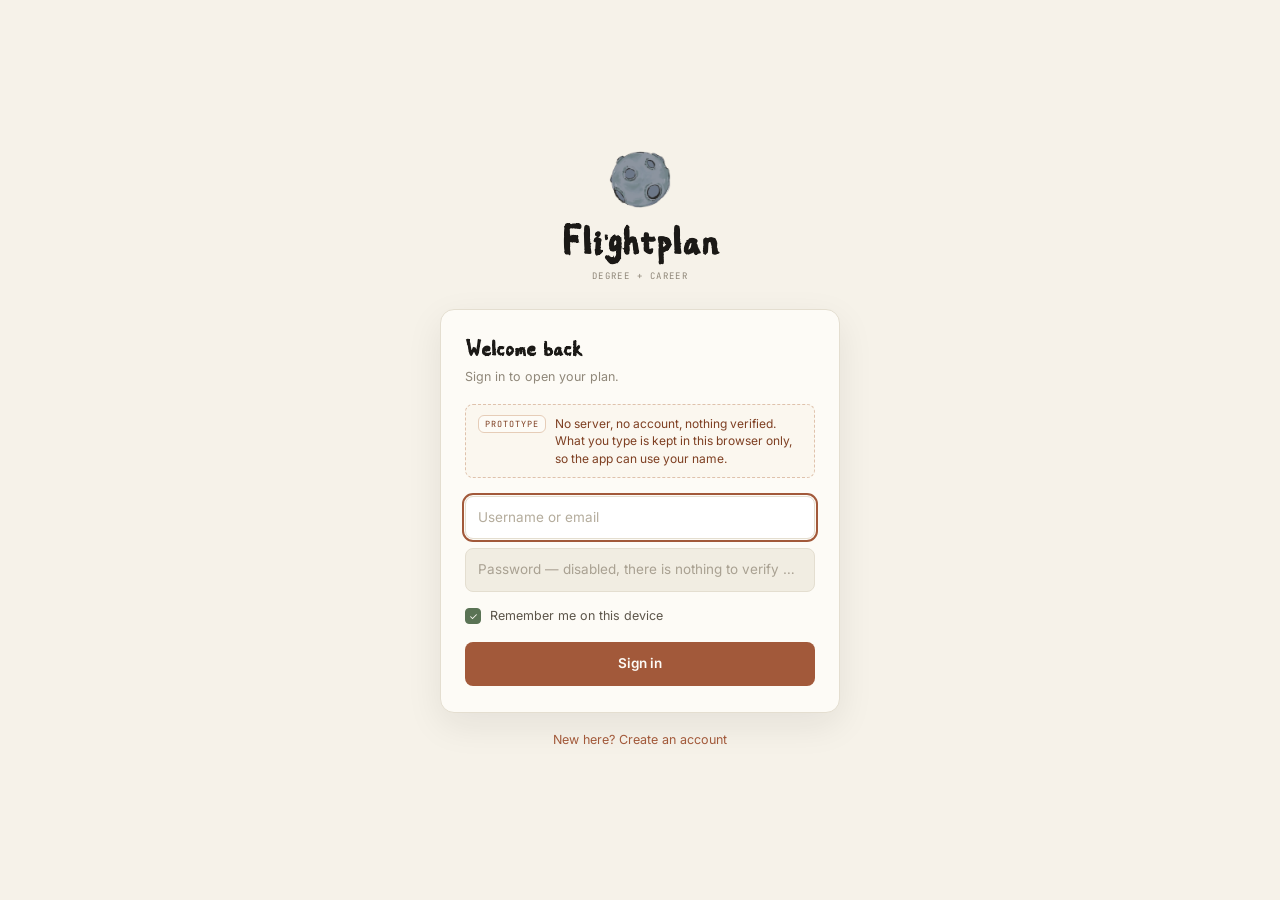
<file: site/index.html>
<!DOCTYPE html>
<html lang="en">
<head>
<meta charset="utf-8">
<meta name="viewport" content="width=device-width, initial-scale=1">
<title>Home · Flightplan</title>
<script>
/* Theme bootstrap. Runs before any stylesheet paints, so a page opened in the
   NYU theme never flashes the default palette first; js/sidebar.js owns the
   toggle and keeps this in sync. */
try {
  if (localStorage.getItem('flightplan.brand') === 'nyu') {
    document.documentElement.setAttribute('data-brand', 'nyu');
    var l = document.createElement('link');
    l.rel = 'stylesheet';
    l.setAttribute('data-nyu-fonts', '');
    l.href = 'https://fonts.googleapis.com/css2?family=Frank+Ruhl+Libre:wght@400;500;700&family=Montserrat:wght@400;500;600;700&display=swap';
    document.head.appendChild(l);
  }
} catch (e) { /* storage blocked: the default theme stands */ }
</script>
<link rel="preconnect" href="https://fonts.googleapis.com">
<link rel="preconnect" href="https://fonts.gstatic.com" crossorigin>
<link href="https://fonts.googleapis.com/css2?family=Caveat:wght@400..700&family=Inter:wght@400;500;600;700&family=Patrick+Hand&family=Playfair+Display:wght@500;600;700&family=Playpen+Sans:wght@400;500&display=swap" rel="stylesheet">
<link rel="stylesheet" href="css/base.css?v=2f6bd6be">
<link rel="stylesheet" href="css/schedule.css?v=1baec03f">
<link rel="stylesheet" href="css/home.css?v=1a6577ec">
</head>
<body class="page-home">

<div class="app">

  <!-- Canonical sidebar — identical on every page (Figma Home frame 388:1275) -->
  <aside class="sidebar">
    <div class="sidebar__brand">
      <img class="sidebar__mark" src="assets/b/brand-rock.webp" alt="" width="40" height="37">
      <p class="sidebar__title">Flightplan</p>
      <p class="sidebar__tagline">DEGREE&nbsp;+&nbsp;CAREER</p>
    </div>
    <!-- Phones (≤ 900px): the three-bar button top right opens the menu. The
         handler is inline on purpose, so the button works even when a phone
         still has an older cached js/sidebar.js. -->
    <button class="sidebar__menu-btn" type="button" aria-expanded="false" aria-label="Open menu"
            onclick="var b=this.closest('.sidebar'),o=!b.classList.contains('is-open');b.classList.toggle('is-open',o);document.body.classList.toggle('nav-open',o);this.setAttribute('aria-expanded',o);this.setAttribute('aria-label',o?'Close menu':'Open menu')"><span></span><span></span><span></span></button>
    <nav class="sidebar__nav">
      <a class="sidebar__link is-active" href="index.html" aria-current="page">Home</a>
      <a class="sidebar__link" href="planner.html">Planner</a>
      <a class="sidebar__link" href="plan.html">Goals</a>
      <a class="sidebar__link" href="career.html">Career</a>
      <a class="sidebar__link" href="alumni.html">Alumni</a>
      <a class="sidebar__link" href="visa.html">Visa</a>
    </nav>
    <!-- THIS TERM (build B §3.4). Seeded values match Home and Profile;
         js/sidebar.js repaints them from the store on load. -->
    <div class="sidebar__term">
      <p class="term__label">THIS TERM</p>
      <p class="term__line"><span data-term-label>Fall 2026</span> · <span data-term-inprog>18</span> <span data-term-unit>credits</span> in progress</p>
      <p class="term__pct"><span class="term__pct-num" data-term-pct>35%</span><span class="term__pct-cap">of the degree</span></p>
      <div class="term__bar">
        <div class="term__bar-done" data-term-bar-done style="width:35%"></div>
        <div class="term__bar-prog" data-term-bar-prog style="width:13%"></div>
      </div>
    </div>
    <div class="sidebar__foot">
      <a class="sidebar__avatar avatar" href="profile.html" aria-label="Your profile">
        <span class="avatar__initials" data-avatar-initials aria-hidden="true">JL</span>
      </a>
    </div>
  </aside>

  <main class="main">

    <section class="semester">
      <div class="semester__head">
        <div class="semester__avatar avatar avatar--lg" data-avatar-initials aria-hidden="true">JL</div>
        <div>
          <h1 class="semester__hello">Welcome back, <span data-identity-first>Jordan</span></h1>
          <!-- Term label and credits come from readTerm() via js/sidebar.js's
               paintSidebar(); the seeded text is the no-JS fallback. -->
          <p class="semester__meta">Sophomore · Computer Science · Class of 2029&nbsp; —&nbsp; <span data-term-label>Fall 2026</span>, <span data-term-inprog>18</span> <span data-term-unit>credits</span> in progress</p>
        </div>
      </div>

      <p class="eyebrow semester__eyebrow">This semester's courses</p>

      <div class="schedule">
        <div class="courses">
          <div class="course course--cs">
            <p class="course__code">CS 210</p>
            <p class="course__name">Data Structures &amp; Algorithms</p>
            <p class="course__credits">4 credits</p>
          </div>
          <div class="course course--math">
            <p class="course__code">MATH 152</p>
            <p class="course__name">Calculus II</p>
            <p class="course__credits">4 credits</p>
          </div>
          <div class="course course--phys">
            <p class="course__code">PHYS 141</p>
            <p class="course__name">Mechanics</p>
            <p class="course__credits">4 credits</p>
          </div>
          <div class="course course--engl">
            <p class="course__code">ENGL 220</p>
            <p class="course__name">Writing</p>
            <p class="course__credits">3 credits</p>
          </div>
          <div class="course course--psy">
            <p class="course__code">PSY 10</p>
            <p class="course__name">Intro to Psych</p>
            <p class="course__credits">3 credits</p>
          </div>
        </div>

        <div class="week">
          <div class="week__rows">
            <div class="week__row" style="top:0px"><span class="week__hour">8 AM</span></div>
            <div class="week__row" style="top:30px"><span class="week__hour">9 AM</span></div>
            <div class="week__row" style="top:59px"><span class="week__hour">10 AM</span></div>
            <div class="week__row" style="top:90px"><span class="week__hour">11 AM</span></div>
            <div class="week__row" style="top:119px"><span class="week__hour">12 PM</span></div>
            <div class="week__row" style="top:149px"><span class="week__hour">1 PM</span></div>
            <div class="week__row" style="top:179px"><span class="week__hour">2 PM</span></div>
            <div class="week__row" style="top:208px"><span class="week__hour">3 PM</span></div>
            <div class="week__row" style="top:239px"><span class="week__hour">4 PM</span></div>
            <div class="week__row" style="top:268px"><span class="week__hour">5 PM</span></div>
            <div class="week__row" style="top:298px"><span class="week__hour">6 PM</span></div>
          </div>

          <div class="week__cols">
            <div class="week__col"></div><div class="week__col"></div><div class="week__col"></div>
            <div class="week__col"></div><div class="week__col"></div><div class="week__col"></div>
            <div class="week__col"></div>
          </div>

          <div class="block block--cs"   style="left:calc(100%/7*1 + 3px);top:60px;height:24px">CS 210</div>
          <div class="block block--cs"   style="left:calc(100%/7*3 + 3px);top:60px;height:24px">CS 210</div>
          <div class="block block--cs"   style="left:calc(100%/7*5 + 3px);top:60px;height:24px">CS 210</div>

          <div class="block block--engl" style="left:calc(100%/7*2 + 3px);top:45px;height:37px">ENGL 220</div>
          <div class="block block--engl" style="left:calc(100%/7*4 + 3px);top:45px;height:37px">ENGL 220</div>

          <div class="block block--phys" style="left:calc(100%/7*1 + 3px);top:149px;height:25px">PHYS 141</div>
          <div class="block block--phys" style="left:calc(100%/7*3 + 3px);top:149px;height:25px">PHYS 141</div>
          <div class="block block--phys" style="left:calc(100%/7*5 + 3px);top:149px;height:25px">PHYS 141</div>

          <div class="block block--math" style="left:calc(100%/7*2 + 3px);top:149px;height:37px">MATH 152</div>
          <div class="block block--math" style="left:calc(100%/7*4 + 3px);top:149px;height:37px">MATH 152</div>

          <div class="block block--psy"  style="left:calc(100%/7*1 + 3px);top:209px;height:24px">PSY 10</div>
          <div class="block block--psy"  style="left:calc(100%/7*3 + 3px);top:209px;height:24px">PSY 10</div>
          <div class="block block--psy"  style="left:calc(100%/7*5 + 3px);top:209px;height:24px">PSY 10</div>

          <div class="week__days">
            <span>Sun</span><span>Mon</span><span>Tue</span><span>Wed</span>
            <span>Thu</span><span>Fri</span><span>Sat</span>
          </div>
        </div>
      </div>
    </section>

    <div class="home-lower">

      <!-- Build B's Saved &amp; Applied. Its stage rail is four flex:1 segments
           spanning the card rather than four fixed 90px blocks, and the note
           sits under the rail instead of beside it — which is what lets the
           whole thing hold together once the pigeon's reserved column is gone. -->
      <section class="pipeline" data-card-link="career.html">
        <p class="pipeline__eyebrow">CAREER</p>
        <h2 class="pipeline__title"><a href="career.html">Saved &amp; Applied</a></h2>

        <article class="appl">
          <div class="appl__head">
            <span class="appl__title">Software Engineering Intern</span>
            <span class="appl__tag appl__tag--interview">INTERVIEW</span>
          </div>
          <p class="appl__meta">Google Inc. · Remote · Apply by Sep 15</p>
          <div class="stages" data-stage="3">
            <div class="stage is-done"><div class="stage__bar"></div><span class="stage__label">SAVED</span></div>
            <div class="stage is-done"><div class="stage__bar"></div><span class="stage__label">APPLIED</span></div>
            <div class="stage is-done"><div class="stage__bar"></div><span class="stage__label">INTERVIEW</span></div>
            <div class="stage"><div class="stage__bar"></div><span class="stage__label">OFFER</span></div>
          </div>
          <p class="appl__note appl__note--alert">Interview in 3 days — prep notes</p>
        </article>

        <article class="appl">
          <div class="appl__head">
            <span class="appl__title">UX Research Assistant</span>
            <span class="appl__tag appl__tag--applied">APPLIED</span>
          </div>
          <p class="appl__meta">Startup · On-site · Apply by Sep 20</p>
          <div class="stages" data-stage="2">
            <div class="stage is-done"><div class="stage__bar"></div><span class="stage__label">SAVED</span></div>
            <div class="stage is-done"><div class="stage__bar"></div><span class="stage__label">APPLIED</span></div>
            <div class="stage"><div class="stage__bar"></div><span class="stage__label">INTERVIEW</span></div>
            <div class="stage"><div class="stage__bar"></div><span class="stage__label">OFFER</span></div>
          </div>
          <p class="appl__note appl__note--warn">No response in 12 days</p>
        </article>

        <article class="appl">
          <div class="appl__head">
            <span class="appl__title">Data Analyst, Summer Program</span>
            <span class="appl__tag appl__tag--saved">SAVED</span>
          </div>
          <p class="appl__meta">Apple · Hybrid · Apply by Oct 1</p>
          <div class="stages" data-stage="1">
            <div class="stage is-done"><div class="stage__bar"></div><span class="stage__label">SAVED</span></div>
            <div class="stage"><div class="stage__bar"></div><span class="stage__label">APPLIED</span></div>
            <div class="stage"><div class="stage__bar"></div><span class="stage__label">INTERVIEW</span></div>
            <div class="stage"><div class="stage__bar"></div><span class="stage__label">OFFER</span></div>
          </div>
          <!-- js/home.js fills this from data-deadline; empty without JS, since
               "Apply by Oct 1" is already true and a baked countdown would rot. -->
          <p class="appl__note" data-deadline="2026-10-01"><span data-deadline-left></span></p>
        </article>

        <a class="pipeline__more" href="career.html">Browse jobs &amp; start-ups →</a>
      </section>

      <section class="goals-panel">
        <h2 class="goals-panel__title">GOALS THIS<br>SEMESTER</h2>
        <hr class="divider">
        <!-- js/home.js replaces the children of [data-goals-list] with the goals
             the student entered in the onboarding quiz when there are any; the
             four seeded rows stay in the markup as the fallback for a student
             who has not taken the quiz and as the no-JS fallback. -->
        <div class="goals-panel__list" data-goals-list>
          <label class="goal-row" data-check-row>
            <input class="check" type="checkbox" data-check="goal-internships">
            <span class="goal-row__label">Apply to 3 internships</span>
          </label>
          <label class="goal-row" data-check-row>
            <input class="check" type="checkbox" data-check="goal-gpa">
            <span class="goal-row__label">4.0 GPA</span>
          </label>
          <label class="goal-row" data-check-row>
            <input class="check" type="checkbox" data-check="goal-fair">
            <span class="goal-row__label">Attend the Fall Career Fair</span>
          </label>
          <label class="goal-row" data-check-row>
            <input class="check" type="checkbox" data-check="goal-math">
            <span class="goal-row__label">Finish MATH 152 with an A+</span>
          </label>
        </div>
        <div class="goals-panel__foot">
          <a class="goals-panel__add" href="plan.html">+ Add a goal</a>
          <button class="goals-panel__quiz" type="button" data-open-quiz>Set these with the pigeon</button>
        </div>
      </section>
    </div>

    <!-- Build B's home visa card. Two things it has that A's did not: the whole
         card is a route into visa.html, and the five status shortcuts below the
         link — the roadmap, documents, rules, CPT balance and SSN — which are
         the reasons a student opens that page in the first place. -->
    <section class="visa-panel" data-card-link="visa.html">
      <p class="visa-panel__eyebrow">FOR INTERNATIONAL STUDENTS</p>
      <h2 class="visa-panel__title"><a href="visa.html">Visa Status</a></h2>

      <div class="visa-cols">
        <div class="visa-col">
          <div class="visa-col__head"><span class="visa-col__dot visa-col__dot--ok"></span><span class="visa-col__label">I-20 STATUS</span></div>
          <p class="visa-col__value">Active — valid through May 2027</p>
        </div>
        <div class="visa-col">
          <div class="visa-col__head"><span class="visa-col__dot visa-col__dot--alert"></span><span class="visa-col__label">CPT / OPT</span></div>
          <p class="visa-col__value">Not yet authorized</p>
        </div>
        <div class="visa-col">
          <div class="visa-col__head"><span class="visa-col__dot visa-col__dot--warn"></span><span class="visa-col__label">ON-CAMPUS WORK</span></div>
          <p class="visa-col__value">Eligible — up to 20 hrs/week</p>
        </div>
      </div>

      <a class="visa-panel__link" href="visa.html">Contact International Student Services →</a>

      <div class="visa-chips">
        <a class="visa-chip" href="visa.html"><span class="visa-chip__dot visa-chip__dot--ok"></span>Visa Roadmap course · 2/7</a>
        <a class="visa-chip" href="visa.html"><span class="visa-chip__dot visa-chip__dot--warn"></span>My documents · 1 renewal due</a>
        <a class="visa-chip" href="visa.html"><span class="visa-chip__dot visa-chip__dot--rule"></span>Know the Rules</a>
        <a class="visa-chip" href="visa.html"><span class="visa-chip__dot visa-chip__dot--warn"></span>CPT used · 4/12 mo</a>
        <a class="visa-chip" href="visa.html"><span class="visa-chip__dot visa-chip__dot--ok"></span>SSN steps</a>
      </div>
    </section>

  </main>
</div>

<!-- pigeon + speech bubble, bottom right of the frame. The bubble is the
     onboarding quiz's re-entry point, so it is a real <button>: js/home.js
     binds every [data-open-quiz] to openQuiz() in js/app.js. -->
<div class="mascot">
  <!-- Sprite sheet, not a still: js/pigeon.js steps background-position at 15fps. -->
  <div id="pigeon-stage" role="img" aria-label="Your pigeon"></div>
</div>

<script type="module" src="js/sidebar.js"></script>
<script type="module" src="js/app.js"></script>
<script type="module" src="js/home.js"></script>
</body>
</html>
</file>
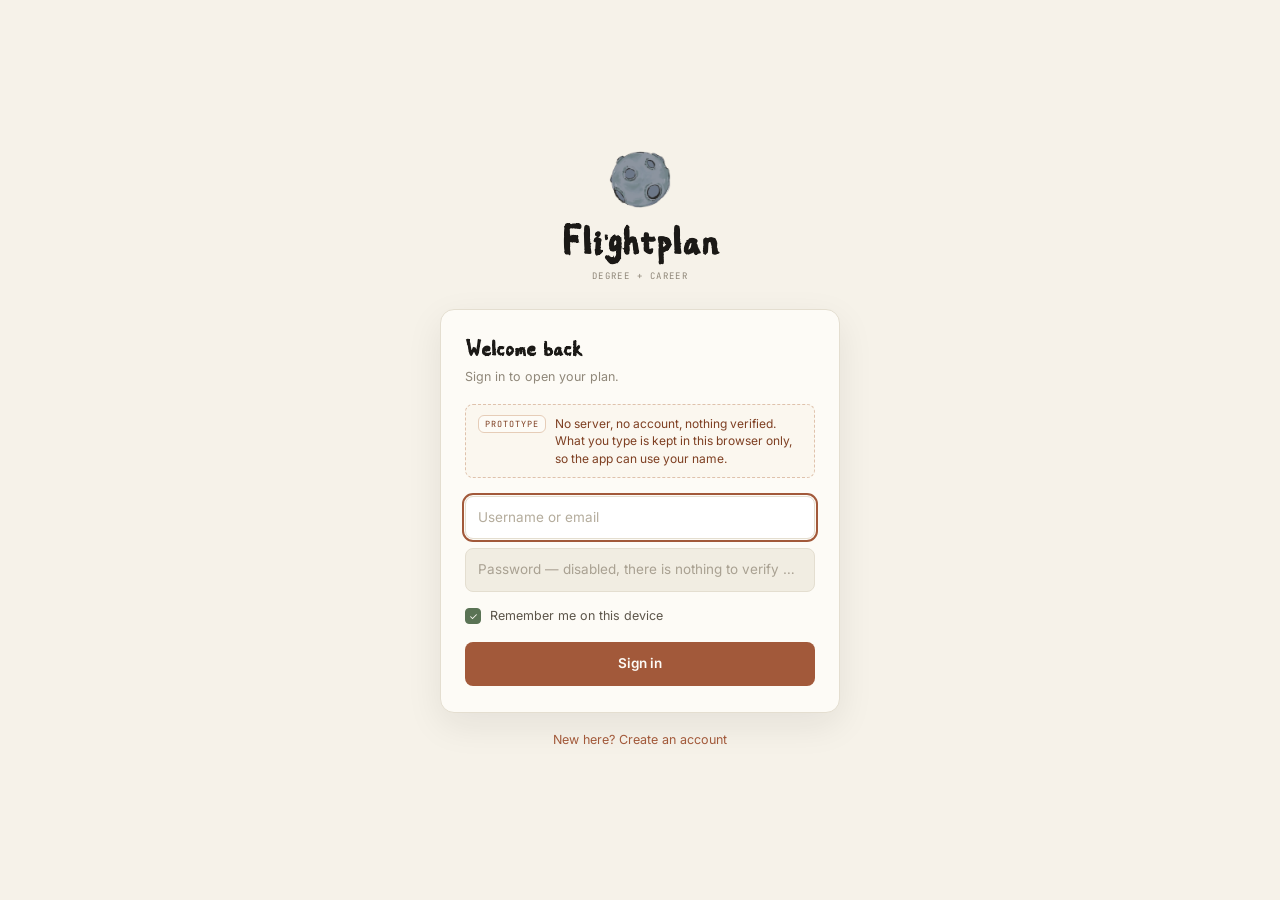
<file: site/alumni.html>
<!DOCTYPE html>
<html lang="en">
<head>
<meta charset="utf-8">
<meta name="viewport" content="width=device-width, initial-scale=1">
<title>Alumni · Flightplan</title>
<script>
/* Theme bootstrap. Runs before any stylesheet paints, so a page opened in the
   NYU theme never flashes the default palette first; js/sidebar.js owns the
   toggle and keeps this in sync. */
try {
  if (localStorage.getItem('flightplan.brand') === 'nyu') {
    document.documentElement.setAttribute('data-brand', 'nyu');
    var l = document.createElement('link');
    l.rel = 'stylesheet';
    l.setAttribute('data-nyu-fonts', '');
    l.href = 'https://fonts.googleapis.com/css2?family=Frank+Ruhl+Libre:wght@400;500;700&family=Montserrat:wght@400;500;600;700&display=swap';
    document.head.appendChild(l);
  }
} catch (e) { /* storage blocked: the default theme stands */ }
</script>
<link rel="preconnect" href="https://fonts.googleapis.com">
<link rel="preconnect" href="https://fonts.gstatic.com" crossorigin>
<link href="https://fonts.googleapis.com/css2?family=Caveat:wght@400..700&family=Inter:wght@400;500;600;700&family=Patrick+Hand&family=Playfair+Display:wght@500;600;700&family=Playpen+Sans:wght@400;500&display=swap" rel="stylesheet">
<link rel="stylesheet" href="css/base.css?v=2f6bd6be">
<link rel="stylesheet" href="css/alumni.css?v=26b7321a">
</head>
<body class="alumni-page">

<div class="app">

  <!-- Canonical sidebar — identical on every page (Figma Home frame 388:1275) -->
  <aside class="sidebar">
    <div class="sidebar__brand">
      <img class="sidebar__mark" src="assets/b/brand-rock.webp" alt="" width="40" height="37">
      <p class="sidebar__title">Flightplan</p>
      <p class="sidebar__tagline">DEGREE&nbsp;+&nbsp;CAREER</p>
    </div>
    <!-- Phones (≤ 900px): the three-bar button top right opens the menu. The
         handler is inline on purpose, so the button works even when a phone
         still has an older cached js/sidebar.js. -->
    <button class="sidebar__menu-btn" type="button" aria-expanded="false" aria-label="Open menu"
            onclick="var b=this.closest('.sidebar'),o=!b.classList.contains('is-open');b.classList.toggle('is-open',o);document.body.classList.toggle('nav-open',o);this.setAttribute('aria-expanded',o);this.setAttribute('aria-label',o?'Close menu':'Open menu')"><span></span><span></span><span></span></button>
    <nav class="sidebar__nav">
      <a class="sidebar__link" href="index.html">Home</a>
      <a class="sidebar__link" href="planner.html">Planner</a>
      <a class="sidebar__link" href="plan.html">Goals</a>
      <a class="sidebar__link" href="career.html">Career</a>
      <a class="sidebar__link is-active" href="alumni.html" aria-current="page">Alumni</a>
      <a class="sidebar__link" href="visa.html">Visa</a>
    </nav>
    <div class="sidebar__term">
      <p class="term__label">THIS TERM</p>
      <p class="term__line"><span data-term-label>Fall 2026</span> · <span data-term-inprog>18</span> <span data-term-unit>credits</span> in progress</p>
      <p class="term__pct"><span class="term__pct-num" data-term-pct>35%</span><span class="term__pct-cap">of the degree</span></p>
      <div class="term__bar">
        <div class="term__bar-done" data-term-bar-done style="width:35%"></div>
        <div class="term__bar-prog" data-term-bar-prog style="width:15%"></div>
      </div>
    </div>
    <div class="sidebar__foot">
      <a class="sidebar__avatar avatar" href="profile.html" aria-label="Your profile">
        <span class="avatar__initials" data-avatar-initials aria-hidden="true">JL</span>
      </a>
    </div>
  </aside>

  <main class="main">

    <!-- 1 · header ---------------------------------------------------------->
    <header class="al-head">
      <div>
        <p class="al-eyebrow">ALUMNI · COFFEE CHATS</p>
        <h1 class="al-head__title">Coffee chats</h1>
        <p class="al-head__sub">Fifteen minutes with someone who has already walked your path.</p>
        <div class="al-stats" id="alStats" aria-live="polite"></div>
      </div>
      <button class="btn btn--sm al-head__cta" type="button" id="alFind">Find someone to talk to</button>
    </header>

    <!-- 2 · search + filters ------------------------------------------------
         One row: the search, the three toggles most students reach for, and a
         Filters button. Major, field, courses and country live in the panel it
         opens, so the page starts with five controls instead of thirty. What is
         switched on shows as removable tags under the row. -->
    <section class="al-box al-search" aria-label="Search alumni">
      <div class="al-search__row">
        <input class="al-search__input" id="alQ" type="search" autocomplete="off"
               placeholder="Search by name, company, role, major, course or topic…"
               aria-label="Search alumni">
        <div class="al-quick" role="group" aria-label="Quick filters">
          <button class="al-chip" type="button" data-flag="open" aria-pressed="false">Open to chat</button>
          <button class="al-chip" type="button" data-flag="visa" aria-pressed="false">Visa path</button>
          <button class="al-chip" type="button" data-flag="country" aria-pressed="false">From my country</button>
        </div>
        <button class="al-filters-btn" type="button" id="alFiltersBtn" aria-expanded="false" aria-controls="alPanel">
          <svg viewBox="0 0 16 16" aria-hidden="true"><path d="M2 4h12M4 8h8M6 12h4" /></svg>
          Filters <span class="al-filters-btn__n" id="alFiltersN" hidden></span>
        </button>
      </div>

      <div class="al-panel" id="alPanel" hidden>
        <div class="al-panel__grid">
          <div class="al-group">
            <span class="al-group__label">MAJOR</span>
            <div class="al-group__chips" id="alMajors"></div>
          </div>
          <div class="al-group">
            <span class="al-group__label">FIELD</span>
            <div class="al-group__chips" id="alFields"></div>
          </div>
          <div class="al-group">
            <span class="al-group__label">COURSES YOU TOOK</span>
            <div class="al-group__chips" id="alCourses"></div>
          </div>
          <div class="al-group">
            <label class="al-group__label" for="alCountry">YOUR HOME COUNTRY</label>
            <div class="al-group__chips">
              <select class="al-country" id="alCountry">
                <option value="">Choose your country…</option>
              </select>
              <span class="al-panel__hint">Used by “From my country”.</span>
            </div>
          </div>
        </div>
        <div class="al-panel__foot">
          <button class="al-search__clear" type="button" id="alPanelClear">Reset these</button>
          <button class="btn btn--sm" type="button" id="alPanelDone">Show alumni</button>
        </div>
      </div>

      <div class="al-tags" id="alTags" hidden></div>

      <div class="al-result-row">
        <p class="al-result" id="alResult" aria-live="polite"></p>
        <button class="al-search__clear" type="button" id="alClear" hidden>Clear all</button>
      </div>
    </section>

    <div class="al-body">

      <!-- 3 · the alumni grid ----------------------------------------------->
      <div class="al-grid" id="alGrid"></div>

      <aside class="al-rail" id="alRail">

        <!-- 4 · your conversations ------------------------------------------>
        <section class="al-box" id="alConvos">
          <h2 class="al-rail__title">Your conversations</h2>
          <div id="alConvoList"></div>
        </section>

        <!-- 5 · before you ask ---------------------------------------------->
        <section class="al-box" id="alPrep">
          <h2 class="al-rail__title">Before you ask</h2>
          <label class="al-prep__item"><input class="check" type="checkbox" data-check="al-prep-read"><span>Read their path</span></label>
          <label class="al-prep__item"><input class="check" type="checkbox" data-check="al-prep-three"><span>Bring three questions</span></label>
          <label class="al-prep__item"><input class="check" type="checkbox" data-check="al-prep-fifteen"><span>Keep to 15 minutes</span></label>
          <label class="al-prep__item"><input class="check" type="checkbox" data-check="al-prep-thanks"><span>Say thanks next day</span></label>
          <p class="al-prep__rule">Referrals: second chat, not the first.</p>
          <!-- The question bank is long, so it folds away until it is wanted. -->
          <details class="al-bank-fold">
            <summary class="al-bank-fold__sum">Question ideas<span class="al-bank-fold__chev" aria-hidden="true"></span></summary>
            <div class="al-bank" id="alBank"></div>
          </details>
        </section>

        <!-- 6 · alumni detail — takes the rail when a card opens ------------->
        <section class="al-box al-detail" id="alDetail" hidden></section>

      </aside>
    </div>

  </main>
</div>

<!-- 7 · request composer ----------------------------------------------------->
<div class="modal-backdrop" id="alCompose">
  <div class="modal al-compose" role="dialog" aria-modal="true" aria-labelledby="alComposeTitle">
    <button class="modal__close" type="button" data-modal-close aria-label="Close">×</button>
    <p class="eyebrow">ASK FOR A COFFEE CHAT</p>
    <h2 class="al-compose__title" id="alComposeTitle">Alum</h2>
    <p class="al-compose__meta" id="alComposeMeta"></p>

    <span class="al-compose__label">WHAT IT'S ABOUT</span>
    <div class="al-purposes" id="alPurposes"></div>

    <label class="al-compose__label" for="alBody">YOUR MESSAGE</label>
    <textarea class="al-compose__body" id="alBody" rows="10" spellcheck="true"></textarea>
    <p class="al-meter" id="alMeter" aria-live="polite"></p>

    <span class="al-compose__label">ADD A QUESTION</span>
    <div class="al-suggest" id="alSuggest"></div>

    <p class="al-compose__note" id="alComposeNote">Flightplan has no outbox, so nothing is sent from here. Copy the message or open it in your mail app, then mark it sent so it shows up in your conversations.</p>

    <div class="al-compose__actions">
      <span class="al-compose__done" id="alDone" role="status" hidden></span>
      <button class="btn btn--sm btn--ghost" type="button" id="alSave">Save draft</button>
      <button class="btn btn--sm btn--ghost" type="button" id="alCopy">Copy</button>
      <a class="btn btn--sm btn--ghost" id="alMail" href="#">Open in mail</a>
      <button class="btn btn--sm" type="button" id="alSend">Mark as sent</button>
    </div>
  </div>
</div>

<script type="module" src="js/sidebar.js"></script>
<script type="module" src="js/app.js"></script>
<script type="module" src="js/alumni.js"></script>
</body>
</html>
</file>
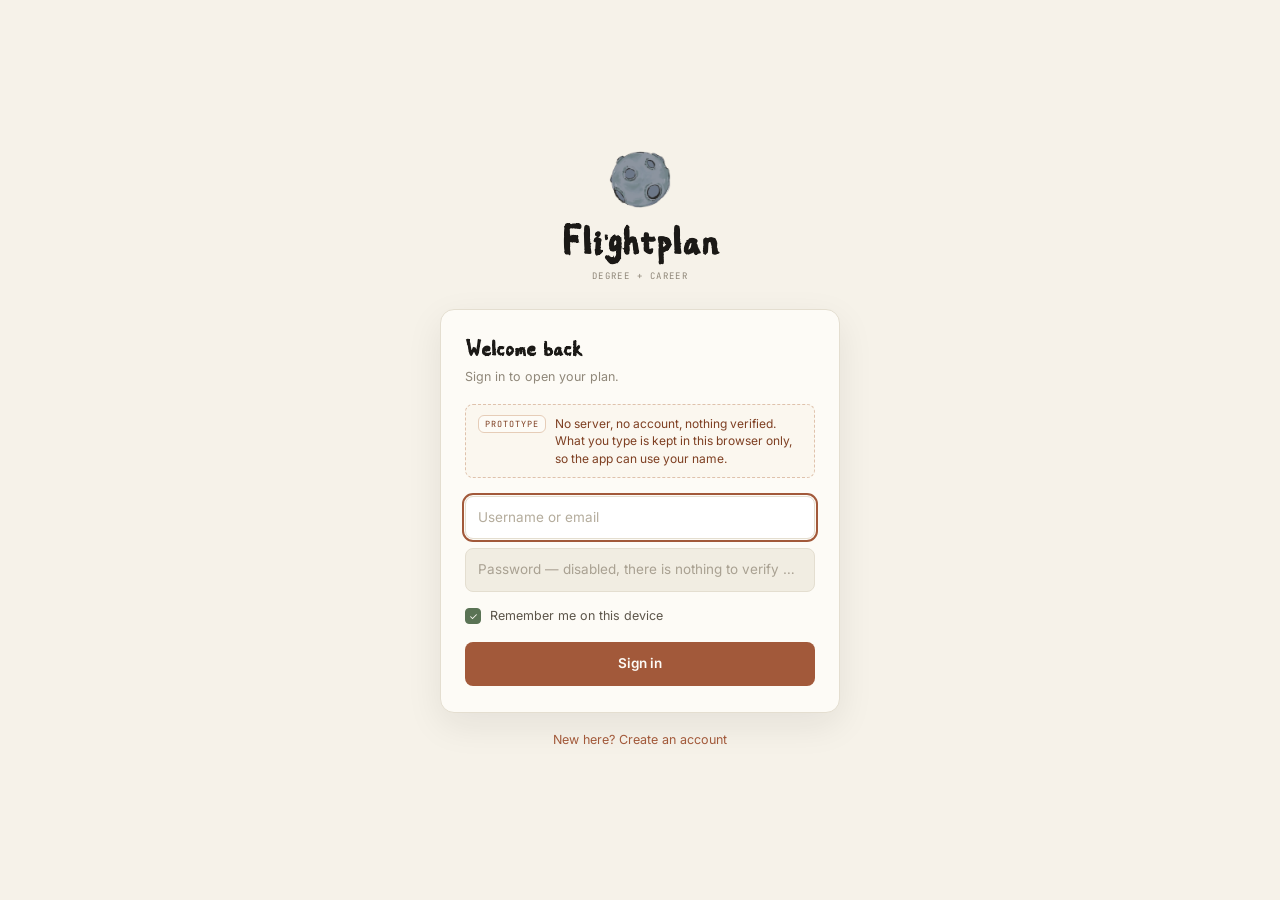
<file: site/career.html>
<!DOCTYPE html>
<html lang="en">
<head>
<meta charset="utf-8">
<meta name="viewport" content="width=device-width, initial-scale=1">
<title>Career · Flightplan</title>
<script>
/* Theme bootstrap. Runs before any stylesheet paints, so a page opened in the
   NYU theme never flashes the default palette first; js/sidebar.js owns the
   toggle and keeps this in sync. */
try {
  if (localStorage.getItem('flightplan.brand') === 'nyu') {
    document.documentElement.setAttribute('data-brand', 'nyu');
    var l = document.createElement('link');
    l.rel = 'stylesheet';
    l.setAttribute('data-nyu-fonts', '');
    l.href = 'https://fonts.googleapis.com/css2?family=Frank+Ruhl+Libre:wght@400;500;700&family=Montserrat:wght@400;500;600;700&display=swap';
    document.head.appendChild(l);
  }
} catch (e) { /* storage blocked: the default theme stands */ }
</script>
<link rel="preconnect" href="https://fonts.googleapis.com">
<link rel="preconnect" href="https://fonts.gstatic.com" crossorigin>
<link href="https://fonts.googleapis.com/css2?family=Caveat:wght@400..700&family=Inter:wght@400;500;600;700&family=Patrick+Hand&family=Playfair+Display:wght@500;600;700&family=Playpen+Sans:wght@400;500&display=swap" rel="stylesheet">
<link rel="stylesheet" href="css/base.css?v=2f6bd6be">
<link rel="stylesheet" href="css/career.css?v=7be994fe">
</head>
<body class="career-page">

<div class="app">

  <!-- Canonical sidebar — identical on every page (Figma Home frame 388:1275) -->
  <aside class="sidebar">
    <div class="sidebar__brand">
      <img class="sidebar__mark" src="assets/b/brand-rock.webp" alt="" width="40" height="37">
      <p class="sidebar__title">Flightplan</p>
      <p class="sidebar__tagline">DEGREE&nbsp;+&nbsp;CAREER</p>
    </div>
    <!-- Phones (≤ 900px): the three-bar button top right opens the menu. The
         handler is inline on purpose, so the button works even when a phone
         still has an older cached js/sidebar.js. -->
    <button class="sidebar__menu-btn" type="button" aria-expanded="false" aria-label="Open menu"
            onclick="var b=this.closest('.sidebar'),o=!b.classList.contains('is-open');b.classList.toggle('is-open',o);document.body.classList.toggle('nav-open',o);this.setAttribute('aria-expanded',o);this.setAttribute('aria-label',o?'Close menu':'Open menu')"><span></span><span></span><span></span></button>
    <nav class="sidebar__nav">
      <a class="sidebar__link" href="index.html">Home</a>
      <a class="sidebar__link" href="planner.html">Planner</a>
      <a class="sidebar__link" href="plan.html">Goals</a>
      <a class="sidebar__link is-active" href="career.html" aria-current="page">Career</a>
      <a class="sidebar__link" href="alumni.html">Alumni</a>
      <a class="sidebar__link" href="visa.html">Visa</a>
    </nav>
    <!-- THIS TERM (build B §3.4). Seeded values are the canonical ones — Fall
         2026, 18 credits in progress, 42 of 120 earned, so the bars read 35%
         done and 15% in progress. js/sidebar.js repaints them from the store on
         load; these are what the page shows with JavaScript off. -->
    <div class="sidebar__term">
      <p class="term__label">THIS TERM</p>
      <p class="term__line"><span data-term-label>Fall 2026</span> · <span data-term-inprog>18</span> <span data-term-unit>credits</span> in progress</p>
      <p class="term__pct"><span class="term__pct-num" data-term-pct>35%</span><span class="term__pct-cap">of the degree</span></p>
      <div class="term__bar">
        <div class="term__bar-done" data-term-bar-done style="width:35%"></div>
        <div class="term__bar-prog" data-term-bar-prog style="width:15%"></div>
      </div>
    </div>
    <div class="sidebar__foot">
      <a class="sidebar__avatar avatar" href="profile.html" aria-label="Your profile">
        <span class="avatar__initials" data-avatar-initials aria-hidden="true">JL</span>
      </a>
    </div>
  </aside>

  <main class="main">

    <section class="career-top">
      <div class="profile-card">
        <div class="profile-card__avatar avatar avatar--lg" data-avatar-initials aria-hidden="true">JL</div>
        <div>
          <!-- js/sidebar.js fills [data-identity-name] on every page; the text
               inside is the seeded fallback for a no-JS load. -->
          <h1 class="profile-card__name" data-identity-name>Jordan Lee</h1>
          <p class="profile-card__meta">
            <span>Carnegie Mellon University · Class of 2029</span>
            <span data-career-credits>42 of 120 credits · 18 in progress</span>
          </p>
        </div>
        <a class="btn profile-card__cta" href="resume.html">Resume →</a>
      </div>

      <!-- The rail keeps a fixed slot in the row; the panel itself fills that slot
           and drops down over the page when expanded, so opening the whole list
           never reflows the grid below it.

           The list is rendered by js/career.js from the bookmarks in the store,
           so saving a listing anywhere on this page lands here. The six items
           seeded below are the same six career.js seeds on a first visit, which
           is what a no-JS load shows. -->
      <div class="saved-rail-slot">
        <div class="saved-rail" id="savedRail">
          <div class="saved-rail__head">
            <p class="eyebrow">SAVED LISTS <span class="saved-rail__count" data-saved-count>6</span></p>
            <button class="saved-rail__toggle" id="savedExpand" type="button"
                    aria-controls="savedList" aria-expanded="false"
                    aria-label="Show the whole saved list">
              <img class="icon-expand" src="assets/arrow-down-24.svg" alt="">
              <img class="icon-collapse" src="assets/minimize.svg" alt="">
            </button>
          </div>
          <div class="saved-rail__list" id="savedList">
            <button class="saved-rail__item" type="button" data-tone="peach" data-saved-ref="job-3">
              <span class="saved-rail__title">Product Design Intern</span>
              <span class="saved-rail__sub">Fielding Studio · Remote (US)</span>
            </button>
            <button class="saved-rail__item" type="button" data-tone="sage" data-saved-ref="job-2">
              <span class="saved-rail__title">Undergraduate Research Assistant, Human-Robot Interaction</span>
              <span class="saved-rail__sub">Robotics Institute, Carnegie Mellon · Newell-Simon Hall</span>
            </button>
            <button class="saved-rail__item" type="button" data-tone="peach" data-saved-ref="job-5">
              <span class="saved-rail__title">Data Science Intern, Summer 2027</span>
              <span class="saved-rail__sub">Northwind Data · Pittsburgh, PA</span>
            </button>
            <button class="saved-rail__item" type="button" data-tone="sage" data-saved-ref="job-4">
              <span class="saved-rail__title">Teaching Assistant, 15-122</span>
              <span class="saved-rail__sub">School of Computer Science · Gates Hillman Center</span>
            </button>
            <button class="saved-rail__item" type="button" data-tone="peach" data-saved-ref="job-7">
              <span class="saved-rail__title">UX Research Intern</span>
              <span class="saved-rail__sub">Meridian Studio · Remote</span>
            </button>
            <button class="saved-rail__item" type="button" data-tone="sage" data-saved-ref="startup-duolingo">
              <span class="saved-rail__title">Duolingo</span>
              <span class="saved-rail__sub">EdTech · Pre-seed · 2 open roles</span>
            </button>
          </div>
          <p class="saved-rail__empty" id="savedEmpty" hidden>Nothing saved yet — tap the bookmark on any listing and it lands here.</p>
        </div>
      </div>
    </section>

    <div class="career-tools">
      <button class="expand-toggle" id="expandToggle" type="button"
              aria-controls="jobs" aria-pressed="false" aria-expanded="false"
              aria-label="Expand the listings grid">
        <img class="icon-expand" src="assets/expand.svg" alt="">
        <img class="icon-collapse" src="assets/minimize.svg" alt="">
      </button>
      <div class="filters" id="filters">
        <button class="filter" type="button" data-cat="internship" aria-pressed="false">INTERNSHIP</button>
        <button class="filter" type="button" data-cat="research" aria-pressed="false">RESEARCH</button>
        <button class="filter" type="button" data-cat="oncampus" aria-pressed="false">ON-CAMPUS</button>
        <button class="filter" type="button" data-cat="newgrad" aria-pressed="false">NEW GRAD</button>
      </div>
    </div>

    <div class="career-body" id="careerBody">

      <!-- 16 listings; the first 8 show in the compact grid, all 16 when expanded.
           Each card carries its own record in data-*: the face of the card is the
           markup, the detail pane reads the rest. `data-detail` splits on a blank
           line, the same convention the start-up cards below already use, and
           `data-visa` is present only on the four listings that carry the ! flag. -->
      <div class="jobs scroll" id="jobs">
        <article class="job" data-cat="internship" tabindex="0" data-job="job-1"
                 data-term="Summer 2027 · 12 weeks · Full-time"
                 data-pay="$46 / hour + housing stipend"
                 data-deadline="Applications close 14 November 2026"
                 data-skills="C++|Python|ROS 2|Linux"
                 data-visa="This employer lists the role as limited to US persons under export-control rules. Ask the Office of International Education before you spend time on the application."
                 data-detail="Northgate builds the autonomy stack for warehouse robots — perception, planning, and the fleet software that keeps four hundred of them from arguing in an aisle.&#10;&#10;Interns own one scoped piece of the stack for the summer and demo it to the whole engineering team in August. Past projects include a replay tool for failed picks and the calibration routine now shipping on every unit.">
          <div class="job__body">
            <div class="job__top">
              <span class="tag tag--internship">INTERNSHIP</span>
              <div class="job__actions">
                <span class="job__warn" title="Visa restrictions apply">!</span>
                <button class="bookmark" data-bookmark="job-1" aria-label="Save listing"><img src="assets/bookmark.svg" alt=""></button>
              </div>
            </div>
            <h3 class="job__title">Software Engineering Intern, Summer 2027</h3>
            <p class="job__company">Northgate Robotics</p>
            <p class="job__loc"><img src="assets/location-dot.svg" alt="">Pittsburgh, PA · On-site</p>
          </div>
        </article>

        <article class="job" data-cat="research" tabindex="0" data-job="job-2"
                 data-term="Fall 2026 · 10 hrs / week · Term-time"
                 data-pay="$17.50 / hour, or 9 units of research credit"
                 data-deadline="Rolling — the lab reviews applications every two weeks"
                 data-skills="Python|Study design|Statistics|Technical writing"
                 data-visa="On-campus research counts toward the 20 hours a week F-1 students may work during term. Take it for credit instead if you are already at the cap."
                 data-detail="The lab studies how people hand tasks back and forth with robots that get things wrong. You would run participant sessions in the study room, code video, and help clean up the dataset behind two papers going out in the spring.&#10;&#10;No robotics background needed — the group has taken students from psychology, design and statistics. Two semesters is the usual commitment, and second-semester assistants are normally listed as authors.">
          <div class="job__body">
            <div class="job__top">
              <span class="tag tag--research">RESEARCH</span>
              <div class="job__actions">
                <span class="job__warn" title="Visa restrictions apply">!</span>
                <button class="bookmark" data-bookmark="job-2" aria-label="Save listing"><img src="assets/bookmark.svg" alt=""></button>
              </div>
            </div>
            <h3 class="job__title">Undergraduate Research Assistant, Human-Robot Interaction</h3>
            <p class="job__company">Robotics Institute, Carnegie Mellon</p>
            <p class="job__loc"><img src="assets/location-dot.svg" alt="">Newell-Simon Hall · On-campus</p>
          </div>
        </article>

        <article class="job" data-cat="internship" tabindex="0" data-job="job-3"
                 data-term="Summer 2027 · 10 weeks · Full-time"
                 data-pay="$32 / hour"
                 data-deadline="Applications close 5 December 2026"
                 data-skills="Figma|Prototyping|User interviews|Design systems"
                 data-detail="Fielding is an eleven-person product studio that works with municipal clients — transit apps, benefits portals, the kind of software people have to use rather than want to use.&#10;&#10;You would sit on one client team for the summer alongside a senior designer, from research through shipped screens. The studio runs a public critique every Thursday and interns present twice.">
          <div class="job__body">
            <div class="job__top">
              <span class="tag tag--internship">INTERNSHIP</span>
              <div class="job__actions">
                <button class="bookmark" data-bookmark="job-3" aria-label="Save listing"><img src="assets/bookmark.svg" alt=""></button>
              </div>
            </div>
            <h3 class="job__title">Product Design Intern</h3>
            <p class="job__company">Fielding Studio</p>
            <p class="job__loc"><img src="assets/location-dot.svg" alt="">Remote (US) · Eastern hours</p>
          </div>
        </article>

        <article class="job" data-cat="oncampus" tabindex="0" data-job="job-4"
                 data-term="Spring 2027 · 8–10 hrs / week"
                 data-pay="$16 / hour"
                 data-deadline="Apply by 1 December 2026 for the spring roster"
                 data-skills="C|Contracts and invariants|Small-group teaching"
                 data-detail="Run one recitation section of about twenty students, hold two office hours a week, and grade written homework with the rest of the course staff.&#10;&#10;You need a B or better in the course and the coordinator's sign-off. TAs meet Monday afternoons to walk through the week's material before they teach it.">
          <div class="job__body">
            <div class="job__top">
              <span class="tag tag--oncampus">ON-CAMPUS</span>
              <div class="job__actions">
                <button class="bookmark" data-bookmark="job-4" aria-label="Save listing"><img src="assets/bookmark.svg" alt=""></button>
              </div>
            </div>
            <h3 class="job__title">Teaching Assistant, 15-122 Principles of Imperative Computation</h3>
            <p class="job__company">School of Computer Science</p>
            <p class="job__loc"><img src="assets/location-dot.svg" alt="">Gates Hillman Center · On-campus</p>
          </div>
        </article>

        <article class="job" data-cat="internship" tabindex="0" data-job="job-5"
                 data-term="Summer 2027 · 12 weeks · Full-time"
                 data-pay="$41 / hour"
                 data-deadline="First-round interviews start 20 October 2026"
                 data-skills="Python|SQL|pandas|Experiment design"
                 data-detail="Northwind builds forecasting tools for regional utilities — how much power a county draws on the coldest morning of the year, and what happens when a substation goes down.&#10;&#10;The intern project each summer is a real model handed to a real customer team. You get a mentor, a dataset, and a demo slot at the end-of-summer review.">
          <div class="job__body">
            <div class="job__top">
              <span class="tag tag--internship">INTERNSHIP</span>
              <div class="job__actions">
                <button class="bookmark" data-bookmark="job-5" aria-label="Save listing"><img src="assets/bookmark.svg" alt=""></button>
              </div>
            </div>
            <h3 class="job__title">Data Science Intern, Summer 2027</h3>
            <p class="job__company">Northwind Data</p>
            <p class="job__loc"><img src="assets/location-dot.svg" alt="">Pittsburgh, PA · Hybrid, 3 days on-site</p>
          </div>
        </article>

        <article class="job" data-cat="newgrad" tabindex="0" data-job="job-6"
                 data-term="Full-time · Starts July 2027"
                 data-pay="$158,000 base + equity"
                 data-deadline="Applications close 30 September 2026"
                 data-skills="Go|Distributed systems|Kubernetes|On-call"
                 data-detail="Harborlight runs the inference platform a few hundred smaller AI products are built on. Engineering is forty people and the new-grad cohort is six.&#10;&#10;New grads spend six weeks rotating through platform, serving and reliability before picking a team. The company files H-1B petitions for the cohort and has sponsored every eligible hire since 2024.">
          <div class="job__body">
            <div class="job__top">
              <span class="tag tag--newgrad">NEW GRAD</span>
              <div class="job__actions">
                <button class="bookmark" data-bookmark="job-6" aria-label="Save listing"><img src="assets/bookmark.svg" alt=""></button>
              </div>
            </div>
            <h3 class="job__title">Software Engineer, New Grad (2027 start)</h3>
            <p class="job__company">Harborlight AI</p>
            <p class="job__loc"><img src="assets/location-dot.svg" alt="">San Francisco, CA · On-site</p>
          </div>
        </article>

        <article class="job" data-cat="internship" tabindex="0" data-job="job-7"
                 data-term="Summer 2027 · 10 weeks · 30 hrs / week"
                 data-pay="$28 / hour"
                 data-deadline="Rolling until filled"
                 data-skills="Interviewing|Usability testing|Synthesis|Note discipline"
                 data-detail="Meridian is a six-person research and strategy studio working mostly with health and education clients. Everything is remote and everything is written down.&#10;&#10;You would run interviews, keep the research repository honest, and write the summaries that go to clients. A good first research job — the studio expects to teach the method, not to receive it.">
          <div class="job__body">
            <div class="job__top">
              <span class="tag tag--internship">INTERNSHIP</span>
              <div class="job__actions">
                <button class="bookmark" data-bookmark="job-7" aria-label="Save listing"><img src="assets/bookmark.svg" alt=""></button>
              </div>
            </div>
            <h3 class="job__title">UX Research Intern</h3>
            <p class="job__company">Meridian Studio</p>
            <p class="job__loc"><img src="assets/location-dot.svg" alt="">Remote · Flexible hours</p>
          </div>
        </article>

        <article class="job" data-cat="internship" tabindex="0" data-job="job-8"
                 data-term="Summer 2027 · 10 weeks · Full-time"
                 data-pay="$62 / hour + housing"
                 data-deadline="Applications close 3 October 2026"
                 data-skills="Probability|Python|C++|Time-series"
                 data-detail="A systematic trading desk of about ninety people. The internship is a single research question, assigned in week one and defended in week ten.&#10;&#10;Expect a probability-heavy loop: two technical phone screens, then a day on-site. The desk hires roughly a third of its interns back as new grads.">
          <div class="job__body">
            <div class="job__top">
              <span class="tag tag--internship">INTERNSHIP</span>
              <div class="job__actions">
                <button class="bookmark" data-bookmark="job-8" aria-label="Save listing"><img src="assets/bookmark.svg" alt=""></button>
              </div>
            </div>
            <h3 class="job__title">Quantitative Research Intern</h3>
            <p class="job__company">Kettleman Capital</p>
            <p class="job__loc"><img src="assets/location-dot.svg" alt="">New York, NY · On-site</p>
          </div>
        </article>

        <article class="job" data-cat="internship" tabindex="0" data-job="job-9"
                 data-term="Summer 2027 · 12 weeks · Full-time"
                 data-pay="$38 / hour"
                 data-deadline="Applications close 21 November 2026"
                 data-skills="Oscilloscopes|Python|Test automation|Soldering"
                 data-visa="The posting requires US citizenship for ITAR-controlled work, so international students are not eligible. It is listed here so you can rule it out early rather than late."
                 data-detail="Allegheny builds avionics test rigs for small satellite launchers. The validation team is the last set of eyes before a board flies.&#10;&#10;Interns write and run test plans against real flight hardware, in a lab with a strict badge policy and no personal devices.">
          <div class="job__body">
            <div class="job__top">
              <span class="tag tag--internship">INTERNSHIP</span>
              <div class="job__actions">
                <span class="job__warn" title="Visa restrictions apply">!</span>
                <button class="bookmark" data-bookmark="job-9" aria-label="Save listing"><img src="assets/bookmark.svg" alt=""></button>
              </div>
            </div>
            <h3 class="job__title">Hardware Validation Intern</h3>
            <p class="job__company">Allegheny Aerospace</p>
            <p class="job__loc"><img src="assets/location-dot.svg" alt="">Pittsburgh, PA · On-site</p>
          </div>
        </article>

        <article class="job" data-cat="research" tabindex="0" data-job="job-10"
                 data-term="Spring 2027 · 15 hrs / week"
                 data-pay="$24 / hour"
                 data-deadline="Applications close 12 January 2027"
                 data-skills="Python|R|Genomics|Snakemake"
                 data-visa="Off-campus employment, so F-1 students need CPT approved before the first day. The request takes about two weeks through the Office of International Education — start it before you interview."
                 data-detail="Sandcastle is a fourteen-person company reading tumour samples for regional hospitals. The research team sits between the wet lab and the clinicians.&#10;&#10;You would maintain the variant-calling pipeline and help write the methods sections. It is a common route into a computational biology PhD — three of the last four assistants went on to one.">
          <div class="job__body">
            <div class="job__top">
              <span class="tag tag--research">RESEARCH</span>
              <div class="job__actions">
                <span class="job__warn" title="Visa restrictions apply">!</span>
                <button class="bookmark" data-bookmark="job-10" aria-label="Save listing"><img src="assets/bookmark.svg" alt=""></button>
              </div>
            </div>
            <h3 class="job__title">Research Assistant, Computational Biology</h3>
            <p class="job__company">Sandcastle Bio</p>
            <p class="job__loc"><img src="assets/location-dot.svg" alt="">Pittsburgh, PA · Hybrid</p>
          </div>
        </article>

        <article class="job" data-cat="internship" tabindex="0" data-job="job-11"
                 data-term="Summer 2027 · 12 weeks · Full-time"
                 data-pay="$36 / hour"
                 data-deadline="Applications close 15 January 2027"
                 data-skills="TypeScript|React|Accessibility|Testing"
                 data-detail="Lantern builds the scheduling software community clinics use to book interpreters alongside appointments. Accessibility is not a nice-to-have here; it is the product.&#10;&#10;Interns ship to production in the first two weeks and pair daily. The team is eight engineers across four time zones and everything happens in pull requests.">
          <div class="job__body">
            <div class="job__top">
              <span class="tag tag--internship">INTERNSHIP</span>
              <div class="job__actions">
                <button class="bookmark" data-bookmark="job-11" aria-label="Save listing"><img src="assets/bookmark.svg" alt=""></button>
              </div>
            </div>
            <h3 class="job__title">Front-End Engineering Intern</h3>
            <p class="job__company">Lantern Health</p>
            <p class="job__loc"><img src="assets/location-dot.svg" alt="">Remote (US)</p>
          </div>
        </article>

        <article class="job" data-cat="oncampus" tabindex="0" data-job="job-12"
                 data-term="Fall 2026 · 6–8 hrs / week"
                 data-pay="$15.50 / hour"
                 data-deadline="Rolling — training runs at the start of each month"
                 data-skills="Introductory calculus or programming|Patience|Reliable scheduling"
                 data-detail="One-to-one tutoring for first- and second-year courses, mostly calculus and introductory programming, booked in one-hour slots.&#10;&#10;Tutors do a six-hour training before their first session and are observed once a term. It is the easiest schedule on this list to fit around a heavy course load.">
          <div class="job__body">
            <div class="job__top">
              <span class="tag tag--oncampus">ON-CAMPUS</span>
              <div class="job__actions">
                <button class="bookmark" data-bookmark="job-12" aria-label="Save listing"><img src="assets/bookmark.svg" alt=""></button>
              </div>
            </div>
            <h3 class="job__title">Peer Tutor, Academic Development</h3>
            <p class="job__company">Student Academic Success Center</p>
            <p class="job__loc"><img src="assets/location-dot.svg" alt="">Cyert Hall · On-campus</p>
          </div>
        </article>

        <article class="job" data-cat="newgrad" tabindex="0" data-job="job-13"
                 data-term="Full-time · Starts August 2027"
                 data-pay="$132,000 base + bonus"
                 data-deadline="Applications close 10 October 2026"
                 data-skills="Written communication|SQL|Prioritisation|Customer interviews"
                 data-detail="Trellis sells the back office behind about nine thousand independent online shops — inventory, returns, and the tax paperwork nobody wants to think about.&#10;&#10;The APM programme runs two years across three rotations, each on a different product line, with a written case study in place of a whiteboard interview. Cohort size is eight.">
          <div class="job__body">
            <div class="job__top">
              <span class="tag tag--newgrad">NEW GRAD</span>
              <div class="job__actions">
                <button class="bookmark" data-bookmark="job-13" aria-label="Save listing"><img src="assets/bookmark.svg" alt=""></button>
              </div>
            </div>
            <h3 class="job__title">Associate Product Manager, 2027 Cohort</h3>
            <p class="job__company">Trellis Commerce</p>
            <p class="job__loc"><img src="assets/location-dot.svg" alt="">Seattle, WA · Hybrid</p>
          </div>
        </article>

        <article class="job" data-cat="internship" tabindex="0" data-job="job-14"
                 data-term="Summer 2027 · 12 weeks · Full-time"
                 data-pay="$35 / hour"
                 data-deadline="Applications close 6 February 2027"
                 data-skills="C|RTOS|CAN bus|Git"
                 data-detail="Iron City retrofits electric drivetrains into delivery vans. Twenty-two people, one workshop in Lawrenceville, and a lot of vehicles up on jacks.&#10;&#10;The intern owns firmware for one subsystem — last summer it was the battery-monitor board — and rides along on road tests. A driving licence helps but is not required.">
          <div class="job__body">
            <div class="job__top">
              <span class="tag tag--internship">INTERNSHIP</span>
              <div class="job__actions">
                <button class="bookmark" data-bookmark="job-14" aria-label="Save listing"><img src="assets/bookmark.svg" alt=""></button>
              </div>
            </div>
            <h3 class="job__title">Embedded Systems Intern</h3>
            <p class="job__company">Iron City Motion</p>
            <p class="job__loc"><img src="assets/location-dot.svg" alt="">Pittsburgh, PA · On-site</p>
          </div>
        </article>

        <article class="job" data-cat="research" tabindex="0" data-job="job-15"
                 data-term="Fall 2026 · 12 hrs / week"
                 data-pay="$18 / hour, or department research credit"
                 data-deadline="Rolling — two positions open this term"
                 data-skills="Lab safety training|Python|Electrochemistry|Careful notes"
                 data-detail="The group tests solid electrolytes that do not catch fire. You would run cell assembly and cycling experiments and keep the data notebook the whole group works from.&#10;&#10;Training takes about three weeks before you are on the instruments alone. Students who stay a full year usually present at the spring undergraduate research symposium.">
          <div class="job__body">
            <div class="job__top">
              <span class="tag tag--research">RESEARCH</span>
              <div class="job__actions">
                <button class="bookmark" data-bookmark="job-15" aria-label="Save listing"><img src="assets/bookmark.svg" alt=""></button>
              </div>
            </div>
            <h3 class="job__title">Undergraduate Researcher, Energy Storage Materials</h3>
            <p class="job__company">Dept. of Materials Science &amp; Engineering</p>
            <p class="job__loc"><img src="assets/location-dot.svg" alt="">Wean Hall · On-campus</p>
          </div>
        </article>

        <article class="job" data-cat="oncampus" tabindex="0" data-job="job-16"
                 data-term="Fall 2026 · 8 hrs / week, evenings"
                 data-pay="$15 / hour"
                 data-deadline="Apply by 19 September 2026"
                 data-skills="Shop safety certification|Laser cutter|3D printing|Helping strangers"
                 data-detail="Keep the fabrication lab running through evening hours: sign people in, run the laser-cutter queue, and stop the printers being left in a state.&#10;&#10;You need the shop safety certification, which the college runs twice a term and pays you to attend. Good hours if your classes are all in the morning.">
          <div class="job__body">
            <div class="job__top">
              <span class="tag tag--oncampus">ON-CAMPUS</span>
              <div class="job__actions">
                <button class="bookmark" data-bookmark="job-16" aria-label="Save listing"><img src="assets/bookmark.svg" alt=""></button>
              </div>
            </div>
            <h3 class="job__title">Studio Assistant, Fabrication Lab</h3>
            <p class="job__company">College of Fine Arts</p>
            <p class="job__loc"><img src="assets/location-dot.svg" alt="">Margaret Morrison · On-campus</p>
          </div>
        </article>
      </div>

      <section class="startups" id="startups">
        <div class="startups__head">
          <h2 class="startups__title">ALUM-FOUNDED COMPANIES</h2>
          <button class="icon-btn startups__back" id="startupsBack" type="button"
                  aria-controls="startupsWide" aria-expanded="false"
                  aria-label="Open the full start-up directory">
            <img src="assets/arrow-up.svg" alt="">
          </button>
        </div>

        <div class="startups__body">
        <div class="startups__list scroll" id="startupsList">
          <article class="startup" tabindex="0" data-startup="duolingo"
                   data-detail="Duolingo was founded in Pittsburgh in 2011 by Carnegie Mellon professor Luis von Ahn and Severin Hacker, and teaches dozens of languages through short daily lessons. It has been a public company since 2021 and still runs its headquarters here.&#10;&#10;Student roles sit with the learning and platform teams: you take one scoped piece of the product, ship it behind an experiment, and see what it does to real learner data.">
            <div class="startup__row">
              <div class="startup__logo" aria-hidden="true">DL</div>
              <div style="flex:1 1 auto;min-width:0">
                <h3 class="startup__name">Duolingo</h3>
                <p class="startup__meta">Consumer software · Pittsburgh, PA · 3 student roles</p>
              </div>
              <button class="bookmark" data-bookmark="startup-duolingo" aria-label="Save Duolingo"><img src="assets/bookmark.svg" alt=""></button>
            </div>
            <p class="startup__blurb">The language-learning app, started at Carnegie Mellon and still headquartered in Pittsburgh.</p>
            <div class="startup__foot">
              <button class="startup__mail" type="button" data-modal="messageStartup" data-message="duolingo" aria-label="Message Duolingo"><img src="assets/mail.svg" alt=""></button>
              <button class="btn btn--sm btn--ghost" type="button" data-modal="messageStartup" data-message="duolingo">Message</button>
              <button class="btn btn--sm startup__apply" type="button" data-apply="duolingo">Apply →</button>
            </div>
          </article>
          <article class="startup" tabindex="0" data-startup="astrobotic"
                   data-detail="Astrobotic was founded in 2007 by Carnegie Mellon robotics professor Red Whittaker to deliver payloads to the Moon. It builds landers, rovers and the flight software behind them, and works under NASA delivery contracts out of its Pittsburgh headquarters.&#10;&#10;Student roles are hands-on and on-site: flight software testing, avionics bring-up, and time in the high bay next to hardware that is actually going to fly.">
            <div class="startup__row">
              <div class="startup__logo" aria-hidden="true">AB</div>
              <div style="flex:1 1 auto;min-width:0">
                <h3 class="startup__name">Astrobotic Technology</h3>
                <p class="startup__meta">Space robotics · Pittsburgh, PA · 3 student roles</p>
              </div>
              <button class="bookmark" data-bookmark="startup-astrobotic" aria-label="Save Astrobotic Technology"><img src="assets/bookmark.svg" alt=""></button>
            </div>
            <p class="startup__blurb">Lunar landers and rovers, built on the North Side by a Carnegie Mellon robotics spin-out.</p>
            <div class="startup__foot">
              <button class="startup__mail" type="button" data-modal="messageStartup" data-message="astrobotic" aria-label="Message Astrobotic Technology"><img src="assets/mail.svg" alt=""></button>
              <button class="btn btn--sm btn--ghost" type="button" data-modal="messageStartup" data-message="astrobotic">Message</button>
              <button class="btn btn--sm startup__apply" type="button" data-apply="astrobotic">Apply →</button>
            </div>
          </article>
          <article class="startup" tabindex="0" data-startup="aurora"
                   data-detail="Aurora was founded in 2017 by Chris Urmson, Sterling Anderson and Drew Bagnell — two of them with Carnegie Mellon robotics roots — and builds the self-driving system behind long-haul trucking on Texas highways. Pittsburgh is one of its main engineering sites.&#10;&#10;Student roles run in perception and simulation: you work on one part of the stack, measure it against logged miles, and defend the numbers in a review.">
            <div class="startup__row">
              <div class="startup__logo" aria-hidden="true">AU</div>
              <div style="flex:1 1 auto;min-width:0">
                <h3 class="startup__name">Aurora Innovation</h3>
                <p class="startup__meta">Self-driving · Pittsburgh, PA · 2 student roles</p>
              </div>
              <button class="bookmark" data-bookmark="startup-aurora" aria-label="Save Aurora Innovation"><img src="assets/bookmark.svg" alt=""></button>
            </div>
            <p class="startup__blurb">Self-driving trucks, from a team that came out of Carnegie Mellon robotics.</p>
            <div class="startup__foot">
              <button class="startup__mail" type="button" data-modal="messageStartup" data-message="aurora" aria-label="Message Aurora Innovation"><img src="assets/mail.svg" alt=""></button>
              <button class="btn btn--sm btn--ghost" type="button" data-modal="messageStartup" data-message="aurora">Message</button>
              <button class="btn btn--sm startup__apply" type="button" data-apply="aurora">Apply →</button>
            </div>
          </article>
          <article class="startup" tabindex="0" data-startup="skild"
                   data-detail="Skild AI was founded in 2023 by Carnegie Mellon professors Deepak Pathak and Abhinav Gupta to build a single model that can drive many different robots, rather than one policy per machine. The company is based in Pittsburgh.&#10;&#10;Student roles are research-shaped: collect and clean robot data, run training jobs, and write up what moved the benchmark and what did not.">
            <div class="startup__row">
              <div class="startup__logo" aria-hidden="true">SK</div>
              <div style="flex:1 1 auto;min-width:0">
                <h3 class="startup__name">Skild AI</h3>
                <p class="startup__meta">Robotics AI · Pittsburgh, PA · 2 student roles</p>
              </div>
              <button class="bookmark" data-bookmark="startup-skild" aria-label="Save Skild AI"><img src="assets/bookmark.svg" alt=""></button>
            </div>
            <p class="startup__blurb">General-purpose robot brains, founded by two Carnegie Mellon robotics professors.</p>
            <div class="startup__foot">
              <button class="startup__mail" type="button" data-modal="messageStartup" data-message="skild" aria-label="Message Skild AI"><img src="assets/mail.svg" alt=""></button>
              <button class="btn btn--sm btn--ghost" type="button" data-modal="messageStartup" data-message="skild">Message</button>
              <button class="btn btn--sm startup__apply" type="button" data-apply="skild">Apply →</button>
            </div>
          </article>
        </div>

        <!-- The swipe-over directory view. The skeleton below never changes
             shape — the sweep staggers this block's top-level children, so
             js/career.js refills the inner text and rows rather than rebuilding
             them. Seeded with the Duolingo record, which is the one a no-JS
             load shows and the one selected when the directory opens cold. -->
        <div class="startups__wide scroll" id="startupsWide">
          <p class="eyebrow">DIRECTORY RECORD</p>

          <div class="startups__wide-id">
            <div class="startup__logo startups__wide-logo" id="wideLogo" data-tone="peach" aria-hidden="true">NN</div>
            <div>
              <h3 class="startups__wide-title" id="wideTitle">Duolingo</h3>
              <p class="startups__wide-meta" id="wideMeta">EdTech · Pre-seed · Founded 2025 · 4 people · Pittsburgh, PA</p>
            </div>
          </div>

          <div class="startups__wide-blurbs" id="wideBlurbs">
            <p class="startups__wide-blurb">Nimbus Notes turns a lecture recording into a clean set of
              notes and a study guide before the class has left the room. Two CS juniors built it
              after a semester of unreadable handwriting.</p>
            <p class="startups__wide-blurb">About two thousand students across nine campuses used it
              through finals last spring. Founded by alumni of the School of Computer Science; the
              team works out of the incubator space on Henry Street.</p>
          </div>

          <p class="eyebrow startups__wide-label">Open roles</p>
          <ul class="startups__roles" id="wideRoles">
            <li class="startups__role">
              <span class="tag tag--internship">INTERNSHIP</span>
              <span class="startups__role-name">Front-End Engineer</span>
              <span class="startups__role-meta">Remote · 10 hrs / week · Paid</span>
            </li>
            <li class="startups__role">
              <span class="tag tag--internship">INTERNSHIP</span>
              <span class="startups__role-name">Content Lead</span>
              <span class="startups__role-meta">Remote · 8 hrs / week · Paid</span>
            </li>
          </ul>

          <p class="eyebrow startups__wide-label">Contact</p>
          <div class="startups__wide-foot">
            <button class="startup__mail" type="button" id="wideMail" data-modal="messageStartup" data-message="duolingo" aria-label="Message this company"><img src="assets/mail.svg" alt=""></button>
            <button class="btn btn--sm" type="button" id="wideMsg" data-modal="messageStartup" data-message="duolingo">Message →</button>
          </div>
        </div>
        </div>
      </section>

      <section class="startup-detail scroll" id="startupDetail">
        <h2 class="startup-detail__title" id="startupDetailTitle">Duolingo</h2>
        <div class="startup-detail__body" id="startupDetailBody"></div>
      </section>

      <!-- The listing detail. It takes the column the start-ups panel normally
           holds, so the grid stays on screen and you can walk down it card by
           card. js/career.js fills everything below the heading from the
           clicked card's data-* record. -->
      <section class="job-detail scroll" id="jobDetail" aria-labelledby="jobDetailTitle">
        <div class="job-detail__head">
          <span class="tag tag--internship" id="jobDetailTag">INTERNSHIP</span>
          <button class="icon-btn job-detail__close" id="jobDetailClose" type="button" aria-label="Close the listing">
            <img src="assets/arrow-up.svg" alt="">
          </button>
        </div>
        <h2 class="job-detail__title" id="jobDetailTitle">Software Engineering Intern, Summer 2027</h2>
        <p class="job-detail__company" id="jobDetailCompany">Northgate Robotics</p>
        <p class="job-detail__loc" id="jobDetailLoc"><img src="assets/location-dot.svg" alt=""><span>Pittsburgh, PA · On-site</span></p>

        <dl class="job-detail__facts" id="jobDetailFacts"></dl>

        <div class="job-detail__body" id="jobDetailBody"></div>

        <p class="eyebrow job-detail__label">What they ask for</p>
        <ul class="job-detail__skills" id="jobDetailSkills"></ul>

        <div class="job-detail__visa" id="jobDetailVisa" hidden>
          <span class="job__warn" aria-hidden="true">!</span>
          <p id="jobDetailVisaText"></p>
        </div>

        <div class="job-detail__actions">
          <button class="btn btn--sm" type="button" id="jobDetailSave">Save listing</button>
          <a class="btn btn--sm btn--ghost" href="visa.html">Check visa rules →</a>
        </div>
      </section>
    </div>

    <!-- Build B's slim visa strip: a status line, not an explainer. The long
         paragraph it replaces repeated what visa.html already says at length,
         and pushed the listings down the page. -->
    <aside class="visa">
      <div class="visa__body">
        <p class="visa__eyebrow">FOR INTERNATIONAL STUDENTS</p>
        <h2 class="visa__title">Every listing here is checked against your visa</h2>
        <p class="visa__status">F-1 · CPT not yet authorized · on-campus eligible — up to 20 hrs/week</p>
      </div>
      <a class="visa__cta" href="visa.html">See your full visa picture →</a>
    </aside>

    <!-- The Message → composer. js/app.js opens and closes it from the
         [data-modal] attributes; js/career.js fills it for whichever start-up
         was clicked and persists the draft per start-up. -->
    <div class="modal-backdrop" id="messageStartup">
      <div class="modal msg" role="dialog" aria-modal="true" aria-labelledby="msgTitle">
        <button class="modal__close" data-modal-close aria-label="Close">×</button>
        <p class="eyebrow">MESSAGE A FOUNDER</p>
        <h2 class="msg__title" id="msgTitle">Nimbus Notes</h2>
        <p class="msg__meta" id="msgMeta">EdTech · Pre-seed · 2 open roles</p>
        <label class="msg__label" for="msgBody">Your message</label>
        <textarea class="msg__body" id="msgBody" rows="9" spellcheck="true"></textarea>
        <p class="msg__note">Flightplan has no outbox yet, so nothing is sent from here. Saving keeps
          the draft on this device; copy it into your Andrew email when you are ready.</p>
        <div class="msg__actions">
          <span class="msg__done" id="msgDone" role="status" hidden>Draft saved.</span>
          <button class="btn btn--sm btn--ghost" type="button" id="msgCopy">Copy message</button>
          <button class="btn btn--sm" type="button" id="msgSave">Save draft</button>
        </div>
      </div>
    </div>

  </main>
</div>

<script type="module" src="js/sidebar.js"></script>
<script type="module" src="js/app.js"></script>
<script type="module" src="js/career.js"></script>
</body>
</html>
</file>
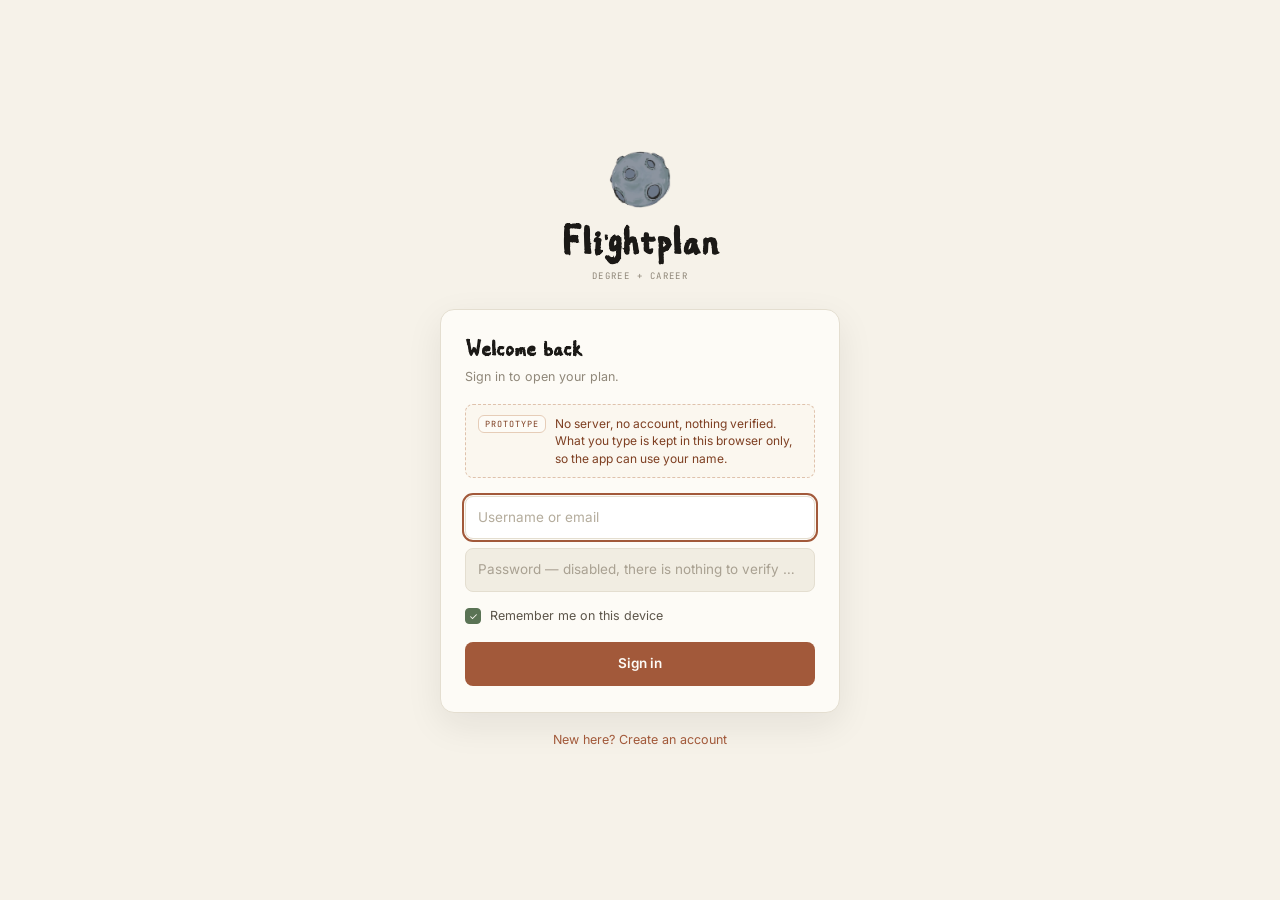
<file: site/login.html>
<!DOCTYPE html>
<html lang="en">
<head>
<meta charset="utf-8">
<meta name="viewport" content="width=device-width, initial-scale=1">
<title>Sign in · Flightplan</title>
<script>
/* Theme bootstrap. Runs before any stylesheet paints, so a page opened in the
   NYU theme never flashes the default palette first; js/sidebar.js owns the
   toggle and keeps this in sync. */
try {
  if (localStorage.getItem('flightplan.brand') === 'nyu') {
    document.documentElement.setAttribute('data-brand', 'nyu');
    var l = document.createElement('link');
    l.rel = 'stylesheet';
    l.setAttribute('data-nyu-fonts', '');
    l.href = 'https://fonts.googleapis.com/css2?family=Frank+Ruhl+Libre:wght@400;500;700&family=Montserrat:wght@400;500;600;700&display=swap';
    document.head.appendChild(l);
  }
} catch (e) { /* storage blocked: the default theme stands */ }
</script>
<link rel="preconnect" href="https://fonts.googleapis.com">
<link rel="preconnect" href="https://fonts.gstatic.com" crossorigin>
<link href="https://fonts.googleapis.com/css2?family=Caveat:wght@400..700&family=Inter:wght@400;500;600;700&family=Patrick+Hand&family=Playfair+Display:wght@500;600;700&family=Playpen+Sans:wght@400;500&display=swap" rel="stylesheet">
<link rel="stylesheet" href="css/base.css?v=2f6bd6be">
<link rel="stylesheet" href="css/login.css?v=a9ddff00">
</head>
<body class="auth-page">

<!-- Build B's full-viewport auth gate (spec §1.2). No sidebar, no app shell.

     B posts these fields at a real backend. That backend was never delivered,
     so this gate is a LOCAL prototype gate: nothing is sent anywhere, nothing
     is verified, and the only thing that happens on submit is that the name /
     email / program you typed are written to this browser's localStorage so
     the rest of the site can greet you by name. Every affordance that was a
     claim about a server has been dropped or relabelled — see the notice in
     the card, the disabled password field, and js/login.js. -->

<main class="auth" role="main">
  <div class="auth__col">

    <div class="auth__brand">
      <img class="auth__rock" src="assets/b/brand-rock.webp" alt="" width="62" height="57">
      <p class="auth__wordmark">Flightplan</p>
      <p class="auth__tagline">DEGREE&nbsp;+&nbsp;CAREER</p>
    </div>

    <form class="auth__card" id="authForm" novalidate autocomplete="on">
      <h1 class="auth__title" id="authTitle">Welcome back</h1>
      <p class="auth__sub" id="authSub">Sign in to open your plan.</p>

      <!-- Honesty notice. Uses build B's own "pending" box treatment
           (spec §1.3.3) rather than a foreign style. -->
      <p class="auth__notice">
        <span class="auth__notice-tag">PROTOTYPE</span>
        <span>No server, no account, nothing verified. What you type is kept in
        this browser only, so the app can use your name.</span>
      </p>

      <!-- step: name (signup only) -->
      <div class="auth__step" id="stepName" hidden>
        <input class="auth__input auth__input--stacked" id="authFirst" type="text"
               placeholder="First name" autocomplete="given-name" aria-label="First name">
        <input class="auth__input" id="authLast" type="text"
               placeholder="Last name" autocomplete="family-name" aria-label="Last name">
      </div>

      <!-- step: account -->
      <div class="auth__step" id="stepAccount">
        <input class="auth__input auth__input--stacked" id="authEmail" type="email"
               placeholder="Username or email" autocomplete="email" aria-label="Username or email">

        <!-- B's password field, kept in place so the composition is B's, but
             visibly and actually inert: there is no server to check it against
             and a client-side check would authenticate nothing. -->
        <input class="auth__input auth__input--dead" id="authPassword" type="password"
               placeholder="Password — disabled, there is nothing to verify against"
               aria-label="Password (disabled in this prototype)" disabled>

        <div id="programBlock" hidden>
          <p class="auth__section">YOUR SCHOOL &amp; MAJOR</p>
          <select class="auth__input auth__select" id="authProgram" aria-label="School and major">
            <optgroup label="CMU">
              <option value="cmu-cs">Computer Science</option>
              <option value="cmu-ce">Civil Engineering</option>
              <option value="cmu-cheme">Chemical Engineering</option>
              <option value="cmu-me">Mechanical Engineering</option>
            </optgroup>
          </select>
        </div>

        <div class="auth__remember">
          <button class="auth__box" id="authRemember" type="button"
                  role="checkbox" aria-checked="true" aria-labelledby="authRememberLabel"></button>
          <span class="auth__remember-label" id="authRememberLabel">Remember me on this device</span>
        </div>
      </div>

      <button class="auth__submit" id="authSubmit" type="submit">Sign in</button>
      <button class="auth__backstep" id="authBack" type="button" hidden>← Back</button>

      <p class="auth__error" id="authError" role="alert" hidden></p>
    </form>

    <p class="auth__switch">
      <button type="button" id="authSwitch">New here? Create an account</button>
    </p>

  </div>
</main>

<script type="module" src="js/login.js"></script>
</body>
</html>
</file>
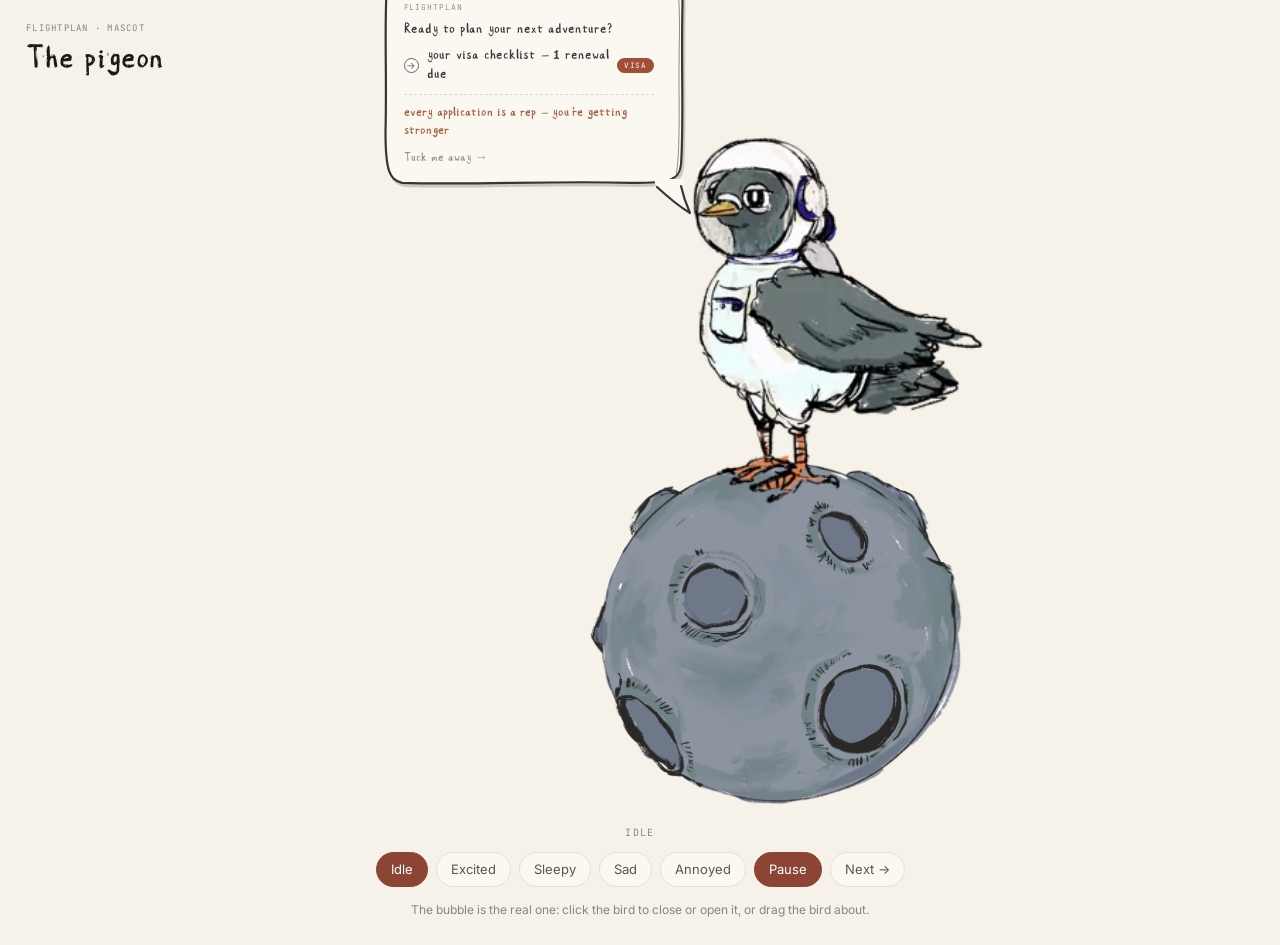
<file: site/pigeon-demo.html>
<!DOCTYPE html>
<html lang="en">
<head>
<meta charset="utf-8">
<meta name="viewport" content="width=device-width, initial-scale=1">
<title>Pigeon — Flightplan</title>
<script>
  /* the theme the rest of the site is on, read before paint */
  try { if (localStorage.getItem('flightplan.brand') === 'nyu') document.documentElement.dataset.brand = 'nyu'; } catch (e) {}
</script>
<link rel="preconnect" href="https://fonts.googleapis.com">
<link rel="preconnect" href="https://fonts.gstatic.com" crossorigin>
<link href="https://fonts.googleapis.com/css2?family=Caveat:wght@400..700&family=Inter:wght@400;500;600;700&family=Patrick+Hand&family=Playfair+Display:wght@500;600;700&family=Playpen+Sans:wght@400;500&display=swap" rel="stylesheet">
<link rel="stylesheet" href="css/base.css?v=2f6bd6be">
<style>
  /* Demo-only page: one bird and its bubble, nothing else. The markup below is
     the same `.mascot` + `#pigeon-stage` pair every other page carries, so
     js/pigeon.js builds the real speech bubble here — reminders, outreach
     button, cheer line and all. Only the box's placement is overridden: it
     stands in the middle of the page instead of the bottom-right corner. */
  .pgd { min-height: 100vh; min-height: 100dvh; display: flex; flex-direction: column; }

  .pgd__head { padding: 22px 26px 0; }
  .pgd__eyebrow { font-family: var(--font-mono); font-size: 9px; letter-spacing: .14em; color: var(--ink-3); }
  .pgd__title { font-family: var(--font-hand); font-weight: 400; font-size: 34px; line-height: 1.05; color: var(--ink); margin-top: 6px; }

  /* The bird stands on the floor's bottom edge, so the bubble has the whole
     space above it to open into rather than running off the top. */
  .pgd__floor { flex: 1 1 auto; display: grid; place-items: end center; padding: 12px 20px 0; }

  /* The mascot box, taken out of the corner and stood in the middle. The
     margin keeps the bubble's width to the bird's left on the page rather than
     off the edge of it, so the pair reads as one centred group. */
  .page-pigeon-demo .mascot {
    position: relative;
    right: auto; bottom: auto;
    margin-left: clamp(120px, 26vw, 320px);
    width: clamp(200px, min(44vh, 38vw), 460px);
    pointer-events: auto;
    z-index: 1;
  }
  .page-pigeon-demo .pg-bubble { max-width: min(300px, 40vw); }
  .page-pigeon-demo .mascot #pigeon-stage { width: 100%; }
  /* here the whole moon is on show, rather than sinking below the edge */
  .page-pigeon-demo .mascot .mascot__moon { margin-bottom: 0; }

  /* controls */
  .pgd__bar { display: flex; flex-wrap: wrap; align-items: center; justify-content: center; gap: 8px; padding: 18px 20px 26px; }
  .pgd-tab {
    padding: 7px 14px;
    border: 1px solid var(--border);
    border-radius: 999px;
    background: var(--panel);
    font-size: 13px; color: var(--ink-2);
  }
  .pgd-tab:hover { border-color: var(--accent-line); color: var(--ink); }
  .pgd-tab[aria-pressed="true"] { background: var(--accent); border-color: var(--accent); color: #fff; }
  .pgd__now { width: 100%; text-align: center; font-family: var(--font-mono); font-size: 10px; letter-spacing: .14em; text-transform: uppercase; color: var(--ink-3); margin-bottom: 4px; }
  .pgd__hint { width: 100%; text-align: center; font-size: 12px; color: var(--ink-3); margin-top: 6px; }
  .pgd__motion {
    width: 100%; max-width: 560px; margin: 8px auto 0;
    padding: 10px 14px; border-radius: 10px;
    background: var(--accent-soft); border: 1px solid var(--accent-line);
    font-size: 13px; line-height: 1.45; color: var(--ink-2); text-align: center;
  }
  .pgd__motion[hidden] { display: none; }

  @media (max-width: 700px) {
    .pgd__head { padding: 16px 16px 0; }
    .pgd__title { font-size: 26px; }
    .page-pigeon-demo .mascot { width: min(46vw, 36vh); }
    /* the bubble grows upward from the beak, so on a phone its type comes down
       a notch to keep the whole thing on the screen */
    .page-pigeon-demo .pg-bubble { max-width: min(280px, 46vw); padding: 12px 16px 12px 12px; }
    .page-pigeon-demo .pg-bubble__head { font-size: 15px; }
    .page-pigeon-demo .pg-bubble__msg { font-size: 12px; margin-top: 3px; }
    .page-pigeon-demo .pg-item { gap: 6px; margin-top: 6px; }
    .page-pigeon-demo .pg-item__text { font-size: 12px; }
    .page-pigeon-demo .pg-item__chip { font-size: 6.5px; padding: 2px 5px; }
    .page-pigeon-demo .pg-bubble__act { font-size: 9px; padding: 5px 10px; margin-top: 8px; }
    .page-pigeon-demo .pg-bubble__cheer { font-size: 11.5px; margin-top: 8px; padding-top: 6px; }
    .page-pigeon-demo .pg-bubble__tuck { font-size: 11.5px; margin-top: 8px; }
    .pgd__bar { padding: 12px 16px 18px; }
  }
</style>
</head>
<body class="page-pigeon-demo">

<div class="pgd">
  <header class="pgd__head">
    <p class="pgd__eyebrow">FLIGHTPLAN · MASCOT</p>
    <h1 class="pgd__title">The pigeon</h1>
  </header>

  <div class="pgd__floor">
    <!-- Same pair as every page: js/pigeon.js finds #pigeon-stage, builds the
         speech bubble into this box and animates the 11 × 11 sprite sheet. -->
    <div class="mascot">
      <div id="pigeon-stage" role="img" aria-label="The Flightplan pigeon"></div>
    </div>
  </div>

  <div class="pgd__bar">
    <p class="pgd__now" id="pgDemoNow">Idle</p>
    <div id="pgDemoTabs" style="display:flex;flex-wrap:wrap;gap:8px;justify-content:center"></div>
    <button class="pgd-tab" type="button" id="pgDemoPlay" aria-pressed="true">Pause</button>
    <button class="pgd-tab" type="button" id="pgDemoNext">Next →</button>
    <p class="pgd__hint">The bubble is the real one: click the bird to close or open it, or drag the bird about.</p>
    <!-- Shown only when the computer asks sites to cut motion (macOS: System
         Settings → Accessibility → Display → Reduce motion). The site honours
         that, so the pigeon holds still — this says why, instead of looking broken. -->
    <p class="pgd__motion" id="pgDemoMotion" hidden>
      Your computer has <b>Reduce motion</b> turned on, so the pigeon is holding still on purpose.
      On a Mac: System Settings → Accessibility → Display → turn off “Reduce motion”, then reload.
    </p>
  </div>
</div>

<script type="module" src="js/pigeon-demo.js"></script>

</body>
</html>
</file>
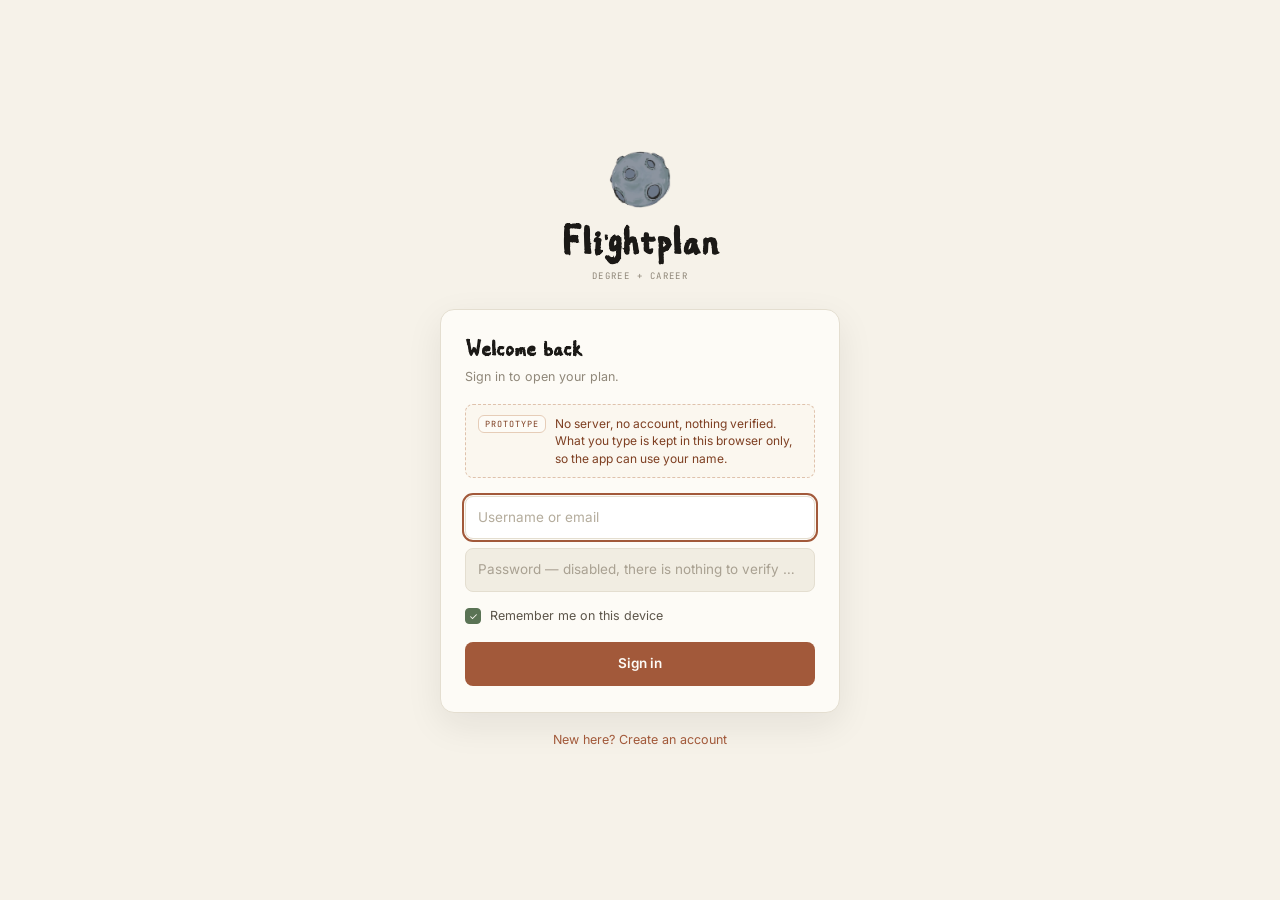
<file: site/plan.html>
<!DOCTYPE html>
<html lang="en">
<head>
<meta charset="utf-8">
<meta name="viewport" content="width=device-width, initial-scale=1">
<title>Goals · Flightplan</title>
<script>
/* Theme bootstrap. Runs before any stylesheet paints, so a page opened in the
   NYU theme never flashes the default palette first; js/sidebar.js owns the
   toggle and keeps this in sync. */
try {
  if (localStorage.getItem('flightplan.brand') === 'nyu') {
    document.documentElement.setAttribute('data-brand', 'nyu');
    var l = document.createElement('link');
    l.rel = 'stylesheet';
    l.setAttribute('data-nyu-fonts', '');
    l.href = 'https://fonts.googleapis.com/css2?family=Frank+Ruhl+Libre:wght@400;500;700&family=Montserrat:wght@400;500;600;700&display=swap';
    document.head.appendChild(l);
  }
} catch (e) { /* storage blocked: the default theme stands */ }
</script>
<link rel="preconnect" href="https://fonts.googleapis.com">
<link rel="preconnect" href="https://fonts.gstatic.com" crossorigin>
<link href="https://fonts.googleapis.com/css2?family=Caveat:wght@400..700&family=Inter:wght@400;500;600;700&family=Patrick+Hand&family=Playfair+Display:wght@500;600;700&family=Playpen+Sans:wght@400;500&display=swap" rel="stylesheet">
<link rel="stylesheet" href="css/base.css?v=2f6bd6be">
<link rel="stylesheet" href="css/plan.css?v=0bc83d49">
</head>
<body class="page-plan">

<div class="app">

  <!-- Canonical sidebar — identical on every page (Figma Home frame 388:1275) -->
  <aside class="sidebar">
    <div class="sidebar__brand">
      <img class="sidebar__mark" src="assets/b/brand-rock.webp" alt="" width="40" height="37">
      <p class="sidebar__title">Flightplan</p>
      <p class="sidebar__tagline">DEGREE&nbsp;+&nbsp;CAREER</p>
    </div>
    <!-- Phones (≤ 900px): the three-bar button top right opens the menu. The
         handler is inline on purpose, so the button works even when a phone
         still has an older cached js/sidebar.js. -->
    <button class="sidebar__menu-btn" type="button" aria-expanded="false" aria-label="Open menu"
            onclick="var b=this.closest('.sidebar'),o=!b.classList.contains('is-open');b.classList.toggle('is-open',o);document.body.classList.toggle('nav-open',o);this.setAttribute('aria-expanded',o);this.setAttribute('aria-label',o?'Close menu':'Open menu')"><span></span><span></span><span></span></button>
    <nav class="sidebar__nav">
      <a class="sidebar__link" href="index.html">Home</a>
      <a class="sidebar__link" href="planner.html">Planner</a>
      <a class="sidebar__link is-active" href="plan.html" aria-current="page">Goals</a>
      <a class="sidebar__link" href="career.html">Career</a>
      <a class="sidebar__link" href="alumni.html">Alumni</a>
      <a class="sidebar__link" href="visa.html">Visa</a>
    </nav>
    <!-- THIS TERM (build B §3.4). Seeded values match Home and Profile;
         js/sidebar.js repaints them from the store on load. -->
    <div class="sidebar__term">
      <p class="term__label">THIS TERM</p>
      <p class="term__line"><span data-term-label>Fall 2026</span> · <span data-term-inprog>18</span> <span data-term-unit>credits</span> in progress</p>
      <p class="term__pct"><span class="term__pct-num" data-term-pct>35%</span><span class="term__pct-cap">of the degree</span></p>
      <div class="term__bar">
        <div class="term__bar-done" data-term-bar-done style="width:35%"></div>
        <div class="term__bar-prog" data-term-bar-prog style="width:13%"></div>
      </div>
    </div>
    <div class="sidebar__foot">
      <a class="sidebar__avatar avatar" href="profile.html" aria-label="Your profile">
        <span class="avatar__initials" data-avatar-initials aria-hidden="true">JL</span>
      </a>
    </div>
  </aside>

  <main class="main">

    <!-- The whiteboard. .wb-canvas is the screen-sized viewport; everything
         inside .wb-stage lives in board space and is moved by a single
         transform, so the banner, the ten modules, the ink layer and any added
         panels pan and zoom together.

         .board is build B's Personal-goals column (spec §5): a fixed 1400px
         wide flow layout — banner, then two grid rows of cards — laid out with
         B's own tracks. Cards keep their grid slot; a drag writes a translate
         offset from it, so moving one never reflows the rest. -->
    <div class="wb-canvas" id="wbCanvas">
      <div class="wb-stage" id="wbStage">

    <div class="board" id="board">


      <!-- §5.7 row 1 — goals | (calendar, this week) | (to do, habits) -->
      <div class="fp-row fp-row--1">

        <!-- 1. semester goals — the page's anchor, so no ✕; the + menu hides it -->
        <section class="fp-card fp-card--goals" data-panel="goals" data-drag="offset" data-fp-card="goals">
          <div class="fp-goals__head">
            <span class="fp-label">Semester goals</span>
            <span class="fp-goals__hint">tap a goal to add where + how</span>
          </div>
          <div class="fp-goals__list" id="fpGoalList"></div>
          <button class="fp-add fp-goals__add" id="fpGoalAdd" type="button">+ add a goal</button>
          <input class="fp-input" id="fpGoalInput" type="text" placeholder="New goal — press Enter" hidden>
          <p class="fp-goals__note">nothing is deleted — the + menu shows and hides any card.</p>
        </section>

        <div class="fp-col">

          <!-- 2. calendar -->
          <section class="fp-card" data-panel="cal" data-drag="offset" data-fp-card="cal">
            <button class="fp-card__x" type="button" data-hide="cal" title="Remove from your page (+ brings it back)">✕</button>
            <div class="fp-cal__head">
              <button class="fp-cal__nav" type="button" data-cal="-1" aria-label="Previous month">←</button>
              <p class="fp-cal__title" id="fpCalTitle">September</p>
              <button class="fp-cal__nav" type="button" data-cal="1" aria-label="Next month">→</button>
            </div>
            <div class="fp-cal__dow"><span>S</span><span>M</span><span>T</span><span>W</span><span>T</span><span>F</span><span>S</span></div>
            <div class="fp-cal__grid" id="fpCalGrid"></div>
          </section>

          <!-- 4. this week -->
          <section class="fp-card" data-panel="week" data-drag="offset" data-fp-card="week">
            <button class="fp-card__x" type="button" data-hide="week" title="Remove from your page (+ brings it back)">✕</button>
            <div class="fp-week__head">
              <button class="fp-week__nav" type="button" data-week="-1" aria-label="Previous week">←</button>
              <p class="fp-week__title" id="fpWeekTitle">this week — classes auto-filled</p>
              <button class="fp-week__nav" type="button" data-week="1" aria-label="Next week">→</button>
            </div>
            <div class="fp-week__grid" id="fpWeekGrid"></div>
          </section>

        </div>

        <div class="fp-col">

          <!-- 5. to do list -->
          <section class="fp-card" data-panel="todo" data-drag="offset" data-fp-card="todo">
            <button class="fp-card__x" type="button" data-hide="todo" title="Remove from your page (+ brings it back)">✕</button>
            <div class="fp-todo__head">
              <p class="fp-todo__title">TO DO LIST</p>
              <p class="fp-todo__date" id="fpTodoDate"></p>
            </div>
            <div class="fp-todo__rule"></div>
            <div id="fpTodoList"></div>
            <button class="fp-add" id="fpTodoAdd" type="button">+ add task</button>
            <input class="fp-input" id="fpTodoInput" type="text" placeholder="New task — press Enter" hidden>
          </section>

          <!-- 3. habit tracker & star jar -->
          <section class="fp-card fp-card--habits" data-panel="habits" data-drag="offset" data-fp-card="habits">
            <button class="fp-card__x" type="button" data-hide="habits" title="Remove from your page (+ brings it back)">✕</button>
            <p class="fp-title fp-habits__title" id="fpHabitTitle">habits — September</p>
            <div id="fpHabitList"></div>
            <p class="fp-habits__cap">every tick = a star in the jar</p>
            <div class="fp-jar" id="fpJar">
              <img class="fp-jar__back" src="assets/b/star-jar-back.png" alt="" width="210" height="280">
              <img class="fp-jar__front" src="assets/b/star-jar-front.png" alt="A jar of stars" width="210" height="280">
            </div>
            <p class="fp-jar__label" id="fpJarLabel">0 stars in the jar — fill it up</p>
          </section>

        </div>
      </div>

      <!-- §5.7 row 2 — letter | long-term | people | (wins, skill).
           The fourth child wraps onto a second grid row, exactly as in B. -->
      <div class="fp-row fp-row--2">

        <!-- 6. letter to future self -->
        <section class="fp-card fp-card--letter" data-panel="letter" data-drag="offset" data-fp-card="letter">
          <button class="fp-card__x" type="button" data-hide="letter" title="Remove from your page (+ brings it back)">✕</button>
          <p class="fp-title">letter to future self…</p>
          <div id="fpLetter"></div>
        </section>

        <!-- 7. long-term goals -->
        <section class="fp-card" data-panel="long" data-drag="offset" data-fp-card="long">
          <button class="fp-card__x" type="button" data-hide="long" title="Remove from your page (+ brings it back)">✕</button>
          <p class="fp-title">long-term goals</p>
          <p class="fp-long__sub">where you’re headed after graduation. interests count — clearer goals + better job matches.</p>
          <div class="fp-chips" id="fpLongList"></div>
          <button class="fp-add" id="fpLongAdd" type="button">+ add a goal or interest</button>
          <input class="fp-input" id="fpLongInput" type="text" placeholder="New interest — press Enter" hidden>
        </section>

        <!-- 8. people I met -->
        <section class="fp-card" data-panel="people" data-drag="offset" data-fp-card="people">
          <button class="fp-card__x" type="button" data-hide="people" title="Remove from your page (+ brings it back)">✕</button>
          <p class="fp-title">people I met</p>
          <div id="fpPeopleList"></div>
          <button class="fp-add" id="fpPeopleAdd" type="button">+ add a person</button>
          <input class="fp-input" id="fpPeopleInput" type="text" placeholder="Name — press Enter" hidden>
        </section>

        <div class="fp-col">

          <!-- 9. wins log -->
          <section class="fp-card fp-card--wins" data-panel="wins" data-drag="offset" data-fp-card="wins">
            <button class="fp-card__x" type="button" data-hide="wins" title="Remove from your page (+ brings it back)">✕</button>
            <div class="fp-wins__head">
              <span class="fp-wins__star">★</span>
              <span class="fp-wins__label">WINS LOG</span>
            </div>
            <div id="fpWinsList"></div>
            <button class="fp-add" id="fpWinsAdd" type="button">+ add a win</button>
            <input class="fp-input" id="fpWinsInput" type="text" placeholder="New win — press Enter" hidden>
            <p class="fp-foot">turns into resume bullets later</p>
          </section>

          <!-- 10. skill in progress -->
          <section class="fp-card" data-panel="skill" data-drag="offset" data-fp-card="skill">
            <button class="fp-card__x" type="button" data-hide="skill" title="Remove from your page (+ brings it back)">✕</button>
            <p class="fp-skill__label">SKILL IN PROGRESS…</p>
            <div id="fpSkillList"></div>
            <button class="fp-add" id="fpSkillAdd" type="button">+ add a skill</button>
            <input class="fp-input" id="fpSkillInput" type="text" placeholder="Skill name — press Enter" hidden>
            <p class="fp-foot">feeds your job matches</p>
          </section>

        </div>
      </div>

    </div><!-- /.board -->

        <!-- ink: board-space drawing layer, so strokes stay glued to the cards -->
        <svg class="wb-ink" id="wbInk" viewBox="-4000 -4000 12000 12000" aria-hidden="true"></svg>

        <!-- panels added with the + tool -->
        <div class="wb-panels" id="wbPanels"></div>

      </div><!-- /.wb-stage -->
    </div><!-- /.wb-canvas -->

    <!-- §5.2 top banner. Screen chrome rather than board content: it stays put
         while the board pans and zooms underneath, and the title sits in its own
         panel so it stays readable over the dot grid. -->
    <header class="fp-banner">
      <div class="fp-banner__id">
        <h1 class="fp-banner__title" id="fpTitle">Jordan’s goals</h1>
        <p class="fp-banner__date" id="fpDate">Fall 2026 · career plan board</p>
      </div>
      <div class="fp-banner__stat">
        <span id="fpGoalCount">4 goals</span>
        <span class="fp-banner__stars">★ <span id="fpStarCount">0</span></span>
        <span class="fp-banner__letter" id="fpLetterState">· no letter yet ✉</span>
      </div>
    </header>

    <!-- Screen chrome. Pinned to the viewport, never panned and never scaled —
         B pins the same set (toolbar, module menu, sidebar, pigeon). -->
    <div class="wb-chrome">
      <div class="pl-tools">
        <button data-tool="add" aria-label="Add a panel or show/hide a module" aria-haspopup="true" aria-expanded="false"><img src="assets/tool-plus.svg" alt=""></button>
        <button data-tool="draw" aria-label="Draw" aria-pressed="false"><img src="assets/tool-pencil.svg" alt=""></button>
        <button data-tool="erase" aria-label="Erase" aria-pressed="false"><img src="assets/tool-eraser.svg" alt=""></button>
      </div>
      <!-- only offered while the eraser is out and there is ink to lose -->
      <div class="wb-clear" id="wbClear" hidden>
        <button class="wb-clear__btn" id="wbClearBtn" type="button">erase all doodles</button>
      </div>
      <div class="wb-zoom" id="wbZoom">
        <button class="wb-zoom__step" data-zoom="out" aria-label="Zoom out">−</button>
        <button class="wb-zoom__level" data-zoom="home" aria-label="Reset the view">100%</button>
        <button class="wb-zoom__step" data-zoom="in" aria-label="Zoom in">+</button>
      </div>
    </div>

    <!-- The + tool's popover: A's panel templates on top, then B's module
         show/hide menu (§5.3) underneath — the "+ brings it back" half of the
         ✕ on each of the nine removable cards. -->
    <div class="wb-picker" id="wbPicker" hidden>
      <p class="wb-picker__title">add a panel</p>
      <div class="wb-picker__grid">
        <button class="wb-picker__opt" data-tpl="note">
          <span class="wb-picker__swatch wb-picker__swatch--note"></span>
          <span class="wb-picker__name">blank note</span>
        </button>
        <button class="wb-picker__opt" data-tpl="checklist">
          <span class="wb-picker__swatch wb-picker__swatch--checklist"></span>
          <span class="wb-picker__name">checklist</span>
        </button>
        <button class="wb-picker__opt" data-tpl="habit">
          <span class="wb-picker__swatch wb-picker__swatch--habit"></span>
          <span class="wb-picker__name">habit tracker</span>
        </button>
        <button class="wb-picker__opt" data-tpl="people">
          <span class="wb-picker__swatch wb-picker__swatch--people"></span>
          <span class="wb-picker__name">person</span>
        </button>
        <button class="wb-picker__opt" data-tpl="wins">
          <span class="wb-picker__swatch wb-picker__swatch--wins"></span>
          <span class="wb-picker__name">wins log</span>
        </button>
      </div>
      <div class="wb-picker__rule"></div>
      <p class="wb-picker__title">Your modules — click to show · hide</p>
      <div class="wb-picker__grid" id="wbModules"></div>
    </div>

    <div class="pl-mascot">
      <!-- Sprite sheet, not a still: js/pigeon.js steps background-position at 15fps. -->
      <div class="pigeon" id="pigeon-stage" role="img" aria-label="Your pigeon"></div>
      <img class="planet" src="assets/planet-lg.png" alt="">
    </div>

  </main>
</div>

<script type="module" src="js/sidebar.js"></script>
<script type="module" src="js/app.js"></script>
<script type="module" src="js/plan.js"></script>
</body>
</html>
</file>
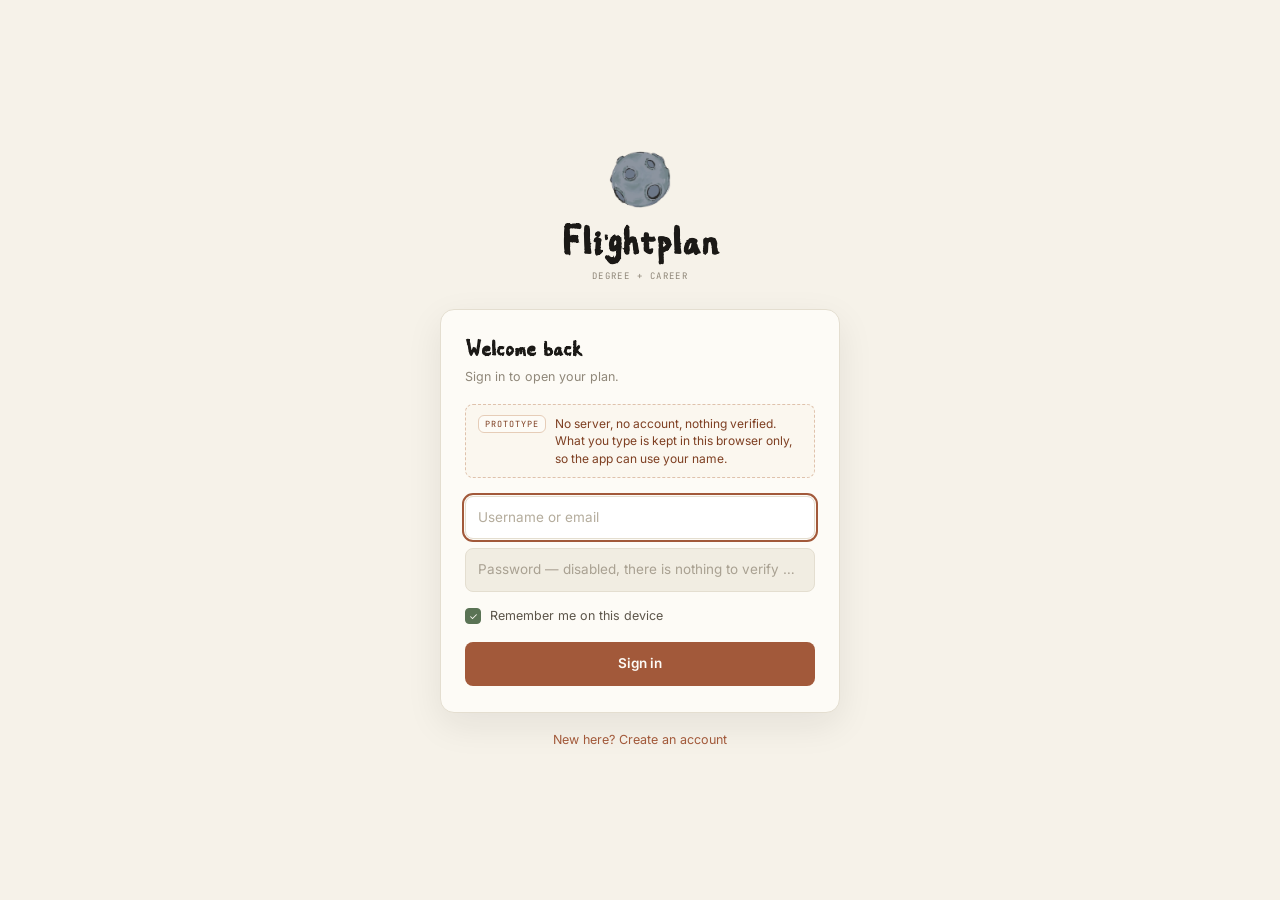
<file: site/planner.html>
<!DOCTYPE html>
<html lang="en">
<head>
<meta charset="utf-8">
<meta name="viewport" content="width=device-width, initial-scale=1">
<title>Planner · Flightplan</title>
<script>
/* Theme bootstrap. Runs before any stylesheet paints, so a page opened in the
   NYU theme never flashes the default palette first; js/sidebar.js owns the
   toggle and keeps this in sync. */
try {
  if (localStorage.getItem('flightplan.brand') === 'nyu') {
    document.documentElement.setAttribute('data-brand', 'nyu');
    var l = document.createElement('link');
    l.rel = 'stylesheet';
    l.setAttribute('data-nyu-fonts', '');
    l.href = 'https://fonts.googleapis.com/css2?family=Frank+Ruhl+Libre:wght@400;500;700&family=Montserrat:wght@400;500;600;700&display=swap';
    document.head.appendChild(l);
  }
} catch (e) { /* storage blocked: the default theme stands */ }
</script>
<link rel="preconnect" href="https://fonts.googleapis.com">
<link rel="preconnect" href="https://fonts.gstatic.com" crossorigin>
<link href="https://fonts.googleapis.com/css2?family=Caveat:wght@400..700&family=Inter:wght@400;500;600;700&family=Patrick+Hand&family=Playfair+Display:wght@500;600;700&family=Playpen+Sans:wght@400;500&display=swap" rel="stylesheet">
<link rel="stylesheet" href="css/base.css?v=2f6bd6be">
<link rel="stylesheet" href="css/planner.css?v=e08fdaea">
</head>
<body class="page-planner">

<div class="app">

  <!-- Canonical sidebar — identical on every page (Figma Home frame 388:1275) -->
  <aside class="sidebar">
    <div class="sidebar__brand">
      <img class="sidebar__mark" src="assets/b/brand-rock.webp" alt="" width="40" height="37">
      <p class="sidebar__title">Flightplan</p>
      <p class="sidebar__tagline">DEGREE&nbsp;+&nbsp;CAREER</p>
    </div>
    <!-- Phones (≤ 900px): the three-bar button top right opens the menu. The
         handler is inline on purpose, so the button works even when a phone
         still has an older cached js/sidebar.js. -->
    <button class="sidebar__menu-btn" type="button" aria-expanded="false" aria-label="Open menu"
            onclick="var b=this.closest('.sidebar'),o=!b.classList.contains('is-open');b.classList.toggle('is-open',o);document.body.classList.toggle('nav-open',o);this.setAttribute('aria-expanded',o);this.setAttribute('aria-label',o?'Close menu':'Open menu')"><span></span><span></span><span></span></button>
    <nav class="sidebar__nav">
      <a class="sidebar__link" href="index.html">Home</a>
      <a class="sidebar__link is-active" href="planner.html" aria-current="page">Planner</a>
      <a class="sidebar__link" href="plan.html">Goals</a>
      <a class="sidebar__link" href="career.html">Career</a>
      <a class="sidebar__link" href="alumni.html">Alumni</a>
      <a class="sidebar__link" href="visa.html">Visa</a>
    </nav>
    <!-- THIS TERM (build B §3.4). Seeded values match Home and Profile;
         js/sidebar.js repaints them from the store on load. -->
    <div class="sidebar__term">
      <p class="term__label">THIS TERM</p>
      <p class="term__line"><span data-term-label>Fall 2026</span> · <span data-term-inprog>18</span> <span data-term-unit>credits</span> in progress</p>
      <p class="term__pct"><span class="term__pct-num" data-term-pct>35%</span><span class="term__pct-cap">of the degree</span></p>
      <div class="term__bar">
        <div class="term__bar-done" data-term-bar-done style="width:35%"></div>
        <div class="term__bar-prog" data-term-bar-prog style="width:13%"></div>
      </div>
    </div>
    <div class="sidebar__foot">
      <a class="sidebar__avatar avatar" href="profile.html" aria-label="Your profile">
        <span class="avatar__initials" data-avatar-initials aria-hidden="true">JL</span>
      </a>
    </div>
  </aside>

  <main class="main">

    <!-- Two presentations of one plan, both drawn by the hosted app itself
         (build B §4). The control is local to this page: it is not a nav item,
         it is not in the sidebar, and no other screen has it. -->
    <div class="planner-bar">
      <h1 class="planner-bar__title">Planner</h1>
      <div class="planner-toggle" id="plannerView" role="group" aria-label="Planner view">
        <button type="button" data-screen="board">Board view</button>
        <button type="button" data-screen="timeline">Semester view</button>
      </div>
    </div>

    <div class="planner-stage">
      <!-- The Compass Planner app — same panels, same semester blocks. Built from
           the untouched root bundle by tools/build-planner-new.py, which is where
           every change to it lives: the board draws no connecting arrows until a
           course is selected and packs each block's courses on one grid; the search
           bar is a real input with ⌘K bound to it; the plan is Carnegie Mellon's,
           nine terms to Spring 2029, agreeing with Home on the term in progress;
           and what you select, apply and insert survives a reload. -->
      <iframe class="planner-frame" id="plannerApp" src="planner-new-app.html" title="Planner"></iframe>
    </div>

    <!-- Neither pill is marked in the markup, so the wrong one is never painted
         while the stored choice is read. With scripting off that read never
         happens and the app boots on its own default, the board — so say so. -->
    <noscript><style>
      #plannerView button[data-screen="board"] {
        border-color: var(--accent-b); background: var(--accent-tint); color: var(--accent-deep);
      }
    </style></noscript>

  </main>
</div>

<script type="module" src="js/sidebar.js"></script>
<!-- The prototype gate + quiz live in app.js and must run on every page. -->
<script type="module" src="js/app.js"></script>
<script type="module">
import { store } from './js/store.js';

/* ---------------------------------------------------------------- view toggle
   Board view / Semester view are the app's own `board` and `timeline` screens —
   the two the hidden nav rail used to reach. The pills do not draw anything
   themselves; they move the app between the screens it already has, and the app
   tells them back which one it is drawing (it can move itself: "See alternatives
   →" on the semester plan goes to the board).

   Which one is showing is remembered across visits in the shared
   `stellic-pathfinders` blob, under `fields.plannerScreen`. Scoped to this page:
   no other screen reads it. */

const VIEW_FIELD = 'plannerScreen';
const frame = document.getElementById('plannerApp');
const toggle = document.getElementById('plannerView');
const buttons = [...toggle.querySelectorAll('button')];

const isView = (s) => s === 'board' || s === 'timeline';

/* Paint only. The app has three more screens behind its ⌘K search and its term
   overlay ('advising', 'map', 'dashboard'); on those, neither pill is marked,
   which is the truth — the plan is not on screen at all. */
function paint(screen) {
  for (const b of buttons) {
    const on = b.dataset.screen === screen;
    b.classList.toggle('is-on', on);
    b.setAttribute('aria-pressed', on ? 'true' : 'false');
  }
  document.body.dataset.plannerView = screen;
}

/* The board is the default for a first visit; a stored choice wins. */
let view = store.get('fields', VIEW_FIELD, 'board');
if (!isView(view)) view = 'board';
paint(view);

/* `screen = this.state.screen ?? props.defaultView`, so the prop only decides the
   *first* screen — after that the state holds it. The bundle copy therefore
   publishes `__plannerScreenBridge` (see tools/build-planner-new.py, "screen
   bridge"), which is the same `setState({ screen })` the rail called. Before the
   app has booted there is no bridge and no state either, so the prop is exactly
   right; that is the path the initial `defaultView` below takes. */
function go(screen) {
  const win = frame.contentWindow;
  try {
    if (win && win.__plannerScreenBridge) { win.__plannerScreenBridge.set(screen); return true; }
    const name = win && win.__dcRegistry && Object.keys(win.__dcRegistry)[0];
    if (name && typeof win.__dcSetProps === 'function') {
      win.__dcSetProps(name, { defaultView: screen });
      return true;
    }
  } catch (e) { /* not booted yet — the boot below passes the same screen as a prop */ }
  return false;
}

toggle.addEventListener('click', (ev) => {
  const b = ev.target.closest('button[data-screen]');
  if (!b) return;
  view = b.dataset.screen;
  store.set('fields', VIEW_FIELD, view);
  paint(view);
  go(view);
});


/* ------------------------------------------------------------ app corrections
   The hosted bundle is a stand-alone app: it ships its own left rail (nav +
   school picker + progress) and it opens with one course already selected on the
   board. Both are wrong here — the site already has a sidebar, and the planner
   should start as a clean slate. The bundle is not string-edited for this; the
   iframe is same-origin, so it is corrected from this side after it loads.

   Only timers are used below — never requestAnimationFrame, which does not fire
   in a background tab and would leave the planner blank until the failsafe. */

/* The app's root is `#dc-root > .sc-host > <flex row>`, whose first child is the
   198px sticky rail. Matched structurally and by that width so a stray first
   child could not be hidden by accident. Both spellings, because the serialised
   attribute is unspaced but the DOM normalises it with a space. */
const HIDE_INNER_NAV =
  '#dc-root .sc-host > div > div:first-child[style*="width:198px"],' +
  '#dc-root .sc-host > div > div:first-child[style*="width: 198px"]' +
  '{display:none !important}';

/* A selected course pill is the only thing drawn with a 2px #A2593A border, so
   this is a direct read of "how many courses are selected". */
function selectedCount(doc) {
  let n = 0;
  const pills = doc.querySelectorAll('#dc-root button');
  for (const pill of pills) {
    const s = doc.defaultView.getComputedStyle(pill);
    if (s.borderTopWidth === '2px' && s.borderTopColor === 'rgb(162, 89, 58)') n++;
  }
  return n;
}

function correct() {
  /* Hide the view until the corrections are applied, so the app's own rail and
     its seeded selection are never painted. */
  frame.classList.add('is-booting');
  let revealed = false;
  const reveal = () => { if (!revealed) { revealed = true; frame.classList.remove('is-booting'); } };
  /* Safety net: never leave the planner hidden if anything below fails. */
  setTimeout(reveal, 5000);

  let applied = false;
  const deadline = Date.now() + 5000;

  function step() {
    let doc, win;
    try { doc = frame.contentDocument; win = frame.contentWindow; } catch (e) { return reveal(); }
    if (!doc || !win) return reveal();

    /* This polls every 16ms across the whole of a 1.4MB document load, so it will
       land inside the instant where the browser has swapped in the new Document
       but has not parsed an element into it yet: `head` and `documentElement` are
       both null there. Nothing to do that tick — come back next one. */
    const mount = doc.head || doc.documentElement;
    if (!mount) {
      if (Date.now() > deadline) return reveal();
      return setTimeout(step, 16);
    }

    /* 1 — suppress the app's internal nav rail. A stylesheet, so it also covers
       anything the app renders later. */
    if (!doc.getElementById('site-planner-overrides')) {
      const style = doc.createElement('style');
      style.id = 'site-planner-overrides';
      style.textContent = HIDE_INNER_NAV;
      mount.appendChild(style);
    }

    /* 2 — listen for the screen the app is about to draw, so the pills follow it
       wherever it goes, including the moves it makes on its own. Installed before
       the app boots, so the very first render already reports. */
    if (!win.__plannerOnScreen) {
      win.__plannerOnScreen = (screen) => {
        /* Everything the app draws before step 3 has run is its own default, not
           the stored choice — reporting that would overwrite the very value being
           restored. Nothing to hear until the app has been told where to start. */
        if (!applied || screen === document.body.dataset.plannerView) return;
        paint(screen);
        if (isView(screen)) { view = screen; store.set('fields', VIEW_FIELD, screen); }
      };
    }

    /* 3 — start with no course selected, on the stored screen. The bundle exposes
       both as props: `panelState` 'course' (its default) seeds the board with
       CS 210 selected and 'overview' starts with nothing selected and the overview
       panel open; `defaultView` picks the screen for the first render, before any
       screen state exists. Every course stays in the catalogue and stays clickable.
       The bundle decompresses its assets before booting, so poll until the runtime
       is there rather than assuming it exists at the iframe's load event. */
    if (!applied) {
      try {
        const name = win.__dcRegistry && Object.keys(win.__dcRegistry)[0];
        if (name && typeof win.__dcSetProps === 'function') {
          win.__dcSetProps(name, { panelState: 'overview', defaultView: view });
          applied = true;
        }
      } catch (e) { /* app is still usable without it */ }
    }

    /* Reveal once the board has actually rendered with nothing selected — the prop
       change re-renders asynchronously, so wait for the result, not a fixed delay.

       Unless the app restored a selection of its own. The planner now remembers the
       course you had open (tools/build-planner-new.py, "planner persistence"), and
       a restored selection is the *right* thing to paint, not the seeded one this
       wait exists to hide — so the app sets `__plannerRestoredSel` when, and only
       when, it brings one back, and that is the case where a painted selection means
       the corrections have landed rather than that they have not. Without it the
       count could never reach zero and the planner would sit hidden for the whole
       five-second failsafe. */
    const root = doc.getElementById('dc-root');
    const booted = !!(root && root.textContent.length > 200);
    const restored = (() => { try { return !!win.__plannerRestoredSel; } catch (e) { return false; } })();
    if (applied && booted && (restored || selectedCount(doc) === 0)) return reveal();

    if (Date.now() > deadline) return reveal();
    setTimeout(step, 16);
  }

  step();
}

correct();

/* ------------------------------------------------------------ phone layout
   The hosted app was drawn for a desktop: a 1000px board beside a sticky 300px
   overview panel. In a phone-width frame the panel squeezed the board to a
   sliver. These rules, injected into the frame, stack the two instead — the
   board first (it scrolls sideways inside its own box, as a board should) and
   the overview under it — and pull the app's gutters in. They only apply while
   the frame itself is narrow, so the desktop layout is untouched. The app sets
   its styles inline, so the selectors match on those declarations. */
const MOBILE_CSS = `
@media (max-width: 760px) {
  div:has(> [style*="position: sticky"][style*="width: 300px"]) {
    flex-direction: column !important; gap: 14px !important;
  }
  [style*="position: sticky"][style*="width: 300px"] {
    position: static !important; width: auto !important; align-self: stretch !important;
  }
  [style*="flex: 1 1 0%"][style*="overflow-x: auto"] {
    flex: none !important; width: 100% !important; align-self: stretch !important;
    -webkit-overflow-scrolling: touch;
  }
  [style*="padding: 22px 24px 80px"] { padding: 14px 12px 96px !important; }

  /* semester view: the heading row stacks, its controls wrap under it */
  [style*="max-width: 1180px"][style*="padding: 34px 30px 90px"] { padding: 18px 14px 96px !important; }
  [style*="align-items: flex-end"][style*="justify-content: space-between"][style*="gap: 30px"] {
    flex-direction: column !important; align-items: stretch !important; gap: 14px !important;
  }
  [style*="flex: 0 0 auto"][style*="flex-direction: column"][style*="align-items: flex-end"] {
    align-items: flex-start !important; max-width: 100% !important;
  }
  [style*="flex: 0 0 auto"][style*="flex-direction: column"][style*="align-items: flex-end"] > * { flex-wrap: wrap !important; max-width: 100% !important; }
  h1[style*="font-size: 34px"] { font-size: 28px !important; }
}`;

function injectMobile() {
  try {
    const doc = frame.contentDocument;
    if (!doc || !doc.head || doc.getElementById('fp-mobile')) return;
    const style = doc.createElement('style');
    style.id = 'fp-mobile';
    style.textContent = MOBILE_CSS;
    doc.head.append(style);
  } catch (e) { /* not same-origin yet */ }
}
frame.addEventListener('load', injectMobile);
injectMobile();
</script>

</body>
</html>
</file>
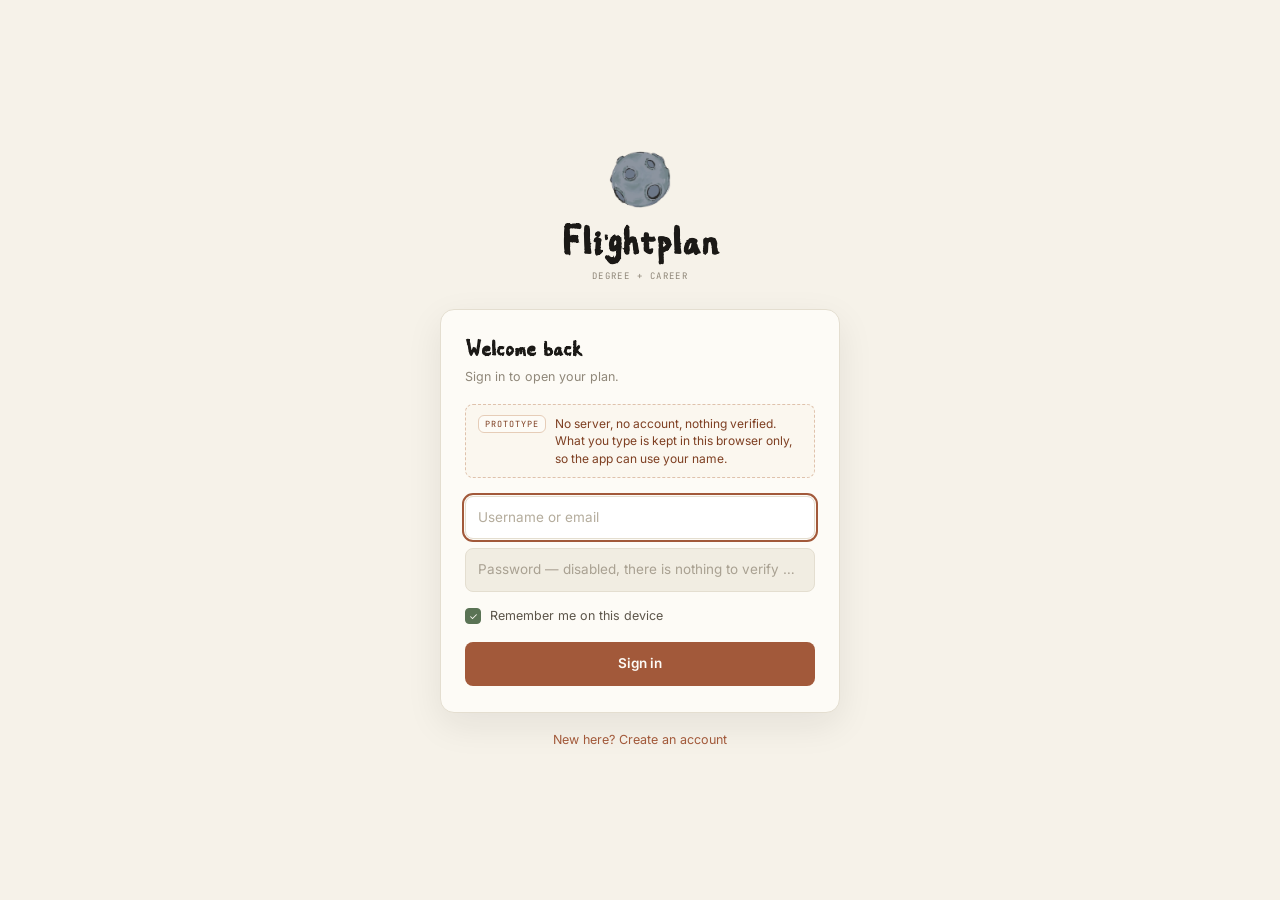
<file: site/profile.html>
<!DOCTYPE html>
<html lang="en">
<head>
<meta charset="utf-8">
<meta name="viewport" content="width=device-width, initial-scale=1">
<title>Profile · Flightplan</title>
<script>
/* Theme bootstrap. Runs before any stylesheet paints, so a page opened in the
   NYU theme never flashes the default palette first; js/sidebar.js owns the
   toggle and keeps this in sync. */
try {
  if (localStorage.getItem('flightplan.brand') === 'nyu') {
    document.documentElement.setAttribute('data-brand', 'nyu');
    var l = document.createElement('link');
    l.rel = 'stylesheet';
    l.setAttribute('data-nyu-fonts', '');
    l.href = 'https://fonts.googleapis.com/css2?family=Frank+Ruhl+Libre:wght@400;500;700&family=Montserrat:wght@400;500;600;700&display=swap';
    document.head.appendChild(l);
  }
} catch (e) { /* storage blocked: the default theme stands */ }
</script>
<link rel="preconnect" href="https://fonts.googleapis.com">
<link rel="preconnect" href="https://fonts.gstatic.com" crossorigin>
<link href="https://fonts.googleapis.com/css2?family=Caveat:wght@400..700&family=Inter:wght@400;500;600;700&family=Patrick+Hand&family=Playfair+Display:wght@500;600;700&family=Playpen+Sans:wght@400;500&display=swap" rel="stylesheet">
<link rel="stylesheet" href="css/base.css?v=2f6bd6be">
<link rel="stylesheet" href="css/schedule.css?v=1baec03f">
<link rel="stylesheet" href="css/profile.css?v=197a5871">
</head>
<body class="page-profile">

<div class="app">

  <!-- Canonical sidebar — identical on every page (Figma Home frame 388:1275) -->
  <aside class="sidebar">
    <div class="sidebar__brand">
      <img class="sidebar__mark" src="assets/b/brand-rock.webp" alt="" width="40" height="37">
      <p class="sidebar__title">Flightplan</p>
      <p class="sidebar__tagline">DEGREE&nbsp;+&nbsp;CAREER</p>
    </div>
    <!-- Phones (≤ 900px): the three-bar button top right opens the menu. The
         handler is inline on purpose, so the button works even when a phone
         still has an older cached js/sidebar.js. -->
    <button class="sidebar__menu-btn" type="button" aria-expanded="false" aria-label="Open menu"
            onclick="var b=this.closest('.sidebar'),o=!b.classList.contains('is-open');b.classList.toggle('is-open',o);document.body.classList.toggle('nav-open',o);this.setAttribute('aria-expanded',o);this.setAttribute('aria-label',o?'Close menu':'Open menu')"><span></span><span></span><span></span></button>
    <nav class="sidebar__nav">
      <a class="sidebar__link" href="index.html">Home</a>
      <a class="sidebar__link" href="planner.html">Planner</a>
      <a class="sidebar__link" href="plan.html">Goals</a>
      <a class="sidebar__link" href="career.html">Career</a>
      <a class="sidebar__link" href="alumni.html">Alumni</a>
      <a class="sidebar__link" href="visa.html">Visa</a>
    </nav>
    <!-- THIS TERM (build B §3.4). Seeded values match Home and Profile;
         js/sidebar.js repaints them from the store on load. -->
    <div class="sidebar__term">
      <p class="term__label">THIS TERM</p>
      <p class="term__line"><span data-term-label>Fall 2026</span> · <span data-term-inprog>18</span> <span data-term-unit>credits</span> in progress</p>
      <p class="term__pct"><span class="term__pct-num" data-term-pct>35%</span><span class="term__pct-cap">of the degree</span></p>
      <div class="term__bar">
        <div class="term__bar-done" data-term-bar-done style="width:35%"></div>
        <div class="term__bar-prog" data-term-bar-prog style="width:13%"></div>
      </div>
    </div>
    <div class="sidebar__foot">
      <a class="sidebar__avatar avatar" href="profile.html" aria-label="Your profile" aria-current="page">
        <span class="avatar__initials" data-avatar-initials aria-hidden="true">JL</span>
      </a>
    </div>
  </aside>

  <main class="main">

    <section class="pf-row1">
      <div class="pf-header">
        <div class="pf-header__top">
          <div class="pf-header__avatar avatar avatar--lg" data-avatar-initials aria-hidden="true">JL</div>
          <div>
            <h1 class="pf-header__name" data-identity-name>Jordan Lee</h1>
            <p class="pf-header__meta">Sophomore · Computer Science · Class of 2029</p>
          </div>
          <a class="btn pf-header__cta" href="resume.html">Resume →</a>
        </div>

        <div class="pf-header__body">
          <div class="pf-ident" id="pfIdent">
            <div class="pf-ident__head">
              <p class="eyebrow">Student details</p>
              <button class="pf-ident__edit" id="identEdit" type="button" aria-expanded="false">Edit</button>
            </div>
            <dl class="pf-ident__list">
              <div class="pf-ident__row">
                <dt class="pf-ident__label">STUDENT ID</dt>
                <dd class="pf-ident__value">21297374</dd>
              </div>
              <div class="pf-ident__row">
                <dt class="pf-ident__label">MAILING ADDRESS</dt>
                <dd class="pf-ident__value">
                  <span class="pf-ident__text" data-ident-view="address">5032 Forbes Ave, SMC 4821, Pittsburgh, PA 15289</span>
                  <input class="pf-input pf-ident__input" data-ident-input="address" type="text" aria-label="Mailing address" hidden>
                </dd>
              </div>
              <div class="pf-ident__row">
                <dt class="pf-ident__label">PHONE</dt>
                <dd class="pf-ident__value">
                  <a class="link pf-ident__text" data-ident-view="phone" href="tel:+14125550148">(412) 555-0148</a>
                  <input class="pf-input pf-ident__input" data-ident-input="phone" type="tel" aria-label="Phone number" hidden>
                </dd>
              </div>
              <div class="pf-ident__row">
                <dt class="pf-ident__label">EMAIL</dt>
                <dd class="pf-ident__value">
                  <a class="link pf-ident__text" data-ident-view="email" href="mailto:jordanlee@andrew.cmu.edu">jordanlee@andrew.cmu.edu</a>
                  <input class="pf-input pf-ident__input" data-ident-input="email" type="email" aria-label="Email address" hidden>
                </dd>
              </div>
            </dl>
          </div>

          <div class="pf-stats">
            <div class="pf-stat">
              <div class="pf-stat__head">
                <span class="pf-stat__num">42</span>
                <span class="pf-stat__label">CREDITS EARNED</span>
              </div>
              <p class="pf-stat__sub">of 120 required</p>
              <div class="pf-bar"><div class="pf-bar__fill" style="width:35%"></div></div>
            </div>
            <div class="pf-stat">
              <div class="pf-stat__head">
                <span class="pf-stat__num">35%</span>
                <span class="pf-stat__label">MAJOR PROGRESS</span>
              </div>
              <p class="pf-stat__sub">Computer Science B.S.</p>
              <div class="pf-bar"><div class="pf-bar__fill" style="width:35%"></div></div>
            </div>
          </div>
        </div>
      </div>

      <div class="pf-goals">
        <h2 class="pf-goals__title">Goals:</h2>
        <ol class="pf-goals__list" id="pfGoals">
          <li class="pf-goals__item"><span class="pf-goals__rank">1</span><span class="pf-goals__text">find an on-campus job</span></li>
          <li class="pf-goals__item"><span class="pf-goals__rank">2</span><span class="pf-goals__text">GPA 4.0</span></li>
          <li class="pf-goals__item"><span class="pf-goals__rank">3</span><span class="pf-goals__text">apply to 3 internships</span></li>
          <li class="pf-goals__item"><span class="pf-goals__rank">4</span><span class="pf-goals__text">talk to one professor about research</span></li>
        </ol>
        <a class="link pf-goals__link" href="plan.html">Open the Goals board →</a>
      </div>
    </section>

    <section class="pf-row2">
      <article class="advisor">
        <div class="advisor__left">
          <p class="eyebrow advisor__eyebrow">Academic advisor</p>
          <div class="advisor__avatar" aria-hidden="true">AR</div>
          <h3 class="advisor__name">Dr. Alicia Reyes</h3>
        </div>
        <div class="advisor__fields">
          <p class="advisor__label">EMAIL</p>
          <p class="advisor__value"><a class="link" href="mailto:areyes@andrew.cmu.edu">areyes@andrew.cmu.edu</a></p>
          <p class="advisor__label">PHONE</p>
          <p class="advisor__value"><a href="tel:+14122688525">(412) 268-8525</a></p>
          <p class="advisor__label">OFFICE</p>
          <p class="advisor__value">Gates Hillman Center, Rm 4113</p>
          <p class="advisor__label">OFFICE HOURS</p>
          <p class="advisor__value">Mon &amp; Wed, 10:00 AM–12:00 PM</p>
        </div>
      </article>

      <article class="advisor">
        <div class="advisor__left">
          <p class="eyebrow advisor__eyebrow">International student advising</p>
          <div class="advisor__avatar" aria-hidden="true">OIE</div>
          <h3 class="advisor__name">Office of International Education</h3>
        </div>
        <div class="advisor__fields">
          <p class="advisor__label">EMAIL</p>
          <p class="advisor__value"><a class="link" href="mailto:oie@andrew.cmu.edu">oie@andrew.cmu.edu</a></p>
          <p class="advisor__label">PHONE</p>
          <p class="advisor__value"><a href="tel:+14122685231">(412) 268-5231</a></p>
          <p class="advisor__label">OFFICE</p>
          <p class="advisor__value">Warner Hall, 3rd Floor</p>
          <p class="advisor__label">WALK-IN HOURS</p>
          <p class="advisor__value">Tue &amp; Thu, 1:00–3:00 PM</p>
        </div>
      </article>

      <div class="advisor-add" id="addContactCard">
        <button class="advisor-add__btn" id="addContact" type="button" aria-expanded="false" aria-controls="contactForm">
          <span aria-hidden="true">+</span><span class="visually-hidden">Add a contact</span>
        </button>
        <form class="advisor-add__form" id="contactForm" hidden>
          <p class="eyebrow advisor__eyebrow">New contact</p>
          <div class="advisor-add__fields">
            <input class="pf-input" name="name" type="text" placeholder="Name or office" aria-label="Name or office" required>
            <input class="pf-input" name="role" type="text" placeholder="Role — e.g. Career advisor" aria-label="Role">
            <input class="pf-input" name="email" type="email" placeholder="Email" aria-label="Email">
            <input class="pf-input" name="phone" type="tel" placeholder="Phone" aria-label="Phone">
            <input class="pf-input" name="office" type="text" placeholder="Office" aria-label="Office">
          </div>
          <div class="advisor-add__actions">
            <button class="btn btn--sm" type="submit">Save contact</button>
            <button class="btn btn--sm btn--ghost" type="button" data-cancel>Cancel</button>
          </div>
        </form>
      </div>
    </section>

    <section class="pf-row3">
      <div class="pf-saved">
        <p class="eyebrow pf-saved__eyebrow">Saved listings</p>
        <div class="pf-saved__item">
          <p class="pf-saved__title">Product Design Intern</p>
          <p class="pf-saved__sub">Fielding Studio · Remote</p>
        </div>
        <div class="pf-saved__item">
          <p class="pf-saved__title">Research Assistant, Bio Lab</p>
          <p class="pf-saved__sub">Dept. of Biology · On-campus</p>
        </div>
        <div class="pf-saved__item">
          <p class="pf-saved__title">Junior Data Analyst</p>
          <p class="pf-saved__sub">Northlake Analytics · Pittsburgh, PA</p>
        </div>
      </div>

      <div class="pf-exp">
        <p class="eyebrow pf-exp__eyebrow">Current experiences and skills</p>

        <div class="pf-exp__left">
          <div class="pf-exp__list" id="expList">
            <div class="pf-exp__item">
              <h3 class="pf-exp__role">Software Engineering Intern</h3>
              <p class="pf-exp__meta">TechNova Inc.&nbsp; ·&nbsp; Jun – Aug 2026</p>
            </div>
            <div class="pf-exp__item">
              <h3 class="pf-exp__role">Course Assistant</h3>
              <p class="pf-exp__meta">15-112 Fundamentals of Programming&nbsp; ·&nbsp; Since Aug 2026</p>
            </div>
          </div>
          <div class="pf-exp__foot">
            <button class="pf-exp__add" id="addExperience" type="button" aria-expanded="false" aria-controls="expForm">+ Add an experience</button>
            <form class="pf-addform" id="expForm" hidden>
              <input class="pf-input" name="role" type="text" placeholder="Role or title" aria-label="Role or title" required>
              <input class="pf-input" name="meta" type="text" placeholder="Organisation · start date" aria-label="Organisation and start date">
              <div class="pf-addform__actions">
                <button class="btn btn--sm" type="submit">Add</button>
                <button class="btn btn--sm btn--ghost" type="button" data-cancel>Cancel</button>
              </div>
            </form>
          </div>
        </div>

        <div class="pf-exp__right">
          <div class="skills" id="skills">
            <span class="skill">Python</span>
            <span class="skill">Java</span>
            <span class="skill">C</span>
            <span class="skill">Git</span>
            <span class="skill">SQL</span>
            <span class="skill">React</span>
            <span class="skill">Data Structures</span>
            <span class="skill">Figma</span>
            <span class="skill">Technical Writing</span>
          </div>
          <div class="skills__foot">
            <button class="skills__add" id="addSkill" type="button" aria-expanded="false" aria-controls="skillInput">+ Add a skill</button>
            <input class="pf-input" id="skillInput" type="text" placeholder="Skill name — press Enter" aria-label="New skill" hidden>
          </div>
        </div>
      </div>
    </section>

    <section class="pf-schedule-card">
      <div class="schedule">
        <div class="courses">
          <div class="course course--cs">
            <p class="course__code">CS 210</p>
            <p class="course__name">Data Structures &amp; Algorithms</p>
            <p class="course__credits">4 credits</p>
          </div>
          <div class="course course--math">
            <p class="course__code">MATH 152</p>
            <p class="course__name">Calculus II</p>
            <p class="course__credits">4 credits</p>
          </div>
          <div class="course course--phys">
            <p class="course__code">PHYS 141</p>
            <p class="course__name">Mechanics</p>
            <p class="course__credits">4 credits</p>
          </div>
          <div class="course course--engl">
            <p class="course__code">ENGL 220</p>
            <p class="course__name">Writing</p>
            <p class="course__credits">3 credits</p>
          </div>
          <div class="course course--psy">
            <p class="course__code">PSY 10</p>
            <p class="course__name">Intro to Psych</p>
            <p class="course__credits">3 credits</p>
          </div>
        </div>

        <div class="week">
          <div class="week__rows">
            <div class="week__row" style="top:0px"><span class="week__hour">8 AM</span></div>
            <div class="week__row" style="top:35px"><span class="week__hour">9 AM</span></div>
            <div class="week__row" style="top:69px"><span class="week__hour">10 AM</span></div>
            <div class="week__row" style="top:105px"><span class="week__hour">11 AM</span></div>
            <div class="week__row" style="top:139px"><span class="week__hour">12 PM</span></div>
            <div class="week__row" style="top:174px"><span class="week__hour">1 PM</span></div>
            <div class="week__row" style="top:210px"><span class="week__hour">2 PM</span></div>
            <div class="week__row" style="top:244px"><span class="week__hour">3 PM</span></div>
            <div class="week__row" style="top:280px"><span class="week__hour">4 PM</span></div>
            <div class="week__row" style="top:314px"><span class="week__hour">5 PM</span></div>
            <div class="week__row" style="top:349px"><span class="week__hour">6 PM</span></div>
          </div>

          <div class="week__cols">
            <div class="week__col"></div><div class="week__col"></div><div class="week__col"></div>
            <div class="week__col"></div><div class="week__col"></div><div class="week__col"></div>
            <div class="week__col"></div>
          </div>

          <div class="block block--cs"   style="left:calc(100%/7*1 + 3px);top:70px;height:28px">CS 210</div>
          <div class="block block--cs"   style="left:calc(100%/7*3 + 3px);top:70px;height:28px">CS 210</div>
          <div class="block block--cs"   style="left:calc(100%/7*5 + 3px);top:70px;height:28px">CS 210</div>

          <div class="block block--engl" style="left:calc(100%/7*2 + 3px);top:52px;height:44px">ENGL 220</div>
          <div class="block block--engl" style="left:calc(100%/7*4 + 3px);top:52px;height:44px">ENGL 220</div>

          <div class="block block--phys" style="left:calc(100%/7*1 + 3px);top:174px;height:30px">PHYS 141</div>
          <div class="block block--phys" style="left:calc(100%/7*3 + 3px);top:174px;height:30px">PHYS 141</div>
          <div class="block block--phys" style="left:calc(100%/7*5 + 3px);top:174px;height:30px">PHYS 141</div>

          <div class="block block--math" style="left:calc(100%/7*2 + 3px);top:174px;height:44px">MATH 152</div>
          <div class="block block--math" style="left:calc(100%/7*4 + 3px);top:174px;height:44px">MATH 152</div>

          <div class="block block--psy"  style="left:calc(100%/7*1 + 3px);top:245px;height:28px">PSY 10</div>
          <div class="block block--psy"  style="left:calc(100%/7*3 + 3px);top:245px;height:28px">PSY 10</div>
          <div class="block block--psy"  style="left:calc(100%/7*5 + 3px);top:245px;height:28px">PSY 10</div>

          <div class="week__days">
            <span>Sun</span><span>Mon</span><span>Tue</span><span>Wed</span>
            <span>Thu</span><span>Fri</span><span>Sat</span>
          </div>
        </div>
      </div>
    </section>

  </main>
</div>

<div class="mascot">
  <!-- Sprite sheet, not a still: js/pigeon.js steps background-position at 15fps. -->
  <div id="pigeon-stage" role="img" aria-label="Your pigeon"></div>
</div>

<script type="module" src="js/sidebar.js"></script>
<script type="module" src="js/app.js"></script>
<script type="module" src="js/profile.js"></script>
</body>
</html>
</file>
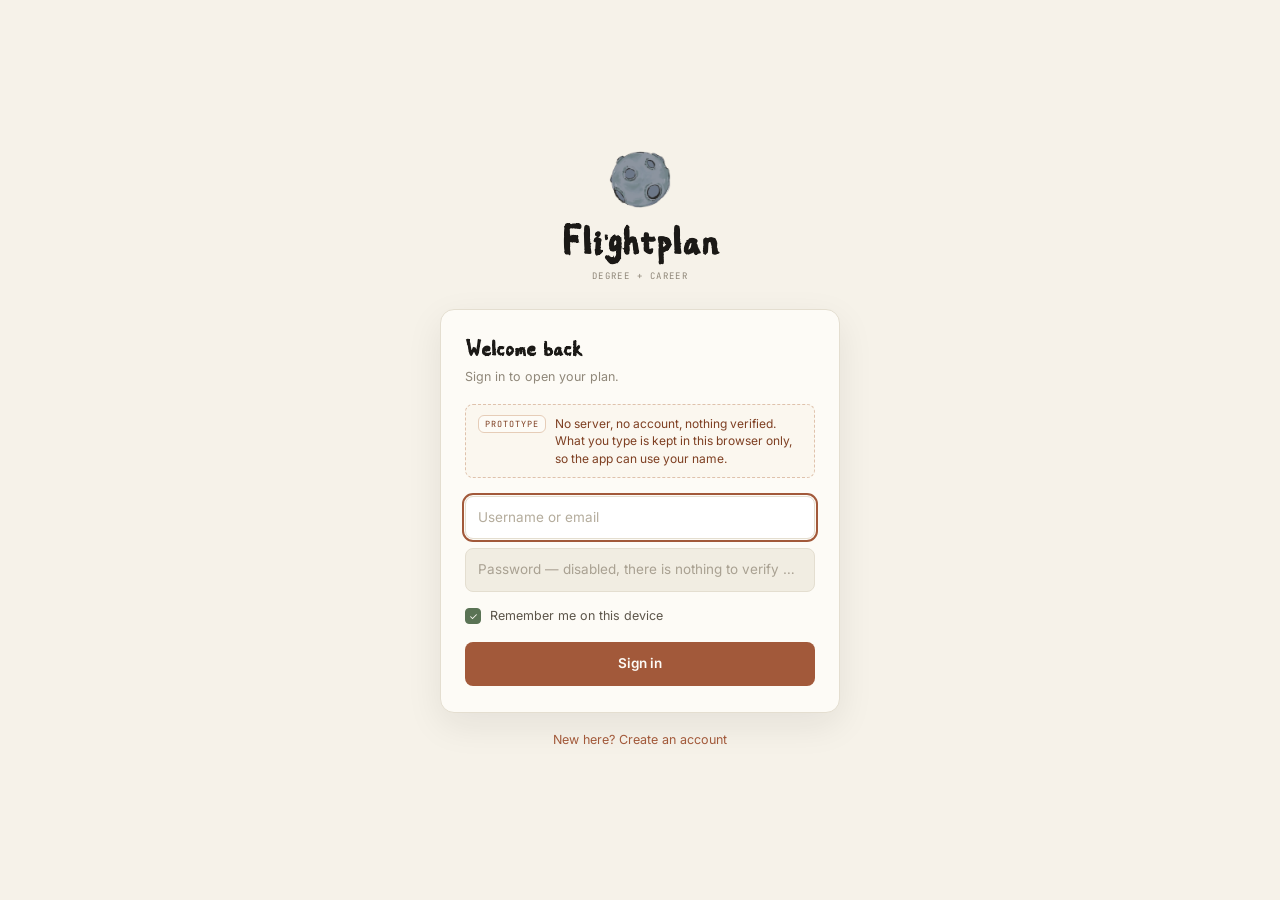
<file: site/resume.html>
<!DOCTYPE html>
<html lang="en">
<head>
<meta charset="utf-8">
<meta name="viewport" content="width=device-width, initial-scale=1">
<title>Resume · Flightplan</title>
<script>
/* Theme bootstrap. Runs before any stylesheet paints, so a page opened in the
   NYU theme never flashes the default palette first; js/sidebar.js owns the
   toggle and keeps this in sync. */
try {
  if (localStorage.getItem('flightplan.brand') === 'nyu') {
    document.documentElement.setAttribute('data-brand', 'nyu');
    var l = document.createElement('link');
    l.rel = 'stylesheet';
    l.setAttribute('data-nyu-fonts', '');
    l.href = 'https://fonts.googleapis.com/css2?family=Frank+Ruhl+Libre:wght@400;500;700&family=Montserrat:wght@400;500;600;700&display=swap';
    document.head.appendChild(l);
  }
} catch (e) { /* storage blocked: the default theme stands */ }
</script>
<link rel="preconnect" href="https://fonts.googleapis.com">
<link rel="preconnect" href="https://fonts.gstatic.com" crossorigin>
<link href="https://fonts.googleapis.com/css2?family=Caveat:wght@400..700&family=Inter:wght@400;500;600;700&family=Patrick+Hand&family=Playfair+Display:wght@500;600;700&family=Playpen+Sans:wght@400;500&display=swap" rel="stylesheet">
<link rel="stylesheet" href="css/base.css?v=2f6bd6be">
<link rel="stylesheet" href="css/resume.css?v=467bef87">
</head>
<body class="page-resume">

<div class="app">

  <!-- Canonical sidebar — identical on every page (Figma Home frame 388:1275) -->
  <aside class="sidebar">
    <div class="sidebar__brand">
      <img class="sidebar__mark" src="assets/b/brand-rock.webp" alt="" width="40" height="37">
      <p class="sidebar__title">Flightplan</p>
      <p class="sidebar__tagline">DEGREE&nbsp;+&nbsp;CAREER</p>
    </div>
    <!-- Phones (≤ 900px): the three-bar button top right opens the menu. The
         handler is inline on purpose, so the button works even when a phone
         still has an older cached js/sidebar.js. -->
    <button class="sidebar__menu-btn" type="button" aria-expanded="false" aria-label="Open menu"
            onclick="var b=this.closest('.sidebar'),o=!b.classList.contains('is-open');b.classList.toggle('is-open',o);document.body.classList.toggle('nav-open',o);this.setAttribute('aria-expanded',o);this.setAttribute('aria-label',o?'Close menu':'Open menu')"><span></span><span></span><span></span></button>
    <nav class="sidebar__nav">
      <a class="sidebar__link" href="index.html">Home</a>
      <a class="sidebar__link" href="planner.html">Planner</a>
      <a class="sidebar__link" href="plan.html">Goals</a>
      <a class="sidebar__link" href="career.html">Career</a>
      <a class="sidebar__link" href="alumni.html">Alumni</a>
      <a class="sidebar__link" href="visa.html">Visa</a>
    </nav>
    <!-- THIS TERM (build B §3.4). Seeded values match Home and Profile;
         js/sidebar.js repaints them from the store on load. -->
    <div class="sidebar__term">
      <p class="term__label">THIS TERM</p>
      <p class="term__line"><span data-term-label>Fall 2026</span> · <span data-term-inprog>18</span> <span data-term-unit>credits</span> in progress</p>
      <p class="term__pct"><span class="term__pct-num" data-term-pct>35%</span><span class="term__pct-cap">of the degree</span></p>
      <div class="term__bar">
        <div class="term__bar-done" data-term-bar-done style="width:35%"></div>
        <div class="term__bar-prog" data-term-bar-prog style="width:15%"></div>
      </div>
    </div>
    <div class="sidebar__foot">
      <a class="sidebar__avatar avatar" href="profile.html" aria-label="Your profile">
        <span class="avatar__initials" data-avatar-initials aria-hidden="true">JL</span>
      </a>
    </div>
  </aside>

  <main class="main">

    <a class="rz-back" href="profile.html">← Back to Profile</a>

    <div class="rz-top">
      <h1 class="rz-title"><span data-identity-name>Jordan Lee</span> — Resume</h1>
      <div class="rz-actions">
        <div class="segmented" id="rzMode" role="tablist">
          <button class="is-on" data-mode="editor" type="button" role="tab" aria-selected="true">Editor</button>
          <button data-mode="preview" type="button" role="tab" aria-selected="false">Preview</button>
        </div>
        <button class="btn rz-export" id="rzExport" type="button">Export PDF ↓</button>
      </div>
    </div>

    <hr class="divider rz-divider">

    <div class="rz-cols">

      <div class="rz-col">

        <!-- Summary -->
        <section class="rz-card" data-card data-section="summary">
          <div class="rz-card__head">
            <span class="rz-grip" data-grip aria-hidden="true">⋮⋮</span>
            <h2 class="rz-card__title" data-card-title>Summary</h2>
            <span class="rz-card__badge">TEXT</span>
            <span class="rz-card__menu-wrap">
              <button class="rz-card__menu" data-menu type="button" aria-haspopup="menu" aria-expanded="false" aria-label="Options for Summary section">⋮</button>
            </span>
            <button class="rz-card__collapse" data-collapse type="button" aria-label="Collapse Summary section">⌄</button>
          </div>
          <hr class="divider">
          <div class="rz-card__body">
            <textarea class="rz-textarea rz-textarea--tall" data-rz-field="rz-summary" data-autosize
              aria-label="Professional summary"
              placeholder="Write a 2–3 sentence summary of who you are and what you're looking for..."></textarea>
          </div>
        </section>

        <!-- Experience -->
        <section class="rz-card" data-card data-section="experience">
          <div class="rz-card__head">
            <span class="rz-grip" data-grip aria-hidden="true">⋮⋮</span>
            <h2 class="rz-card__title" data-card-title>Experience</h2>
            <span class="rz-card__badge">TIMELINE</span>
            <span class="rz-card__menu-wrap">
              <button class="rz-card__menu" data-menu type="button" aria-haspopup="menu" aria-expanded="false" aria-label="Options for Experience section">⋮</button>
            </span>
            <button class="rz-card__collapse" data-collapse type="button" aria-label="Collapse Experience section">⌄</button>
          </div>
          <hr class="divider">
          <div class="rz-card__body">
            <div data-entries="experience">
              <div class="rz-entry" data-entry="exp1">
                <span class="rz-entry__grip" aria-hidden="true">⋮⋮</span>
                <button class="rz-entry__remove" data-remove type="button" aria-label="Remove entry">×</button>
                <div class="rz-fields">
                  <input class="rz-input" data-rz-field="rz-exp1-title"   placeholder="Job title"     aria-label="Experience 1 job title" value="Software Engineering Intern">
                  <input class="rz-input" data-rz-field="rz-exp1-company" placeholder="Company name"  aria-label="Experience 1 company" value="TechNova Inc.">
                  <input class="rz-input" data-rz-field="rz-exp1-place"   placeholder="City, State"   aria-label="Experience 1 location" value="Remote">
                  <input class="rz-input" data-rz-field="rz-exp1-dates"   placeholder="Start – End"   aria-label="Experience 1 dates" value="Jun 2026 – Aug 2026">
                  <textarea class="rz-textarea rz-span2" data-rz-field="rz-exp1-bullets" aria-label="Experience 1 accomplishments" placeholder="• Describe your impact — start with an action verb...">• Built and shipped 3 internal tools used by 40+ engineers
• Reduced build time by 22% through caching improvements</textarea>
                </div>
              </div>

              <div class="rz-entry" data-entry="exp2">
                <span class="rz-entry__grip" aria-hidden="true">⋮⋮</span>
                <button class="rz-entry__remove" data-remove type="button" aria-label="Remove entry">×</button>
                <div class="rz-fields">
                  <input class="rz-input" data-rz-field="rz-exp2-title"   placeholder="Job title"    aria-label="Experience 2 job title">
                  <input class="rz-input" data-rz-field="rz-exp2-company" placeholder="Company name" aria-label="Experience 2 company">
                  <input class="rz-input" data-rz-field="rz-exp2-place"   placeholder="City, State"  aria-label="Experience 2 location">
                  <input class="rz-input" data-rz-field="rz-exp2-dates"   placeholder="Start – End"  aria-label="Experience 2 dates">
                  <textarea class="rz-textarea rz-span2" data-rz-field="rz-exp2-bullets" aria-label="Experience 2 accomplishments" placeholder="• Describe your impact — start with an action verb..."></textarea>
                </div>
              </div>
            </div>
            <button class="rz-add" data-add-entry="experience" type="button">+ Add entry</button>
          </div>
        </section>

        <!-- Education -->
        <section class="rz-card" data-card data-section="education">
          <div class="rz-card__head">
            <span class="rz-grip" data-grip aria-hidden="true">⋮⋮</span>
            <h2 class="rz-card__title" data-card-title>Education</h2>
            <span class="rz-card__badge">TIMELINE</span>
            <span class="rz-card__menu-wrap">
              <button class="rz-card__menu" data-menu type="button" aria-haspopup="menu" aria-expanded="false" aria-label="Options for Education section">⋮</button>
            </span>
            <button class="rz-card__collapse" data-collapse type="button" aria-label="Collapse Education section">⌄</button>
          </div>
          <hr class="divider">
          <div class="rz-card__body">
            <div data-entries="education">
              <div class="rz-entry" data-entry="edu1">
                <span class="rz-entry__grip" aria-hidden="true">⋮⋮</span>
                <button class="rz-entry__remove" data-remove type="button" aria-label="Remove entry">×</button>
                <div class="rz-fields">
                  <input class="rz-input rz-span2" data-rz-field="rz-edu1-school" placeholder="University name" aria-label="Education 1 school" value="Carnegie Mellon University">
                  <input class="rz-input" data-rz-field="rz-edu1-degree" placeholder="Degree" aria-label="Education 1 degree" value="B.S. Computer Science">
                  <input class="rz-input" data-rz-field="rz-edu1-dates"  placeholder="Expected" aria-label="Education 1 dates" value="Expected May 2029">
                  <input class="rz-input rz-span2" data-rz-field="rz-edu1-notes" placeholder="Honours, GPA, activities" aria-label="Education 1 honours, GPA and activities" value="GPA: 3.6  ·  Dean's List (2 semesters)">
                </div>
              </div>
            </div>
            <button class="rz-add" data-add-entry="education" type="button">+ Add entry</button>
          </div>
        </section>

        <div class="rz-addcat" data-addcat="left">
          <button class="rz-add-category" data-add-category="left" type="button" aria-label="Add a section to the left column">+ Add Category</button>
        </div>
      </div>

      <div class="rz-col">

        <!-- Skills -->
        <section class="rz-card" data-card data-section="skills">
          <div class="rz-card__head">
            <span class="rz-grip" data-grip aria-hidden="true">⋮⋮</span>
            <h2 class="rz-card__title" data-card-title>Skills</h2>
            <span class="rz-card__badge">TAGS</span>
            <span class="rz-card__menu-wrap">
              <button class="rz-card__menu" data-menu type="button" aria-haspopup="menu" aria-expanded="false" aria-label="Options for Skills section">⋮</button>
            </span>
            <button class="rz-card__collapse" data-collapse type="button" aria-label="Collapse Skills section">⌄</button>
          </div>
          <hr class="divider">
          <div class="rz-card__body">
            <div class="chips" id="rzChips"></div>
            <button class="rz-add rz-add--spaced" id="rzAddSkill" type="button">+ Add skill</button>
          </div>
        </section>

        <!-- Certifications -->
        <section class="rz-card" data-card data-section="certifications">
          <div class="rz-card__head">
            <span class="rz-grip" data-grip aria-hidden="true">⋮⋮</span>
            <h2 class="rz-card__title" data-card-title>Certifications</h2>
            <span class="rz-card__badge">LIST</span>
            <span class="rz-card__menu-wrap">
              <button class="rz-card__menu" data-menu type="button" aria-haspopup="menu" aria-expanded="false" aria-label="Options for Certifications section">⋮</button>
            </span>
            <button class="rz-card__collapse" data-collapse type="button" aria-label="Collapse Certifications section">⌄</button>
          </div>
          <hr class="divider">
          <div class="rz-card__body">
            <div data-entries="certs">
              <div class="cert-row" data-entry="cert1">
                <span class="cert-row__grip" aria-hidden="true">⋮⋮</span>
                <input class="rz-input" data-rz-field="rz-cert1-name" placeholder="Certification name" aria-label="Certification 1 name" value="Google UX Design Certificate">
                <input class="rz-input" data-rz-field="rz-cert1-date" placeholder="Date" aria-label="Certification 1 date" value="Aug 2026">
                <button class="cert-row__remove" data-remove type="button" aria-label="Remove certification">×</button>
              </div>
              <div class="cert-row" data-entry="cert2">
                <span class="cert-row__grip" aria-hidden="true">⋮⋮</span>
                <input class="rz-input" data-rz-field="rz-cert2-name" placeholder="Certification name" aria-label="Certification 2 name">
                <input class="rz-input" data-rz-field="rz-cert2-date" placeholder="Date" aria-label="Certification 2 date">
                <button class="cert-row__remove" data-remove type="button" aria-label="Remove certification">×</button>
              </div>
            </div>
            <button class="rz-add rz-add--spaced" data-add-entry="certs" type="button">+ Add entry</button>
          </div>
        </section>

        <div class="rz-addcat" data-addcat="right">
          <button class="rz-add-category" data-add-category="right" type="button" aria-label="Add a section to the right column">+ Add Category</button>
        </div>
      </div>
    </div>

    <div class="rz-preview">
      <div class="rz-paper" id="rzPaper"></div>
    </div>

  </main>
</div>

<div class="mascot">
  <!-- Sprite sheet, not a still: js/pigeon.js steps background-position at 15fps. -->
  <div id="pigeon-stage" role="img" aria-label="Your pigeon"></div>
</div>

<script type="module" src="js/sidebar.js"></script>
<script type="module" src="js/app.js"></script>
<script type="module" src="js/resume.js"></script>
</body>
</html>
</file>
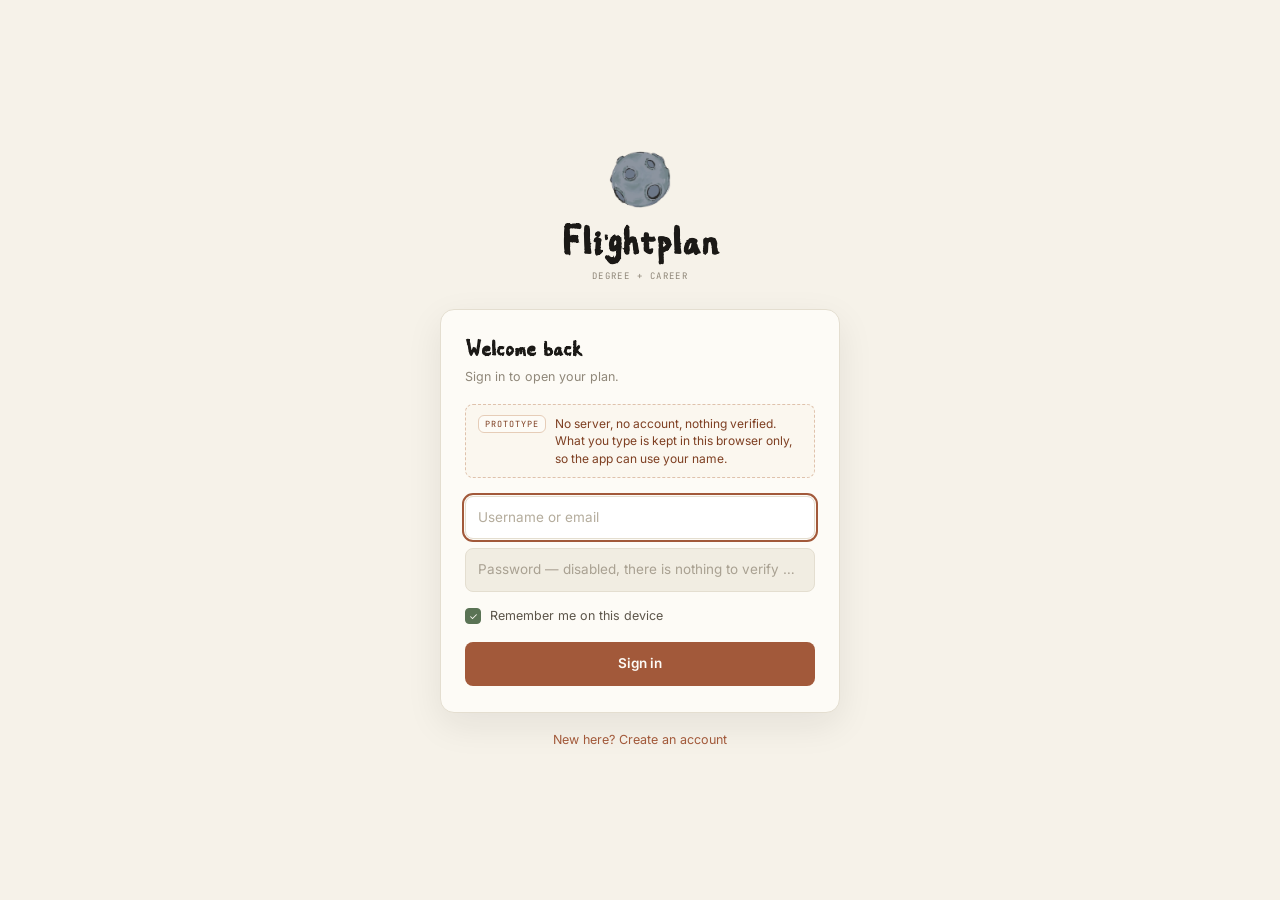
<file: site/visa.html>
<!DOCTYPE html>
<html lang="en">
<head>
<meta charset="utf-8">
<meta name="viewport" content="width=device-width, initial-scale=1">
<title>Visa · Flightplan</title>
<script>
/* Theme bootstrap. Runs before any stylesheet paints, so a page opened in the
   NYU theme never flashes the default palette first; js/sidebar.js owns the
   toggle and keeps this in sync. */
try {
  if (localStorage.getItem('flightplan.brand') === 'nyu') {
    document.documentElement.setAttribute('data-brand', 'nyu');
    var l = document.createElement('link');
    l.rel = 'stylesheet';
    l.setAttribute('data-nyu-fonts', '');
    l.href = 'https://fonts.googleapis.com/css2?family=Frank+Ruhl+Libre:wght@400;500;700&family=Montserrat:wght@400;500;600;700&display=swap';
    document.head.appendChild(l);
  }
} catch (e) { /* storage blocked: the default theme stands */ }
</script>
<link rel="preconnect" href="https://fonts.googleapis.com">
<link rel="preconnect" href="https://fonts.gstatic.com" crossorigin>
<link href="https://fonts.googleapis.com/css2?family=Caveat:wght@400..700&family=Inter:wght@400;500;600;700&family=Patrick+Hand&family=Playfair+Display:wght@500;600;700&family=Playpen+Sans:wght@400;500&display=swap" rel="stylesheet">
<link rel="stylesheet" href="css/base.css?v=2f6bd6be">
<link rel="stylesheet" href="css/visa.css?v=96837861">
</head>
<body class="page-visa">

<div class="app">

  <!-- Canonical sidebar — identical on every page (Figma Home frame 388:1275) -->
  <aside class="sidebar">
    <div class="sidebar__brand">
      <img class="sidebar__mark" src="assets/b/brand-rock.webp" alt="" width="40" height="37">
      <p class="sidebar__title">Flightplan</p>
      <p class="sidebar__tagline">DEGREE&nbsp;+&nbsp;CAREER</p>
    </div>
    <!-- Phones (≤ 900px): the three-bar button top right opens the menu. The
         handler is inline on purpose, so the button works even when a phone
         still has an older cached js/sidebar.js. -->
    <button class="sidebar__menu-btn" type="button" aria-expanded="false" aria-label="Open menu"
            onclick="var b=this.closest('.sidebar'),o=!b.classList.contains('is-open');b.classList.toggle('is-open',o);document.body.classList.toggle('nav-open',o);this.setAttribute('aria-expanded',o);this.setAttribute('aria-label',o?'Close menu':'Open menu')"><span></span><span></span><span></span></button>
    <nav class="sidebar__nav">
      <a class="sidebar__link" href="index.html">Home</a>
      <a class="sidebar__link" href="planner.html">Planner</a>
      <a class="sidebar__link" href="plan.html">Goals</a>
      <a class="sidebar__link" href="career.html">Career</a>
      <a class="sidebar__link" href="alumni.html">Alumni</a>
      <a class="sidebar__link is-active" href="visa.html" aria-current="page">Visa</a>
    </nav>
    <!-- THIS TERM (build B §3.4). Seeded values match Home and Profile;
         js/sidebar.js repaints them from the store on load. -->
    <div class="sidebar__term">
      <p class="term__label">THIS TERM</p>
      <p class="term__line"><span data-term-label>Fall 2026</span> · <span data-term-inprog>18</span> <span data-term-unit>credits</span> in progress</p>
      <p class="term__pct"><span class="term__pct-num" data-term-pct>35%</span><span class="term__pct-cap">of the degree</span></p>
      <div class="term__bar">
        <div class="term__bar-done" data-term-bar-done style="width:35%"></div>
        <div class="term__bar-prog" data-term-bar-prog style="width:15%"></div>
      </div>
    </div>
    <div class="sidebar__foot">
      <a class="sidebar__avatar avatar" href="profile.html" aria-label="Your profile">
        <span class="avatar__initials" data-avatar-initials aria-hidden="true">JL</span>
      </a>
    </div>
  </aside>

  <main class="main">
    <div class="vs-board">

      <!-- ================= header =================
           Slimmed from the 152px avatar card: the student knows who they are,
           so the name moves into one meta line and the space goes to the alerts. -->
      <header class="vs-head">
        <h1 class="vs-head__title">Your visa</h1>
        <p class="vs-head__meta"><span data-identity-name>Jordan Lee</span> · F-1 · Class of 2029 · Computer Science · <strong>STEM eligible</strong></p>
      </header>

      <!-- ================= 1. needs your attention =================
           Everything that can cost you status or a trip home, sorted by urgency.
           Each card can be ticked off; the tick persists through app.js. -->
      <section class="vs-alerts" aria-labelledby="alertsTitle">
        <div class="vs-alerts__head">
          <h2 class="vs-alerts__title" id="alertsTitle">Needs your attention</h2>
          <span class="vs-alerts__count" id="alertCount">3 to do</span>
        </div>
        <div class="vs-alerts__grid">
          <article class="vs-alert vs-alert--urgent" data-check-row>
            <div class="vs-alert__top">
              <span class="vs-pill vs-pill--accent">RENEW NOW</span>
              <label class="vs-alert__done"><input type="checkbox" class="check vs-check vs-check--sm" data-check="visa-alert-passport"> Done</label>
            </div>
            <p class="vs-alert__title">Renew your passport</p>
            <p class="vs-alert__sub">Expires <strong>Dec 2026</strong>. It should be renewed 6 months before expiry, so you are already past that point.</p>
            <a class="link vs-alert__cta" data-oie-subject="Passport renewal while on F-1" href="mailto:oie@andrew.cmu.edu">Ask OIE what to do →</a>
          </article>
          <article class="vs-alert vs-alert--soon" data-check-row>
            <div class="vs-alert__top">
              <span class="vs-pill vs-pill--amber">BEFORE WINTER BREAK</span>
              <label class="vs-alert__done"><input type="checkbox" class="check vs-check vs-check--sm" data-check="visa-alert-signature"> Done</label>
            </div>
            <p class="vs-alert__title">Get your travel signature</p>
            <p class="vs-alert__sub">Without it on your I-20 you cannot re-enter the US after travelling home.</p>
            <a class="link vs-alert__cta" data-oie-subject="Travel signature request" href="mailto:oie@andrew.cmu.edu">Request the signature →</a>
          </article>
          <article class="vs-alert vs-alert--soon" data-check-row>
            <div class="vs-alert__top">
              <span class="vs-pill vs-pill--amber">BY MAY 2027</span>
              <label class="vs-alert__done"><input type="checkbox" class="check vs-check vs-check--sm" data-check="visa-alert-i20"> Done</label>
            </div>
            <p class="vs-alert__title">Extend your I-20</p>
            <p class="vs-alert__sub">It ends <strong>May 2027</strong> but you graduate <strong>May 2029</strong>. Extend it before it runs out.</p>
            <a class="link vs-alert__cta" data-oie-subject="I-20 program extension" href="mailto:oie@andrew.cmu.edu">Ask OIE about an extension →</a>
          </article>
        </div>
      </section>

      <div class="vs-cols">

        <!-- ============== left column ============== -->
        <div class="vs-col vs-col--main">

          <!-- 2. where you stand -->
          <section class="panel vs-card">
            <h2 class="vs-title">My visa status</h2>

            <div class="vs-status">
              <div>
                <div class="vs-status__head">
                  <span class="vs-dot"></span>
                  <span class="eyebrow">On-campus work</span>
                </div>
                <p class="vs-status__value">Allowed — up to 20 hrs/week during term</p>
              </div>
              <div>
                <div class="vs-status__head">
                  <span class="vs-dot vs-dot--muted"></span>
                  <span class="eyebrow">CPT / OPT</span>
                </div>
                <p class="vs-status__value">Not authorized yet — normal for a sophomore</p>
              </div>
              <div>
                <div class="vs-status__head">
                  <span class="vs-dot vs-dot--amber"></span>
                  <span class="eyebrow">I-20</span>
                </div>
                <p class="vs-status__value">Active until May 2027 — extension needed</p>
              </div>
            </div>

            <div class="vs-timeline">
              <p class="eyebrow">Your work timeline</p>
              <!-- Markers sit at their real dates (Sep 2026 → May 2030), so the gaps
                   read true. Captions alternate above and below the track so the
                   two 2029 dates, three months apart, never collide. -->
              <div class="vs-timeline__track">
                <div class="vs-mark vs-mark--now vs-mark--below vs-mark--start" style="left:0%">
                  <span class="vs-mark__label"><span class="vs-mark__when">Now</span><span class="vs-mark__what">Sophomore</span></span>
                </div>
                <div class="vs-mark vs-mark--amber vs-mark--above" style="left:20.5%">
                  <span class="vs-mark__label"><span class="vs-mark__when">Summer ’27</span><span class="vs-mark__what">CPT internships open</span></span>
                </div>
                <div class="vs-mark vs-mark--deadline vs-mark--below" style="left:65.9%">
                  <span class="vs-mark__label"><span class="vs-mark__when">Feb ’29 · deadline</span><span class="vs-mark__what">Apply for OPT</span></span>
                </div>
                <div class="vs-mark vs-mark--above" style="left:72.7%">
                  <span class="vs-mark__label"><span class="vs-mark__when">May ’29</span><span class="vs-mark__what">OPT starts</span></span>
                </div>
                <div class="vs-mark vs-mark--above vs-mark--end" style="left:100%">
                  <span class="vs-mark__label"><span class="vs-mark__when">May ’30</span><span class="vs-mark__what">+24 mo STEM OPT</span></span>
                </div>
              </div>
              <p class="vs-timeline__foot">Spaced by real dates and built from your course plan.</p>
            </div>

            <div class="vs-dates">
              <p class="eyebrow">Every year</p>
              <div class="vs-dates__row">
                <span class="vs-remind__when">Apr 15</span>
                <p class="vs-remind__what">File <strong>Form 8843</strong>, even with no income. Add a 1040-NR if you earned money. Pigeon reminds you on Mar 1.</p>
              </div>
            </div>
          </section>

          <!-- 3. can I…? — What I can do + Know the Rules, merged; most serious first -->
          <section class="panel vs-card">
            <h2 class="vs-title">Can I…?</h2>
            <p class="vs-lede">The rules that protect your status. Red means it can end your visa.</p>

            <p class="eyebrow vs-group">Not allowed</p>
            <div class="vs-rows">
              <div class="vs-rule vs-rule--danger">
                <div class="vs-rule__head">
                  <p class="vs-rule__q">Drop below full-time credits?</p>
                  <span class="vs-pill vs-pill--sm vs-pill--accent">NO</span>
                </div>
                <p class="vs-rule__a">Only with OIE approval first: medical, academic, or your final semester.</p>
              </div>
              <hr class="divider">
              <div class="vs-rule vs-rule--danger">
                <div class="vs-rule__head">
                  <p class="vs-rule__q">Work off campus: part-time jobs, freelancing, tutoring, paid gigs online?</p>
                  <span class="vs-pill vs-pill--sm vs-pill--accent">NO</span>
                </div>
                <p class="vs-rule__a">Not without CPT or OPT authorization. Any unauthorized income breaks your status.</p>
              </div>
            </div>

            <p class="eyebrow vs-group">Check first</p>
            <div class="vs-rows">
              <div class="vs-rule">
                <div class="vs-rule__head">
                  <p class="vs-rule__q">Do an unpaid internship?</p>
                  <span class="vs-pill vs-pill--sm vs-pill--amber">CAREFUL</span>
                </div>
                <p class="vs-rule__a">It often still counts as work. Check with OIE before you say yes.</p>
              </div>
              <hr class="divider">
              <div class="vs-rule">
                <div class="vs-rule__head">
                  <p class="vs-rule__q">Take a gap semester for an internship?</p>
                  <span class="vs-pill vs-pill--sm vs-pill--amber">NO — BUT</span>
                </div>
                <p class="vs-rule__a">Do a full-time CPT semester instead: you stay enrolled and work full-time. Full-time CPT adds up, and 12 months of it cancels OPT.</p>
              </div>
              <hr class="divider">
              <div class="vs-rule">
                <div class="vs-rule__head">
                  <p class="vs-rule__q">Take a summer internship?</p>
                  <span class="vs-pill vs-pill--sm vs-pill--amber">FROM SUMMER ’27</span>
                </div>
                <p class="vs-rule__a">With CPT, after your first full year. Your OIE advisor (the DSO) approves it before you start.</p>
              </div>
            </div>

            <p class="eyebrow vs-group">Allowed</p>
            <div class="vs-rows">
              <div class="vs-rule">
                <div class="vs-rule__head">
                  <p class="vs-rule__q">Work an on-campus job?</p>
                  <span class="vs-pill vs-pill--sm">YES</span>
                </div>
                <p class="vs-rule__a">Up to 20 hrs/week during term. <a class="link" href="career.html">14 open on Handshake →</a></p>
              </div>
              <hr class="divider">
              <div class="vs-rule">
                <div class="vs-rule__head">
                  <p class="vs-rule__q">Do research for credit?</p>
                  <span class="vs-pill vs-pill--sm">YES</span>
                </div>
                <p class="vs-rule__a">It counts as part of your studies. Ask your advisor.</p>
              </div>
              <hr class="divider">
              <div class="vs-rule">
                <div class="vs-rule__head">
                  <p class="vs-rule__q">Take the summer off?</p>
                  <span class="vs-pill vs-pill--sm">YES</span>
                </div>
                <p class="vs-rule__a">Summer is your annual vacation. Travel and rest; working still needs authorization.</p>
              </div>
            </div>
          </section>

          <!-- 4. documents — the reference list behind the alerts -->
          <section class="panel vs-card">
            <h2 class="vs-title">My documents</h2>
            <div class="vs-rows">
              <div class="vs-doc">
                <div>
                  <p class="vs-row-title">Passport</p>
                  <p class="vs-row-sub">Expires Dec 2026</p>
                </div>
                <span class="vs-pill vs-pill--accent">RENEW NOW</span>
              </div>
              <hr class="divider">
              <div class="vs-doc">
                <div>
                  <p class="vs-row-title">Travel signature</p>
                  <p class="vs-row-sub">Needed before winter break travel</p>
                </div>
                <span class="vs-pill vs-pill--amber">GET SIGNED</span>
              </div>
              <hr class="divider">
              <div class="vs-doc">
                <div>
                  <p class="vs-row-title">I-20</p>
                  <p class="vs-row-sub">Valid through May 2027 · you graduate May 2029</p>
                </div>
                <span class="vs-pill vs-pill--amber">EXTEND</span>
              </div>
              <hr class="divider">
              <div class="vs-doc">
                <div>
                  <p class="vs-row-title">F-1 visa stamp</p>
                  <p class="vs-row-sub">Valid through Aug 2027 · only needed to re-enter the US</p>
                </div>
                <span class="vs-pill">OK</span>
              </div>
            </div>
          </section>

          <!-- 5. learning — folded away until wanted -->
          <details class="panel vs-card vs-fold" id="roadmapFold">
            <summary class="vs-fold__sum">
              <span>
                <span class="vs-title">Visa roadmap — mini course</span>
                <span class="vs-lede vs-fold__lede" id="roadmapLede">10-minute lessons, in plain language. 2 of 7 done.</span>
              </span>
              <span class="vs-fold__right">
                <span class="vs-bar vs-fold__bar"><span class="vs-bar__fill" id="roadmapBar" style="width:28.6%"></span></span>
                <span class="vs-fold__chev" aria-hidden="true"></span>
              </span>
            </summary>
            <div class="vs-lessons" id="lessons">
              <label class="vs-lesson" data-check-row>
                <input type="checkbox" class="check vs-check" data-check="visa-lesson-1">
                <span>
                  <span class="vs-lesson__title">Work rules basics</span>
                  <span class="vs-lesson__sub">On-campus 20 hrs max · what counts as “work”</span>
                </span>
              </label>
              <hr class="divider">
              <label class="vs-lesson" data-check-row>
                <input type="checkbox" class="check vs-check" data-check="visa-lesson-2">
                <span>
                  <span class="vs-lesson__title">CPT — internships during school</span>
                  <span class="vs-lesson__sub">OIE approval first · 12 months full-time cancels OPT</span>
                </span>
              </label>
              <hr class="divider">
              <label class="vs-lesson" data-check-row>
                <input type="checkbox" class="check vs-check" data-check="visa-lesson-3">
                <span>
                  <span class="vs-lesson__title">OPT — your first job after graduation</span>
                  <span class="vs-lesson__sub">12 months · apply 90 days before graduating</span>
                </span>
              </label>
              <hr class="divider">
              <label class="vs-lesson" data-check-row>
                <input type="checkbox" class="check vs-check" data-check="visa-lesson-4">
                <span>
                  <span class="vs-lesson__title">STEM OPT — 24 extra months</span>
                  <span class="vs-lesson__sub">E-Verify employer + Form I-983</span>
                </span>
              </label>
              <hr class="divider">
              <label class="vs-lesson" data-check-row>
                <input type="checkbox" class="check vs-check" data-check="visa-lesson-5">
                <span>
                  <span class="vs-lesson__title">Getting your SSN</span>
                  <span class="vs-lesson__sub">Need a job offer first · SS-5 + I-20 + offer letter</span>
                </span>
              </label>
              <hr class="divider">
              <label class="vs-lesson" data-check-row>
                <input type="checkbox" class="check vs-check" data-check="visa-lesson-6">
                <span>
                  <span class="vs-lesson__title">Taxes without the panic</span>
                  <span class="vs-lesson__sub">Form 8843 every year · 1040-NR by April 15</span>
                </span>
              </label>
              <hr class="divider">
              <label class="vs-lesson" id="lessonTimeOff" data-check-row>
                <input type="checkbox" class="check vs-check" data-check="visa-lesson-7">
                <span>
                  <span class="vs-lesson__title">Want time off? Read this first</span>
                  <span class="vs-lesson__sub">Gap semesters aren’t allowed on F-1 — a full-time CPT semester is the legal version</span>
                </span>
              </label>
            </div>
            <a class="link vs-continue" href="#lessons" id="roadmapContinue">Continue: OPT — your first job after graduation →</a>
          </details>

        </div>

        <!-- ============== right rail (sticks while the left scrolls) ============== -->
        <div class="vs-col vs-col--rail">

          <!-- help -->
          <section class="panel vs-card vs-card--rail vs-card--accent">
            <p class="vs-oie__where">Your visa office</p>
            <h2 class="vs-oie__name">Office of International Education</h2>
            <a class="vs-oie__mail" href="mailto:oie@andrew.cmu.edu">oie@andrew.cmu.edu</a>
            <p class="vs-oie__line"><a href="tel:+14122685231">(412) 268-5231</a> · Warner Hall 3rd Floor</p>
            <p class="vs-oie__line">Walk-ins: Tue &amp; Thu, 1:00–3:00 PM</p>
            <div class="vs-oie__qs">
              <p class="eyebrow eyebrow--xs">What is it about?</p>
              <p class="vs-oie__hint">Pick any topics and they go in the email subject.</p>
              <div class="vs-chips" id="quickQuestions">
                <label class="vs-chip">
                  <input type="checkbox" class="visually-hidden" data-check="visa-q-cpt">CPT approval
                </label>
                <label class="vs-chip">
                  <input type="checkbox" class="visually-hidden" data-check="visa-q-opt">OPT timing
                </label>
                <label class="vs-chip">
                  <input type="checkbox" class="visually-hidden" data-check="visa-q-ssn">SSN letter
                </label>
                <label class="vs-chip">
                  <input type="checkbox" class="visually-hidden" data-check="visa-q-tax">Tax forms
                </label>
                <label class="vs-chip">
                  <input type="checkbox" class="visually-hidden" data-check="visa-q-sig">Travel signature
                </label>
              </div>
            </div>
            <a class="btn vs-send" id="sendQuestion" href="mailto:oie@andrew.cmu.edu">Send a question →</a>
          </section>

          <!-- later: SSN, folded until there is a job offer -->
          <details class="panel vs-card vs-card--rail vs-fold">
            <summary class="vs-fold__sum">
              <span>
                <span class="vs-title vs-title--sm">Getting your SSN</span>
                <span class="vs-lede vs-fold__lede">For later: once you have a job offer.</span>
              </span>
              <span class="vs-fold__chev" aria-hidden="true"></span>
            </summary>
            <div class="vs-steps">
              <div class="vs-step">
                <span class="vs-step__n">1</span>
                <div>
                  <p class="vs-step__title">Get a job or job offer</p>
                  <p class="vs-step__sub">No job, no SSN. On-campus jobs count.</p>
                </div>
              </div>
              <div class="vs-step">
                <span class="vs-step__n">2</span>
                <div>
                  <p class="vs-step__title">Request your support letter</p>
                  <p class="vs-step__sub">One click asks OIE for the letter.</p>
                  <a class="link vs-step__cta" id="requestLetter" href="mailto:oie@andrew.cmu.edu?subject=SSN%20support%20letter%20request">Request the letter →</a>
                </div>
              </div>
              <div class="vs-step">
                <span class="vs-step__n">3</span>
                <div>
                  <p class="vs-step__title">Visit the Social Security office</p>
                  <p class="vs-step__sub">Bring SS-5, passport, I-20, I-94 and your offer letter.</p>
                </div>
              </div>
              <div class="vs-step">
                <span class="vs-step__n">4</span>
                <div>
                  <p class="vs-step__title">Start working while you wait</p>
                  <p class="vs-step__sub">Give the number to payroll when it arrives.</p>
                </div>
              </div>
            </div>
          </details>

        </div>
      </div>
    </div>

  </main>
</div>

<div class="mascot">
  <!-- Sprite sheet, not a still: js/pigeon.js steps background-position at 15fps. -->
  <div id="pigeon-stage" role="img" aria-label="Your pigeon"></div>
</div>

<script type="module" src="js/sidebar.js"></script>
<script type="module" src="js/app.js"></script>
<script type="module" src="js/visa.js"></script>
</body>
</html>
</file>
<file: site/css/base.css>
/* ---------------------------------------------------------------------------
   Stellic Pathfinders — design tokens + app shell
   Values taken from Figma "Stellic FrontEnd Design", Page 4.
   --------------------------------------------------------------------------- */

/* Build B's two remaining Google faces: JetBrains Mono (all-caps micro labels)
   and Newsreader (the initials circles + the "of the degree" figure).
   Imported here rather than from each <head> so the brand lives in one file. */
@import url('https://fonts.googleapis.com/css2?family=JetBrains+Mono:wght@400;500&family=Newsreader:opsz,wght@6..72,400;6..72,500&display=swap');

/* The real "Pathfinder Hand" face, extracted from build B (assets/b/).
   ONE weight only — no 600/700 file exists, so any bold is synthesised. */
@font-face {
  font-family: 'Pathfinder Hand';
  src: url('../assets/b/PathfinderHand.woff2') format('woff2');
  font-weight: normal;
  font-style: normal;
  font-display: swap;
}

:root {
  /* surfaces */
  --bg:            #f6f2e9;
  --panel:         #faf8f1;
  --panel-alt:     #fdfbf6;
  --sidebar:       #fdfbf6;
  --sunken:        #f1ede2;
  --border:        #e5e0d7;
  --border-soft:   #ede7da;
  --placeholder:   #ded9d1;

  /* ink */
  --ink:           #1b1916;
  --ink-2:         #5c554a;
  --ink-3:         #8c8578;
  --ink-4:         #a9a192;

  /* accents */
  --accent:        #8c4535;
  --accent-tint:   #f0d9c8;
  --accent-soft:   #fbe9e4;
  --accent-line:   #e8c4b8;

  --green:         #5a7355;
  --green-tint:    #e6ece0;

  --amber:         #b8852e;
  --amber-tint:    #f2e0b8;
  --star:          #e0aa2e;

  --scroll-track:  #ede7da;
  --scroll-thumb:  #998c7a;

  /* course palette (Home / Profile schedule) */
  --c-cs:    #f2ded4;
  --c-math:  #dfe7dc;
  --c-phys:  #f2e6c4;
  --c-engl:  #f7dbe4;
  --c-psy:   #ecdcd4;

  /* type */
  --font-hand:  'Pathfinder Hand', 'Patrick Hand', 'Caveat', cursive;
  /* Build B's nav is 'Pathfinder Hand' (spec §navStyle). A shipped Caveat as a
     stand-in before the real face was extracted; the woff2 is now in
     assets/b/, so the nav uses the genuine article and Caveat is only a
     fallback for a failed font load. */
  --font-nav:   'Pathfinder Hand', 'Caveat', cursive;
  --font-body:  'Inter', system-ui, -apple-system, 'Segoe UI', sans-serif;
  --font-serif: 'Playfair Display', Georgia, serif;
  /* build B tokens */
  --font-mono:      'JetBrains Mono', ui-monospace, SFMono-Regular, Menlo, monospace;
  --font-newsreader:'Newsreader', Georgia, serif;

  /* elevation */
  --sh-1: 0 1px 4px rgba(0, 0, 0, .05);
  --sh-2: 0 2px 8px rgba(0, 0, 0, .06);
  --sh-3: 0 3px 10px rgba(0, 0, 0, .06);
  --sh-4: 0 6px 16px rgba(0, 0, 0, .10);
  --sh-5: 0 18px 48px rgba(0, 0, 0, .18);

  --sidebar-w: 217px;

  /* Colours that used to be written as literals, lifted into tokens so the NYU
     theme can reach them. Each default equals the literal it replaced, so the
     Flightplan theme renders exactly as before. */
  --rule: #e4ded0; --ink-b3: #8f8779; --dim: #b4ac9c; --accent-b: #a2593a;
  --accent-deep: #7e3f22; --accent-wash: #f1e3d8; --accent-wash-line: #dfc2ac;
  --ink-warm: #3a362f; --visa-bg: #f7edea; --visa-line: #e9d6ce;
  --dot-alert: #b4552f; --dot-warn: #96742e; --danger: #c0392b;
  --placeholder-ink: #9e998f; --divider-warm: #ede5db; --chip-bg: #f1ede4;
  --badge: #b7afa3; --title-ink: #000;
  --sch-math: #dde2d5; --sch-phys: #eee0ba; --sch-engl: #f2d3d8; --sch-psy: #e6d0c4;
  --sch-engl-ink: #994d66; --sch-phys-ink: #8c6b26; --sch-psy-ink: #805238;
  --fp-habits-bg: #fbf3e7; --fp-habits-line: #ead9b6; --fp-wins-bg: #fdfaf0; --fp-wins-line: #ede3c9;
  --fp-faint: #c3bba9; --fp-gold-ink: #7a5c1e; --fp-gold: #b49a5e; --fp-cream: #fffdf7;
  --fp-cal-dark: #6b665e; --fp-sage-line: #d7e0d0; --fp-off: #d9cfbb;
  --q-line: #e6cdb8; --q-box: #c9c0ae; --q-cream: #fffdf8; --q-x: #9a8f7d; --q-dot: #e2d9c9;
  --q-ink2: #736657; --q-ink: #242019; --q-edge: #3a352d; --q-radio: #b7a998;
  --q-dash: #c9bda9; --q-field: #cfc5b4;
  --font-initials: 'Pathfinder Hand', 'Newsreader', Georgia, serif;
}

*, *::before, *::after { box-sizing: border-box; }

html { -webkit-text-size-adjust: 100%; }

body {
  margin: 0;
  background: var(--bg);
  color: var(--ink);
  font-family: var(--font-body);
  font-size: 14px;
  line-height: 1.45;
  -webkit-font-smoothing: antialiased;
}

/* The Goals and Career-Plan boards sit on a dotted paper ground. */
body.paper {
  background-image: radial-gradient(var(--border) 1px, transparent 1px);
  background-size: 18px 18px;
  background-position: 6px 6px;
}

h1, h2, h3, h4 { margin: 0; font-weight: 600; }
p { margin: 0; }
a { color: inherit; text-decoration: none; }
button { font: inherit; color: inherit; background: none; border: 0; padding: 0; cursor: pointer; }
input, textarea, select { font: inherit; color: inherit; }
ul { margin: 0; padding: 0; list-style: none; }
img { display: block; }

:focus-visible { outline: 2px solid var(--accent); outline-offset: 2px; border-radius: 4px; }

/* --- layout ---------------------------------------------------------------- */

.app { display: flex; min-height: 100vh; }

/* One canonical sidebar, identical on every page.
   Geometry from the Figma Home frame 388:1275. */

.sidebar {
  position: sticky;
  top: 0;
  align-self: flex-start;
  flex: 0 0 var(--sidebar-w);
  width: var(--sidebar-w);
  height: 100vh;
  background: var(--sidebar);
  border-right: 1px solid var(--border);
  padding: 32px 0 0;
  display: flex;
  flex-direction: column;
}

/* --- brand lockup (build B §3.2) -------------------------------------------
   Rock, wordmark and tagline, left-aligned on A's 34px sidebar inset.       */
.sidebar__brand { padding: 0 34px 24px; }

/* The brand rock. Native 600×554; drawn at B's sidebar size, 40×37, which is
   the same 1.0830 ratio (600/554 = 1.0830, 40/37 = 1.0811). */
.sidebar__mark {
  display: block;
  width: 40px; height: 37px;
  margin: 0 0 12px;
  object-fit: contain;
}

.sidebar__title {
  font-family: var(--font-hand);
  font-weight: 600;           /* synthetic — the face ships one weight */
  font-size: 32px;
  letter-spacing: .005em;
  line-height: .95;
  color: var(--ink);
  margin: 0;
}

.sidebar__tagline {
  font-family: var(--font-mono);
  font-size: 9px;
  letter-spacing: .14em;
  line-height: 1.4;
  color: var(--ink-b3);
  margin: 6px 0 0;
}

.sidebar__nav {
  display: flex;
  flex-direction: column;
  align-items: flex-start;
  gap: 10px;              /* 50px pill + 10px gap = 60px pitch */
  padding: 0 26px;
}

.sidebar__link {
  display: flex;
  align-items: center;
  width: 150px;
  height: 50px;
  padding: 0 8px;
  border-radius: 12px;
  font-family: var(--font-nav);
  font-weight: 700;
  font-size: 26px;
  line-height: 34px;
  /* No pill: the current page is marked by ink alone. The other pages sit in a
     soft warm taupe (3.2:1 on the sidebar, fine for 26px bold), hover darkens
     them, and the current page takes the full terracotta accent. */
  color: var(--nav-ink, #9c8b7d);
  transition: color .15s ease;
}
.sidebar__link:hover { color: var(--nav-ink-hover, #5c554a); }
.sidebar__link.is-active { color: var(--nav-ink-active, var(--accent)); }

/* --- THIS TERM (build B §3.4) ----------------------------------------------
   Sits immediately after the nav. B reads doneCr/totalCr/inProgCr/pct from its
   coursemap API; A has no backend, so js/sidebar.js paints these from the
   `term` bucket in js/store.js (seeded to match Home and Profile).           */
.sidebar__term { margin-top: 26px; padding: 0 34px; }

.term__label {
  font-family: var(--font-mono);
  font-size: 8.5px;
  letter-spacing: .14em;
  line-height: 1.4;
  color: var(--dim);
  margin: 0 0 10px;
}
.term__line {
  font-size: 12.5px;
  line-height: 1.45;
  color: var(--ink-2);
  margin: 0;
}
.term__pct {
  display: flex;
  align-items: baseline;
  gap: 6px;
  margin: 12px 0 0;
  flex-wrap: nowrap;
}
.term__pct-num {
  font-family: var(--font-initials);
  font-size: 19px;
  line-height: 1;
  flex: none;
}
.term__pct-cap { font-size: 11px; color: var(--ink-b3); white-space: nowrap; }

.term__bar {
  height: 6px;
  border-radius: 3px;
  background: var(--border-soft);
  margin-top: 8px;
  overflow: hidden;
  display: flex;
  gap: 1px;
}
.term__bar-done { background: var(--green); }
.term__bar-prog { background: var(--accent-b); opacity: .45; }

/* --- profile circle (build B §6) -------------------------------------------
   B ships no avatar image: the circle is the student's own upload or an
   initials fallback. This is the fallback treatment — #F1E3D8 on a #DFC2AC
   hairline, initials in Newsreader at #7E3F22. B registers 32px/14px and
   74px/26px; A's slots are bigger, so the 26/74 = .351 ratio is carried over
   (89px → 31px, 128px → 45px).                                              */
.avatar {
  display: flex;
  align-items: center;
  justify-content: center;
  border-radius: 50%;
  background: var(--accent-wash);
  border: 1px solid var(--accent-wash-line);
  color: var(--accent-deep);
  font-family: var(--font-newsreader);
  font-weight: 400;
  line-height: 1;
  overflow: hidden;
  user-select: none;
}
/* Doubled class so it beats the page stylesheets that load after base.css
   (home.css / profile.css / career.css each set their own size + fill). */
.avatar.avatar--lg {
  display: flex;
  align-items: center;
  justify-content: center;
  width: 128px; height: 128px; flex: 0 0 128px;
  font-size: 45px;
  background: var(--accent-wash);
  border: 1px solid var(--accent-wash-line);
  border-radius: 50%;
  color: var(--accent-deep);
}

.sidebar__foot { margin-top: auto; padding: 0 0 60px 50px; }

/* --- short windows ----------------------------------------------------------
   The rail's own content is 819px tall at its drawn spacing (32 top pad + 122
   brand + 350 nav + 26 + 103 THIS TERM + 89 avatar + 37 SIGN OUT + 60 bottom
   pad), so anything shorter than an 819px window clipped the avatar and the
   sign-out control off the bottom — a 1280x800 laptop lost 19px of it and a
   1280x700 window lost 119px. Nothing here changes above 845px; below that the
   rail tightens the four spacing values that carry the most slack, and below
   760px the nav pill shrinks from 50px to 42px as well (the 26px label still
   clears its 34px line box). That brings the content to 666px, so the whole
   rail fits a 700px window with room to spare. `overflow-y: auto` is only the
   last-resort net below that. */
@media (max-height: 845px) {
  .sidebar { padding-top: 24px; }
  .sidebar__brand { padding-bottom: 16px; }
  .sidebar__nav { gap: 6px; }
  .sidebar__term { margin-top: 18px; }
  .sidebar__foot { padding-bottom: 42px; }
}

@media (max-height: 760px) {
  .sidebar { padding-top: 16px; }
  .sidebar__brand { padding-bottom: 10px; }
  .sidebar__nav { gap: 5px; }
  .sidebar__link { height: 42px; }
  .sidebar__term { margin-top: 12px; }
  .sidebar__foot { padding-bottom: 24px; }
}

.sidebar { overflow-y: auto; scrollbar-width: thin; }
/* 89px was A's Figma slot, but that is 41% of the 217px rail and dwarfs the
   40px brand mark above it. 56px sits between build B's own 32px sidebar
   avatar and A's slot: clearly a secondary control, 1.4x the mark, and it
   gives 33px back to the vertical budget on short windows. Initials keep the
   .351 cap-height ratio the other sizes use. */
.sidebar__avatar {
  width: 56px; height: 56px; flex: 0 0 56px;
  font-size: 20px;
  box-shadow: none;
}
.sidebar__avatar:hover { box-shadow: 0 0 0 3px var(--accent-line); }
/* The avatar is the link to the student's own profile, so it carries the
   current-page state on profile.html (no nav item points there). */
.sidebar__avatar[aria-current] { box-shadow: 0 0 0 2px var(--accent); }

/* One canonical content gutter, identical on every document page.
   Each Figma frame had its own content origin (39/37/38/20px from the sidebar,
   60/29/21/40px from the right edge), so every page used to sit at a different
   distance from the rail. 40px is the single value now: it is the median of the
   drawn left insets, it is already the site's spacing step (8 x 5), and making
   left and right equal frames the content symmetrically in the content area
   however wide it gets. No page overrides this — the only exceptions are the
   three full-bleed boards (plan / goals / planner), which set `padding: 0`
   because they are whiteboards that fill the viewport. */
.main { flex: 1 1 auto; min-width: 0; padding: 20px 40px 40px; }

/* The audit found `.visa { display: flex }` silently beating the UA sheet's
   `[hidden] { display: none }`, so a "Don't show again" button wrote its flag
   to localStorage and was then ignored forever. Any author `display` on an
   element that also gets toggled with [hidden] reintroduces that bug, so the
   rule is settled once, globally. */
[hidden] { display: none !important; }

/* --- primitives ------------------------------------------------------------ */

.panel {
  background: var(--panel);
  border: 1px solid var(--border);
  border-radius: 20px;
}
.panel--flat { border-color: transparent; box-shadow: var(--sh-2); }

.eyebrow {
  font-size: 11px; font-weight: 600; letter-spacing: 1.2px;
  text-transform: uppercase; color: var(--ink-3);
}

.hand { font-family: var(--font-hand); font-weight: 400; }
.serif { font-family: var(--font-serif); font-weight: 600; }

.btn {
  display: inline-flex; align-items: center; justify-content: center; gap: 6px;
  height: 44px; padding: 0 20px;
  border-radius: 10px;
  background: var(--accent); color: #fff;
  font-size: 18px; font-weight: 500;
  transition: filter .15s ease, transform .05s ease;
}
.btn:hover { filter: brightness(1.08); }
.btn:active { transform: translateY(1px); }
.btn--sm { height: 32px; padding: 0 14px; font-size: 13.5px; border-radius: 10px; }
.btn--ghost {
  background: transparent; color: var(--ink-2);
  border: 1px solid var(--border);
}
.btn--ghost:hover { background: var(--panel); filter: none; }

.link { color: var(--accent); font-weight: 500; }
.link:hover { text-decoration: underline; }

.tag {
  display: inline-flex; align-items: center; height: 18px; padding: 0 10px;
  border-radius: 9px;
  font-size: 9px; font-weight: 600; letter-spacing: .45px;
}
.tag--internship { background: var(--accent-tint); color: var(--accent); }
.tag--research   { background: var(--green-tint);  color: var(--green); }
.tag--oncampus   { background: var(--amber-tint);  color: var(--amber); }

.icon-btn {
  display: inline-flex; align-items: center; justify-content: center;
  width: 34px; height: 34px; border-radius: 50%;
  border: 1px solid var(--border); background: var(--panel);
  transition: background .15s ease;
}
.icon-btn:hover { background: var(--accent-tint); }
.icon-btn img { width: 20px; height: 20px; }

.divider { height: 1px; background: var(--border); border: 0; margin: 0; }

/* checkbox — square, hand-drawn feel */
.check {
  appearance: none;
  width: 15px; height: 15px; flex: 0 0 15px;
  border: 1.5px solid var(--accent);
  border-radius: 3px;
  background: transparent;
  cursor: pointer;
  position: relative;
  transition: background .12s ease;
}
.check:checked { background: var(--accent); }
.check:checked::after {
  content: '';
  position: absolute; left: 4px; top: 1px;
  width: 4px; height: 8px;
  border: solid #fff; border-width: 0 1.8px 1.8px 0;
  transform: rotate(45deg);
}

/* scrollbars inside panels */
.scroll { overflow-y: auto; scrollbar-width: thin; scrollbar-color: var(--scroll-thumb) var(--scroll-track); }
.scroll::-webkit-scrollbar { width: 6px; }
.scroll::-webkit-scrollbar-track { background: var(--scroll-track); border-radius: 3px; }
.scroll::-webkit-scrollbar-thumb { background: var(--scroll-thumb); border-radius: 3px; }

/* Printing. The only page anyone prints is the resume, whose Export button calls
   window.print() on the live page — so without this the exported PDF carries the
   sidebar, the mascot and the floating toolbar down the side of the document a
   student is sending to an employer. Screen chrome is not part of the paper. */
@media print {
  .sidebar,
  .mascot,
  .wb-chrome,
  .fp-banner { display: none !important; }

  .app  { display: block; }
  .main { padding: 0; }

  body {
    background: #fff;
    color: #000;
  }
}

/* --- mascot ---------------------------------------------------------------- */

/* The corner pigeon scales with the screen instead of sitting at a fixed pixel
   width. A fixed 360px was 53% of the height on a 1280x720 laptop and 27% on a
   2560x1440 monitor. Both sizes are pinned to the proportions approved at
   1440x900 (42% and 29% of the viewport height), capped by width so a tall or
   narrow screen cannot blow the bird up, and clamped at both ends.
   The sprite frame is 280x297, so height = width x 1.061. */
:root {
  --mascot-lg: clamp(180px, min(39.6vh, 25vw), 480px);   /* profile, resume, visa */
  --mascot-sm: clamp(150px, min(27.3vh, 17vw), 340px);   /* home, goals */
}

.mascot {
  position: fixed;
  right: 0; bottom: 0;
  width: var(--mascot-lg);
  pointer-events: none;
  /* Over everything on the page, under the modal backdrop at 40 — a dialog
     covering the bird is right, a card covering it is not. */
  z-index: 30;
}
/* The corner mascot is the same 11 x 11 sheet the quiz pigeon uses. Only the
   box is set here — js/pigeon.js writes background-size and background-position
   from the element's own measured size, so the two pigeons can differ in scale
   and still step in lockstep. The aspect ratio is one native frame, 280 x 297. */
#pigeon-stage {
  aspect-ratio: 280 / 297;
  /* The box around it ignores the pointer; the bird itself can be picked up
     and dragged out of the way (js/pigeon.js). */
  pointer-events: auto;
  cursor: grab;
  touch-action: none;
  user-select: none;
  background-image: url('../assets/b/pigeon-stage.webp');
  background-repeat: no-repeat;
}
/* Width is left to whichever mascot box holds it: the corner one fills its
   260px container, the whiteboard's is pinned to 177px by css/plan.css. Setting
   it on the id here would outrank both. */
.mascot #pigeon-stage { width: 100%; position: relative; z-index: 2; }

/* Its moon (js/pigeon.js adds it under the bird). Same proportions as the Goals
   board's planet — 95.9% of the bird's width, tucked 13% up under its feet and
   4.1% to the left — and drawn behind the bird so the feet stand on it. */
.mascot .mascot__moon {
  display: block;
  position: relative;
  z-index: 1;
  width: 95.9%;
  height: auto;
  margin: -13% 0 0 -4.1%;
  /* Only the top of the moon needs to show: this pulls the box's bottom edge up
     by about a third of the bird's width, so a box pinned to the bottom of the screen
     lets the rest of the moon hang below it. The bird stays where it was. */
  margin-bottom: -35%;
  pointer-events: none;
  user-select: none;
}

/* Safari before 15 has no aspect-ratio, which left the bird 0px tall — so it
   neither showed nor animated. The padding box gives it the same shape. */
@supports not (aspect-ratio: 1 / 1) {
  .mascot #pigeon-stage { height: 0; padding-bottom: 106.07%; }   /* % of the box, which is the bird's own width */
}
.is-dragging #pigeon-stage { cursor: grabbing; }
#pigeon-stage:focus-visible { outline: 2px solid var(--accent); outline-offset: 4px; border-radius: 12px; }
/* --- the pigeon's speech bubble (build B's #pigeon-dock bubble) -------------
   Built by js/pigeon.js. B's literal colours are the defaults; the NYU theme
   overrides the --pg-* tokens below. It opens to the bird's left with B's tail
   pointing at it, and flips to the right when the bird is dragged too far left. */
:root {
  --pg-paper: #faf8f1; --pg-line: #363636; --pg-head: #8c4535; --pg-from: #9a8f7d;
  --pg-text: #363636; --pg-cheer: #a2593a; --pg-dash: #e0d8c6; --pg-act: #8c4535;
  --pg-act-ink: #fdfbf6; --pg-done: #5a7355; --pg-box: #6b6055;
}
/* The outline is two SVGs drawn by js/pigeon.js: a wobbly, pen-drawn body that
   stretches to the text (its stroke does not stretch with it), and a fixed-size
   tail whose tip js/pigeon.js parks on the bird's beak. Neither the right/bottom
   nor left/bottom offsets live here; they are measured from the sprite. */
.pg-bubble {
  position: absolute;
  width: max-content;
  max-width: min(300px, calc(100vw - 130px));
  padding: 19px 30px 19px 20px;
  pointer-events: auto;
  cursor: auto;
  text-align: left;
  z-index: 3;
}
.pg-bubble[hidden] { display: none !important; }
.pg-bubble__x {
  position: absolute; top: 8px; right: 10px;
  padding: 2px 4px; font-size: 12px; line-height: 1; color: var(--pg-from);
}
.pg-bubble__x:hover { color: var(--pg-line); }
.pg-bubble__head { font-family: var(--font-nav); font-size: 18px; line-height: 1.25; color: var(--pg-head); }
.pg-bubble__from { font-family: 'JetBrains Mono', ui-monospace, monospace; font-size: 8px; letter-spacing: .12em; color: var(--pg-from); margin-top: 2px; }
.pg-bubble__msg { font-family: var(--font-nav); font-size: 15px; line-height: 1.3; color: var(--pg-text); margin-top: 5px; text-wrap: pretty; }
.pg-item { display: flex; align-items: center; gap: 8px; margin-top: 8px; }
.pg-item__box {
  flex: none; width: 15px; height: 15px; border-radius: 4px;
  border: 1.5px solid var(--pg-box); background: #fff; color: var(--pg-box);
  font-size: 10px; line-height: 1; display: flex; align-items: center; justify-content: center; cursor: pointer; padding: 0;
}
.pg-item__box.is-done { border-color: var(--pg-done); background: var(--pg-done); color: #fdfbf6; }
.pg-item__box.is-go { border-radius: 50%; }
.pg-item__text {
  flex: 1; font-family: var(--font-nav); font-size: 15px; line-height: 1.25; text-align: left;
  color: var(--pg-text); cursor: pointer; padding: 0;
}
.pg-item__text.is-done { color: var(--pg-from); text-decoration: line-through; }
.pg-item__chip {
  flex: none; font-family: 'JetBrains Mono', ui-monospace, monospace; font-size: 7.5px; letter-spacing: .08em;
  padding: 2px 7px; border-radius: 8px; color: #fdfbf6;
}
.pg-bubble__act {
  display: inline-block; background: var(--pg-act); color: var(--pg-act-ink); border-radius: 14px;
  padding: 7px 14px; font-family: 'JetBrains Mono', ui-monospace, monospace; font-size: 10px; letter-spacing: .04em;
  margin-top: 10px; margin-right: 8px; text-decoration: none;
}
.pg-bubble__cheer {
  font-family: var(--font-nav); font-size: 13.5px; line-height: 1.35; color: var(--pg-cheer);
  margin-top: 10px; padding-top: 8px; border-top: 1px dashed var(--pg-dash);
}
.pg-bubble__shape {
  position: absolute; inset: 0;
  width: 100%; height: 100%;
  overflow: visible;
  z-index: -1;
  filter: drop-shadow(2px 3px 0 rgba(54, 54, 54, .22));
  pointer-events: none;
}
.pg-bubble__tail {
  position: absolute;
  left: calc(100% - 26px); top: calc(100% - 8px);
  width: 34px; height: 36px;
  overflow: visible;
  z-index: -1;
  pointer-events: none;
}
.pg-bubble__fill { fill: var(--pg-paper); }
.pg-bubble__ink  { fill: none; stroke: var(--pg-line); stroke-width: 2.2px; stroke-linecap: round; stroke-linejoin: round; }
.pg-bubble__ink--2 { stroke-width: 1px; opacity: .55; }
/* Dragged to the left edge: the bubble opens on the other side, tail mirrored. */
.pg-flip .pg-bubble { padding: 19px 20px 19px 30px; }
.pg-flip .pg-bubble__x { right: auto; left: 7px; }
/* mirrored: the tail leaves the bottom-left corner instead */
.pg-flip .pg-bubble__tail { left: -8px; transform: scaleX(-1); }

/* Pages without their own mascot markup (Career, Alumni) get the small bird. */
.mascot--injected { width: var(--mascot-sm); }

/* Planner: only the head pokes in from the right edge, low on the screen. The
   bird leans in from off-screen; everything below the helmet stays past the
   edge. Dragging slides it up and down that edge. */
/* Tucked away: only the head pokes in from the right edge. Home, Goals and the
   Planner each size and place their own mascot, and those rules are more
   specific than this one, so the three geometry values that define the tuck are
   forced. The vertical position is left to whatever holds it (a page rule, or
   an inline top from dragging it up the edge). */
.mascot--peek {
  --peek: clamp(120px, min(24vh, 15vw), 260px);
  width: var(--peek) !important;
  left: auto !important;
  right: calc(var(--peek) * -.52) !important;
}
.mascot--peek #pigeon-stage {
  width: 100% !important;
  transform: rotate(-38deg);
  transform-origin: 50% 60%;
}
/* the Goals bird stands on a planet; tucked at the edge it leaves it behind */
.mascot--peek .planet { display: none; }

/* the button that tucks it away sits at the foot of the bubble */
.pg-bubble__tuck {
  display: block;
  margin-top: 10px;
  font-family: var(--font-nav);
  font-size: 13px;
  color: var(--pg-from);
}
.pg-bubble__tuck:hover { color: var(--pg-head); }

/* --- modal ----------------------------------------------------------------- */

.modal-backdrop {
  position: fixed; inset: 0;
  background: rgba(27, 25, 22, .38);
  display: none;
  align-items: center; justify-content: center;
  padding: 24px;
  z-index: 40;
}
.modal-backdrop.is-open { display: flex; }

.modal {
  position: relative;
  background: var(--panel-alt);
  border-radius: 22px;
  box-shadow: var(--sh-5);
  max-width: 100%;
  max-height: 100%;
  overflow: auto;
}
.modal__close {
  position: absolute; top: 18px; right: 18px;
  width: 28px; height: 28px; border-radius: 50%;
  display: flex; align-items: center; justify-content: center;
  font-size: 20px; line-height: 1; color: var(--ink-3);
}
.modal__close:hover { background: var(--border-soft); color: var(--ink); }

.visually-hidden {
  position: absolute; width: 1px; height: 1px; overflow: hidden;
  clip: rect(0 0 0 0); clip-path: inset(50%); white-space: nowrap;
}


/* ===========================================================================
   § NYU THEME — :root[data-brand="nyu"], switched from the sidebar.

   From NYU's own brand guidelines:
     · NYU Violet #57068C is the primary and appears in every version of the
       palette; the violet scale runs #330662, #702B9D, #7B5AA6, #AB82C5 and
       #EEE6F3 (10% violet).
     · Neutrals are cool greys: #000, #404040, #6D6D6D, #B8B8B8, #D6D6D6,
       #F2F2F2, #FFF. Accents: teal #00B8A2 / deep teal #00837C, blue #59B2D1 /
       deep blue #4E7AA1, magenta #FB0F78 / deep magenta #E00E78, yellow #F4EC51.
     · The typeface is NYU Perstare, which is licensed to NYU and not public.
       The guidelines name Montserrat as its fallback, and Frank Ruhl Libre as a
       serif to pair with it: headings in one, body in the other, never an
       all-serif page. Here that is Frank Ruhl Libre headings, Montserrat for
       everything else.

   Where the palette has no step light or dark enough for a job (a tint behind
   text, or a grey legible at 8px), the value is a tint or shade of a palette
   colour rather than a new hue. No NYU logo is used: this is a colour and type
   theme, not a claim of affiliation.
   =========================================================================== */
:root[data-brand="nyu"] {
  --bg: #f2f2f2; --panel: #ffffff; --panel-alt: #ffffff; --sidebar: #ffffff; --sunken: #f2f2f2;
  --border: #d6d6d6; --border-soft: #e6e6e6; --placeholder: #d6d6d6;
  --ink: #000000; --ink-2: #404040; --ink-3: #6d6d6d; --ink-4: #767676;
  --accent: #57068c; --accent-tint: #eee6f3; --accent-soft: #f6f1f9; --accent-line: #ab82c5;
  --green: #00837c; --green-tint: #e0f2f0; --amber: #4e7aa1; --amber-tint: #e3ecf4; --star: #f4ec51;
  --scroll-track: #e6e6e6; --scroll-thumb: #b8b8b8;
  --c-cs: #eee6f3; --c-math: #e0f2f0; --c-phys: #fbf8d9; --c-engl: #fde7f1; --c-psy: #e3ecf4;

  --rule: #d6d6d6; --ink-b3: #6d6d6d; --dim: #8a8a8a; --accent-b: #57068c;
  --accent-deep: #330662; --accent-wash: #eee6f3; --accent-wash-line: #ab82c5;
  --ink-warm: #404040; --visa-bg: #eee6f3; --visa-line: #ab82c5;
  --dot-alert: #e00e78; --dot-warn: #4e7aa1; --danger: #e00e78;
  --placeholder-ink: #6d6d6d; --divider-warm: #e6e6e6; --chip-bg: #f2f2f2;
  --badge: #6d6d6d; --title-ink: #000000;
  --sch-math: #e0f2f0; --sch-phys: #fbf8d9; --sch-engl: #fde7f1; --sch-psy: #e3ecf4;
  --sch-engl-ink: #b00b5e; --sch-phys-ink: #5c5700; --sch-psy-ink: #355a7a;
  --fp-habits-bg: #fbf8d9; --fp-habits-line: #e8e08a; --fp-wins-bg: #f7f7f7; --fp-wins-line: #e6e6e6;
  --fp-faint: #b8b8b8; --fp-gold-ink: #5c5700; --fp-gold: #7a7200; --fp-cream: #ffffff;
  --fp-cal-dark: #404040; --fp-sage-line: #cce6e4; --fp-off: #d6d6d6;
  --q-line: #d9c7e6; --q-box: #b8b8b8; --q-cream: #ffffff; --q-x: #6d6d6d; --q-dot: #d6d6d6;
  --q-ink2: #404040; --q-ink: #000000; --q-edge: #404040; --q-radio: #b8b8b8;
  --q-dash: #b8b8b8; --q-field: #d6d6d6;

  /* login.css declares its own tokens */
  --b-accent: #57068c; --b-rule: #d6d6d6; --b-ink3: #6d6d6d; --b-dim: #8a8a8a;
  --b-err-ink: #b00b5e; --b-err-bg: #fde7f1; --b-err-line: #f39ac4;
  --b-pend-bg: #f6f1f9; --b-pend-ln: #ab82c5; --b-pend-ink: #330662;

  --font-hand:       'Frank Ruhl Libre', Georgia, serif;
  --font-serif:      'Frank Ruhl Libre', Georgia, serif;
  --font-newsreader: 'Frank Ruhl Libre', Georgia, serif;
  --font-body:       'Montserrat', Verdana, sans-serif;
  --font-mono:       'Montserrat', Verdana, sans-serif;
  --font-initials:   'Frank Ruhl Libre', Georgia, serif;
}

/* The Goals whiteboard declares its own palette on the page body. */
:root[data-brand="nyu"] .page-plan,
:root[data-brand="nyu"] .page-goals {
  --pl-paper: #ffffff; --pl-stone: #eeeeee; --pl-sage: #e0f2f0; --pl-wheat: #fbf8d9;
  --pl-clay: #eee6f3; --pl-shade: #d6d6d6; --pl-rule: #d6d6d6; --pl-cast: rgba(51, 6, 98, .14);
  --fp-rule: #d6d6d6; --fp-hair: #eeeeee; --fp-ink3: #6d6d6d; --fp-dim: #8a8a8a;
  --fp-accent: #57068c; --fp-deep: #330662; --fp-tint: #eee6f3; --fp-tint-line: #ab82c5;
  --fp-star: #d4c11a; --fp-star-lit: #f4ec51; --fp-dot: #cfcfcf;
}
:root[data-brand="nyu"] .fp-letter__err { --fp-err: #b00b5e; }
:root[data-brand="nyu"] {
  --pg-paper: #ffffff; --pg-line: #57068c; --pg-head: #57068c; --pg-from: #6d6d6d;
  --pg-text: #222222; --pg-cheer: #57068c; --pg-dash: #d6d6d6; --pg-act: #57068c;
  --pg-act-ink: #ffffff; --pg-done: #00756f; --pg-box: #6d6d6d;
}

/* The nav buttons keep the default handwritten face (--font-nav is not
   overridden above), so they keep its size too. Only the wordmark, which does
   switch to the serif, is brought back to scale. */
:root[data-brand="nyu"] .sidebar__title { font-size: 30px; font-weight: 700; }

/* --- the theme toggle (built by js/sidebar.js under THIS TERM) ------------ */
.sidebar__theme { margin-top: 18px; padding: 0 34px; }
.theme-toggle {
  display: flex;
  gap: 3px;
  margin-top: 6px;
  padding: 3px;
  background: var(--sunken);
  border: 1px solid var(--border);
  border-radius: 999px;
}
.theme-toggle button {
  flex: 1;
  display: inline-flex; align-items: center; justify-content: center; gap: 5px;
  padding: 5px 8px;
  border-radius: 999px;
  font-family: var(--font-body);
  font-size: 11px;
  font-weight: 600;
  color: var(--ink-3);
  transition: background .15s ease, color .15s ease;
}
.theme-toggle button:hover { color: var(--ink); }
.theme-toggle button[aria-pressed="true"] { background: var(--panel); color: var(--accent); box-shadow: var(--sh-1); }
.theme-toggle__dot { width: 8px; height: 8px; border-radius: 50%; flex: none; }
.theme-toggle__dot--fp  { background: #8c4535; }
.theme-toggle__dot--nyu { background: #57068c; }

/* ===========================================================================
   § NYU — SOLID VIOLET. NYU's identity is the violet itself, used as a solid
   block with white type, not a 10% tint behind violet text. So in this theme:
   the sidebar is a solid NYU Violet rail; anything selected or labelled is
   solid violet with white text; large highlighted panels drop the lavender
   wash for a white card with a solid violet rule; headings take the violet.
   White on #57068C is 10.3:1. No transparency anywhere on the violet.
   =========================================================================== */

/* the rail */
:root[data-brand="nyu"] .sidebar { background: #57068c; border-right-color: #330662; }
:root[data-brand="nyu"] .sidebar__title,
:root[data-brand="nyu"] .term__line,
:root[data-brand="nyu"] .term__pct-num { color: #ffffff; }
:root[data-brand="nyu"] .sidebar__tagline,
:root[data-brand="nyu"] .term__label,
:root[data-brand="nyu"] .term__pct-cap { color: #d9c7e6; }
/* NYU: other pages in light violet (5.6:1 on the violet sidebar), the current
   page pure white. */
:root[data-brand="nyu"] { --nav-ink: #c9a8e0; --nav-ink-hover: #e8dbf2; --nav-ink-active: #ffffff; }
:root[data-brand="nyu"] .term__bar { background: #330662; }
:root[data-brand="nyu"] .term__bar-done { background: #ffffff; }
:root[data-brand="nyu"] .term__bar-prog { background: #ab82c5; opacity: 1; }
:root[data-brand="nyu"] .sidebar .avatar { background: #ffffff; border-color: #ffffff; color: #57068c; }
:root[data-brand="nyu"] .sidebar__avatar:hover { box-shadow: 0 0 0 3px #ab82c5; }
:root[data-brand="nyu"] .sidebar :is(.signout, .sidebar__signout) { color: #ffffff; border-color: #ab82c5; background: transparent; }
:root[data-brand="nyu"] .theme-toggle { background: #330662; border-color: #330662; }
:root[data-brand="nyu"] .theme-toggle button { color: #d9c7e6; }
:root[data-brand="nyu"] .theme-toggle button:hover { color: #ffffff; }
:root[data-brand="nyu"] .theme-toggle button[aria-pressed="true"] { background: #ffffff; color: #57068c; }

/* selected / labelled: solid violet, white type */
:root[data-brand="nyu"] :is(
  .tag--internship, .appl__tag--applied, .al-state--sent, .rz-card__badge, .chip,
  .al-chip[aria-pressed="true"], .al-bookmark[aria-pressed="true"], .al-avatar,
  .planner-toggle button.is-on, .pl-tools button.is-on, .gb-tools button.is-on,
  .fp-goal__rank, .vs-remind__when, .wb-clear__btn.is-armed,
  .startup[data-startup="nimbus"] .startup__logo, .startups__wide-logo[data-tone="peach"]
) { background: #57068c; color: #ffffff; border-color: #57068c; }
:root[data-brand="nyu"] .pl-tools button.is-on img,
:root[data-brand="nyu"] .gb-tools button.is-on img { filter: brightness(0) invert(1); }

/* the CS course is the one violet subject in the schedule */
:root[data-brand="nyu"] :is(.course--cs, .block--cs),
:root[data-brand="nyu"] .course--cs * { background-color: #57068c; color: #ffffff; }
:root[data-brand="nyu"] .course--cs * { background-color: transparent; }

/* large highlighted panels: white card, solid violet rule, no lavender wash */
:root[data-brand="nyu"] :is(.visa, .visa-panel, .vs-card--accent, .job-detail__visa) {
  background: #ffffff;
  border: 1px solid #d6d6d6;
  border-top: 5px solid #57068c;
}
:root[data-brand="nyu"] .vs-lesson.is-flagged { background: #ffffff; box-shadow: inset 4px 0 0 #57068c; }
:root[data-brand="nyu"] .al-card__shared { background: #ffffff; color: #57068c; box-shadow: inset 3px 0 0 #57068c; border-radius: 3px; }
:root[data-brand="nyu"] .avatar.avatar--lg { background: #57068c; border-color: #57068c; color: #ffffff; }

/* headings carry the violet */
:root[data-brand="nyu"] :is(.semester__hello, .pipeline__title, .goals-panel__title, .visa-panel__title,
  .visa__title, .al-head__title, .al-rail__title, .al-detail__name, .profile-card__name) { color: #57068c; }

/* --- NYU: legibility on the new solid surfaces --------------------------- */
/* a count inside a solid violet chip */
:root[data-brand="nyu"] .al-chip[aria-pressed="true"] .al-chip__count { color: #d9c7e6; }

/* The visa page keeps its own ink ramp on the page body. */
:root[data-brand="nyu"] .page-visa {
  --vs-ink: #404040; --vs-ink-2: #6d6d6d; --vs-track: #e6e6e6; --vs-box: #b8b8b8; --vs-quote: #6d6d6d;
}

/* NYU's teal and blue at small sizes land just under 4.5:1 on the grey ground;
   a shade darker in the same families clears it (about 5:1). */
:root[data-brand="nyu"] { --green: #00756f; --amber: #3e6a90; --dim: #6d6d6d; }
:root[data-brand="nyu"] .page-plan,
:root[data-brand="nyu"] .page-goals { --fp-dim: #6d6d6d; }
:root[data-brand="nyu"] .week__hour { color: #6d6d6d; }

/* Saved-list titles are pills, so they get the solid treatment too. */
:root[data-brand="nyu"] .saved-rail__title { background: #57068c; color: #ffffff; border-color: #57068c; }
:root[data-brand="nyu"] .saved-rail__item[data-tone="sage"] .saved-rail__title { background: #00756f; border-color: #00756f; }

/* --- NYU: the last pale and faint spots ---------------------------------- */
/* The Goals "this week" CS chip is painted inline from var(--c-cs); match the
   inline value so it joins the schedule's solid violet CS blocks. */
:root[data-brand="nyu"] .fp-week__chip[style*="--c-cs"] { background: #57068c !important; color: #ffffff; }

/* The schedule's day and hour labels and the scrollbar share one grey; at
   #B8B8B8 the labels were 1.8:1. #6D6D6D is NYU's mid grey and clears 4.5:1. */
:root[data-brand="nyu"] { --scroll-thumb: #6d6d6d; }

/* footer hints on the whiteboard, and a count on a grey pill */
:root[data-brand="nyu"] .page-plan,
:root[data-brand="nyu"] .page-goals { --fp-faint: #767676; }
:root[data-brand="nyu"] .saved-rail__count { color: #404040; }

/* the wins marker takes the violet: NYU's yellow on white is only 1.7:1 */
:root[data-brand="nyu"] .fp-wins__star { color: #57068c; }

/* whiteboard banner star count, and the footer hint on its near-white cards */
:root[data-brand="nyu"] .fp-banner__stars { color: #57068c; }
:root[data-brand="nyu"] .page-plan,
:root[data-brand="nyu"] .page-goals { --fp-faint: #6d6d6d; }


/* ===========================================================================
   § PHONES + SMALL TABLETS (≤ 900px)
   The 217px rail would leave a phone ~160px of page, so below 900px it becomes
   a 56px top bar: brand on the left, a menu button on the right (built by
   js/sidebar.js). The rest of the rail opens as a full-screen menu under the
   bar. Pages get a 16px gutter and never scroll sideways. Page stylesheets add
   their own rules for this width below their desktop ones.
   =========================================================================== */

.sidebar__menu-btn { display: none; }

@media (max-width: 900px) {
  html, body { overflow-x: hidden; }

  .app { display: block; min-height: 100vh; }

  .sidebar {
    position: fixed;
    top: 0; left: 0; right: 0;
    z-index: 35;            /* over the pigeon (30), under modals (40) */
    width: auto;
    height: 56px;
    padding: 0 8px 0 16px;
    display: grid;
    grid-template-columns: minmax(0, 1fr) auto;
    align-items: center;
    align-content: start;
    border-right: 0;
    border-bottom: 1px solid var(--border);
    overflow: hidden;
  }
  .sidebar__brand { display: flex; align-items: center; gap: 9px; padding: 0; height: 56px; }
  .sidebar__mark { width: 28px; height: 26px; margin: 0; }
  .sidebar__title { font-size: 24px; line-height: 1; }
  :root[data-brand="nyu"] .sidebar__title { font-size: 22px; }
  .sidebar__tagline { display: none; }

  .sidebar__menu-btn {
    display: inline-flex; flex-direction: column; justify-content: center; align-items: center; gap: 5px;
    width: 44px; height: 44px;
    border-radius: 10px;
  }
  .sidebar__menu-btn span {
    display: block; width: 22px; height: 2px; border-radius: 2px;
    background: var(--ink);
    transition: transform .2s ease, opacity .2s ease;
  }
  :root[data-brand="nyu"] .sidebar__menu-btn span { background: #ffffff; }
  .sidebar.is-open .sidebar__menu-btn span:nth-child(1) { transform: translateY(7px) rotate(45deg); }
  .sidebar.is-open .sidebar__menu-btn span:nth-child(2) { opacity: 0; }
  .sidebar.is-open .sidebar__menu-btn span:nth-child(3) { transform: translateY(-7px) rotate(-45deg); }

  /* everything under the brand row lives in the menu */
  .sidebar > :where(:not(.sidebar__brand):not(.sidebar__menu-btn)) { display: none; grid-column: 1 / -1; }
  .sidebar.is-open {
    z-index: 70;
    height: 100vh; height: 100dvh;
    overflow-y: auto;
    padding-bottom: 32px;
  }
  .sidebar.is-open > :where(:not(.sidebar__brand):not(.sidebar__menu-btn)) { display: block; }
  .sidebar.is-open .sidebar__nav { display: flex; gap: 4px; padding: 16px 8px 0; }
  .sidebar.is-open .sidebar__link { width: 100%; height: 48px; padding: 0 8px; font-size: 28px; }
  .sidebar.is-open .sidebar__term,
  .sidebar.is-open .sidebar__theme { padding: 0 16px; margin-top: 22px; }
  .sidebar.is-open .theme-toggle { max-width: 260px; }
  .sidebar.is-open .sidebar__foot {
    display: flex; align-items: center; gap: 16px;
    margin-top: 26px; padding: 0 16px;
  }
  .sidebar.is-open .sidebar__foot .signout { margin: 0; }
  body.nav-open { overflow: hidden; }

  .main { padding: 72px 16px 40px; min-width: 0; }

  /* the corner pigeon: small enough to live beside content on a phone */
  :root {
    --mascot-lg: clamp(84px, 26vw, 130px);
    --mascot-sm: clamp(78px, 23vw, 118px);
  }

  /* modals take the screen instead of floating in a 24px frame */
  .modal-backdrop { padding: 12px; }
}
</file>
<file: site/css/schedule.css>
/* Week schedule — shared by Home (388:1275) and Profile (388:964).
   Both frames draw the same component at two scales; the per-page sizes come
   from the custom properties below. */

.schedule {
  /* The five course chips share the width of the block (was a fixed 180px /
     194px per chip in the frames); --course-h / --course-gap / --week-h stay
     per-page so Home and Profile keep their two scales. */
  --course-h: 80px;
  --course-gap: 22px;
  --week-h: 298px;
  --block-inset: 3px;

  background: var(--sunken);
  border: 1px solid var(--border);
  border-radius: 20px;
  padding: 14px 0 49px;   /* room for the day labels under the grid */
}

.courses {
  display: grid;
  grid-template-columns: repeat(5, minmax(0, 1fr));
  gap: var(--course-gap);
  padding: 0 14px;
}
.course {
  min-height: var(--course-h);
  border: 1px solid var(--border);
  border-radius: 20px;
  padding: 13px 15px 0;
}
.course__code { font-size: 10.5px; }
.course__name { font-size: 10.5px; }
.course__credits { font-size: 10px; color: var(--ink-2); margin-top: 18px; }

.course--cs   { background: var(--c-cs); }
.course--math { background: var(--sch-math); }
.course--phys { background: var(--sch-phys); }
.course--engl { background: var(--sch-engl); }
.course--psy  { background: var(--sch-psy); }

.week {
  position: relative;
  margin: 20px 26px 0 42px;   /* leaves room for the hour gutter */
  height: var(--week-h);
}
.week__rows { position: absolute; inset: 0; }
.week__row { position: absolute; left: 0; right: 0; border-top: 1px solid var(--border); }
.week__hour {
  position: absolute;
  right: calc(100% + 10px);
  transform: translateY(-50%);
  font-size: 11px;
  color: var(--scroll-thumb);
  white-space: nowrap;
}
.week__cols { position: absolute; inset: 0; display: grid; grid-template-columns: repeat(7, 1fr); }
.week__col { border-left: 1px solid var(--border); }
.week__col:last-child { border-right: 1px solid var(--border); }
.week__days {
  position: absolute; top: calc(100% + 18px); left: 0; right: 0;
  display: grid; grid-template-columns: repeat(7, 1fr);
  font-size: 13px; color: var(--scroll-thumb);
}
.week__days span { padding-left: 14px; }

.block {
  position: absolute;
  border-radius: 5px;
  font-size: 9.5px; font-weight: 600;
  display: grid; place-items: center;
  width: calc(100% / 7 - var(--block-inset) * 2);
}
.block--cs   { background: var(--c-cs);  color: var(--accent); }
.block--engl { background: var(--sch-engl);      color: var(--sch-engl-ink); font-size: 10.5px; }
.block--phys { background: var(--sch-phys);      color: var(--sch-phys-ink); }
.block--math { background: var(--sch-math);      color: var(--green); font-size: 10.5px; }
.block--psy  { background: var(--sch-psy);      color: var(--sch-psy-ink); }

/* --- phones ------------------------------------------------------------------
   Five course chips cannot share 340px, so they become a row you swipe; the
   week grid keeps all seven days but tightens its gutters and block type. */
@media (max-width: 600px) {
  .schedule { --course-h: 88px; --course-gap: 10px; border-radius: 16px; padding-bottom: 40px; }
  .courses {
    grid-template-columns: none;
    grid-auto-flow: column;
    grid-auto-columns: 128px;
    overflow-x: auto;
    scroll-snap-type: x proximity;
    padding: 0 12px 6px;
    scrollbar-width: none;
  }
  .courses::-webkit-scrollbar { display: none; }
  .course { scroll-snap-align: start; border-radius: 14px; padding: 10px 12px 0; }
  .course__credits { margin-top: 10px; }
  .week { margin: 18px 8px 0 36px; }
  .week__hour { font-size: 9.5px; right: calc(100% + 6px); }
  .week__days { font-size: 11px; top: calc(100% + 12px); }
  .week__days span { padding-left: 4px; }
  .block { font-size: 7.5px; line-height: 1.1; text-align: center; letter-spacing: -.01em; }
  .block--engl, .block--math { font-size: 7.5px; }
}
</file>
<file: site/css/home.css>
/* Home — Figma 388:1275 (dashboard).
   The 388:1454 intake modal that used to be styled here is gone: js/app.js's
   build-B onboarding quiz replaced it and injects its own styles. */

/* --- semester card --------------------------------------------------------- */

.semester {
  background: var(--panel);
  border-radius: 20px;
  box-shadow: var(--sh-2);
  padding: 17px 31px 22px 25px;
  margin-bottom: 15px;
}

.semester__head { display: flex; align-items: center; gap: 25px; }
.semester__avatar { width: 128px; height: 128px; border-radius: 50%; background: var(--placeholder); flex: 0 0 128px; }
.semester__hello { font-family: var(--font-hand); font-size: 48px; font-weight: 400; line-height: 1.05; }
.semester__meta { font-size: 16px; color: var(--ink-2); margin-top: 8px; }

/* Flush with the head row and the schedule below it — every other `.eyebrow`
   on the site sits on its container's content edge, and the 26px indent this
   one carried was the only thing in the column that did not line up. */
.semester__eyebrow { margin: 14px 0 18px; letter-spacing: .96px; font-size: 12px; }

/* --- lower row ------------------------------------------------------------- */

/* Frame 388:1275 drew this pair as 714px + 398px inside a 1163px content area,
   i.e. roughly 1.8 : 1 — kept as a proportion so the row fills any width. */
.home-lower {
  display: grid;
  /* B's own split, and the 51px gap went with the reserved mascot column. */
  grid-template-columns: minmax(0, 1.5fr) minmax(300px, 1fr);
  gap: 20px;
  /* `start` let each card size to its own content, so their bottom edges landed
     23px apart. Stretching makes the taller one set the row height and both
     bottoms line up; each card pins its own footer with margin-top:auto so the
     slack lands above the footer rather than below it. */
  align-items: stretch;
}

/* Build B draws this as a card, not a bare column: same fill, hairline and
   14px radius as the visa card below it, and the whole thing routes to Career. */
.pipeline {
  display: flex;
  flex-direction: column;
  background: var(--panel);
  border: 1px solid var(--rule);
  border-radius: 14px;
  padding: 22px 24px;
  cursor: pointer;      /* js/home.js routes a click on the card body */
}
.pipeline__eyebrow {
  font-family: var(--font-mono);
  font-size: 9.5px;
  letter-spacing: .13em;
  color: var(--ink-3);
  margin-bottom: 3px;
}
.pipeline__title {
  font-family: var(--font-hand);
  font-size: 24px;
  font-weight: 600;
  color: var(--ink);
  margin: 0 0 18px;
}
.pipeline__title a { color: inherit; }

.appl { margin-bottom: 20px; }
.appl:last-of-type { margin-bottom: 0; }

.appl__head { display: flex; align-items: baseline; gap: 10px; margin-bottom: 3px; }
.appl__title { font-size: 14.5px; font-weight: 500; color: var(--ink); }
.appl__meta { font-size: 12px; color: var(--ink-3); margin-bottom: 9px; }

/* B's status chip: mono 8px, and only SAVED carries a border — the other two
   are legible on their own fill. */
.appl__tag {
  margin-left: auto;
  flex: 0 0 auto;
  font-family: var(--font-mono);
  font-size: 8px;
  letter-spacing: .1em;
  border-radius: 10px;
  padding: 3px 9px;
  white-space: nowrap;
  border: 1px solid transparent;
  color: var(--ink);
}
.appl__tag--interview { background: var(--green-tint); }
.appl__tag--applied   { background: var(--accent-tint); }
.appl__tag--saved     { background: var(--panel); border-color: var(--border); }

/* Four equal segments spanning the card. The old rail was four fixed 90px
   blocks with the note beside it, which left the row's width unrelated to the
   card's and stranded space on the right. */
.stages { display: flex; gap: 6px; align-items: center; }
.stage { flex: 1; }
.stage__bar { height: 3px; border-radius: 2px; background: var(--border-soft); }
.stage__label {
  display: block;
  margin-top: 4px;
  text-align: center;
  font-family: var(--font-mono);
  font-size: 7px;
  letter-spacing: .06em;
  color: var(--dim);
}
.stage.is-done .stage__bar   { background: var(--green); }
.stage.is-done .stage__label { color: var(--green); }

.appl__note { font-size: 11px; color: var(--ink-3); margin-top: 7px; }
.appl__note--alert { color: var(--accent); }
.appl__note--warn  { color: var(--amber); }

.pipeline__more {
  display: inline-block;
  margin-top: auto;
  padding-top: 20px;
  font-size: 12.5px;
  font-weight: 500;
  color: var(--accent-b);
}

.stages-row { display: flex; align-items: flex-start; flex-wrap: wrap; }

/* Same box as .pipeline and the visa card — in B all three are one treatment,
   and the 495px min-height it used to carry forced a 268px void under its own
   buttons whenever the student had only a few goals. */
.goals-panel {
  display: flex;
  flex-direction: column;
  background: var(--panel);
  border: 1px solid var(--rule);
  border-radius: 14px;
  padding: 22px 24px;
  min-height: 0;
}
.goals-panel__title {
  font-family: var(--font-hand); font-size: 32px; font-weight: 400;
  letter-spacing: 1.92px; color: var(--ink-3);
  line-height: 1.15;
}
.goals-panel .divider { margin: 24px 0 20px; }
.goal-row { display: flex; align-items: center; gap: 10px; height: 48px; }
.goal-row .check { width: 18px; height: 18px; flex-basis: 18px; border-color: var(--green); border-radius: 5px; background: var(--panel); }
.goal-row .check:checked { background: var(--green); }
.goal-row.is-done .goal-row__label { color: var(--ink-3); text-decoration: line-through; }
.goal-row__label { font-size: 14px; }

/* The panel's two closing actions share one line and wrap as a pair, so the
   16px that used to sit on `.goals-panel__add` is now the flex parent's. */
/* `auto` pins the row to the card's bottom edge so it lines up with
   .pipeline__more opposite it; the old 16px gap is kept as padding, since a
   second margin-top in the same rule would simply cancel the auto. */
.goals-panel__foot {
  display: flex;
  flex-wrap: wrap;
  align-items: baseline;
  gap: 8px 16px;
  margin-top: auto;
  padding-top: 16px;
}
.goals-panel__add { display: inline-block; margin-top: 0; font-size: 14px; font-weight: 500; color: var(--accent); }
/* Secondary to "+ Add a goal": same row, quieter ink, underlined so it still
   reads as a control, and it warms to the accent on hover/focus. */
.goals-panel__quiz {
  font-size: 13px;
  font-weight: 500;
  color: var(--ink-3);
  text-decoration: underline;
  text-underline-offset: 3px;
  transition: color .15s ease;
}
.goals-panel__quiz:hover,
.goals-panel__quiz:focus-visible { color: var(--accent); }

/* --- visa panel ------------------------------------------------------------ */

.visa-panel {
  /* B separates this from the row above with a 20px spacer div; a margin does
     the same job and matches .home-lower's own 20px gap, so the three cards sit
     on one rhythm instead of the visa strip butting straight into them. */
  margin-top: 20px;
  background: var(--visa-bg);
  border: 1px solid var(--visa-line);
  border-radius: 14px;
  padding: 22px 24px;
  cursor: pointer;      /* js/home.js routes a click on the card body */
}
.visa-panel__eyebrow {
  font-family: var(--font-mono);
  font-size: 9px;
  letter-spacing: .13em;
  color: var(--accent-b);
}
/* B sets this at 23px in ink, not 36px in accent — it is a card heading sitting
   under the goals panel, not a page title, and the accent is spent on the dots
   and the link instead. */
.visa-panel__title {
  font-family: var(--font-hand);
  font-size: 23px;
  font-weight: 600;
  color: var(--ink);
  margin: 4px 0 14px;
}
.visa-panel__title a { color: inherit; }

.visa-cols { display: flex; gap: 16px; flex-wrap: wrap; margin-bottom: 16px; }
.visa-col { min-width: 112px; flex: 1; }
.visa-col__head { display: flex; align-items: center; gap: 7px; margin-bottom: 5px; }
.visa-col__dot { width: 7px; height: 7px; border-radius: 50%; flex: none; }
.visa-col__dot--ok    { background: var(--green); }
.visa-col__dot--alert { background: var(--dot-alert); }
.visa-col__dot--warn  { background: var(--dot-warn); }
.visa-col__label {
  font-family: var(--font-mono);
  font-size: 8.5px;
  letter-spacing: .13em;
  color: var(--ink-3);
  white-space: nowrap;
}
.visa-col__value { font-size: 12.5px; color: var(--ink-warm); line-height: 1.35; text-wrap: pretty; }

.visa-panel__link { display: inline-block; font-size: 12.5px; font-weight: 500; color: var(--accent-b); }

/* The five shortcuts. Each is the answer to "why would I open the visa page",
   so each carries its own state — 2 of 7 lessons, one renewal due, 4 of 12
   months of CPT used. */
.visa-chips { display: flex; gap: 9px; flex-wrap: wrap; margin-top: 14px; }
.visa-chip {
  display: flex; align-items: center; gap: 7px;
  background: var(--panel);
  border: 1px solid var(--border);
  border-radius: 999px;
  padding: 6px 12px;
  font-size: 11.5px;
  color: var(--ink-warm);
  transition: border-color .15s ease;
}
.visa-chip:hover { border-color: var(--visa-line); }
.visa-chip__dot { width: 7px; height: 7px; border-radius: 50%; flex: none; }
.visa-chip__dot--ok   { background: var(--green); }
.visa-chip__dot--warn { background: var(--dot-warn); }
.visa-chip__dot--rule { background: var(--accent); }

/* --- narrow viewports ------------------------------------------------------ */

@media (max-width: 1100px) {
  .home-lower { grid-template-columns: minmax(0, 1fr); gap: 28px; }
  .goals-panel { min-height: 0; }
}

/* --- mascot ----------------------------------------------------------------
   The pigeon used to get a reserved 200px column so it could never overlap the
   goals panel. That column was dead space on every screen wide enough to show
   it, so the content now runs full width and the bird simply floats over the
   top — it is `pointer-events: none`, so nothing underneath becomes unclickable
   and no click is ever swallowed.

   Its speech bubble is gone with the column; the quiz is still one tap away
   from "Set these with the pigeon" in the goals panel. */

.page-home .mascot { width: var(--mascot-sm); right: 8px; bottom: 0; }

@media (max-width: 1100px) {
  .page-home .main { padding-bottom: calc(var(--mascot-sm) * 1.47 + 30px); }   /* clears the bird and the top of its moon at any size */
}

/* --- phones ----------------------------------------------------------------- */
@media (max-width: 600px) {
  .semester { padding: 16px 14px 18px; border-radius: 16px; }
  .semester__head { gap: 14px; }
  .semester__avatar.avatar { width: 64px; height: 64px; flex: 0 0 64px; font-size: 24px; }
  .semester__hello { font-size: 30px; }
  .semester__meta { font-size: 13px; margin-top: 4px; }
  .semester__eyebrow { margin: 16px 0 12px; font-size: 11px; }
  .home-lower { gap: 16px; }
  .pipeline, .goals-panel, .visa-panel { padding-left: 16px; padding-right: 16px; }
  .visa-col { min-width: 0; flex: 1 1 40%; }
}
</file>
<file: site/css/alumni.css>
/* Alumni — coffee chats.

   Same card vocabulary as Home's build-B cards (panel fill, #e4ded0 hairline,
   14px radius) so a person here and a listing on Career read as one product.
   Layout: header, search + chip groups, then a grid of alumni beside a rail
   holding the student's conversations and the prep notes. Opening a card swaps
   the rail for that alum's detail, the way Career's detail pane works. */

/* --- header ---------------------------------------------------------------- */

.al-head {
  display: flex;
  align-items: flex-end;
  gap: 24px;
  flex-wrap: wrap;
  margin-bottom: 18px;
}
.al-eyebrow {
  font-family: var(--font-mono);
  font-size: 9.5px;
  letter-spacing: .13em;
  color: var(--ink-3);
}
.al-head__title {
  font-family: var(--font-hand);
  font-size: 40px;
  font-weight: 600;
  line-height: 1.05;
  color: var(--ink);
  margin: 4px 0 6px;
}
.al-head__sub { font-size: 14px; color: var(--ink-2); }

.al-stats { display: flex; flex-wrap: wrap; gap: 6px 16px; margin-top: 10px; }
.al-stats button { font-size: 12.5px; color: var(--ink-3); }
.al-stats button b { color: var(--ink); font-weight: 600; }
.al-stats button:hover { color: var(--accent); }

.al-head__cta { margin-left: auto; }

/* --- the shared card box ---------------------------------------------------- */

.al-box {
  background: var(--panel);
  border: 1px solid var(--rule);
  border-radius: 14px;
  padding: 18px 20px;
}

/* --- search + filters ------------------------------------------------------- */

.al-search { margin-bottom: 20px; }

.al-search__row { display: flex; align-items: center; gap: 12px; }
.al-search__input {
  flex: 1;
  height: 40px;
  padding: 0 14px;
  border: 1px solid var(--border);
  border-radius: 10px;
  background: var(--panel-alt);
  font: inherit;
  font-size: 14px;
  color: var(--ink);
}
.al-search__input::placeholder { color: var(--ink-3); }
.al-search__input:focus-visible { outline: 2px solid var(--accent); outline-offset: 1px; }
.al-search__clear { font-size: 12.5px; font-weight: 500; color: var(--accent); white-space: nowrap; }
.al-search__clear[disabled] { color: var(--ink-3); cursor: default; }

/* --- quick toggles, the Filters button, the panel, the tags ---------------- */

.al-quick { display: flex; gap: 7px; flex: none; }

.al-filters-btn {
  flex: none;
  display: inline-flex; align-items: center; gap: 7px;
  height: 40px; padding: 0 14px;
  border: 1px solid var(--border);
  border-radius: 10px;
  background: var(--panel-alt);
  font-size: 13px; font-weight: 500; color: var(--ink-2);
  transition: border-color .15s ease, color .15s ease;
}
.al-filters-btn svg { width: 15px; height: 15px; fill: none; stroke: currentColor; stroke-width: 1.8; stroke-linecap: round; }
.al-filters-btn:hover,
.al-filters-btn[aria-expanded="true"] { border-color: var(--accent-line); color: var(--ink); }
.al-filters-btn.is-active { border-color: var(--accent); color: var(--accent); }
.al-filters-btn__n {
  min-width: 18px; height: 18px; padding: 0 5px;
  border-radius: 9px; background: var(--accent); color: #fff;
  font-size: 11px; font-weight: 600; line-height: 18px; text-align: center;
}

.al-panel {
  margin-top: 14px;
  padding: 16px 18px 14px;
  border: 1px solid var(--rule);
  border-radius: 12px;
  background: var(--panel-alt);
}
.al-panel__grid { display: grid; gap: 14px; }
.al-panel__hint { font-size: 12px; color: var(--ink-3); align-self: center; }
.al-panel__foot {
  display: flex; align-items: center; justify-content: space-between; gap: 12px;
  margin-top: 16px; padding-top: 12px; border-top: 1px solid var(--rule);
}

.al-tags { display: flex; flex-wrap: wrap; gap: 6px; margin-top: 12px; }
.al-tag {
  display: inline-flex; align-items: center; gap: 6px;
  padding: 3px 6px 3px 10px;
  border-radius: 999px;
  background: var(--accent-tint);
  font-size: 12px; color: var(--ink);
}
.al-tag__x { font-size: 14px; line-height: 1; color: var(--ink-3); }
.al-tag:hover .al-tag__x { color: var(--accent); }

.al-result-row { display: flex; align-items: baseline; gap: 12px; margin-top: 12px; }
.al-result-row .al-result { margin: 0; }

/* Inside the panel: labelled groups, so it stays obvious they are different
   axes that combine with AND. */
.al-group { display: flex; align-items: baseline; gap: 12px; }
.al-group__label {
  flex: 0 0 130px;
  font-family: var(--font-mono);
  font-size: 8.5px;
  letter-spacing: .13em;
  color: var(--ink-3);
}
.al-group__chips { display: flex; flex-wrap: wrap; gap: 7px; }

.al-chip {
  display: inline-flex;
  align-items: center;
  gap: 6px;
  padding: 5px 11px;
  border: 1px solid var(--border);
  border-radius: 999px;
  background: var(--panel-alt);
  font-size: 12px;
  color: var(--ink-2);
  transition: border-color .15s ease, background .15s ease, color .15s ease;
}
.al-chip:hover { border-color: var(--accent-line); }
.al-chip[aria-pressed="true"] {
  background: var(--accent-tint);
  border-color: var(--accent);
  color: var(--ink);
}
.al-chip__count { font-family: var(--font-mono); font-size: 10px; color: var(--ink-3); }
.al-chip--key { font-weight: 500; }

.al-country {
  height: 28px;
  padding: 0 8px;
  border: 1px solid var(--border);
  border-radius: 8px;
  background: var(--panel-alt);
  font: inherit;
  font-size: 12px;
  color: var(--ink-2);
}

.al-result { font-size: 12.5px; color: var(--ink-3); margin: 14px 0 0; }

/* --- body: grid + rail ------------------------------------------------------ */

.al-body {
  display: grid;
  /* the list carries two cards a row now, so it takes more of the width */
  grid-template-columns: minmax(0, 2.1fr) minmax(290px, 1fr);
  gap: 20px;
  align-items: start;
}

/* Two to a row, whatever the rail leaves: three 232px cards to a row meant
   every line of a card wrapped twice. Half the row each, so the cards can
   breathe — see the padding and type sizes below. */
.al-grid {
  display: grid;
  grid-template-columns: repeat(2, minmax(0, 1fr));
  gap: 16px;
}

/* --- alumni card ------------------------------------------------------------ */

.al-card {
  display: flex;
  flex-direction: column;
  gap: 11px;
  background: var(--panel);
  border: 1px solid var(--rule);
  border-radius: 16px;
  padding: 20px 20px 18px;
  cursor: pointer;
  transition: transform .15s ease, box-shadow .15s ease, border-color .15s ease;
}
.al-card:hover { transform: translateY(-2px); box-shadow: var(--sh-3); }
.al-card:focus-visible { outline: 2px solid var(--accent); outline-offset: 2px; }
.al-card.is-selected { border-color: var(--accent); }

.al-card__top { display: flex; align-items: center; gap: 13px; }
.al-avatar {
  width: 52px; height: 52px; flex: 0 0 52px;
  border-radius: 50%;
  display: grid; place-items: center;
  background: var(--accent-tint);
  color: var(--accent);
  font-family: var(--font-serif);
  font-size: 19px;
  font-weight: 600;
}
.al-card__name { font-size: 16px; font-weight: 600; color: var(--ink); line-height: 1.25; }
.al-card__year { font-size: 12.5px; color: var(--ink-3); margin-top: 1px; }

.al-card__now { font-size: 13.5px; color: var(--ink); line-height: 1.45; }
.al-card__path { font-size: 13px; color: var(--ink-2); line-height: 1.45; }
.al-card__path b { font-weight: 500; color: var(--ink-3); }

.al-card__visa {
  align-self: flex-start;
  font-family: var(--font-mono);
  font-size: 10px;
  letter-spacing: .06em;
  padding: 3px 8px;
  border-radius: 999px;
  background: var(--sunken);
  color: var(--ink-2);
}

.al-topics { display: flex; flex-wrap: wrap; gap: 6px; }
.al-topic {
  font-size: 12px;
  padding: 3px 10px;
  border-radius: 999px;
  border: 1px solid var(--border);
  color: var(--ink-2);
}

/* The shared-context ribbon: the single strongest reason a card gets opened. */
.al-card__shared {
  font-size: 12.5px;
  color: var(--accent);
  background: var(--accent-soft);
  border-radius: 8px;
  padding: 7px 10px;
}

.al-card__reply { font-size: 12px; color: var(--ink-3); }
.al-card__reply--slow { color: var(--amber); }

.al-card__actions { display: flex; align-items: center; gap: 10px; margin-top: auto; padding-top: 6px; }
.al-card__ask { flex: 1; }
.al-bookmark {
  width: 36px; height: 36px; flex: 0 0 36px;
  display: grid; place-items: center;
  border: 1px solid var(--border);
  border-radius: 9px;
  color: var(--ink-3);
  font-size: 15px;
}
.al-bookmark[aria-pressed="true"] { color: var(--accent); border-color: var(--accent); background: var(--accent-soft); }

.al-state {
  font-family: var(--font-mono);
  font-size: 8.5px;
  letter-spacing: .08em;
  padding: 3px 8px;
  border-radius: 999px;
  margin-left: auto;
  white-space: nowrap;
}
.al-state--draft     { background: var(--sunken); color: var(--ink-2); }
.al-state--sent      { background: var(--accent-tint); color: var(--accent); }
.al-state--replied   { background: var(--green-tint); color: var(--green); }
.al-state--scheduled { background: var(--green-tint); color: var(--green); }
.al-state--done      { background: var(--sunken); color: var(--ink-3); }

/* --- empty state ------------------------------------------------------------ */

.al-empty {
  grid-column: 1 / -1;
  padding: 34px 20px;
  text-align: center;
  color: var(--ink-2);
  font-size: 14px;
  border: 1px dashed var(--border);
  border-radius: 14px;
}
.al-empty button { color: var(--accent); font-weight: 500; }

/* --- rail ------------------------------------------------------------------- */

.al-rail { display: flex; flex-direction: column; gap: 20px; }

.al-rail__title {
  font-family: var(--font-hand);
  font-size: 22px;
  font-weight: 600;
  color: var(--ink);
  margin: 2px 0 12px;
}

.al-convo-group + .al-convo-group { margin-top: 14px; }
.al-convo-group__label {
  font-family: var(--font-mono);
  font-size: 8.5px;
  letter-spacing: .13em;
  color: var(--ink-3);
  margin-bottom: 6px;
}
.al-convo {
  display: flex;
  align-items: center;
  gap: 10px;
  padding: 9px 0;
  border-top: 1px solid var(--border-soft);
}
.al-convo:first-of-type { border-top: 0; }
.al-convo__who { flex: 1; min-width: 0; }
.al-convo__name { font-size: 13px; font-weight: 500; color: var(--ink); }
.al-convo__meta { font-size: 11.5px; color: var(--ink-3); }
.al-convo__next { font-size: 12px; font-weight: 500; color: var(--accent); white-space: nowrap; }
.al-convo__nudge { color: var(--amber); }

.al-convo-empty { font-size: 13px; color: var(--ink-2); line-height: 1.5; }

/* prep checklist + question bank */
.al-prep__item { display: flex; align-items: flex-start; gap: 9px; font-size: 13px; color: var(--ink); padding: 5px 0; }
.al-prep__item .check { margin-top: 1px; }
.al-prep__item.is-done span { color: var(--ink-3); text-decoration: line-through; }
.al-prep__rule { font-size: 12px; color: var(--ink-2); margin-top: 10px; line-height: 1.45; }
.al-bank { margin-top: 10px; }

/* the folded question bank */
.al-bank-fold { margin-top: 12px; border-top: 1px solid var(--rule); padding-top: 10px; }
.al-bank-fold__sum {
  display: flex; align-items: center; justify-content: space-between; gap: 8px;
  list-style: none; cursor: pointer;
  font-size: 13px; font-weight: 500; color: var(--accent);
}
.al-bank-fold__sum::-webkit-details-marker { display: none; }
.al-bank-fold__chev {
  width: 8px; height: 8px; flex: none;
  border-right: 2px solid currentColor; border-bottom: 2px solid currentColor;
  transform: rotate(45deg) translate(-2px, -2px);
}
.al-bank-fold[open] .al-bank-fold__chev { transform: rotate(-135deg); }
.al-bank__label {
  font-family: var(--font-mono);
  font-size: 8.5px;
  letter-spacing: .13em;
  color: var(--ink-3);
  margin: 10px 0 6px;
}
.al-bank__q {
  display: block;
  width: 100%;
  text-align: left;
  font-size: 12.5px;
  color: var(--ink-2);
  padding: 6px 9px;
  border-radius: 8px;
  line-height: 1.4;
}
.al-bank__q:hover { background: var(--sunken); color: var(--ink); }

/* --- detail pane ------------------------------------------------------------ */

.al-detail { position: relative; }
.al-detail__close {
  position: absolute; top: 12px; right: 12px;
  width: 30px; height: 30px;
  border-radius: 50%;
  color: var(--ink-3);
  font-size: 18px;
}
.al-detail__close:hover { background: var(--sunken); color: var(--ink); }
.al-detail__head { display: flex; align-items: center; gap: 12px; margin-bottom: 12px; padding-right: 30px; }
.al-detail__head .al-avatar { width: 52px; height: 52px; flex-basis: 52px; font-size: 19px; }
.al-detail__name { font-family: var(--font-hand); font-size: 24px; font-weight: 600; line-height: 1.1; }
.al-detail__now { font-size: 12.5px; color: var(--ink-2); }
.al-detail__label {
  font-family: var(--font-mono);
  font-size: 8.5px;
  letter-spacing: .13em;
  color: var(--ink-3);
  margin: 16px 0 7px;
}
/* :where() keeps this at element specificity. As `.al-detail p` it outranked
   .al-detail__name and .al-detail__label (both <p>), forcing the name down to
   13px and the mono labels up to it. */
:where(.al-detail) p { font-size: 13px; color: var(--ink); line-height: 1.5; }
.al-detail__avoid { color: var(--ink-2); }

.al-timeline { list-style: none; margin: 0; padding: 0 0 0 14px; border-left: 2px solid var(--border-soft); }
.al-timeline li { position: relative; font-size: 12.5px; color: var(--ink); padding: 0 0 9px 4px; line-height: 1.4; }
.al-timeline li::before {
  content: '';
  position: absolute; left: -20px; top: 5px;
  width: 8px; height: 8px; border-radius: 50%;
  background: var(--green);
}
.al-timeline li span { display: block; font-size: 11px; color: var(--ink-3); }

.al-shared-list { margin: 0; padding-left: 18px; font-size: 12.5px; color: var(--accent); line-height: 1.6; }

.al-detail__actions { display: flex; flex-wrap: wrap; gap: 8px; margin-top: 16px; }

/* state controls shown once a conversation exists */
.al-flow { display: flex; flex-wrap: wrap; gap: 6px; margin-top: 8px; }
.al-flow button {
  font-size: 11.5px;
  padding: 4px 10px;
  border-radius: 999px;
  border: 1px solid var(--border);
  color: var(--ink-2);
}
.al-flow button[aria-pressed="true"] { background: var(--green-tint); border-color: var(--green); color: var(--green); }
.al-notes {
  width: 100%;
  min-height: 70px;
  margin-top: 8px;
  padding: 8px 10px;
  border: 1px solid var(--border);
  border-radius: 9px;
  background: var(--panel-alt);
  font: inherit;
  font-size: 12.5px;
  resize: vertical;
}

/* --- request composer ------------------------------------------------------- */

.modal.al-compose {
  width: 100%;
  max-width: 560px;
  padding: 28px 30px 24px;
}
.al-compose__title { font-family: var(--font-hand); font-size: 28px; font-weight: 400; margin-top: 6px; }
.al-compose__meta { font-size: 12.5px; color: var(--ink-3); margin-top: 3px; }
.al-compose__label {
  display: block;
  font-family: var(--font-mono);
  font-size: 8.5px;
  letter-spacing: .13em;
  color: var(--ink-3);
  margin: 16px 0 6px;
}
.al-purposes { display: flex; flex-wrap: wrap; gap: 6px; }
.al-compose__body {
  width: 100%;
  padding: 10px 12px;
  border: 1px solid var(--border);
  border-radius: 10px;
  background: var(--panel-alt);
  font: inherit;
  font-size: 13px;
  line-height: 1.5;
  resize: vertical;
}
.al-compose__body:focus-visible { outline: 2px solid var(--accent); outline-offset: 1px; }
.al-suggest { display: flex; flex-direction: column; gap: 3px; margin-top: 8px; }
.al-suggest button {
  text-align: left;
  font-size: 12px;
  color: var(--ink-2);
  padding: 4px 8px;
  border-radius: 7px;
}
.al-suggest button:hover { background: var(--sunken); color: var(--ink); }
.al-meter { font-size: 11.5px; margin-top: 6px; color: var(--green); }
.al-meter.is-long { color: var(--amber); }
.al-compose__note { font-size: 12px; color: var(--ink-3); margin-top: 10px; line-height: 1.45; }
.al-compose__actions { display: flex; flex-wrap: wrap; align-items: center; gap: 8px; margin-top: 16px; }
.al-compose__done { font-size: 12.5px; color: var(--green); margin-right: auto; }

/* --- narrow ----------------------------------------------------------------- */

@media (max-width: 1100px) {
  .al-body { grid-template-columns: minmax(0, 1fr); }
}
@media (max-width: 1100px) {
  .al-search__row { flex-wrap: wrap; }
  .al-search__input { flex: 1 1 100%; }
}
@media (max-width: 640px) {
  .al-quick { flex-wrap: wrap; }
  .al-group { flex-direction: column; gap: 6px; }
  .al-group__label { flex-basis: auto; }
}

/* --- phones ------------------------------------------------------------------ */
@media (max-width: 900px) {
  .al-head { gap: 14px; margin-bottom: 14px; }
  .al-head__title { font-size: 40px; }
  .al-head__cta { margin-left: 0; width: 100%; justify-content: center; }
  .al-box { padding: 14px; }
  .al-search__row { gap: 8px; }
  .al-quick { flex: 1 1 auto; flex-wrap: wrap; }
  .al-filters-btn { height: 34px; }
  .al-group__label { flex-basis: auto; }
  .al-group { flex-direction: column; gap: 6px; }
  .al-panel { padding: 12px; }
  .al-panel__foot .btn { flex: 1; justify-content: center; }
  .al-card { padding: 16px; }
  .al-avatar { width: 46px; height: 46px; flex-basis: 46px; font-size: 17px; }
  /* the detail opens below the list; land it under the fixed top bar */
  .al-detail { scroll-margin-top: 72px; }
  .modal.al-compose { padding: 22px 16px 18px; max-height: calc(100dvh - 24px); overflow-y: auto; }
  .al-compose__actions .btn { flex: 1 1 calc(50% - 8px); justify-content: center; }
}

/* one card a row only once two would be too narrow to read */
@media (max-width: 640px) {
  .al-grid { grid-template-columns: minmax(0, 1fr); gap: 12px; }
}
</file>
<file: site/css/career.css>
/* Career — Figma 388:56 (default), 388:245 (expanded), 388:470 (start-up detail) */

.career-top { display: flex; gap: 23px; align-items: flex-start; }

.profile-card {
  flex: 1 1 auto;
  height: 181px;
  background: var(--panel);
  border-radius: 20px;
  box-shadow: var(--sh-2);
  display: flex;
  align-items: center;
  gap: 38px;
  padding: 0 40px 0 25px;
}

.profile-card__avatar {
  flex: 0 0 128px;
  width: 128px; height: 128px;
  border-radius: 50%;
  background: var(--placeholder);
  display: grid;
  place-items: center;
  overflow: hidden;
}
.profile-card__avatar img { width: 96px; height: auto; }

.profile-card__name { font-family: var(--font-hand); font-size: 45px; line-height: 1.05; font-weight: 400; }
.profile-card__meta { color: var(--ink-2); font-size: 16px; margin-top: 6px; }
.profile-card__meta span { display: block; }
.profile-card__cta { margin-left: auto; }

/* 286 / 1124 of the 1440 frame's content area — the fixed px width of the frame
   expressed as its share of whatever the content area is now. */
/* The slot holds the row's geometry (286 / 1124 of the 1440 frame). The panel
   inside it is absolutely placed, so opening the full list drops it down over
   the page instead of pushing `.career-body` and the visa banner around. */
.saved-rail-slot {
  position: relative;
  flex: 0 1 25.45%;
  min-width: 240px;
  height: 180px;
  z-index: 20;
}
/* while the list is open the slot rises above the scrim */
.main.is-saved-open .saved-rail-slot { z-index: 22; }

.saved-rail {
  position: absolute;
  left: 0; right: 0; top: 0;
  height: 180px;
  overflow: hidden;
  transition: height var(--panel-ms) var(--ease-out), box-shadow var(--panel-ms) var(--ease-out);
  background: var(--panel);
  border: 1px solid var(--border);
  border-radius: 20px;
  padding: 18px;
}
/* The head row is the height of the label (16px) so the 24px arrow button
   overhangs it evenly — that is how 388:56 has it: label 18..34 from the panel
   top, arrow box 13..37. */
.saved-rail__head {
  display: flex; align-items: center; justify-content: space-between;
  height: 16px;
}

/* 388:56 replaced the flat glyph with a brick-red accent arrow button. It is
   the same control as the toolbar ⤢, so it carries the same two icons. */
.saved-rail__toggle {
  flex: 0 0 24px;
  width: 24px; height: 24px;
  margin-right: -5px;          /* icon box ends 13px from the panel edge, per the frame */
  display: grid; place-items: center;
  border-radius: 6px;
  color: var(--accent);
  transition: background .15s ease;
}
.saved-rail__toggle:hover { background: var(--accent-tint); }
.saved-rail__toggle img { width: 24px; height: 24px; }
.saved-rail__toggle .icon-collapse { display: none; }
.saved-rail.is-open .saved-rail__toggle .icon-collapse { display: block; }
.saved-rail.is-open .saved-rail__toggle .icon-expand { display: none; }

/* Open: the panel grows to fit the whole list, capped so it can never run off
   the bottom of a short window — the list scrolls inside it past that point. */
.saved-rail.is-open {
  height: var(--saved-open-h, 420px);
  box-shadow: var(--sh-4);
}
.saved-rail.is-open .saved-rail__list {
  max-height: calc(var(--saved-open-h, 420px) - 52px);
  overflow-y: auto;
}

.saved-rail__list { margin-top: 15px; }

/* The scrim behind the open list. It covers the page, not the rail: the rail's
   slot sits above it, so the list stays crisp while everything else recedes. */
.saved-scrim {
  position: fixed;
  inset: 0;
  z-index: 18;
  background: rgba(27, 25, 22, .22);
  backdrop-filter: blur(2px);
  animation: savedScrimIn .18s ease-out;
}
.saved-scrim[hidden] { display: none; }
/* the corner pigeon sits above the page, so it recedes with everything else */
body.saved-open .mascot { opacity: .3; filter: blur(2px); pointer-events: none; transition: opacity .18s ease; }
@keyframes savedScrimIn { from { opacity: 0; } to { opacity: 1; } }

/* Each row opens the listing it names, so it is a <button> now. A button is
   inline-block and centre-aligned by default and the rows are full-width text,
   so the three defaults have to be put back before the drawn spacing means
   anything again. base.css already zeroes button padding, so `padding-bottom`
   below is the only inset the row has. */
.saved-rail__item {
  display: block;
  width: 100%;
  text-align: left;
  cursor: pointer;
  padding-bottom: 12px;
  border-bottom: 1px solid var(--border);
  margin-bottom: 12px;
}
/* `:last-child` is element-agnostic, so it still finds the bottom row now that
   the rows are buttons. `:last-of-type` is the belt to that braces: if anything
   non-button ever ends up inside the list (an empty state, a JS sentinel) the
   last row must still lose its rule rather than draw a line into thin air. */
.saved-rail__item:last-child,
.saved-rail__item:last-of-type { border-bottom: 0; margin-bottom: 0; padding-bottom: 0; }

/* Each saved title now sits on a tinted pill (402:71 peach, 402:73 sage).
   The drawn rect runs from 7px left of the text column to 33px short of its
   right edge, and is 24px tall around 20px of text. */
.saved-rail__title {
  display: block;
  margin: 0 33px 0 -7px;
  padding: 1px 6px;
  border: 1px solid var(--border);
  border-radius: 999px;
  background: var(--accent-tint);
  font-size: 15px; font-weight: 500; line-height: 20px;
  white-space: nowrap; overflow: hidden; text-overflow: ellipsis;
  transition: filter .15s ease, border-color .15s ease;
}
.saved-rail__item[data-tone="sage"] .saved-rail__title { background: var(--green-tint); }
/* The pill is the only part of the row that is already a drawn object, so it is
   the part that answers the pointer — it lightens and its hairline picks up the
   accent. Nothing moves: the rail is a fixed-height box and a row that shifted
   would push the ones under it. Focus mirrors hover so the keyboard sees the
   same row highlighted that the global focus ring is already outlining. */
.saved-rail__item:hover .saved-rail__title,
.saved-rail__item:focus-visible .saved-rail__title {
  filter: brightness(1.05);
  border-color: var(--accent-line);
}
/* a <span> inside a button, so it needs the block it used to get for free */
.saved-rail__sub { display: block; font-size: 13px; color: var(--ink-2); margin-top: 2px; }

/* The head's live tally of what is in the rail. Small enough to read as an
   annotation on the eyebrow rather than a second label, and it has to cancel
   the eyebrow's 1.2px tracking or the digits drift apart inside the pill. */
.saved-rail__count {
  display: inline-block;
  margin-left: 6px;
  padding: 0 6px;
  border-radius: 999px;
  background: var(--border-soft);
  font-size: 11px;
  font-weight: 600;
  letter-spacing: 0;
  color: var(--ink-3);
}

/* Shown by JS when the last bookmark comes off. Sits where the first row would
   have been, so the panel does not read as broken — just empty. No `display`
   here on purpose: it is toggled with [hidden]. */
.saved-rail__empty { font-size: 13px; line-height: 1.5; color: var(--ink-3); margin-top: 16px; }

/* --- toolbar --------------------------------------------------------------- */

/* The wide start-ups panel is pulled 29px up to sit level with this row, so the
   row would otherwise peek out above it. It goes fully hidden while the panel is
   open and comes back when it closes — visibility rather than display, so the
   panel does not jump 65px up the page mid-swipe. */
.career-page.is-startups-wide .career-tools {
  visibility: hidden;
  opacity: 0;
  transition: opacity var(--panel-ms) var(--ease-in), visibility 0s linear var(--panel-ms);
}

.career-tools {
  display: flex; align-items: center; gap: 22px;
  margin: 27px 0 10px;
  opacity: 1;
  transition: opacity var(--panel-ms) var(--ease-out);
}
.expand-toggle {
  width: 28px; height: 28px;
  display: grid; place-items: center;
  border-radius: 6px;
}
.expand-toggle:hover { background: var(--accent-tint); }
.expand-toggle img { width: 28px; height: 28px; }
.expand-toggle .icon-collapse { display: none; }
.is-expanded .expand-toggle .icon-collapse { display: block; }
.is-expanded .expand-toggle .icon-expand { display: none; }

/* base.css ships .tag--internship / --research / --oncampus; the fourth variant
   lives here because NEW GRAD is a career-listing category and nothing else on
   the site draws one. Same shape as the other three, only the pair swapped. */
.tag--newgrad { background: var(--newgrad-tint); color: var(--newgrad); }

.filters { display: flex; gap: 26px; }
.filter {
  font-size: 10px; font-weight: 600; letter-spacing: .5px;
  color: var(--ink-3);
  padding-bottom: 3px;
  border-bottom: 2px solid transparent;
}
.filter[data-cat="internship"] { color: var(--accent); }
.filter[data-cat="research"]   { color: var(--green); }
.filter[data-cat="oncampus"]   { color: var(--amber); }
.filter[data-cat="newgrad"]    { color: var(--newgrad); }
.filter.is-on { border-bottom-color: currentColor; }
.filter:hover { border-bottom-color: color-mix(in srgb, currentColor 40%, transparent); }

/* --- body grid ------------------------------------------------------------- */

/* Default state is a straight 50/50 split — the listings side and the start-ups
   side each get half of the content area. The detail state keeps the frame's
   proportion (464 : 643 -> 0.722fr : 1fr). */
/* --- one place for every duration in this screen --------------------------
   Defined on the page body, not on `.career-body`, because `.career-tools` is
   a *sibling* of `.career-body` and has to read them too. career.js reads them
   back with getComputedStyle, so the reduced-motion block below is all it takes
   to switch the choreography off everywhere at once.

   ONE vocabulary drives both expansions — the listings grid and the start-ups
   directory: the panel that leaves flies out over `--panel-ms`, the content
   that arrives rises `--rise-from` with a `--stagger-ms` step. */
.career-page {
  --panel-ms:       300ms;   /* whichever half slides off / back again        */
  --card-ms:        260ms;   /* a revealed card rising into place             */
  --card-out-ms:    200ms;   /* ... and dropping back out                     */
  --stagger-ms:      24ms;   /* per-card entry delay                          */
  --stagger-out-ms:  18ms;   /* per-card exit delay                           */
  --rise-from:       28px;   /* how far BELOW its resting place a card starts */
  --fall-to:         22px;   /* how far below it drops on the way out         */
  --ease-out: cubic-bezier(.22, .9, .32, 1);
  --ease-in:  cubic-bezier(.45, 0, .85, .35);

  /* NEW GRAD is the fourth listing category, and the only one base.css does not
     ship a token pair for — the other three (accent / green / amber) are global
     because other pages use them, this one is only ever a career listing. A
     desaturated slate keeps it legible next to the three warm hues without
     reading as a fourth "warning" colour.
     Contrast checked against the three pairs it sits beside: #4a6572 on
     #dbe4e8 is 4.79:1, between internship (5.12:1) and research (4.34:1) and
     far clear of on-campus (2.51:1), so both hexes stand as drawn. As a filter
     label on the page ground it is 5.54:1. */
  --newgrad:      #4a6572;
  --newgrad-tint: #dbe4e8;
}

.career-body {
  display: grid;
  grid-template-columns: repeat(2, minmax(0, 1fr));
  gap: 17px;
  align-items: stretch;
  position: relative;
}
.career-body.is-expanded { grid-template-columns: minmax(0, 1fr); }
.career-body.is-expanded .startups:not(.is-flying) { display: none; }

.career-body.is-detail { grid-template-columns: minmax(280px, 0.722fr) minmax(0, 1fr); }
.career-body.is-detail .jobs:not(.is-held) { display: none; }

/* A listing's detail is the mirror image of a start-up's: the pane takes the
   RIGHT column and it is the start-ups panel that steps aside, so the grid the
   student was just reading stays put on the left and they keep their place in
   it. That is why this state holds the plain 50/50 split rather than the
   detail state's 0.722 : 1 — neither side is subordinate here. `:not(.is-flying)`
   for the same reason it is there on `.is-expanded`: the panel has to stay
   painted while it flies out, and only then drop. */
.career-body.is-job-detail { grid-template-columns: minmax(0, 1fr) minmax(0, 1fr); }
.career-body.is-job-detail .startups:not(.is-flying) { display: none; }

/* the start-ups panel taking the whole content width */
.career-body.is-startups-wide { grid-template-columns: minmax(0, 1fr); }
/* `.is-held` is the listings grid parked over its own rect while the start-ups
   panel sweeps across it — it has to stay painted until the panel covers it. */
.career-body.is-startups-wide .jobs:not(.is-held) { display: none; }

/* One rule for both states: the card keeps roughly its drawn width and the column
   count follows the space it is given — 2 up compact and 4 up expanded at 1440,
   more as the viewport grows. The 47% keeps two columns even in the narrow
   compact rail, where 234px would not fit twice. */
.jobs {
  display: grid;
  grid-template-columns: repeat(auto-fill, minmax(min(234px, 47%), 1fr));
  gap: 16px 18px;
}
/* `.is-leaving` keeps a card on screen for its exit animation after the grid
   has already gone back to eight. */
.jobs > .job:nth-child(n + 9):not(.is-leaving) { display: none; }
.is-expanded .jobs > .job:nth-child(n + 9) { display: flex; }
.job.is-filtered { display: none !important; }

/* --- expand / collapse choreography ---------------------------------------
   Transform and opacity only, so nothing here touches layout. */

@keyframes jobRise {
  from { opacity: 0; transform: translateY(var(--rise-from)); }
  to   { opacity: 1; transform: none; }
}
@keyframes jobFall {
  from { opacity: 1; transform: none; }
  to   { opacity: 0; transform: translateY(var(--fall-to)); }
}

.jobs > .job.is-rising {
  animation: jobRise var(--card-ms) var(--ease-out) both;
  animation-delay: calc(var(--i, 0) * var(--stagger-ms));
  transition: none;
}
.jobs > .job.is-leaving {
  display: flex;
  z-index: 2;
  pointer-events: none;
  animation: jobFall var(--card-out-ms) var(--ease-in) both;
  animation-delay: calc(var(--i, 0) * var(--stagger-out-ms));
  transition: none;
}
.jobs > .job.is-rising:hover,
.jobs > .job.is-leaving:hover { transform: none; }

.job {
  position: relative;
  display: flex;
  min-height: 150px;
  background: var(--panel);
  border: 1px solid var(--border);
  border-radius: 6px;
  box-shadow: var(--sh-3);
  overflow: hidden;
  /* The card lifted on hover long before it did anything when clicked — the
     audit's finding 2. It opens a detail pane now, so the lift is honest and
     the pointer is allowed to say so. `tabindex="0"` on the article makes it a
     keyboard target too, hence the focus ring. */
  cursor: pointer;
  transition: transform .12s ease, box-shadow .12s ease;
}
.job:hover { transform: translateY(-2px); box-shadow: var(--sh-4); }
.job:focus-visible { outline: 2px solid var(--accent); outline-offset: 2px; }
/* Which card the open pane belongs to. Border + elevation only, never the
   transform — a selected card must not sit permanently lifted or hovering it
   would have nothing left to say. */
.job.is-selected { border-color: var(--accent); box-shadow: var(--sh-4); }
.job::before {
  content: '';
  position: absolute; left: 0; top: 0; bottom: 0;
  width: 6px;
  background: var(--accent);
}
.job[data-cat="research"]::before { background: var(--green); }
.job[data-cat="oncampus"]::before { background: var(--amber); }
.job[data-cat="newgrad"]::before  { background: var(--newgrad); }
.job[data-cat="plain"]::before    { background: var(--accent); }

.job__body { flex: 1 1 auto; padding: 16px 20px 0 22px; min-width: 0; }
.job__top { display: flex; align-items: flex-start; gap: 8px; }
.job__actions { margin-left: auto; display: flex; align-items: center; gap: 8px; }

.job__warn {
  width: 16px; height: 16px; border-radius: 50%;
  background: var(--danger);
  color: #fff; font-size: 10px; font-weight: 600;
  display: grid; place-items: center;
}

.job .job__warn { cursor: help; }
.job .job__warn:focus-visible { outline: 2px solid var(--danger); outline-offset: 2px; }

/* hover preview for the ! (js/career.js) */
.warn-tip {
  position: fixed;
  z-index: 60;
  width: max-content;
  max-width: 260px;
  padding: 10px 12px 11px;
  background: var(--panel);
  border: 1px solid var(--border);
  border-top: 3px solid var(--danger);
  border-radius: 10px;
  box-shadow: var(--sh-2);
  pointer-events: none;
  animation: warnTipIn .14s ease-out;
}
.warn-tip::before {
  content: '';
  position: absolute;
  top: -9px; left: calc(var(--arrow-x, 50%) - 6px);
  border: 6px solid transparent;
  border-bottom-color: var(--danger);
}
.warn-tip.is-above { border-top: 1px solid var(--border); border-bottom: 3px solid var(--danger); }
.warn-tip.is-above::before { top: auto; bottom: -15px; border-bottom-color: transparent; border-top-color: var(--danger); }
.warn-tip__head { font-size: 10px; font-weight: 600; letter-spacing: 1px; text-transform: uppercase; color: var(--danger); }
.warn-tip__body { margin-top: 4px; font-size: 12.5px; line-height: 1.4; color: var(--ink); }
.warn-tip__more { margin-top: 5px; font-size: 11px; color: var(--ink-3); }
@keyframes warnTipIn { from { opacity: 0; transform: translateY(-3px); } to { opacity: 1; transform: none; } }

.job__title { font-family: var(--font-serif); font-size: 16px; margin-top: 22px; }
.job__company { font-size: 12px; font-weight: 500; color: var(--ink-2); margin-top: 6px; }
.job__loc {
  display: flex; align-items: center; gap: 6px;
  font-size: 11px; color: var(--ink-2); margin-top: 5px;
}
.job__loc img { width: 6px; height: 6px; }

.bookmark { line-height: 0; opacity: .85; }
.bookmark img { width: 21px; height: 21px; }
.bookmark:hover { opacity: 1; }
.bookmark.is-on img { filter: none; }
.bookmark:not(.is-on) img { filter: grayscale(1) opacity(.55); }

/* --- start-ups panel ------------------------------------------------------- */

.startups {
  /* the panel starts level with the toolbar, 29px above the listings grid */
  margin-top: -29px;
  background: var(--panel);
  border: 1px solid var(--border);
  border-radius: 20px;
  padding: 25px 18px 20px 23px;
  min-height: 0;
  display: flex;
  flex-direction: column;
}
/* --- the listings ⤢: the start-ups panel leaves ----------------------------
   Pin the panel over the rect it occupies right now (`fixed`, so neither
   `.main`'s clip nor a panel's scroll box crops it), then translate it off the
   right edge. Transform and opacity only. */
.startups.is-flying {
  position: fixed;
  z-index: 4;
  margin: 0;
  will-change: transform;
}
/* the transition is a second class so the panel can be *placed* off screen
   without animating, then animated back from there */
.startups.is-moving {
  transition: transform var(--panel-ms) var(--ease-in),
              opacity   var(--panel-ms) linear;
}
.startups.is-moving.is-back { transition-timing-function: var(--ease-out), linear; }

.startups.is-gone { transform: translateX(calc(100% + 80px)); opacity: 0; }

/* --- the directory ↗: the start-ups panel itself sweeps ---------------------
   The other expansion moves the SAME panel, and only that panel. It is pinned
   over the FULL content width it is about to occupy and starts offset to the
   right by exactly the gap between that box and its half-width home, so the
   opening move is a leftward sweep across the listings grid. The grid does not
   go anywhere: it is parked over its own rect (`.jobs.is-held`) one layer down
   and is simply covered, then dropped once the panel is over it. Closing runs
   the identical move in reverse and uncovers it again. Transform only — no
   width animates, so nothing here can move the page. */
.jobs.is-held {
  position: fixed;
  z-index: 3;                 /* under the sweeping panel, which is 4 */
  margin: 0;
}
/* the panel keeps the wide arrangement for the whole sweep, in both directions,
   so its insides never reflow mid-flight */
.startups.is-sweep .startups__wide { display: block; }
.startups.is-sweep .startups__list { flex: 0 0 38%; }
/* the offset pose: full width already, but sitting over its half-width home */
.startups.is-swept { transform: translateX(var(--sweep-x, 0px)); }
/* a sweep settles into a resting place at both ends, so it eases out both ways */
.startups.is-moving.is-sweep { transition-timing-function: var(--ease-out), linear; }

.startups__head { display: flex; align-items: center; justify-content: space-between; margin-bottom: 16px; flex: 0 0 auto; }
.startups__title { font-family: var(--font-hand); font-size: 24px; font-weight: 400; color: var(--title-ink); }
.startups__back img { transition: transform .28s var(--ease-out); transform: rotate(-90deg); }
.is-startups-wide .startups__back img { transform: rotate(90deg); }

.startups__body {
  display: flex;
  gap: 20px;
  flex: 1 1 auto;
  min-height: 0; min-width: 0;
}
/* The 5px of padding is headroom for the hover scale: the enlarged card grows
   ~2.5px past its box on every side, and without the padding that overflow
   would grow the scroll box and flash a scrollbar. The matching negative
   margins put the column back exactly where it was drawn. */
.startups__list {
  display: flex; flex-direction: column; gap: 12px;
  padding: 5px 13px 5px 5px;
  margin: -5px -5px -5px -5px;
  flex: 1 1 auto; min-height: 0; min-width: 0;
  overflow-y: auto;
}
.is-startups-wide .startups__list { flex: 0 0 38%; }

.startup {
  background: var(--panel);
  border: 1px solid var(--border);
  border-radius: 16px;
  box-shadow: var(--sh-1);
  padding: 16px;
  cursor: pointer;
  transition: box-shadow var(--card-ms) var(--ease-out),
              border-color var(--card-ms) var(--ease-out),
              transform var(--card-ms) var(--ease-out);
}
.startup__row { display: flex; gap: 12px; align-items: flex-start; }
/* The logo was a bare grey square — a placeholder that shipped. None of these
   companies has a mark, so the square becomes a monogram instead: the same
   serif the card's name is set in, at the size a two-letter lockup wants, with
   the half-pixel of tracking that stops the pair touching. `--placeholder` is
   still the fallback fill for any start-up without a tint below. */
.startup__logo {
  flex: 0 0 48px;
  width: 48px; height: 48px;
  border-radius: 10px;
  background: var(--placeholder);
  display: grid;
  place-items: center;
  font-family: var(--font-serif);
  font-size: 16px;
  letter-spacing: .5px;
  color: var(--ink-2);
  user-select: none;
}
/* One tint each, drawn from the four category pairs this page already uses, so
   the directory reads as four distinct records at a glance without introducing
   a fifth palette. The tint is the fill and the full-strength hue is the ink —
   the same relationship every `.tag` on the page has. */
.startup[data-startup="duolingo"]   .startup__logo { background: var(--green-tint);   color: var(--green); }
.startup[data-startup="astrobotic"] .startup__logo { background: var(--accent-tint);  color: var(--accent); }
.startup[data-startup="aurora"]     .startup__logo { background: var(--amber-tint);   color: var(--amber); }
.startup[data-startup="skild"]      .startup__logo { background: var(--newgrad-tint); color: var(--newgrad); }
.startup__name { font-family: var(--font-serif); font-size: 18.5px; line-height: 1.2; }
.startup__meta { font-size: 13px; color: var(--ink-3); margin-top: 3px; }
.startup__blurb { font-size: 14px; line-height: 1.5; color: var(--ink-2); margin-top: 14px; }

/* The contact row is laid out in every card at every moment — that is what
   keeps the list from jumping as the pointer crosses it. Only its paint is
   toggled, and the card's own growth is a transform, so neither the siblings
   nor the panel ever move. */
.startup__apply { margin-left: 0; }
.startup__apply.is-applied { background: var(--green); }
.startup.is-applied { border-color: var(--green); }

.startup__foot {
  display: flex; align-items: center; justify-content: flex-end; gap: 10px;
  margin-top: 16px;
  opacity: 0;
  visibility: hidden;
  transform: translateY(4px);
  transition: opacity var(--card-ms) var(--ease-out),
              transform var(--card-ms) var(--ease-out),
              visibility 0s linear var(--card-ms);
}
.startup__foot > img { width: 32px; height: 32px; }

/* hover — and its keyboard mirror, so the footer is reachable without a mouse
   (tabbing to a card, or to the bookmark inside it, reveals the same row) */
.startup:hover,
.startup:focus-visible,
.startup:focus-within {
  border-radius: 18px;
  border-color: var(--accent-line);
  box-shadow: var(--sh-4);
  transform: scale(1.02);
  z-index: 1;
}
.startup:hover .startup__foot,
.startup:focus-visible .startup__foot,
.startup:focus-within .startup__foot {
  opacity: 1;
  visibility: visible;
  transform: none;
  transition: opacity var(--card-ms) var(--ease-out),
              transform var(--card-ms) var(--ease-out),
              visibility 0s;
}
.startup:focus-visible { outline: 2px solid var(--accent); outline-offset: 2px; }

/* line-md:discord is two layers in the frame (388:115) — the body outline and
   the eyes — and the outline is 28.7x22.67, not square. Drawing it alone in a
   32px box stretched it and lost the eyes. Both layers sit at the frame's own
   insets inside a 32px box, so the outline keeps its aspect. */
.icon-discord {
  position: relative;
  display: block;
  flex: 0 0 32px;
  width: 32px; height: 32px;
  overflow: hidden;
}
.icon-discord .icon-discord__body,
.icon-discord .icon-discord__eyes {
  position: absolute;
  display: block;
  width: auto; height: auto;
}
.icon-discord .icon-discord__body { top: 16.67%; right: 8.22%;  bottom: 18.75%; left: 8.34%; }
.icon-discord .icon-discord__eyes { top: 43.75%; right: 31.25%; bottom: 43.75%; left: 31.25%; }

/* the email contact, alongside the Discord and Instagram marks */
.startup__mail { display: block; line-height: 0; opacity: .9; transition: opacity .15s ease; }
.startup__mail:hover { opacity: 1; }
.startup__mail img { width: 32px; height: 32px; }

/* `is-open` is now nothing but a *selected* marker — the card whose detail is
   showing. The enlarge-and-reveal above belongs to the pointer, not to state,
   so no card is ever stuck in it. */
.startup.is-open {
  border-color: var(--accent);
  box-shadow: var(--sh-3);
}

/* --- start-ups: the swipe-over directory view ------------------------------
   Drawn with the components this screen already has — eyebrow, serif title,
   meta row, blurb, and the category tags — so a directory record and a job
   card read as the same product. */

.startups__wide {
  display: none;
  flex: 1 1 auto; min-width: 0; min-height: 0;
  padding-right: 8px;
  overflow-y: auto;
}
.is-startups-wide .startups__wide { display: block; }

/* The directory arrives exactly the way the newly revealed job cards do —
   `jobRise`, `--card-ms`, `--rise-from`, a `--stagger-ms` step per row — and
   leaves exactly the way they leave. It needs no pin of its own: the panel it
   sits in is the thing that sweeps, so the block rides along with it and keeps
   its geometry for free. career.js squeezes `--stagger-out-ms` so the last row
   is gone by the time the sweep ends and the panel is half width again. */
.startups__wide.is-rising > * {
  animation: jobRise var(--card-ms) var(--ease-out) both;
  animation-delay: calc(var(--i, 0) * var(--stagger-ms));
}
.startups__wide.is-leaving {
  display: block;
  z-index: 4;
  overflow: hidden;
  pointer-events: none;
  will-change: transform;
}
.startups__wide.is-leaving > * {
  animation: jobFall var(--card-out-ms) var(--ease-in) both;
  animation-delay: calc(var(--i, 0) * var(--stagger-out-ms));
}

/* The record now opens on an identity row rather than a bare heading: the
   monogram beside the name and meta line, so the card you clicked in the left
   list and the record you land on carry the same mark. */
.startups__wide-id {
  display: flex;
  align-items: center;
  gap: 14px;
  margin-top: 10px;
}
/* the title's own top margin was the gap under the eyebrow; the row owns that
   spacing now, and leaving it would push the text block off the logo's centre */
.startups__wide-id .startups__wide-title { margin-top: 0; }

/* Same monogram as the list card (it keeps `.startup__logo`), scaled to the
   record's heading. The radius grows with it so the corner keeps its share of
   the square: 10/48 on the card, 12/56 here. The tint comes from a `data-tone`
   JS sets when it swaps records, because the wide panel is one node reused for
   all four — there is no `[data-startup]` ancestor to key off. */
.startups__wide-logo {
  flex: 0 0 56px;
  width: 56px; height: 56px;
  border-radius: 12px;
  font-size: 22px;
}
.startups__wide-logo[data-tone="peach"] { background: var(--accent-tint);  color: var(--accent); }
.startups__wide-logo[data-tone="sage"]  { background: var(--green-tint);   color: var(--green); }
.startups__wide-logo[data-tone="amber"] { background: var(--amber-tint);   color: var(--amber); }
.startups__wide-logo[data-tone="slate"] { background: var(--newgrad-tint); color: var(--newgrad); }

.startups__wide-title { font-family: var(--font-serif); font-size: 26px; margin-top: 10px; }
.startups__wide-meta { font-size: 12.5px; color: var(--ink-3); margin-top: 4px; }
.startups__wide-blurb { font-size: 13px; color: var(--ink-2); margin-top: 14px; }
.startups__wide-label { margin-top: 22px; }

.startups__roles { margin-top: 10px; }
.startups__role {
  display: flex; align-items: center; gap: 12px;
  padding: 10px 0;
  border-bottom: 1px solid var(--border);
}
.startups__role:last-child { border-bottom: 0; }
.startups__role-name { font-family: var(--font-serif); font-size: 16px; }
.startups__role-meta { margin-left: auto; font-size: 12px; color: var(--ink-3); }

.startups__wide-foot {
  display: flex; align-items: center; gap: 10px;
  margin-top: 14px;
}
.startups__wide-foot > img { width: 32px; height: 32px; }
.startups__wide-foot .btn { margin-left: auto; }

.startup-detail {
  background: var(--panel);
  border: 1px solid var(--border);
  border-radius: 20px;
  padding: 26px 30px;
  min-height: 0;
  display: none;
}
.is-detail .startup-detail { display: block; }
/* Opening a detail is ONE animation: the pane rises in, on the same token as a
   job card. Nothing swipes — see career.js `openDetail`. */
.startup-detail.is-rising { animation: jobRise var(--card-ms) var(--ease-out) both; }
.startup-detail__title { font-family: var(--font-hand); font-size: 30px; font-weight: 400; margin-bottom: 18px; }
.startup-detail__body p { font-size: 14px; line-height: 1.55; color: var(--ink-2); margin-bottom: 16px; }

.is-detail .startups__title { font-size: 20px; }

/* --- a listing's own detail pane -------------------------------------------
   Same construction as `.startup-detail` — a panel that is simply not there
   until its state class is on `.career-body`, and that arrives on the one
   animation this screen uses for anything appearing (`jobRise`, `--card-ms`).
   The difference is which side it lands on: this pane takes the RIGHT column
   and the start-ups panel is the half that leaves, so the grid the student was
   reading stays where it was. That is also why it carries the start-ups
   panel's -29px: it occupies that panel's slot, and that slot starts level
   with the toolbar row rather than with the listings grid. */
.job-detail {
  display: none;
  margin-top: -29px;
  background: var(--panel);
  border: 1px solid var(--border);
  border-radius: 20px;
  padding: 26px 30px;
  min-height: 0;
}
.is-job-detail .job-detail { display: block; }
.job-detail.is-rising { animation: jobRise var(--card-ms) var(--ease-out) both; }

.job-detail__head {
  display: flex; align-items: center; justify-content: space-between; gap: 12px;
  margin-bottom: 16px;
}
/* The same arrow the start-ups panel uses for "put this away", turned the same
   way by the same transition — pointing right, back toward the column the pane
   came out of. Sharing the treatment is the point: one gesture, one glyph. */
.job-detail__close img {
  transform: rotate(90deg);
  transition: transform .28s var(--ease-out);
}

.job-detail__title { font-family: var(--font-serif); font-size: 24px; line-height: 1.25; }
.job-detail__company { font-size: 13px; font-weight: 500; color: var(--ink-2); margin-top: 7px; }
/* `.job__loc` one step up — this is the heading block of a pane, not the last
   line of a 234px card, so the pin and the text can both afford a pixel. */
.job-detail__loc {
  display: flex; align-items: center; gap: 7px;
  font-size: 12px; color: var(--ink-2); margin-top: 6px;
}
.job-detail__loc img { width: 7px; height: 7px; }

/* Term, pay and deadline: a label column and a value column, ruled off top and
   bottom so the facts read as a block of data rather than more prose. The
   labels borrow the eyebrow's 11px instead of the block's 12.5px so the left
   column stays subordinate to the answers beside it. */
.job-detail__facts {
  display: grid;
  grid-template-columns: max-content minmax(0, 1fr);
  gap: 9px 18px;
  margin: 20px 0 0;
  padding: 14px 0;
  border-top: 1px solid var(--border);
  border-bottom: 1px solid var(--border);
  font-size: 12.5px;
}
.job-detail__facts dt {
  font-size: 11px; font-weight: 600; letter-spacing: .6px;
  text-transform: uppercase;
  color: var(--ink-3);
  padding-top: 1px;             /* pulls the smaller label onto the value's baseline */
}
.job-detail__facts dd { margin: 0; color: var(--ink); }

.job-detail__body { margin-top: 18px; }
.job-detail__body p { font-size: 13px; color: var(--ink-2); margin-bottom: 16px; }

.job-detail__label { margin-top: 20px; }

/* Deliberately NOT `.tag`: a tag on this page means a category, and a category
   is a thing you can filter by. These are the skills the posting asks for and
   nothing on the page keys off them, so they are outlined rather than filled —
   present, countable, and clearly not one of the four coloured labels. */
.job-detail__skills { display: flex; flex-wrap: wrap; gap: 8px; margin-top: 10px; }
.job-detail__skill {
  display: inline-flex; align-items: center;
  height: 24px; padding: 0 10px;
  border: 1px solid var(--border);
  border-radius: 999px;
  background: var(--panel-alt);
  font-size: 11.5px; color: var(--ink-2);
}

/* The extra restriction on the four warn cards, spelled out. It reuses the visa
   banner's own soft/line pair so the two notices are recognisably the same
   voice, and it repeats the `!` dot the card carried so the student can see
   which mark they just clicked through.
   `display` is scoped to `:not([hidden])` on purpose — this element is toggled
   with the attribute, and an unqualified `display:flex` here is exactly the
   shape of the bug base.css's `[hidden]` rule exists to stop. */
.job-detail__visa {
  align-items: flex-start;
  gap: 10px;
  margin-top: 20px;
  padding: 12px 14px;
  background: var(--accent-soft);
  border: 1px solid var(--accent-line);
  border-radius: 12px;
}
.job-detail__visa:not([hidden]) { display: flex; }
.job-detail__visa .job__warn { flex: 0 0 16px; margin-top: 1px; }
.job-detail__visa p { font-size: 12.5px; color: var(--ink-2); }

/* wraps, because the pane is half the content width and gets narrower still */
.job-detail__actions { display: flex; flex-wrap: wrap; gap: 10px; margin-top: 22px; }

/* --- visa banner ----------------------------------------------------------- */

/* Stays the centred notice it is in the frame, but as a share of the content
   area (866 / 1124) so it scales with the page instead of stranding. */
.visa {
  margin: 16px 0 0;
  background: var(--accent-soft);
  border: 1px solid var(--accent-line);
  border-radius: 12px;
  padding: 20px 24px;
  display: flex;
  align-items: center;
  gap: 24px;
}
.visa__body { min-width: 0; }

.visa__eyebrow {
  font-family: var(--font-mono);
  font-size: 10px;
  letter-spacing: .16em;
  color: color-mix(in srgb, var(--accent) 62%, var(--panel));
}
.visa__title {
  font-family: var(--font-hand);
  font-size: 23px;
  font-weight: 600;
  line-height: 1.15;
  color: var(--accent);
  margin: 7px 0 5px;
}
.visa__status { font-size: 12.5px; color: var(--ink-2); }

/* Not `.btn`: this one is the strip's single action and reads at 13px beside a
   23px heading, where .btn's 44px/18px would out-shout the heading itself. */
.visa__cta {
  margin-left: auto;
  flex: 0 0 auto;
  display: inline-flex;
  align-items: center;
  height: 42px;
  padding: 0 20px;
  border-radius: 8px;
  background: var(--accent);
  color: #fff;
  font-size: 13.5px;
  font-weight: 500;
  white-space: nowrap;
  transition: filter .15s ease;
}
.visa__cta:hover { filter: brightness(1.08); }

@media (max-width: 780px) {
  .visa { flex-direction: column; align-items: flex-start; gap: 16px; }
  .visa__cta { margin-left: 0; }
}

/* --- message a founder ------------------------------------------------------
   The composer that replaces five dead "Message →" buttons and four dead
   mailto: links. It is base.css's `.modal` with a width: 520px is about 62
   characters at the textarea's 13px, which is the width a message this length
   wants to be read at, and `width:100%` lets it give that up on a phone rather
   than overflow the backdrop's 24px padding. */
.modal.msg {
  width: 100%;
  max-width: 520px;
  padding: 28px 30px 24px;
}
.msg__title { font-family: var(--font-hand); font-size: 28px; font-weight: 400; margin-top: 6px; }
.msg__meta { font-size: 12.5px; color: var(--ink-3); margin-top: 4px; }

/* a real <label>, so it carries the eyebrow's sizing rather than its class —
   and it has to be block or the textarea would sit on the same line as it */
.msg__label {
  display: block;
  margin-top: 18px;
  font-size: 11px; font-weight: 600; letter-spacing: 1.2px;
  text-transform: uppercase;
  color: var(--ink-3);
}

/* The draft is the point of the modal, so the field is sized like something you
   are expected to write in: panel fill against the modal's lighter `--panel-alt`
   so the box reads as sunken, and 1.6 line-height because the prefilled template
   is six short paragraphs. Vertical resize only — horizontal would break the
   modal's width. */
.msg__body {
  display: block;
  width: 100%;
  margin-top: 8px;
  padding: 12px;
  background: var(--panel);
  border: 1px solid var(--border);
  border-radius: 12px;
  font-size: 13px; line-height: 1.6;
  color: var(--ink);
  resize: vertical;
  transition: border-color .15s ease;
}
.msg__body:focus-visible {
  border-color: var(--accent);
  outline: 2px solid var(--accent);
  outline-offset: 2px;
}

.msg__note { font-size: 12px; color: var(--ink-3); margin-top: 10px; }

.msg__actions {
  display: flex; align-items: center; gap: 10px;
  justify-content: flex-end;
  flex-wrap: wrap;
  margin-top: 18px;
}
/* Pushed to the far left of the action row by its own auto margin. It carries
   NO `display` — it is toggled with [hidden], and an author display here is the
   exact bug base.css's global `[hidden]` rule was added to end. */
.msg__done { font-size: 12.5px; color: var(--green); margin-right: auto; }

/* --- full-height page: one screen, no document scroll ----------------------
   On a normal desktop viewport the screen is a flex column that fills the
   viewport exactly: the profile row and the toolbar keep their intrinsic
   height, `.career-body` takes every pixel that is left, and the visa banner
   is the last band, sitting on the bottom edge. Overflow is absorbed inside
   the two panels (`.jobs` and `.startups__list`), never by the page.
   Below 1101px wide or 700px tall the page falls back to normal document
   flow and is allowed to scroll. */

@media (min-width: 1101px) and (min-height: 700px) {

  .career-page .app { height: 100vh; min-height: 0; }

  /* Height and flow only — the padding stays the canonical gutter from
     base.css so this page frames its content like every other one. */
  .career-page .main {
    height: 100vh;
    min-height: 0;
    display: flex;
    flex-direction: column;
    overflow: hidden;
  }

  .career-page .career-top,
  .career-page .career-tools { flex: 0 0 auto; }

  .career-page .career-body { flex: 1 1 auto; min-height: 0; }

  /* Build B's strip spans the content column rather than sitting centred at
     77% — it reads as a status bar for the listings above it, not as a card. */
  .career-page .visa { flex: 0 0 auto; width: 100%; }

  /* Two columns compact, four expanded — fixed counts so the card proportion
     stays sane however wide the screen gets. Rows share the height the body
     row hands down, from a floor that keeps the card legible up to a cap that
     stops a tall viewport stretching a card out of shape. */
  .jobs {
    grid-template-columns: repeat(2, minmax(0, 1fr));
    grid-auto-rows: minmax(140px, 240px);
    align-content: start;
    min-height: 0;
    overflow: hidden auto;
  }
  .career-body.is-expanded .jobs { grid-template-columns: repeat(4, minmax(0, 1fr)); }
  /* An open listing takes the right-hand column, so the expanded grid has to
     drop back from four columns to two while it is there — four across half the
     content width is a row of slivers. Opening a detail therefore never has to
     collapse the grid, which is what lets a saved item deep in the list (cards
     9-16 only exist expanded) be opened straight from the rail. */
  .career-body.is-expanded.is-job-detail .jobs { grid-template-columns: repeat(2, minmax(0, 1fr)); }

  /* the row, not the frame, sets the card height here */
  .job { min-height: 0; }

  .startup-detail { overflow: hidden auto; }
  /* same contract as the other panes on this screen: the page never scrolls, so
     a listing longer than the column scrolls inside its own box */
  .job-detail { overflow: hidden auto; }
}

/* --- narrow: the two-column rows stack ------------------------------------- */

/* --- reduced motion --------------------------------------------------------
   Zeroing the durations is enough: career.js reads them back for its own
   timers, so the state still switches, just without the choreography. */

@media (prefers-reduced-motion: reduce) {
  .saved-scrim { animation: none; backdrop-filter: none; }
  .career-page {
    --panel-ms: 0ms;
    --card-ms: 0ms;
    --card-out-ms: 0ms;
    --stagger-ms: 0ms;
    --stagger-out-ms: 0ms;
    --rise-from: 0px;
    --fall-to: 0px;
  }
  .startups__back img,
  .job-detail__close img,
  .saved-rail__title,
  .career-body,
  .career-page .visa,
  .job { transition: none; }
  .warn-tip { animation: none; }

  /* the detail pane rises on `jobRise`, which the zeroed tokens above already
     flatten — this only stops the animation being *scheduled* at all, so a pane
     that is display:none until its state class lands never flickers on arrival */
  .job-detail.is-rising { animation: none; }

  /* the start-up cards still reveal their contact row — just without the
     growth, and with no transition to carry it */
  .startup,
  .startup__foot { transition: none; }
  .startup:hover,
  .startup:focus-visible,
  .startup:focus-within { transform: none; }
}

/* --- narrow: the two-column rows stack ------------------------------------- */

@media (max-width: 1100px) {
  .career-top { flex-wrap: wrap; }
  .saved-rail { flex: 1 1 100%; }

  .career-body,
  .career-body.is-detail,
  .career-body.is-job-detail { grid-template-columns: minmax(0, 1fr); }

  /* no left half to swipe over once everything is one column */
  .startups__body { flex-direction: column; }
  .is-startups-wide .startups__list { flex: 1 1 auto; }

  /* nothing to sit level with once the panel is below the grid — and the job
     pane borrows that offset from the panel whose slot it takes, so it drops
     the offset in the same breath */
  .startups { margin-top: 0; }
  .job-detail { margin-top: 0; }

  .visa { max-width: 100%; }
}


/* --- phones ------------------------------------------------------------------ */
@media (max-width: 900px) {
  .career-top { gap: 14px; }
  .profile-card { height: auto; gap: 14px; padding: 16px; flex-wrap: wrap; border-radius: 16px; }
  .profile-card__avatar.avatar { width: 64px; height: 64px; flex: 0 0 64px; font-size: 24px; }
  .profile-card > div:not(.profile-card__avatar) { flex: 1 1 0; min-width: 0; }
  .profile-card__name { font-size: 30px; }
  .profile-card__meta { font-size: 13px; }
  .profile-card__cta { margin-left: 0; width: 100%; justify-content: center; }

  .saved-rail-slot { flex: 1 1 100%; min-width: 0; height: 132px; }
  .saved-rail { height: 132px; border-radius: 16px; }
  /* room to read the whole title once the list is open on a narrow screen */
  .saved-rail.is-open .saved-rail__title { white-space: normal; margin-right: 0; }

  .career-tools { gap: 14px; margin: 18px 0 10px; }
  .filters { gap: 14px; overflow-x: auto; scrollbar-width: none; flex-wrap: nowrap; }
  .filters::-webkit-scrollbar { display: none; }
  .filter { white-space: nowrap; font-size: 11px; padding-block: 6px 3px; }

  .jobs { grid-template-columns: minmax(0, 1fr); }
  .startups, .startup-detail, .job-detail { padding: 18px 16px; border-radius: 16px; }

  .visa { padding: 16px; }
  .visa__cta { width: 100%; justify-content: center; }

  .modal.msg { padding: 22px 18px 18px; }
  .warn-tip { max-width: calc(100vw - 32px); }
}
</file>
<file: site/css/login.css>
/* ---------------------------------------------------------------------------
   Build B port — (a) the auth gate  (b) the pigeon onboarding quiz
   Geometry and colour from tools/buildB-spec.md §1.2–1.3 and §2.1–2.5.

   This file is loaded two ways:
     · <link> in login.html                  — the gate
     · injected by js/app.js on every page   — the quiz overlay
   So every gate rule is scoped under `.auth-page` (a class only login.html
   carries) and every quiz rule hangs off the `[data-q*]` attributes that only
   exist on the overlay js/app.js builds. Nothing here can touch the nine pages.
   --------------------------------------------------------------------------- */

:root {
  /* B's palette. The ones A already has to the byte reuse A's token; the four
     that differ are declared here so the port is exact rather than "close".
       A --bg        #f6f2e9 == B page bg        ✔ reused
       A --panel-alt #fdfbf6 == B panel          ✔ reused
       A --ink       #1b1916 == B ink            ✔ reused
       A --ink-2     #5c554a == B ink2           ✔ reused
       A --ink-4     #a9a192 == B faint          ✔ reused
       A --green     #5a7355 == B green          ✔ reused
       A --border    #e5e0d7 != B rule    #e4ded0
       A --ink-3     #8c8578 != B ink3    #8f8779
       A --accent    #8c4535 != B accent  #a2593a                              */
  --b-accent:   #a2593a;
  --b-rule:     #e4ded0;
  --b-ink3:     #8f8779;
  --b-dim:      #b4ac9c;
  --b-err-ink:  #8c3a1e;
  --b-err-bg:   #fbe9e4;
  --b-err-line: #d99b84;
  --b-pend-bg:  #fbf7ef;
  --b-pend-ln:  #dfc2ac;
  --b-pend-ink: #7e3f22;

  /* B's "hand / serif" stack (spec §7.2) — headings and the gate title. */
  --font-hand-serif: 'Pathfinder Hand', 'Newsreader', Georgia, serif;
}

/* ===========================================================================
   (a) THE GATE — spec §1.2 / §1.3
   =========================================================================== */

.auth-page { background: var(--bg); }

/* Several gate parts are `display:block` primitives that the mode switch hides
   with the `hidden` attribute; without this the block wins over the UA's
   `[hidden]{display:none}` and "← Back" leaks into login mode. */
.auth-page [hidden] { display: none !important; }

.auth {
  position: fixed;
  inset: 0;
  z-index: 400;
  background: var(--bg);
  display: flex;
  align-items: center;
  justify-content: center;
  padding: 24px;
  overflow-y: auto;
}

.auth__col { width: 100%; max-width: 400px; }

/* --- brand lockup ---------------------------------------------------------- */

.auth__brand { text-align: center; margin-bottom: 26px; }

.auth__rock { width: 62px; height: 57px; margin: 0 auto 14px; }

.auth__wordmark {
  font-family: var(--font-hand);
  font-size: 42px;
  font-weight: 600;
  line-height: 1;
  color: var(--ink);
}

.auth__tagline {
  font-family: var(--font-mono);
  font-size: 9px;
  letter-spacing: .16em;
  color: var(--b-ink3);
  margin-top: 6px;
}

/* --- card ------------------------------------------------------------------ */

.auth__card {
  background: var(--panel-alt);
  border: 1px solid var(--b-rule);
  border-radius: 14px;
  padding: 26px 24px;
  box-shadow: 0 12px 36px rgba(27, 25, 22, .08);
}

.auth__title {
  font-family: var(--font-hand-serif);
  font-weight: 600;
  font-size: 23px;
  line-height: 1.2;
  margin-bottom: 4px;
}

.auth__sub {
  font-size: 12.5px;
  color: var(--b-ink3);
  margin-bottom: 18px;
  text-wrap: pretty;
}

/* The honesty notice, in B's own dashed "pending" treatment (§1.3.3) — the
   slot B used for "the catalog service is not reachable" now carries the one
   thing this screen genuinely has to say about itself. */
.auth__notice {
  display: flex;
  align-items: flex-start;
  gap: 9px;
  background: var(--b-pend-bg);
  border: 1px dashed var(--b-pend-ln);
  border-radius: 8px;
  padding: 10px 12px;
  margin-bottom: 18px;
  font-size: 12px;
  line-height: 1.45;
  color: var(--b-pend-ink);
  text-wrap: pretty;
}

.auth__notice-tag {
  flex: none;
  font-family: var(--font-mono);
  font-size: 8.5px;
  letter-spacing: .12em;
  line-height: 1.9;
  color: var(--b-pend-ink);
  border: 1px solid var(--q-line);
  border-radius: 6px;
  padding: 0 6px;
  background: var(--panel-alt);
}

/* --- fields ---------------------------------------------------------------- */

.auth__input {
  display: block;
  width: 100%;
  background: #ffffff;
  border: 1px solid var(--b-rule);
  border-radius: 8px;
  padding: 11px 12px;
  font-family: var(--font-body);
  font-size: 13.5px;
  color: var(--ink);
}

.auth__input::placeholder { color: var(--b-dim); }
.auth__input:focus-visible { outline: 2px solid var(--b-accent); outline-offset: 1px; }

.auth__input--stacked { margin-bottom: 9px; }

/* The password field. Present so the composition is B's, inert so the screen
   does not imply a check it cannot perform. */
.auth__input--dead {
  background: var(--sunken);
  color: var(--ink-4);
  cursor: not-allowed;
  text-overflow: ellipsis;
}
.auth__input--dead::placeholder { color: var(--ink-4); }

.auth__section {
  font-family: var(--font-mono);
  font-size: 8.5px;
  letter-spacing: .12em;
  color: var(--b-dim);
  margin: 15px 0 6px;
}

.auth__select { cursor: pointer; }

/* --- remember-me ----------------------------------------------------------- */

.auth__remember { display: flex; align-items: center; gap: 9px; margin-top: 15px; }

.auth__box {
  flex: none;
  width: 16px;
  height: 16px;
  border-radius: 4px;
  display: flex;
  align-items: center;
  justify-content: center;
  font-size: 10px;
  cursor: pointer;
  color: var(--panel-alt);
  background: transparent;
  border: 1.5px solid var(--q-box);
}

.auth__box[aria-checked="true"] { background: var(--green); border-color: var(--green); }
.auth__box[aria-checked="true"]::after { content: '\2713'; }

.auth__remember-label { font-size: 12.5px; color: var(--ink-2); cursor: pointer; }

/* --- actions --------------------------------------------------------------- */

.auth__submit {
  display: block;
  width: 100%;
  margin-top: 17px;
  background: var(--b-accent);
  color: var(--panel-alt);
  border-radius: 8px;
  padding: 12px;
  font-size: 13.5px;
  font-weight: 600;
}
.auth__submit:hover { filter: brightness(1.07); }
.auth__submit:active { transform: translateY(1px); }

.auth__backstep {
  display: block;
  width: 100%;
  margin-top: 9px;
  font-size: 12px;
  color: var(--ink-4);
}
.auth__backstep:hover { color: var(--ink-2); }

.auth__error {
  margin-top: 13px;
  font-size: 12.5px;
  color: var(--b-err-ink);
  background: var(--b-err-bg);
  border: 1px solid var(--b-err-line);
  border-radius: 7px;
  padding: 9px 11px;
  text-wrap: pretty;
}

.auth__switch { text-align: center; margin-top: 16px; }
.auth__switch button { font-size: 12.5px; color: var(--b-accent); }
.auth__switch button:hover { text-decoration: underline; }

/* Short viewports: let the column scroll rather than clip. */
@media (max-height: 700px) { .auth { align-items: flex-start; padding-block: 32px; } }

/* ===========================================================================
   (b) THE PIGEON ONBOARDING QUIZ — spec §2.1–2.5, values verbatim
   =========================================================================== */

[data-qov] {
  position: fixed;
  inset: 0;
  background: rgba(60, 45, 35, .45);
  z-index: 430;
  display: flex;
  align-items: center;
  justify-content: center;
  padding: 20px;
  overflow-y: auto;
}

[data-quiz] {
  background: var(--q-cream);
  border-radius: 20px;
  padding: 30px 42px 34px;
  width: 720px;
  max-width: 92vw;
  position: relative;
  overflow: hidden;
  min-height: 430px;
  font-family: var(--font-body);
  color: var(--ink);
}

[data-qx] { position: absolute; top: 14px; right: 18px; color: var(--q-x); font-size: 16px; z-index: 3; }

/* --- progress + heading ---------------------------------------------------- */

[data-qdots] { display: flex; gap: 9px; margin-bottom: 8px; justify-content: center; }
[data-qdot]  { width: 8px; height: 8px; border-radius: 50%; background: var(--q-dot); display: inline-block; }
[data-qdot="1"] { background: var(--b-accent); width: 10px; height: 10px; }

[data-qcap] {
  font-size: 11px;
  letter-spacing: 1.5px;
  color: var(--q-ink2);
  text-transform: uppercase;
  margin-bottom: 18px;
  text-align: center;
}

[data-qh] {
  font-family: var(--font-hand-serif);
  font-weight: 600;
  color: var(--q-ink);
  font-size: 27px;
  margin: 0 0 20px;
  max-width: 430px;
  line-height: 1.22;
}

/* --- options / inputs / chips ---------------------------------------------- */

[data-qopt] {
  display: flex;
  align-items: center;
  gap: 12px;
  border: 1.4px solid var(--q-edge);
  border-radius: 14px;
  padding: 13px 16px;
  margin: 10px 0;
  cursor: pointer;
  font-size: 14.5px;
  background: #fff;
  max-width: 440px;
  width: 100%;
  text-align: left;
}
[data-qopt]:hover { background: var(--b-err-bg); }
[data-qopt][data-sel="1"] { border-color: var(--b-accent); background: var(--b-err-bg); }

[data-radio] {
  width: 18px;
  height: 18px;
  border: 1.6px solid var(--q-radio);
  border-radius: 50%;
  flex: none;
  position: relative;
}
[data-radio][data-multi="1"] { border-radius: 5px; }

[data-qopt][data-sel="1"] [data-radio]::after {
  content: '';
  position: absolute;
  inset: 3px;
  border-radius: 50%;
  background: var(--b-accent);
}
[data-qopt][data-sel="1"] [data-radio][data-multi="1"]::after {
  content: '\2713';
  inset: 0;
  background: none;
  color: var(--b-accent);
  font-size: 12px;
  text-align: center;
  line-height: 15px;
  border-radius: 0;
}

[data-qtags] { display: flex; gap: 8px; flex-wrap: wrap; margin: 10px 0; max-width: 440px; }

[data-qtag] {
  background: var(--b-err-bg);
  border: 1px solid var(--b-accent);
  color: var(--b-accent);
  border-radius: 14px;
  padding: 5px 12px;
  font-size: 12.5px;
  cursor: pointer;
}

[data-qsugg] {
  background: #fff;
  border: 1px dashed var(--q-dash);
  color: var(--q-ink2);
  border-radius: 14px;
  padding: 5px 12px;
  font-size: 12.5px;
}
[data-qsugg]:hover { background: var(--b-err-bg); }

[data-qin] {
  width: 100%;
  max-width: 440px;
  border: 1.4px solid var(--q-edge);
  border-radius: 12px;
  padding: 11px 14px;
  font-size: 14px;
  margin: 6px 0;
  display: block;
  background: #fff;
  font-family: inherit;
  color: var(--ink);
}

[data-qnote] { font-size: 11.5px; color: var(--q-ink2); max-width: 440px; margin-top: 6px; }
[data-qnote][data-err="1"] { color: var(--b-err-ink); }

/* --- footer + pigeon ------------------------------------------------------- */

[data-qfoot] {
  display: flex;
  justify-content: space-between;
  align-items: center;
  margin-top: 22px;
  max-width: 440px;
}

[data-qback] {
  width: 44px;
  height: 44px;
  border-radius: 50%;
  border: 1.4px solid var(--q-field);
  background: #fff;
  font-size: 16px;
  color: var(--q-ink2);
}

[data-qnext] {
  background: var(--b-accent);
  color: #fff;
  border: 0;
  border-radius: 24px;
  padding: 13px 46px;
  font-size: 14.5px;
}
[data-qnext][data-off="1"] { opacity: .45; }

[data-qwrap] {
  position: absolute;
  right: 10px;
  bottom: 6px;
  pointer-events: none;
  display: flex;
  flex-direction: column;
  align-items: center;
}
@media (max-width: 860px) { [data-qwrap] { display: none; } }

/* Sprite sheet: pigeon-stage.webp is 11 × 11 frames. At this scale the whole
   sheet is 2046 × 2167, so one frame is 186 × 197 (spec §2.5). The frame is
   chosen by background-position from JS. */
#pigeon-quiz {
  width: 186px;
  height: 197px;
  background-image: url('../assets/b/pigeon-stage.webp');
  background-size: 2046px 2167px;
  background-position: 0 0;
  background-repeat: no-repeat;
  position: relative;
  z-index: 2;
}
#pigeon-quiz[data-shake="1"] { animation: fpQuizShake .42s ease-in-out; }

@keyframes fpQuizShake {
  0%, 100% { transform: translateX(0); }
  25%      { transform: translateX(-5px); }
  75%      { transform: translateX(5px); }
}

#pigeon-quiz-planet {
  width: 205px;
  height: 189px;
  margin-top: -32px;
  background-image: url('../assets/b/brand-rock.webp');
  background-size: 205px 189px;
  background-repeat: no-repeat;
  position: relative;
  z-index: 1;
}

/* The card is 720px wide but the content column is capped at 440px, which is
   what leaves the pigeon its corner. Below 860px the pigeon is hidden (above)
   and the padding tightens so nothing overflows. */
@media (max-width: 620px) { [data-quiz] { padding: 28px 22px 30px; } }

/* ===========================================================================
   (c) SIGN OUT — injected into the sidebar footer by js/app.js
   =========================================================================== */

.signout {
  font-family: var(--font-mono);
  font-size: 9px;
  letter-spacing: .12em;
  color: var(--b-ink3);
  border: 1px solid var(--b-rule);
  border-radius: 6px;
  padding: 5px 9px;
  background: var(--panel-alt);
  margin-top: 12px;
  display: block;
}
.signout:hover { color: var(--b-pend-ink); border-color: var(--b-pend-ln); }
</file>
<file: site/css/plan.css>
/* Goals — build B's Personal-goals board (tools/buildB-spec.md §5) running on
   build A's whiteboard engine.

   WHAT CAME FROM WHERE
   B supplies the content: the top banner (§5.2), the ten modules (§5.7/§5.8),
   the 1400px centred column on an 18px dotted ground, and the fact that the
   whole column — banner included — is the thing that pans and zooms.
   A supplies the machinery: one `translate() scale()` on .wb-stage, a
   board-space SVG ink layer, a pinned tool rail (add / draw / erase) and a
   pinned zoom pill. Nothing that A's engine does correctly was replaced with
   B's version of it — see the notes in js/plan.js.

   BOARD SPACE
   .board is a fixed 1400px-wide column (B's `max-width:1400px`), laid out in
   normal flow: two CSS grid rows of cards, exactly B's tracks. Cards keep their
   grid slot and are dragged by a `translate()` offset from it, so a moved card
   never reflows its neighbours — B's model, and the reason the modules can grow
   (add a goal, add a task) without colliding the way absolute placement would.

   SCREEN CHROME
   The page never scrolls on either axis. .wb-canvas is a viewport-sized window;
   everything inside .wb-stage shares one transform. The tool rail, the zoom
   pill, the picker (which also carries B's module show/hide menu) and the
   mascot sit OUTSIDE the stage and are `fixed`, so they are pinned and
   unscaled — B pins the same set.

   This file dresses plan.html, the product's one goals surface. The whiteboard
   shell, the .cal__* calendar, the tool rail and the mascot are written as
   generic pieces, but nothing else consumes them today. */

/* --- tokens ----------------------------------------------------------------
   A's base.css already matches most of B's palette exactly (--panel-alt is
   B's #FDFBF6, --border is #E5E0D7, --ink/--ink-2/--ink-4 are B's ink ramp).
   The handful of B values with no token get one here. */

.page-plan, .page-goals {
  --pl-paper: #fffdf7;
  --pl-stone: #ece7db;
  --pl-sage:  #e4eadd;
  --pl-wheat: #efe6cd;
  --pl-clay:  #e8ddd2;
  --pl-shade: #ded6c8;
  --pl-rule:  #e3ddd0;
  --pl-cast:  rgba(107, 92, 74, .18);

  /* build B, §7.3 */
  --fp-rule:      #e4ded0;   /* card border                                  */
  --fp-hair:      #efeadd;   /* hairline inside a card                       */
  --fp-ink3:      #8f8779;   /* B's third ink, a shade warmer than A's       */
  --fp-dim:       #b4ac9c;   /* micro-label                                  */
  --fp-accent:    #a2593a;   /* B's accent — A's --accent is B's doodle ink  */
  --fp-deep:      #7e3f22;   /* active/pressed text on --fp-tint             */
  --fp-tint:      #f1e3d8;
  --fp-tint-line: #dfc2ac;
  --fp-star:      #c9a24a;
  --fp-star-lit:  #e9c877;
  --fp-dot:       #d8cdb4;   /* the paper ground                             */
}

/* --- no page scrolling ----------------------------------------------------- */

body.page-plan,
body.page-goals { height: 100vh; overflow: hidden; }
body.page-plan .app,
body.page-goals .app { height: 100vh; overflow: hidden; }

.page-plan .main,
.page-goals .main { padding: 0; position: relative; height: 100vh; overflow: hidden; }

/* --- whiteboard viewport + board space -------------------------------------
   The dotted ground is painted on the viewport and panned/scaled by hand in
   js/plan.js, which is why .wb-stage can stay a zero-sized origin marker. The
   pitch and colour are B's (18px, #D8CDB4, 1.2px dots).

   Both halves of the pattern are board-space quantities: js/plan.js rewrites
   `background-size` AND the gradient's two radii with `k` folded in, so a dot
   is 1.2 BOARD px at every zoom. The declarations below are only the k = 1
   state, kept here so the ground is right before the first apply(). */

.wb-canvas {
  position: absolute;
  inset: 0;
  overflow: hidden;
  touch-action: none;
  overscroll-behavior: none;
  background-color: var(--bg);
  background-image: radial-gradient(var(--fp-dot) 1.2px, transparent 1.4px);
  background-size: 18px 18px;
  cursor: default;
}
.wb-canvas.is-grab { cursor: grab; }
.wb-canvas.is-panning { cursor: grabbing; }
.wb-canvas.is-panning .wb-stage,
.wb-canvas.is-dragging .wb-stage { user-select: none; }
.wb-canvas[data-tool="draw"] { cursor: crosshair; }
.wb-canvas[data-tool="erase"] { cursor: cell; }

/* NO `will-change: transform` here, and no 3D transform either. Either one
   promotes the stage to its own composited layer, and Chrome rasterises such a
   layer once at the scale it was promoted at and then just stretches that
   bitmap when `scale()` changes — every zoom past the promotion scale comes
   back blurred, text and CSS shapes included. Leaving the stage unpromoted
   makes the browser re-raster the vector content at each new scale, which is
   what keeps it crisp at 2.5x. The hint is added back, from the rule below,
   only while a pan is in flight — a pan changes translate only, so the raster
   scale it locks in is already the right one. */
.wb-stage {
  position: absolute;
  left: 0; top: 0;
  width: 0; height: 0;
  transform-origin: 0 0;
}
.wb-canvas.is-panning .wb-stage { will-change: transform; }

/* the freehand ink layer — board space, and never eats a pointer event */
.wb-ink {
  position: absolute;
  left: -4000px; top: -4000px;
  width: 12000px; height: 12000px;
  overflow: visible;
  pointer-events: none;
  z-index: 2;
}
.wb-stroke {
  fill: none;
  stroke: var(--accent);
  stroke-linecap: round;
  stroke-linejoin: round;
}

.wb-panels { position: absolute; left: 0; top: 0; width: 0; height: 0; z-index: 3; }

/* --- the board: B's 1400px column ------------------------------------------ */

.board {
  position: absolute;
  left: 0; top: 0;
  --board-w: 1400px;
  width: var(--board-w);
  padding: 96px 30px 130px;        /* top clears the pinned .fp-banner, 130px the toolbar */
  z-index: 1;
  font-family: var(--font-body);
}

/* --- B §5.2 top banner ------------------------------------------------------
   Board content, exactly as in B: it pans and zooms with the modules and sits
   at the top of the column, so the board "starts" with it. */

/* Anchored to the viewport, not to board space — the same treatment .wb-chrome
   gets, and pinned to the same left rail so the two line up. The board pans and
   zooms underneath it.

   pointer-events: none matters. This bar spans the full width of the canvas,
   and without it the top strip of the whiteboard would refuse to pan or draw.
   Nothing in the bar is interactive, so nothing is lost by letting clicks fall
   through to the board. */
.fp-banner {
  position: fixed;
  left: calc(var(--sidebar-w) + 21px);
  right: 21px;
  top: 18px;
  z-index: 20;
  display: flex; align-items: center; gap: 16px; flex-wrap: wrap;
  pointer-events: none;
}

/* The title used to sit directly on the dot grid, which is what made it hard to
   read. Its own panel — same fill, border and shadow as the chrome pills — lifts
   it off the background. */
.fp-banner__id {
  display: flex; align-items: baseline; gap: 12px;
  background: var(--panel-alt);
  border: 1px solid var(--border);
  border-radius: 16px;
  padding: 9px 18px;
  box-shadow: 0 4px 14px rgba(27, 25, 22, .08);
}
.fp-banner__title {
  font-family: var(--font-hand); font-weight: 600;
  font-size: 30px; line-height: 1.05; color: var(--ink);
}
.fp-banner__date { font-size: 13px; color: var(--fp-ink3); }
.fp-banner__stat {
  margin-left: auto;
  display: flex; align-items: center; gap: 14px;
  background: var(--panel-alt);
  border: 1px solid var(--fp-rule);
  border-radius: 20px;
  padding: 8px 16px;
  box-shadow: 0 4px 14px rgba(27, 25, 22, .08);
  font-size: 12.5px; color: var(--ink-2);
  white-space: nowrap;
}
.fp-banner__stars { color: var(--fp-star); }
.fp-banner__letter { color: var(--ink-4); }

/* Narrow viewports: let the stat pill drop under the title rather than collide
   with it, and pull the board's top padding in to match. */
@media (max-width: 1000px) {
  .fp-banner { gap: 10px; }
  .fp-banner__stat { margin-left: 0; }
  .fp-banner__title { font-size: 25px; }
}

/* --- B §5.7 the two grid rows ---------------------------------------------- */

.fp-row { display: grid; gap: 18px; align-items: start; }
.fp-row--1 { grid-template-columns: 1.15fr 1fr 0.85fr; margin-bottom: 18px; }
.fp-row--2 { grid-template-columns: repeat(3, 1fr); }
.fp-col { display: flex; flex-direction: column; gap: 18px; min-width: 0; }

/* --- card chrome ------------------------------------------------------------
   `--dx/--dy` is the drag offset from the grid slot (js/plan.js writes it).
   Keeping the card in flow is what lets a growing card push its column-mate
   down instead of landing on top of it. */

.fp-card {
  position: relative;
  transform: translate(var(--dx, 0px), var(--dy, 0px));
  touch-action: none;
  min-width: 0;
  background: var(--panel-alt);
  border: 1px solid var(--fp-rule);
  border-radius: 14px;
  padding: 18px 20px;
  color: var(--ink-2);
}
.fp-card.is-dragging { z-index: 12; cursor: grabbing; }
.fp-card[hidden] { display: none; }

.fp-card--goals   { padding: 20px 22px; }
.fp-card--habits  { background: var(--fp-habits-bg); border-color: var(--fp-habits-line); }
.fp-card--wins    { background: var(--fp-wins-bg); border-color: var(--fp-wins-line); }
.fp-card--letter  { border-color: var(--border-soft); }

.fp-card__x {
  position: absolute; top: 10px; right: 12px;
  color: var(--ink-4); font-size: 12px; line-height: 1;
  z-index: 6; padding: 2px 4px; border-radius: 4px;
}
.fp-card__x:hover { color: var(--accent); background: var(--sunken); }

/* shared micro-label + hand title + "+ add" button + inline add input */
.fp-label {
  font-family: var(--font-mono); font-size: 10px; letter-spacing: .13em;
  color: var(--fp-ink3); text-transform: uppercase;
}
.fp-title {
  font-family: var(--font-hand); font-weight: 600; font-size: 19px;
  color: var(--ink-2);
}
.fp-add {
  display: block; text-align: left; margin-top: 12px;
  font-size: 12.5px; font-weight: 500; color: var(--fp-accent);
}
.fp-foot { font-size: 10.5px; color: var(--fp-faint); margin-top: 10px; }
.fp-input {
  width: 100%; margin-top: 8px;
  background: #fff; border: 1px solid var(--border);
  border-radius: 8px; padding: 7px 10px;
  font-family: var(--font-body); font-size: 12.5px; color: var(--ink);
}
.fp-input[hidden] { display: none; }

/* --- 1. semester goals ------------------------------------------------------ */

.fp-goals__head { display: flex; align-items: baseline; gap: 10px; flex-wrap: wrap; }
.fp-goals__hint { font-size: 11px; color: var(--ink-4); }
.fp-goals__list { display: flex; flex-direction: column; gap: 16px; margin-top: 16px; }

.fp-goal { position: relative; display: flex; align-items: flex-start; gap: 9px; }
.fp-goal__badge {
  flex: 0 0 22px; width: 22px; height: 22px; margin-top: 6px;
  border-radius: 50%; display: grid; place-items: center;
  font-family: var(--font-body); font-size: 11px; font-weight: 600; color: #fff;
  background: var(--badge);
}
.fp-goal.is-done .fp-goal__badge { background: var(--green); }
.fp-goal__card {
  flex: 1 1 auto; min-width: 0;
  background: #fff; border: 1px solid var(--border);
  border-radius: 10px; padding: 10px 12px;
}
.fp-goal__row { display: flex; align-items: center; gap: 10px; }
.fp-goal__name {
  flex: 1 1 auto; min-width: 0; text-align: left;
  font-family: var(--font-hand); font-size: 16px; color: var(--ink);
}
.fp-goal.is-done .fp-goal__name { color: var(--ink-3); text-decoration: line-through; }
.fp-goal__rank {
  flex: 0 0 20px; width: 20px; height: 20px; border-radius: 50%;
  display: grid; place-items: center;
  background: var(--fp-tint); border: 1px solid var(--fp-tint-line);
  font-family: var(--font-mono); font-size: 10px; color: var(--fp-deep);
}
.fp-goal__rename {
  flex: 1 1 auto; min-width: 0;
  border: 1px solid var(--fp-tint-line); border-radius: 6px; padding: 3px 7px;
  font-family: var(--font-hand); font-size: 16px; color: var(--ink); background: #fff;
}
.fp-goal__sum {
  font-size: 12px; color: var(--fp-ink3);
  margin-top: 8px; padding-top: 7px; border-top: 1px solid var(--fp-hair);
}
.fp-goal__edit {
  margin: 8px 0 0 27px; padding-left: 14px;
  border-left: 2px solid var(--fp-tint-line);
}
.fp-goal__edit[hidden] { display: none; }
.fp-goal__field { display: flex; align-items: center; gap: 8px; margin-top: 6px; }
.fp-goal__field:first-child { margin-top: 0; }
.fp-goal__field span { flex: 0 0 40px; font-size: 12px; color: var(--fp-accent); }
.fp-goal__field input {
  flex: 1 1 auto; min-width: 0;
  border: 1px solid var(--border); border-radius: 6px; padding: 4px 8px;
  font-size: 12px; color: var(--ink); background: #fff;
}
.fp-goals__add { margin-top: 16px; font-size: 13px; }
.fp-goals__note { font-size: 10.5px; color: var(--fp-dim); margin-top: 14px; }

.fp-check {
  appearance: none;
  flex: 0 0 15px; width: 15px; height: 15px;
  border: 1.4px solid var(--ink-3); border-radius: 3px;
  background: transparent; cursor: pointer;
}
.fp-check:checked { background: var(--green); border-color: var(--green); }

/* --- 2. calendar ------------------------------------------------------------ */

.fp-cal__head { display: flex; align-items: center; justify-content: center; gap: 14px; }
.fp-cal__nav {
  flex: 0 0 26px; width: 26px; height: 26px; border-radius: 50%;
  background: var(--bg); border: 1px solid var(--border);
  color: var(--accent); font-size: 13px; line-height: 1;
  display: grid; place-items: center;
}
.fp-cal__nav:hover { background: var(--fp-tint); }
.fp-cal__title {
  font-family: var(--font-hand); font-weight: 600; font-size: 20px;
  color: var(--fp-ink3); text-align: center; min-width: 150px;
}
.fp-cal__dow, .fp-cal__grid {
  display: grid; grid-template-columns: repeat(7, 1fr); gap: 4px;
}
.fp-cal__dow { margin-top: 12px; }
.fp-cal__dow span {
  font-family: var(--font-mono); font-size: 8px; color: var(--fp-dim); text-align: center;
}
.fp-cal__grid { margin-top: 4px; }
.fp-cal__day {
  height: 22px; border-radius: 6px;
  display: grid; place-items: center;
  font-size: 10px; color: var(--ink-2); background: var(--sunken);
}
.fp-cal__day.is-out { background: transparent; color: var(--fp-dim); }
.fp-cal__day.is-today {
  background: #fff; border: 1px solid var(--fp-accent);
  color: var(--fp-accent); font-weight: 600;
}

/* --- 3. habits + star jar --------------------------------------------------- */

.fp-habits__title { color: var(--fp-gold-ink); }
.fp-habit { margin-top: 14px; }
.fp-habit__name { font-size: 13px; color: var(--ink-2); }
.fp-habit__dots { display: flex; flex-wrap: wrap; gap: 6px; margin-top: 7px; }
.fp-habit__dot {
  width: 9px; height: 9px; flex: 0 0 9px; padding: 0;
  border-radius: 50%; cursor: pointer;
  border: 1px solid var(--fp-rule); background: transparent;
  transform: none;
  transition: background .15s, border-color .15s, transform .15s;
}
.fp-habit__dot.is-on {
  transform: scale(1.15);
  border: 1px solid var(--fp-star);
  background: var(--fp-star-lit);
}
.fp-habits__cap { font-size: 11px; color: var(--fp-gold); margin-top: 16px; }

.fp-jar { position: relative; width: 210px; height: 280px; margin: 8px auto 0; }
/* Only the two jar plates are full-bleed. This used to read `.fp-jar img`,
   which also matched every star — and at (0,1,1) it outweighed the (0,1,0)
   `.fp-jar__star` below, so each star was laid out 210x280 instead of 37x36
   and spilled far outside the jar. Naming the two plates keeps the star rule
   in charge of the stars. */
.fp-jar__back,
.fp-jar__front { position: absolute; left: 0; top: 0; width: 210px; height: 280px; }
.fp-jar__back  { z-index: 1; }
.fp-jar__front { z-index: 3; }
/* z-index 2 = between the two plates, so the jar's front glass and lip wash
   over the pile. B animates the newest star with `animation:fpdrop`, a keyframe
   that is never defined anywhere in its bundle, so that star renders opacity:0
   and stays invisible. Ported without the animation — every star is drawn. */
.fp-jar__star {
  position: absolute;
  width: 37px; height: 36px;      /* star.png at its native 37x36 */
  z-index: 2;
  transform-origin: 50% 50%;      /* JAR_PILE is solved for a centre rotation */
}
.fp-jar__label { font-size: 11px; color: var(--fp-gold); margin-top: 6px; text-align: center; }

/* --- 4. this week ----------------------------------------------------------- */

.fp-week__head { display: flex; align-items: center; justify-content: center; gap: 12px; }
.fp-week__nav {
  flex: 0 0 24px; width: 24px; height: 24px; border-radius: 50%;
  background: var(--bg); border: 1px solid var(--border);
  color: var(--accent); font-size: 12px; line-height: 1;
  display: grid; place-items: center;
}
.fp-week__nav:hover { background: var(--fp-tint); }
.fp-week__title {
  font-family: var(--font-hand); font-size: 19px; color: var(--fp-ink3);
  text-align: center; min-width: 0; flex: 1 1 auto;
}
.fp-week__grid { display: grid; grid-template-columns: repeat(5, 1fr); gap: 6px; margin-top: 12px; }
.fp-week__day {
  font-family: var(--font-mono); font-size: 8.5px; color: var(--ink-4);
  text-align: center; margin-bottom: 5px;
}
.fp-week__chip {
  font-family: var(--font-mono); font-size: 8.5px;
  padding: 3px 5px; border-radius: 4px; text-align: center;
  color: var(--ink); margin-top: 4px;
}

/* --- 5. to do list ---------------------------------------------------------- */

.fp-todo__head { display: flex; align-items: baseline; justify-content: space-between; gap: 10px; }
.fp-todo__title {
  font-family: var(--font-hand); font-weight: 600; font-size: 22px;
  letter-spacing: .05em; color: var(--ink-warm);
}
.fp-todo__date { font-family: var(--font-mono); font-size: 9px; color: var(--fp-ink3); }
.fp-todo__rule { height: 1px; background: var(--border-soft); margin: 10px 0 12px; }
.fp-todo__row { display: flex; align-items: center; gap: 10px; margin-top: 9px; font-size: 13px; color: var(--ink-2); }
.fp-todo__row:first-child { margin-top: 0; }
.fp-todo__row.is-done span { color: var(--ink-4); text-decoration: line-through; }

/* --- 6. letter to future self ----------------------------------------------- */

.fp-letter__none { display: block; width: 100%; text-align: center; }
.fp-letter__none img { width: 300px; max-width: 100%; height: auto; margin: 10px auto 0; }
.fp-letter__cap { font-size: 12px; color: var(--fp-ink3); margin-top: 10px; text-align: center; }
.fp-letter__text {
  width: 100%; margin-top: 10px;
  background: var(--fp-cream); border: 1px solid var(--border);
  border-radius: 8px; padding: 10px 12px;
  font-size: 13px; min-height: 110px; resize: vertical;
  font-family: var(--font-hand); color: var(--ink);
}
.fp-letter__when {
  font-family: var(--font-mono); font-size: 8px; letter-spacing: .1em;
  color: var(--fp-ink3); margin-top: 12px;
}
.fp-letter__date {
  width: 100%; margin-top: 5px;
  background: #fff; border: 1px solid var(--border); border-radius: 8px;
  padding: 7px 10px; font-size: 12.5px; color: var(--ink);
}
/* The seal button no longer stands alone — it shares a row with `cancel`, so
   the gap above it belongs to the row, not to the button. */
.fp-letter__actions { display: flex; align-items: center; gap: 8px; margin-top: 10px; }
.fp-letter__seal {
  background: var(--accent); color: var(--panel-alt);
  border-radius: 8px; padding: 7px 14px; font-size: 12px; font-weight: 600;
}
/* Quiet next to the seal: leaving the editor is the escape hatch, not the
   thing the card is asking you to do. */
.fp-letter__cancel { font-size: 12px; color: var(--ink-4); }
.fp-letter__cancel:hover { color: var(--accent); }
/* Centred under the caption so it reads as part of the delivered letter rather
   than a control competing with the envelope. */
.fp-letter__edit {
  display: block; margin: 8px auto 0;
  font-size: 12px; color: var(--ink-4);
}
.fp-letter__edit:hover { color: var(--accent); text-decoration: underline; }
/* No error colour exists in the palette — this is --accent walked toward
   brick, so it reads as a complaint without leaving the warm ground. Visibility
   is the `hidden` property alone, which base.css enforces with !important. */
.fp-letter__err {
  --fp-err: #9c3b2c;
  font-size: 12px; margin-top: 8px; line-height: 1.4; color: var(--fp-err);
}
.fp-letter__stack {
  position: relative; width: 340px; max-width: 100%; height: 352px;
  margin: 8px auto 0; perspective: 1200px; cursor: pointer;
}
.fp-letter__stack img { position: absolute; left: 50%; width: 340px; height: auto; }
.fp-letter__open {
  top: 0; margin-left: -170px;
  transform-origin: 50% 20%;
  transition: transform .55s cubic-bezier(.5, -.2, .3, 1.2), opacity .4s ease;
}
.fp-letter__closed {
  top: 78px; margin-left: -170px;
  transform-origin: 50% 80%;
  transition: transform .55s cubic-bezier(.5, -.2, .3, 1.2), opacity .4s ease;
}
.fp-letter__stack .fp-letter__open   { transform: rotateX(70deg) scale(.95); opacity: 0; }
.fp-letter__stack .fp-letter__closed { transform: rotateX(0deg) scale(1); opacity: 1; }
.fp-letter__stack.is-open .fp-letter__open   { transform: rotateX(0deg) scale(1); opacity: 1; }
.fp-letter__stack.is-open .fp-letter__closed { transform: rotateX(70deg) scale(.95); opacity: 0; }
.fp-letter__body {
  position: absolute; left: 14%; top: 9%; width: 72%; max-height: 170px;
  overflow: hidden; z-index: 4;
  font-family: var(--font-hand); font-size: 13.5px; line-height: 1.45;
  color: var(--ink-warm); white-space: pre-wrap; opacity: 0;
  transition: opacity .4s ease;
}
.fp-letter__stack.is-open .fp-letter__body { opacity: 1; }

/* --- 7. long-term goals ------------------------------------------------------ */

.fp-long__sub { font-size: 11.5px; color: var(--ink-4); margin: 6px 0 14px; text-wrap: pretty; }
.fp-chips { display: flex; flex-wrap: wrap; gap: 8px; }
.fp-chip {
  font-size: 12.5px; background: var(--panel-alt);
  border: 1px solid var(--fp-rule); border-radius: 8px;
  padding: 7px 12px; color: var(--ink-2); white-space: nowrap;
  display: inline-flex; align-items: center; gap: 8px;
}
.fp-chip__x { font-size: 11px; color: var(--ink-4); line-height: 1; }
.fp-chip__x:hover { color: var(--accent); }

/* --- 8. people I met --------------------------------------------------------- */

.fp-person { margin-top: 12px; }
.fp-person:first-child { margin-top: 10px; }
.fp-person__name { font-size: 13.5px; color: var(--ink); }
.fp-person__note { font-size: 12px; color: var(--fp-accent); }
.fp-person__note small { color: var(--ink-4); margin-left: 6px; }

/* --- 9. wins log -------------------------------------------------------------- */

.fp-wins__head { display: flex; align-items: center; gap: 6px; }
.fp-wins__star { color: var(--fp-star); font-size: 12px; }
.fp-wins__label { font-family: var(--font-mono); font-size: 9px; letter-spacing: .13em; color: var(--fp-gold); }
.fp-win { font-size: 13.5px; color: var(--ink-2); margin-top: 9px; }

/* --- 10. skill in progress ----------------------------------------------------- */

.fp-skill__label { font-family: var(--font-mono); font-size: 9px; letter-spacing: .13em; color: var(--fp-ink3); }
.fp-skill__row { display: flex; align-items: center; gap: 10px; margin-top: 12px; }
.fp-skill__name {
  flex: 0 0 64px; width: 64px; font-size: 13px; color: var(--ink);
  white-space: nowrap; overflow: hidden; text-overflow: ellipsis;
}
.fp-skill__bar {
  flex: 1 1 auto; height: 7px; border-radius: 4px;
  background: var(--border-soft); overflow: hidden; cursor: pointer; padding: 0;
}
.fp-skill__fill { display: block; height: 100%; background: var(--fp-accent); }
.fp-skill__wks { flex: 0 0 auto; font-family: var(--font-mono); font-size: 8.5px; color: var(--fp-dim); }
.fp-skill__x { flex: 0 0 auto; font-size: 11px; color: var(--ink-4); line-height: 1; }
.fp-skill__x:hover { color: var(--accent); }

/* --- B §5.9 cursor-following tip ---------------------------------------------- */

.fp-tip {
  position: fixed; z-index: 400; left: 0; top: 0;
  background: var(--accent); color: var(--panel-alt);
  font-size: 11.5px; line-height: 1.5;
  padding: 8px 12px; border-radius: 10px; max-width: 250px;
  pointer-events: none; font-family: var(--font-body);
  box-shadow: 0 6px 18px rgba(27, 25, 22, .18);
  opacity: 0; transition: opacity .25s ease;
}
.fp-tip.is-on { opacity: 1; }

/* --- generic .cal__* calendar (Figma 388:571) ---------------------------------- */

.cal__month { font-family: var(--font-hand); font-size: 17px; line-height: 25px; color: var(--ink-2); }
.cal__grid {
  display: grid;
  grid-template-columns: repeat(7, 39.8px);
  column-gap: 10.2px; row-gap: 10px;
  margin-top: 5px;
}
.cal__dow {
  font-family: var(--font-body); font-size: 8px; font-weight: 500;
  color: var(--ink-3); text-align: center; height: 11px;
}
.cal__day {
  height: 23px; border-radius: 10px; background: var(--pl-shade);
  display: grid; place-items: center;
  font-family: var(--font-body); font-size: 8px; color: var(--ink-2);
}
.cal__day--mute { background: var(--ink-3); color: var(--panel-alt); }
.cal__day--dark { background: var(--fp-cal-dark); }
.cal__day--today { background: #fff; border: 1px solid var(--accent); color: var(--accent); font-weight: 600; }

/* --- added panels (A's + tool) ------------------------------------------------- */

.wb-note {
  position: absolute;
  width: 236px;
  background: var(--pl-paper);
  border: 1px solid var(--pl-rule);
  border-radius: 10px;
  box-shadow: 2px 4px 10px var(--pl-cast);
  transform: rotate(var(--rot, -.6deg));
  padding: 10px 14px 14px;
  font-family: var(--font-body);
  color: var(--ink-2);
}
.wb-note--checklist { background: var(--panel-alt); }
.wb-note--habit     { background: var(--panel-alt); }
.wb-note--people    { background: var(--pl-sage); border-color: var(--fp-sage-line); }
.wb-note--wins      { background: var(--pl-stone); }

.wb-note__label {
  display: flex; align-items: center; justify-content: space-between; gap: 8px;
  font-family: var(--font-hand); font-size: 14px; color: var(--ink-3);
  cursor: grab;
}
.wb-note__del { font-size: 15px; line-height: 1; color: var(--ink-4); }
.wb-note__del:hover { color: var(--accent); }
.wb-note__body { margin-top: 8px; font-size: 12px; color: var(--ink); line-height: 1.5; }
.wb-note__body [contenteditable] { outline: none; }
.wb-note__body [contenteditable]:empty::before { content: attr(data-placeholder); color: var(--ink-4); }
.wb-note__text { min-height: 72px; }
.wb-note__row { display: flex; align-items: center; gap: 9px; margin-top: 8px; }
.wb-note__row input[type="checkbox"] {
  appearance: none; width: 13px; height: 13px; flex: 0 0 13px;
  border: 1.3px solid var(--ink-3); border-radius: 3px; background: transparent; cursor: pointer;
}
.wb-note__row input[type="checkbox"]:checked { background: var(--pl-sage); border-color: var(--green); }
.wb-note__row > [contenteditable] { flex: 1 1 auto; }
.wb-note__add {
  display: block; text-align: left; margin-top: 10px;
  font-size: 11px; font-weight: 500; color: var(--accent);
}
.wb-note__foot { font-size: 10px; color: var(--ink-3); margin-top: 10px; }
.wb-note__dots { display: flex; gap: 6.9px; margin-top: 10px; }

/* the habit template's dots, also used by the Brain Dump board */
.habit__dot {
  width: 9.1px; height: 9.1px; flex: 0 0 9.1px; border-radius: 50%;
  border: 1px solid var(--star); background: transparent;
  cursor: pointer;
}
.habit__dot.is-on { background: var(--star); }

/* --- screen chrome: tools, zoom, mascot ---------------------------------------- */

.wb-chrome {
  position: fixed;
  left: calc(var(--sidebar-w) + 21px);
  bottom: 22px;
  z-index: 20;
  display: flex; align-items: center; gap: 12px;
}
.wb-chrome > * {
  background: var(--panel-alt);
  border: 1px solid var(--border);
  border-radius: 999px;
  box-shadow: 0 4px 14px rgba(27, 25, 22, .08);
  padding: 6px;
  display: flex; flex-direction: row; align-items: center; gap: 4px;
}

.pl-tools button, .gb-tools button { width: 38px; height: 38px; display: grid; place-items: center; border-radius: 999px; }
.pl-tools button:hover, .gb-tools button:hover { background: var(--pl-clay); }
.pl-tools img, .gb-tools img { width: 28px; height: 28px; }
.pl-tools button.is-on, .gb-tools button.is-on { background: var(--fp-tint); box-shadow: inset 0 0 0 1.5px var(--fp-deep); }

.wb-zoom__step {
  width: 30px; height: 30px; border-radius: 999px;
  font-size: 17px; line-height: 1; color: var(--ink-2);
}
.wb-zoom__step:hover { background: var(--pl-clay); }
.wb-zoom__level {
  min-width: 42px; border-radius: 999px; padding: 4px 6px;
  font-family: var(--font-mono); font-size: 9px; color: var(--fp-ink3);
}
.wb-zoom__level:hover { background: var(--pl-clay); color: var(--accent); }

/* erase-all sits in the same pill family as the tools and the zoom stepper;
   .wb-chrome > * already supplies its pill, and the global [hidden] rule is
   what shows and hides the wrapper. */
.wb-clear__btn {
  padding: 6px 12px; border-radius: 999px;
  font-size: 12px; color: var(--ink-2);
}
.wb-clear__btn:hover { background: var(--pl-clay); }
/* armed = one more tap wipes every stroke, so it stops looking like a label */
.wb-clear__btn.is-armed {
  background: var(--fp-tint);
  color: var(--accent); font-weight: 600;
}

/* --- the + tool's popover: A's panel templates, then B's module menu ------------ */

.wb-picker {
  position: fixed;
  left: calc(var(--sidebar-w) + 21px);
  bottom: 84px;
  z-index: 25;
  width: 244px;
  max-height: calc(100vh - 120px);
  overflow-y: auto;
  background: var(--panel-alt);
  border: 1px solid var(--border);
  border-radius: 12px;
  box-shadow: 0 8px 24px rgba(27, 25, 22, .12);
  padding: 12px 14px 10px;
}
.wb-picker[hidden] { display: none; }
.wb-picker__title {
  font-family: var(--font-mono); font-size: 8.5px; letter-spacing: .13em;
  color: var(--fp-ink3); margin-bottom: 9px; text-transform: uppercase;
}
.wb-picker__grid { display: flex; flex-direction: column; gap: 2px; }
.wb-picker__opt {
  display: flex; align-items: center; gap: 10px;
  width: 100%; padding: 7px 8px; border-radius: 8px;
  font-family: var(--font-body); font-size: 13px; color: var(--ink-2);
  text-align: left;
}
.wb-picker__opt:hover { background: var(--sunken); color: var(--ink); }
.wb-picker__swatch {
  flex: 0 0 26px; width: 26px; height: 22px; border-radius: 4px;
  border: 1px solid var(--pl-rule); background: var(--pl-paper);
  position: relative; overflow: hidden;
}
.wb-picker__swatch::after {
  content: ''; position: absolute; left: 4px; right: 4px; top: 5px; height: 2px;
  background: var(--placeholder);
  box-shadow: 0 5px 0 var(--placeholder), 0 10px 0 var(--placeholder);
}
.wb-picker__swatch--checklist { background: var(--panel); }
.wb-picker__swatch--habit { background: var(--panel); }
.wb-picker__swatch--habit::after { box-shadow: 0 6px 0 var(--star); background: var(--star); opacity: .5; }
.wb-picker__swatch--people { background: var(--pl-sage); }
.wb-picker__swatch--wins { background: var(--pl-stone); }

.wb-picker__rule { height: 1px; background: var(--fp-hair); margin: 12px 0 11px; }
.wb-picker__mod {
  display: flex; align-items: center; gap: 10px;
  width: 100%; padding: 5px 8px; border-radius: 8px;
  font-size: 13px; color: var(--ink-warm); text-align: left;
}
.wb-picker__mod:hover { background: var(--sunken); }
.wb-picker__dot {
  flex: 0 0 8px; width: 8px; height: 8px; border-radius: 50%;
  background: var(--green);
}
.wb-picker__mod.is-off .wb-picker__dot { background: var(--fp-off); }
.wb-picker__mod.is-off { color: var(--ink-4); }

/* The pigeon is chrome, not board content: it is the companion that is always
   there, so it must not be pannable off-screen or blown up by the zoom. */
.pl-mascot, .gb-mascot {
  position: fixed;
  right: 28px; bottom: 92px;
  /* Goals gets its own, smaller bird: here it stands on a planet, so the stack
     is roughly twice as tall as the bird alone and --mascot-sm read as too big.
     ~72% of --mascot-sm, still scaling with the screen the same way. */
  --goals-pigeon: clamp(110px, min(19.7vh, 12.2vw), 245px);
  width: calc(var(--goals-pigeon) * 1.127);   /* pigeon, planet and overlap all scale off --goals-pigeon */
  pointer-events: none;
  z-index: 15;
}
.pl-mascot .pigeon, .gb-mascot .pigeon { width: var(--goals-pigeon); }
.pl-mascot .planet, .gb-mascot .planet { width: calc(var(--goals-pigeon) * .959); margin: calc(var(--goals-pigeon) * -.13) 0 0 calc(var(--goals-pigeon) * -.041); }

/* ===========================================================================
   PHONES + SMALL TABLETS (≤ 900px)
   A pannable 1400px whiteboard does not work under a thumb, so the board is
   laid out as a normal scrolling page: banner, then every card in one column,
   then any notes added with +. js/plan.js stops panning and wheel-zooming at
   this width; card positions saved on a desktop are ignored here, not lost.
   Doodles are board-space drawings, so they are hidden rather than misplaced,
   and the draw/erase/zoom controls go with them.
   =========================================================================== */
@media (max-width: 900px) {
  body.page-plan, body.page-goals,
  body.page-plan .app, body.page-goals .app { height: auto; overflow: visible; }
  body.page-plan, body.page-goals { overflow-x: hidden; }
  .page-plan .main, .page-goals .main { height: auto; overflow: visible; padding: 72px 16px 110px; display: flex; flex-direction: column; }

  .wb-canvas {
    position: static;
    overflow: visible;
    touch-action: auto;
    background-color: transparent;
    background-image: none !important;
  }
  .wb-stage { position: static; width: auto; height: auto; transform: none !important; }
  .wb-ink, .wb-clear, .wb-zoom,
  .pl-tools [data-tool="draw"], .pl-tools [data-tool="erase"] { display: none !important; }

  .board { position: static; width: auto; padding: 0; }
  .fp-row--1, .fp-row--2 { grid-template-columns: minmax(0, 1fr); gap: 14px; }
  .fp-row--1 { margin-bottom: 14px; }
  .fp-col { gap: 14px; }
  .fp-card { transform: none; touch-action: auto; padding: 16px; }

  .wb-panels { position: static; width: auto; height: auto; display: grid; gap: 14px; margin-top: 14px; }
  .wb-note { position: relative; left: auto !important; top: auto !important; width: auto !important; transform: none; }

  .fp-banner {
    position: static;
    order: -1;
    margin-bottom: 14px;
    pointer-events: auto;
    gap: 8px;
  }
  .fp-banner__id { flex-wrap: wrap; padding: 8px 14px; gap: 2px 10px; }
  .fp-banner__title { font-size: 24px; }
  .fp-banner__stat { margin-left: 0; font-size: 12px; }

  .wb-chrome { left: 16px; bottom: 16px; }
  .wb-picker { left: 16px; right: 16px; width: auto; bottom: 76px; max-height: 60vh; }

  .pl-mascot, .gb-mascot { right: 6px; bottom: 12px; --goals-pigeon: clamp(64px, 18vw, 96px); }
}
</file>
<file: site/css/planner.css>
/* Planner — the page shell.

   It hosts one app, `planner-new-app.html`: the Compass Planner bundle with two
   changes to its board (no arrows until a course is selected, and a tidier grid
   inside each semester block), built from the untouched root bundle by
   `tools/build-planner-new.py`. It lives in a same-origin iframe so its CSS/JS
   cannot reach the site's.

   That app already carries both of build B's presentations of the plan — the
   dependency board and the term-by-term semester plan — behind its own nav rail,
   which this page hides. The pill pair in the bar drives them directly; the
   choice is stored under `stellic-pathfinders` and is scoped to this page only —
   it is not in the site sidebar and no other screen knows about it.

   Only the iframe scrolls. The outer page never does, so there is only ever one
   scrollbar on screen. */

.page-planner { height: 100vh; overflow: hidden; }
.page-planner .app { height: 100vh; overflow: hidden; }

.page-planner .main {
  padding: 0;
  height: 100vh;
  min-height: 0;
  overflow: hidden;
  display: flex;
  flex-direction: column;
  background: var(--bg);
}

/* --- the view bar ---------------------------------------------------------- */

.planner-bar {
  flex: 0 0 auto;
  display: flex;
  align-items: center;
  gap: 16px;
  height: 52px;
  padding: 0 20px 0 24px;
  border-bottom: 1px solid var(--border);
  background: var(--panel);
}

.planner-bar__title {
  font-family: var(--font-hand);
  font-weight: 400;
  font-size: 27px;
  line-height: 1;
  color: var(--ink);
}

/* Build B's Board view / Semester view pill pair — `tools/buildB-spec.md` §4,
   `plannerToggle` at buildB-source.js 3456. B draws it `position:fixed` at
   top:14px/right:26px, floating over the board; here the page already has a bar
   for it, so it sits at the end of that instead. Every value below is B's:

     rail    #F6F2E9 fill, 1px #E5E0D7 border, 999px radius, 4px pad, 6px gap
     pill    JetBrains Mono 9px / .1em, 6px 12px, 999px radius
     on      1px #A2593A border, #F0D9C8 fill, #7E3F22 text
     off     transparent border, transparent fill, #8F8779 text

   The two states differ in those three colours and nothing else — same padding,
   same radius, no weight change — so the label never shifts as it is picked. */
.planner-toggle {
  margin-left: auto;
  display: flex;
  gap: 6px;
  padding: 4px;
  background: var(--bg);
  border: 1px solid var(--border);
  border-radius: 999px;
}
.planner-toggle button {
  font-family: var(--font-mono);
  font-size: 9px;
  font-weight: 400;
  letter-spacing: 0.1em;
  padding: 6px 12px;
  border: 1px solid transparent;
  background: transparent;
  color: var(--ink-b3);
  border-radius: 999px;
  transition: background .15s ease, color .15s ease, border-color .15s ease;
}
.planner-toggle button:hover { color: var(--accent-deep); }
.planner-toggle button.is-on {
  border-color: var(--accent-b);
  background: var(--accent-tint);
  color: var(--accent-deep);
}

/* --- the stage ------------------------------------------------------------- */

/* The app lays its board out from a measured width and is corrected after load
   by reading computed styles inside it, so the frame is never collapsed to
   display:none — switching views is the app's own job, not this box's. */
.planner-stage {
  flex: 1 1 auto;
  position: relative;
  min-height: 0;
  background: var(--bg);      /* the bundle's own page colour — no white flash */
}

.planner-frame {
  position: absolute;
  inset: 0;
  display: block;
  width: 100%;
  height: 100%;
  border: 0;
}

/* planner.html hides the app for the few frames it takes to suppress the
   bundle's own nav rail and clear its seeded course selection. The class is only
   ever added by script, so with scripting off the planner still shows. */
.planner-frame.is-booting { visibility: hidden; }

/* --- phones: clear the fixed top bar (css/base.css) --------------------------- */
@media (max-width: 900px) {
  .page-planner .main { padding-top: 56px; }
  .planner-bar { height: 48px; padding: 0 12px 0 16px; gap: 10px; }
  .planner-bar__title { font-size: 22px; }
  .planner-toggle button { padding: 6px 9px; }
}
</file>
<file: site/css/profile.css>
/* Profile — Figma 388:964 */

/* The content gutter is the canonical one in base.css — no page override. */

/* --- inline text entry ------------------------------------------------------
   The page used to reach for prompt() to collect a value; every edit affordance
   here now opens an input in place instead, the way the Career Plan board does.
   plan.css owns `.fp-input`, but profile.html does not load plan.css, so this is
   the local twin of it — same white fill, same 8px radius, same 1px --border
   hairline — so the two pages read as one product rather than two.
   `[hidden]` is settled globally in base.css, so nothing is needed for it here. */
.pf-input {
  width: 100%;
  background: #fff;
  border: 1px solid var(--border);
  border-radius: 8px;
  padding: 7px 10px;
  font-family: var(--font-body);
  font-size: 13px;
  color: var(--ink);
}
/* The global :focus-visible ring is the accent at full strength, which shouts on
   a field that is already outlined; the soft accent line is enough to locate it. */
.pf-input:focus-visible { outline: 2px solid var(--accent-line); outline-offset: 1px; }

/* --- row 1: identity + goals ---------------------------------------------- */

/* Frame 388:964 drew 791px + 392px inside a 1440px frame; the same proportion
   as 2.02fr / 1fr, so the row now fills whatever the content area is. */
.pf-row1 {
  display: grid;
  grid-template-columns: minmax(440px, 2.02fr) minmax(300px, 1fr);
  gap: 21px;
  align-items: start;
}

.pf-header {
  background: var(--panel);
  border-radius: 20px;
  box-shadow: var(--sh-2);
  min-height: 373px;
  padding: 17px 25px 32px;
  position: relative;
}
.pf-header__top { display: flex; align-items: flex-start; gap: 30px; }
.pf-header__top > div { min-width: 0; }
.pf-header__avatar { width: 128px; height: 128px; border-radius: 50%; background: var(--placeholder); flex: 0 0 128px; }
.pf-header__name { font-family: var(--font-hand); font-size: 45px; font-weight: 400; line-height: 1.05; margin-top: 10px; }
.pf-header__meta { font-size: 16px; color: var(--ink-2); margin-top: 18px; }
.pf-header__cta { margin-left: auto; margin-top: 20px; }

.pf-header__body { display: flex; flex-wrap: wrap; gap: 20px; margin-top: 0; }
/* Figma drew this column at the avatar's 128px because it held three bare
   labels. It now carries a real mailing address, which cannot live in 128px, so
   the column flexes instead: it shares `.pf-header__body` with `.pf-stats`
   (`flex: 1 1 260px`) on wide screens and drops below it once the row runs out
   of room. `min-width: 0` lets the long values wrap rather than forcing the
   flex line wider than the card. 16px was sized for standalone lines; a
   label/value list reads better a notch down. */
.pf-ident { flex: 1 1 230px; min-width: 0; font-size: 14px; color: var(--ink-2); }

.pf-ident__head {
  display: flex;
  align-items: baseline;
  justify-content: space-between;
  gap: 10px;
  margin-bottom: 12px;
}
/* Edit is a secondary affordance next to the eyebrow — text only, no chrome, so
   it never competes with the "Career plan" button above it. */
.pf-ident__edit { font-size: 12.5px; font-weight: 500; color: var(--accent); }
.pf-ident__edit:hover { text-decoration: underline; }

/* A <dl> carries UA margins and each <dd> a 40px inline start indent; both are
   zeroed so the rows sit flush with the eyebrow. */
.pf-ident__list { display: flex; flex-direction: column; gap: 10px; margin: 0; }
.pf-ident__row { margin: 0; }
/* Same numbers as .advisor__label below — the two key/value lists on this page
   are the same object, so they get the same key treatment. */
.pf-ident__label { font-size: 10px; font-weight: 600; letter-spacing: .6px; color: var(--ink-3); }
/* `overflow-wrap: anywhere` is the load-bearing part: an unbroken email or a
   long street line would otherwise widen the flex column past its basis. */
.pf-ident__value {
  font-size: 13.5px;
  color: var(--ink);
  margin: 2px 0 0;
  margin-inline-start: 0;
  overflow-wrap: anywhere;
}
/* The view text and its input share one <dd>; only one is ever visible, and the
   input needs the same 2px gap from the label that the text has. */
.pf-ident__input { margin-top: 2px; }

.pf-stats {
  flex: 1 1 260px;
  min-width: 0;
  min-height: 196px;
  background: var(--chip-bg);
  border-radius: 20px;
  padding: 12px 26px;
}
.pf-stat + .pf-stat { margin-top: 14px; }
.pf-stat__head { display: flex; align-items: baseline; gap: 16px; }
.pf-stat__num { font-family: var(--font-serif); font-weight: 700; font-size: 44px; line-height: 1; }
.pf-stat__label { font-size: 15px; font-weight: 600; letter-spacing: 1.2px; color: var(--ink-3); }
.pf-stat__sub { font-size: 14px; color: var(--ink-2); margin-top: -2px; }
.pf-bar { height: 7.45px; border-radius: 4px; background: var(--scroll-track); margin-top: 10px; overflow: hidden; }
.pf-bar__fill { height: 100%; border-radius: 4px; background: var(--green); }

.pf-goals {
  background: var(--panel);
  border: 1px solid var(--border);
  border-radius: 20px;
  box-shadow: var(--sh-2);
  min-height: 372px;
  padding: 22px 28px;
  /* The 372px matches .pf-header across the row, and the panel was empty when
     it was drawn. Now that it holds goals, the column keeps that height but
     distributes it: the list grows from the top and the board link is pushed to
     the bottom edge by its own `margin-top: auto`. */
  display: flex;
  flex-direction: column;
}
.pf-goals__title { font-family: var(--font-hand); font-size: 36px; font-weight: 400; }

/* base.css resets `ul` only, so the <ol> still carries UA numbering, margins and
   padding — the ranks are drawn as badges, so all three go. */
.pf-goals__list {
  list-style: none;
  margin: 18px 0 0;
  padding: 0;
  display: flex;
  flex-direction: column;
  gap: 14px;
}
.pf-goals__item { display: flex; align-items: flex-start; gap: 10px; }
/* The same 22px badge as plan.css's .fp-goal__badge, so a goal looks like the
   same object on both pages. */
.pf-goals__rank {
  flex: 0 0 22px;
  width: 22px;
  height: 22px;
  border-radius: 50%;
  display: grid;
  place-items: center;
  font-size: 11px;
  font-weight: 600;
  color: #fff;
  background: var(--badge);
}
/* 2px of lead so the first line's cap height sits on the badge's centre. */
.pf-goals__text { font-size: 14.5px; color: var(--ink); line-height: 1.35; padding-top: 2px; }
/* `block` so the auto margin resolves against the flex column and pins the link
   to the panel floor however few goals there are. */
.pf-goals__link { display: block; margin-top: auto; padding-top: 18px; font-size: 13px; }

/* --- row 2: advisors ------------------------------------------------------- */

/* 500px + 500px + 146px: the two cards share the space, the "+" card keeps its
   narrow drawn width. */
.pf-row2 {
  display: grid;
  grid-template-columns: minmax(300px, 1fr) minmax(300px, 1fr) 146px;
  gap: 29px 23px;
  margin-top: 23px;
  align-items: start;
}

.advisor {
  background: var(--panel);
  border-radius: 20px;
  box-shadow: var(--sh-2);
  min-height: 217px;
  padding: 16px 17px;
  display: flex;
  gap: 20px;
}
/* Was an inline style on each eyebrow; the same two values appear on three
   eyebrows in this page, so they live in a class now. */
.advisor__eyebrow { font-size: 12px; letter-spacing: .96px; }

.advisor__left { flex: 1 1 260px; min-width: 0; }
/* Figma drew 74x72 — a rounding artefact that was invisible while the circle was
   an empty grey disc but reads as an oval now that it holds initials, so it is
   squared to 74. 22px keeps the three-character "OIE" inside the circle with
   room to spare (three Inter caps at 22px measure ~44px against a 74px width). */
.advisor__avatar {
  width: 74px;
  height: 74px;
  border-radius: 50%;
  background: var(--placeholder);
  margin-top: 14px;
  display: grid;
  place-items: center;
  font-family: var(--font-body);
  font-weight: 600;
  font-size: 22px;
  letter-spacing: .5px;
  color: var(--ink-2);
}
.advisor__name { font-family: var(--font-serif); font-size: 21px; margin-top: 15px; max-width: 220px; line-height: 1.2; }
.advisor__fields { flex: 1 1 190px; min-width: 0; }
.advisor__label { font-size: 10px; font-weight: 600; letter-spacing: .6px; color: var(--ink-3); }
.advisor__value { font-size: 14px; margin: 2px 0 14px; }
.advisor__value:last-child { margin-bottom: 0; }
/* The email is a `.link`, but the `tel:` is not, and an unclassed <a> would take
   the UA blue underline. `:not(.link)` is deliberate: a plain `.advisor__value a`
   is specificity 0,1,1 and would beat base.css's `.link` (0,1,0), killing the
   accent on the email. */
.advisor__value a:not(.link) { color: inherit; text-decoration: none; }
.advisor__value a:hover { text-decoration: underline; }

/* The "+" card: the card itself is now only the shell, because it has to hold a
   five-field form once opened. `overflow: hidden` keeps the form's corners
   inside the 20px radius. */
.advisor-add {
  background: var(--panel);
  border-radius: 20px;
  box-shadow: var(--sh-2);
  height: 217px;
  width: 100%;
  overflow: hidden;
}
/* The "+" is the whole card's hit area, not a glyph sitting in the middle of it. */
.advisor-add__btn {
  width: 100%;
  height: 100%;
  display: grid;
  place-items: center;
  font-size: 34px;
  font-weight: 300;
  color: var(--accent-line);
  transition: color .15s ease, background .15s ease;
}
.advisor-add__btn:hover { color: var(--accent); background: var(--panel-alt); }

/* Open, the card stops being the 146px third track and takes the whole row —
   five fields cannot be crushed into 146px — and drops its drawn height so it
   sizes to the form. */
.advisor-add.is-open {
  grid-column: 1 / -1;
  height: auto;
  padding: 18px 20px;
}
.advisor-add.is-open .advisor-add__btn { display: none; }
/* auto-fit rather than a fixed count so the five fields reflow from one row to
   two or three as the row narrows, instead of shrinking below usable width. */
.advisor-add__fields {
  display: grid;
  grid-template-columns: repeat(auto-fit, minmax(180px, 1fr));
  gap: 10px;
  margin-top: 12px;
}
.advisor-add__actions { display: flex; gap: 10px; margin-top: 14px; }

/* Contacts added at runtime are appended to .pf-row2, which would put them after
   the "+" card in DOM order. Ordering the grid items keeps "+" last for good;
   `order` applies to grid items exactly as it does to flex items. */
.pf-row2 .advisor { order: 0; }
.advisor-add { order: 1; }

/* --- row 3: saved listings + experiences ----------------------------------- */

/* 445px + 728px -> the same 1 : 1.636 split, fluid. */
.pf-row3 {
  display: grid;
  grid-template-columns: minmax(320px, 1fr) minmax(0, 1.636fr);
  gap: 31px;
  margin-top: 22px;
  align-items: start;
}

.pf-saved {
  background: var(--panel);
  border: 1px solid var(--border);
  border-radius: 20px;
  min-height: 440px;
  padding: 22px 24px;
}
/* Lifted off an inline style, like the advisor eyebrows; the extra bottom margin
   is this panel's own — it has no heading between the eyebrow and the list. */
.pf-saved__eyebrow { font-size: 12px; letter-spacing: .96px; margin-bottom: 18px; }
.pf-saved__item { padding-bottom: 12px; border-bottom: 1px solid var(--border); margin-bottom: 16px; }
.pf-saved__item:last-child { border-bottom: 0; }
.pf-saved__title { font-size: 15px; font-weight: 500; }
.pf-saved__sub { font-size: 13px; color: var(--ink-2); margin-top: 2px; }

.pf-exp {
  background: var(--panel);
  border: 1px solid var(--border);
  border-radius: 20px;
  box-shadow: var(--sh-2);
  min-height: 444px;
  padding: 24px;
  display: grid;
  grid-template-columns: minmax(0, 1.357fr) minmax(0, 1fr);   /* 357 : 263 */
  gap: 24px 60px;
  align-content: start;
}
.pf-exp__eyebrow { grid-column: 1 / -1; font-size: 12px; letter-spacing: .96px; }
.pf-exp__list { align-self: start; }
.pf-exp__item { padding-bottom: 16px; border-bottom: 1px solid var(--border); margin-bottom: 26px; }
.pf-exp__role { font-family: var(--font-serif); font-size: 19px; }
.pf-exp__meta { font-size: 14px; color: var(--ink-2); margin-top: 6px; }
/* The button used to carry `margin-top:auto; align-self:flex-start` inline; it is
   wrapped now, so the wrapper does the pinning and the button just sits in it.
   `align-self: stretch` gives the form inside the full column width. */
.pf-exp__foot { margin-top: auto; align-self: stretch; padding-top: 16px; }
/* block + left text so it stays at the left edge of the stretched foot, where
   the old `align-self: flex-start` used to put it. */
.pf-exp__add { display: block; text-align: left; font-size: 14px; font-weight: 500; color: var(--accent); }
/* Both "+" affordances read as text links, so they behave like one on hover. */
.pf-exp__add:hover, .skills__add:hover { text-decoration: underline; }

.pf-addform { display: flex; flex-direction: column; gap: 8px; margin-top: 10px; }
.pf-addform__actions { display: flex; gap: 10px; }
.pf-exp__left { display: flex; flex-direction: column; height: 100%; }
.pf-exp__right { display: flex; flex-direction: column; height: 100%; }

.skills { display: flex; flex-wrap: wrap; gap: 9px; align-content: flex-start; }
/* #d9d9d9 was a raw Figma grey belonging to no token; it went cold against the
   warm cream page. --sunken is the page's own recessed tone and the hairline
   gives the chip an edge now that it is barely darker than the panel.
   The fixed 33px clipped a two-word skill ("Data Structures") as soon as the
   column narrowed, so the height is a floor and the padding carries the box. */
.skill {
  background: var(--sunken);
  border: 1px solid var(--border);
  border-radius: 4px;
  min-height: 33px;
  height: auto;
  padding: 6px 10px;
  display: inline-flex;
  align-items: center;
  font-size: 14px;
  color: var(--ink-2);
}
/* The button's own `align-self: flex-end; margin-top: auto` stopped applying once
   it was wrapped, so the foot took over both jobs; the right alignment is the
   old flex-end. */
.skills__foot { margin-top: auto; padding-top: 16px; align-self: stretch; text-align: right; }
.skills__add { font-size: 14px; font-weight: 500; color: var(--accent); }
/* The field inherits the foot's right alignment otherwise, which puts the
   placeholder and the caret on the wrong edge of a full-width input. */
.skills__foot .pf-input { text-align: left; margin-top: 8px; }

/* --- row 4: schedule ------------------------------------------------------- */

.pf-schedule-card {
  background: var(--panel);
  border: 1px solid var(--border);
  border-radius: 20px;
  margin-top: 23px;
  padding: 0;
}
/* The week grid is fluid (css/schedule.css); only the vertical rhythm is
   per-page, so no --course-w override here. */
.page-profile .schedule {
  --course-h: 94px;
  --course-gap: 24px;
  --week-h: 349px;
  background: transparent;
  border: 0;
  padding: 16px 0 54px;
}
.page-profile .courses { padding: 0 23px; }
.page-profile .week { margin: 24px 19px 0 53px; }

/* Same reasoning as the resume editor: this page is dense to the bottom right,
   so it carries the small bird rather than the full-size one. */
.page-profile .mascot { width: var(--mascot-sm); }

/* --- narrow: the rows stack instead of squeezing --------------------------- */

@media (max-width: 1100px) {
  .pf-row1,
  .pf-row2,
  .pf-row3 { grid-template-columns: minmax(0, 1fr); }

  /* the "+" card keeps its drawn width instead of stretching across the row */
  .pf-row2 .advisor-add { width: 146px; }
  /* …except once it opens, when it is a five-field form and needs the column. */
  .pf-row2 .advisor-add.is-open { width: 100%; }

  .pf-exp { gap: 24px 32px; }
}

/* --- phones ------------------------------------------------------------------ */
@media (max-width: 900px) {
  .pf-header { min-height: 0; padding: 16px 14px 18px; border-radius: 16px; }
  .pf-header__top { gap: 14px; flex-wrap: wrap; align-items: center; }
  .pf-header__avatar.avatar { width: 64px; height: 64px; flex: 0 0 64px; font-size: 24px; }
  .pf-header__top > div { flex: 1 1 0; }
  .pf-header__name { font-size: 30px; margin-top: 0; }
  .pf-header__meta { font-size: 13px; margin-top: 4px; }
  .pf-header__cta { margin: 0; width: 100%; justify-content: center; }
  .pf-header__body { margin-top: 16px; gap: 14px; }
  .pf-ident, .pf-stats { flex-basis: 100%; }
  .pf-stats { min-height: 0; padding: 12px 16px; border-radius: 14px; }
  .pf-stat__num { font-size: 34px; }
  .pf-stat__label { font-size: 12px; }
  .pf-saved, .pf-exp { min-height: 0; padding: 16px; border-radius: 16px; }
  .pf-exp { grid-template-columns: minmax(0, 1fr); gap: 18px; }
  .advisor__value, .pf-ident__value, .pf-ident__text { overflow-wrap: anywhere; min-width: 0; }
  .advisor, .advisor > * { min-width: 0; }
  .page-profile .schedule { padding-bottom: 40px; }
  .page-profile .courses { padding: 0 12px 6px; }
  .page-profile .week { margin: 18px 8px 0 36px; }
}
</file>
<file: site/css/resume.css>
/* Resume editor — Figma 388:1145 */

.page-resume { background: var(--panel); }
/* The content gutter is the canonical one in base.css — no page override. */

/* --- toolbar --------------------------------------------------------------- */

.rz-back { font-size: 14px; font-weight: 500; color: var(--accent); }
.rz-back:hover { text-decoration: underline; }

.rz-top { display: flex; align-items: flex-start; gap: 20px; }
.rz-title { font-family: var(--font-hand); font-size: 45px; font-weight: 400; margin-top: 8px; }
.rz-actions { margin-left: auto; display: flex; gap: 21px; margin-top: 16px; }

.segmented {
  display: flex; gap: 0;
  width: 172px; height: 42px;
  padding: 2px;
  background: var(--panel);
  border: 1px solid var(--border);
  border-radius: 10px;
}
.segmented button {
  flex: 1 1 0;
  border-radius: 8px;
  font-size: 14px; font-weight: 600;
  color: var(--ink-2);
}
.segmented button.is-on { background: var(--accent); color: #fff; }

.rz-export { width: 172px; height: 42px; font-size: 14px; }

.rz-divider { margin: 15px 0 32px; }

/* --- card grid ------------------------------------------------------------- */

/* Two columns that split the whole content area end to end.
   minmax(0, 1fr) so the tracks can shrink past their content's intrinsic width. */
.rz-cols {
  display: grid;
  grid-template-columns: repeat(2, minmax(0, 1fr));
  gap: 35px;
  align-items: start;
  width: 100%;
}
.rz-col { display: flex; flex-direction: column; gap: 24px; min-width: 0; }

.rz-card {
  background: var(--panel);
  border: 1px solid var(--border);
  border-radius: 18px;
  box-shadow: var(--sh-2);
  padding: 17px;
  /* drag feedback (see "drag to reorder" below) rides on these two. */
  transition: border-color .15s ease, opacity .12s ease;
}
.rz-card__head { display: flex; align-items: center; gap: 8px; }
.rz-grip {
  color: var(--ink-3); font-size: 16px; cursor: grab; letter-spacing: -2px;
  flex: 0 0 auto;
  touch-action: none;   /* the grip starts a drag; don't let it scroll the page */
}
.rz-grip:hover { color: var(--ink-2); }
.rz-grip:active { cursor: grabbing; }
.rz-card__title {
  font-family: var(--font-serif); font-size: 19px; margin-left: 22px;
  min-width: 0; overflow: hidden; text-overflow: ellipsis; white-space: nowrap;
}
.rz-card__badge {
  margin-left: auto;
  flex: 0 0 auto;
  width: 97px; height: 22px; border-radius: 10px;
  background: var(--accent-tint); color: var(--accent);
  font-size: 10px; font-weight: 600; letter-spacing: .5px;
  display: grid; place-items: center;
}
.rz-card__collapse {
  color: var(--ink-2); width: 24px; flex: 0 0 24px; text-align: center;
  font-size: 18px; margin-left: 12px;
}
/* The ⋮ button is now wrapped so its popover has a positioning context. The
   wrapper takes over the button's old flex slot (24px, 18px in from the badge)
   and the button simply fills it, so the head is laid out exactly as before. */
.rz-card__menu-wrap {
  position: relative;
  display: flex;
  width: 24px; flex: 0 0 24px;
  margin-left: 18px;
}
.rz-card__menu { width: 100%; color: var(--ink-2); text-align: center; font-size: 20px; }
.rz-card__menu[aria-expanded="true"] { color: var(--accent); }
.rz-card__head + .divider { margin: 16px 0; }
.rz-card.is-collapsed .rz-card__body { display: none; }
.rz-card.is-collapsed .rz-card__head + .divider { display: none; }

/* --- inputs ---------------------------------------------------------------- */

.rz-input, .rz-textarea {
  width: 100%;
  background: #fff;
  border: 1px solid var(--border);
  border-radius: 8px;
  padding: 8px 12px;
  font-size: 13.5px;
  color: var(--ink);
}
.rz-input { height: 32px; }
.rz-textarea { min-height: 68px; resize: vertical; line-height: 1.55; }
.rz-textarea--tall { min-height: 80px; }
.rz-input::placeholder, .rz-textarea::placeholder { color: var(--placeholder-ink); }
.rz-input:focus, .rz-textarea:focus { outline: none; border-color: var(--accent-line); }

.rz-entry {
  position: relative;
  background: var(--panel);
  border: 1px solid var(--border);
  border-radius: 12px;
  padding: 24px 13px 13px;
  margin-bottom: 12px;
}
.rz-entry__grip { position: absolute; left: 11px; top: 8px; font-size: 13px; color: var(--ink-3); letter-spacing: -2px; }
.rz-entry__remove {
  position: absolute; right: 11px; top: 4px;
  font-size: 16px; color: var(--ink-3); line-height: 1;
  width: 20px; height: 20px;
}
.rz-entry__remove:hover { color: var(--accent); }
.rz-fields { display: grid; grid-template-columns: repeat(2, minmax(0, 1fr)); gap: 8px 13px; }
.rz-fields--wide { grid-template-columns: minmax(0, 1fr); }
.rz-fields > .rz-span2 { grid-column: 1 / -1; }

.rz-add { align-self: flex-start; font-size: 14px; font-weight: 500; color: var(--accent); }
.rz-add:hover { text-decoration: underline; }
/* Replaces the inline `style="margin-top:…"` the "+ Add skill" and certs
   "+ Add entry" buttons used to carry; both now sit at the same 14px. */
.rz-add--spaced { margin-top: 14px; }

/* --- skills chips ---------------------------------------------------------- */

.chips { display: flex; flex-wrap: wrap; gap: 8px; }
.chip {
  display: inline-flex; align-items: center; gap: 8px;
  height: 34px; padding: 0 15px;
  border-radius: 15px;
  background: var(--accent-tint); color: var(--accent);
  font-size: 13px; font-weight: 500;
}
.chip button { color: inherit; font-size: 13px; line-height: 1; opacity: .8; }
.chip button:hover { opacity: 1; }

/* --- certifications -------------------------------------------------------- */

.cert-row { display: flex; align-items: center; gap: 9px; margin-bottom: 8px; }
.cert-row__grip { font-size: 13px; color: var(--ink-3); letter-spacing: -2px; flex: 0 0 auto; }
/* Name takes the slack, date keeps its frame width.
   :last-of-type is per element type, so the trailing <button> added below does
   not steal the match from the second <input> — the date field still gets it. */
.cert-row .rz-input:first-of-type { flex: 1 1 auto; width: auto; min-width: 0; }
.cert-row .rz-input:last-of-type { flex: 0 0 140px; width: 140px; }
/* Same read as .rz-entry__remove, but sized for the flex row instead of
   being absolutely positioned in a card corner. */
.cert-row__remove {
  flex: 0 0 20px;
  width: 20px; height: 20px;
  font-size: 16px; line-height: 1;
  color: var(--ink-3);
}
.cert-row__remove:hover { color: var(--accent); }

/* --- add category ---------------------------------------------------------- */

/* Wrapper so the button can be swapped for the inline input in place. */
.rz-addcat { width: 100%; }

.rz-add-category {
  height: 56px;
  width: 100%;
  border: 1.5px dashed var(--accent);
  border-radius: 14px;
  background: var(--bg);
  color: var(--accent);
  font-size: 15px; font-weight: 500;
  transition: background .15s ease;
}
.rz-add-category:hover { background: var(--accent-tint); }

/* --- section options menu -------------------------------------------------- */

/* Popover hung below-right of the ⋮ button, inside .rz-card__menu-wrap.
   Absolute so opening it never reflows the card head. Closed state is the
   `hidden` attribute, handled globally in base.css. */
.rz-menu {
  position: absolute;
  top: calc(100% + 6px);
  right: 0;
  z-index: 30;
  display: flex;
  flex-direction: column;
  min-width: 190px;
  padding: 6px;
  background: var(--panel-alt);
  border: 1px solid var(--border);
  border-radius: 12px;
  box-shadow: var(--sh-4);
  text-align: left;          /* the head centres its buttons; items are flush left */
}

.rz-menu__item {
  width: 100%;
  padding: 7px 10px;
  border-radius: 8px;
  background: transparent;
  color: var(--ink-2);
  font-size: 13.5px;
  font-weight: 500;
  text-align: left;
  white-space: nowrap;
}
.rz-menu__item:hover,
.rz-menu__item:focus-visible { background: var(--accent-tint); color: var(--accent); }

/* e.g. "Move up" on the topmost card — inert, and it should look it. */
.rz-menu__item[disabled] { opacity: .4; cursor: default; }
.rz-menu__item[disabled]:hover,
.rz-menu__item[disabled]:focus-visible { background: transparent; color: var(--ink-2); }

.rz-menu__item--danger { color: var(--accent); }
.rz-menu__item--danger:hover,
.rz-menu__item--danger:focus-visible { background: var(--accent); color: #fff; }

/* Delete, after the first click ("Click again to delete"). */
.rz-menu__item--armed,
.rz-menu__item--armed:hover,
.rz-menu__item--armed:focus-visible { background: var(--accent); color: #fff; }

.rz-menu__sep {
  height: 1px;
  margin: 5px 4px;
  border: 0;
  background: var(--border-soft);
}

/* Keyboard focus uses the one global ring from base.css
   (`:focus-visible { outline: 2px solid var(--accent) }`) — no second
   treatment here. Menu items only pull the ring inside the 6px popover
   padding so it is not clipped by the rounded edge. */
.rz-menu__item:focus-visible { outline-offset: -2px; }

/* --- inline text input ----------------------------------------------------- */

/* Stands in for the removed prompt() dialogs on "+ Add Category" and
   "+ Add skill": the trigger button is swapped for this row in place. */
.rz-inline {
  display: flex;
  flex-wrap: wrap;          /* allowed to wrap rather than crush the field */
  align-items: center;
  gap: 8px;
  width: 100%;
}
/* Beats .rz-input's width: 100% on specificity, not on !important. */
.rz-inline .rz-inline__input {
  flex: 1 1 auto;
  width: auto;
  min-width: 0;
  height: 36px;
}
.rz-inline .btn { flex: 0 0 auto; }

/* Used inside .rz-addcat, where it replaces the 56px dashed button — the
   matching min-height keeps the column from jumping on the swap. */
.rz-inline--cat { min-height: 56px; align-items: center; }

/* --- section rename -------------------------------------------------------- */

/* Sits where <h2 class="rz-card__title"> was, which JS hides with [hidden]. */
.rz-card__title-input {
  margin-left: 22px;
  flex: 1 1 auto;
  width: auto;              /* over .rz-input's 100% */
  min-width: 0;
  max-width: 280px;
  height: 30px;             /* over .rz-input's 32px */
  font-family: var(--font-serif);
  font-size: 16px;
}

/* --- drag to reorder ------------------------------------------------------- */

.rz-card.is-dragging { opacity: .5; cursor: grabbing; }
/* Brief highlight on the card that just landed. */
.rz-card.is-drop-target { border-color: var(--accent-line); }
/* Outline, not border, so marking the receiving column shifts nothing. */
.rz-col.is-drop-zone {
  border-radius: 16px;
  outline: 2px dashed var(--accent-line);
  outline-offset: 8px;
}

/* --- preview mode ---------------------------------------------------------- */

.rz-preview { display: none; }
.page-resume.is-preview .rz-cols { display: none; }
.page-resume.is-preview .rz-preview { display: block; }

.rz-paper {
  max-width: 816px;
  margin: 0 auto;
  background: #fff;
  border: 1px solid var(--border);
  border-radius: 8px;
  box-shadow: var(--sh-3);
  padding: 56px 64px;
  min-height: 1056px;
}
.rz-paper h1 { font-family: var(--font-serif); font-size: 30px; }
.rz-paper h2 {
  font-size: 12px; font-weight: 700; letter-spacing: 1.4px;
  text-transform: uppercase; color: var(--ink-2);
  border-bottom: 1px solid var(--border);
  padding-bottom: 5px; margin: 28px 0 12px;
}
.rz-paper p { font-size: 13.5px; color: var(--ink-2); }
.rz-paper .rz-paper__role { font-size: 14px; font-weight: 600; color: var(--ink); }
.rz-paper ul { margin: 6px 0 0 18px; list-style: disc; }
.rz-paper li { font-size: 13.5px; color: var(--ink-2); }
.rz-paper__tags { display: flex; flex-wrap: wrap; gap: 8px; }
.rz-paper__tag { font-size: 13px; color: var(--ink-2); }

/* --- narrow ---------------------------------------------------------------- */

@media (max-width: 1100px) {
  .rz-cols { grid-template-columns: minmax(0, 1fr); }
  .rz-fields { grid-template-columns: repeat(2, minmax(0, 1fr)); }
}

@media (max-width: 720px) {
  .rz-top { flex-wrap: wrap; }
  .rz-actions { margin-left: 0; }
  .rz-fields { grid-template-columns: minmax(0, 1fr); }
  /* The menu is right-anchored so it grows leftwards and can never spill off
     the right edge; this only stops it running past the left one. */
  .rz-menu { min-width: 0; max-width: calc(100vw - 40px); }
  .rz-menu__item { white-space: normal; }
}

/* --- print ----------------------------------------------------------------- */

@media print {
  .rz-menu { display: none !important; }
}

/* The editor is a dense two-column form; the full-size bird sat on top of the
   right-hand cards, so this page gets the small one. */
.page-resume .mascot { width: var(--mascot-sm); }

/* --- phones ------------------------------------------------------------------ */
@media (max-width: 600px) {
  .rz-title { font-size: 34px; }
  .rz-actions { width: 100%; gap: 10px; margin-top: 10px; }
  .segmented, .rz-export { flex: 1 1 0; width: auto; }
  .rz-divider { margin: 12px 0 18px; }
  .rz-cols { gap: 16px; }
  .rz-col { gap: 16px; }
  .rz-card { padding: 14px; border-radius: 14px; }
  .rz-card__title { margin-left: 8px; font-size: 18px; }
  .rz-card__badge { width: auto; padding: 0 8px; }
  .rz-card__menu-wrap, .rz-card__collapse { margin-left: 4px; width: 32px; flex-basis: 32px; height: 32px; align-items: center; }
  .rz-paper { padding: 24px 18px; min-height: 0; border-radius: 6px; }
}
</file>
<file: site/css/visa.css>
/* ---------------------------------------------------------------------------
   International Student Visa — Figma 421:276 "Desktop - 16".

   The frame is a 1440×1944 two-column board: a full-width header card, a wide
   left column (738px) and a narrow right rail (394px). Both columns are
   converted to fr proportions here so the page fills whatever content area the
   canonical 217px sidebar leaves it.

   Everything that already exists in base.css is reused — .panel, .btn, .check,
   .divider, .eyebrow, .link, .mascot and the --accent / --panel / --green /
   --amber / --font-hand tokens. Only two inks are page-local: the frame draws
   its body copy a good deal lighter than --ink / --ink-2 do, and dropping to
   the darker global inks would make the whole board read heavier than drawn.
   --------------------------------------------------------------------------- */

.page-visa {
  --vs-ink:    #4d4038;   /* row titles + values   (frame; --ink is darker)   */
  --vs-ink-2:  #73665c;   /* sub-lines + eyebrows  (between --ink-2/--ink-3)  */
  --vs-track:  #ebe0d4;   /* progress-bar trough                              */
  --vs-box:    #bfb2a6;   /* unticked checkbox outline                        */
  --vs-quote:  #8c8073;   /* the planner-warning card's outline               */

  --vs-pad:    50px;      /* left-column card padding                          */
  --vs-pad-r:  28px;      /* right-rail card padding                           */
}

/* --- shell ----------------------------------------------------------------- */

/* The frame sets every text box at roughly 1.2× its size; base.css's 1.45 body
   leading would stretch the whole board by ~300px, so the board takes the
   frame's leading and the sidebar keeps the site's. */
.vs-board { display: flex; flex-direction: column; gap: 24px; line-height: 1.25; }

.vs-cols {
  display: grid;
  grid-template-columns: minmax(0, 738fr) minmax(0, 394fr);
  gap: 24px;
  align-items: start;
}

.vs-col { display: flex; flex-direction: column; min-width: 0; }
.vs-col--main { gap: 30px; }   /* frame: 30px between the wide cards          */
.vs-col--rail { gap: 8px; }    /* frame: the rail cards sit almost flush      */

/* Cards. .panel supplies the surface; the frame draws them borderless at 18px. */
.vs-card {
  border-color: transparent;
  border-radius: 18px;
  padding: 24px var(--vs-pad) 30px;
  min-width: 0;
}
.vs-card--rail { padding: 22px var(--vs-pad-r) 26px; }
.vs-card--accent { background: var(--accent-soft); }

/* --- shared type ----------------------------------------------------------- */

.page-visa .eyebrow { color: var(--vs-ink-2); letter-spacing: 1px; }
.eyebrow--xs { font-size: 10px; }

.vs-title {
  font-family: var(--font-hand);
  font-weight: 400;
  color: var(--accent);
  font-size: 30px;
  line-height: 1.05;
}
.vs-title--sm { font-size: 28px; }

.vs-lede { margin-top: 13px; font-size: 13px; color: var(--vs-ink-2); }
.vs-note { font-size: 12px; color: var(--vs-ink-2); }

.vs-row-title { font-size: 15px; font-weight: 500; color: var(--vs-ink); }
.vs-row-sub   { margin-top: 4px; font-size: 12.5px; color: var(--vs-ink-2); }

.page-visa .divider { background: var(--divider-warm); }

/* --- header ----------------------------------------------------------------
   The 152px avatar card became one line: the page is about deadlines, not about
   who the student is, so the height goes to the alert strip instead. */

.vs-head { display: flex; align-items: baseline; flex-wrap: wrap; gap: 6px 18px; padding: 4px 4px 0; }
.vs-head__title {
  font-family: var(--font-hand);
  font-weight: 400;
  font-size: 40px;
  line-height: 1.05;
  color: var(--accent);
}
.vs-head__meta { font-size: 13px; color: var(--vs-ink-2); }
.vs-head__meta strong { color: var(--green); font-weight: 600; }

/* --- 1. needs your attention ------------------------------------------------
   The only part of the page drawn loud: a tinted strip with a heavier title and
   one card per open action, most urgent first. Colours keep one meaning across
   the page: accent = act now / can end your visa, amber = soon / check first,
   green = fine / allowed. */

.vs-alerts {
  border-radius: 18px;
  padding: 20px 24px 22px;
  background: var(--accent-soft);
  border: 1.5px solid color-mix(in srgb, var(--accent) 35%, transparent);
}
.vs-alerts__head { display: flex; align-items: center; gap: 12px; }
.vs-alerts__title {
  font-family: var(--font-hand);
  font-weight: 400;
  font-size: 28px;
  line-height: 1.05;
  color: var(--accent);
}
.vs-alerts__count {
  display: inline-flex; align-items: center; height: 24px; padding: 0 10px;
  border-radius: 12px; background: var(--accent); color: #fff;
  font-size: 11px; font-weight: 600; letter-spacing: .3px;
}
.vs-alerts__count.is-clear { background: var(--green); }

.vs-alerts__grid {
  margin-top: 14px;
  display: grid;
  grid-template-columns: repeat(3, minmax(0, 1fr));
  gap: 14px;
}
.vs-alert {
  display: flex; flex-direction: column;
  background: var(--panel);
  border-radius: 14px;
  padding: 14px 16px 16px;
  border-top: 4px solid var(--amber);
  box-shadow: var(--sh-1);
  transition: opacity .2s ease;
}
.vs-alert--urgent { border-top-color: var(--accent); }
.vs-alert__top { display: flex; align-items: center; justify-content: space-between; gap: 10px; min-height: 24px; }
.vs-alert__done {
  display: inline-flex; align-items: center; gap: 6px; margin-left: auto;
  font-size: 12px; color: var(--vs-ink-2); cursor: pointer;
}
.vs-alert__title { margin-top: 10px; font-size: 17px; font-weight: 600; color: var(--vs-ink); }
.vs-alert__sub { margin-top: 5px; font-size: 13px; line-height: 1.4; color: var(--vs-ink-2); }
.vs-alert__sub strong { color: var(--vs-ink); font-weight: 600; }
.vs-alert__cta { margin-top: auto; padding-top: 12px; font-size: 13px; }

/* ticked: fold to the title, struck through, so what is left stays loud */
.vs-alert.is-done { opacity: .6; border-top-color: var(--green); box-shadow: none; }
.vs-alert.is-done .vs-alert__title { text-decoration: line-through; }
.vs-alert.is-done .vs-alert__sub,
.vs-alert.is-done .vs-alert__cta,
.vs-alert.is-done .vs-pill { display: none; }

.vs-check--sm { width: 16px; height: 16px; flex: 0 0 16px; border-radius: 4px; }
.vs-check--sm:checked::after { left: 4.5px; top: 1.5px; width: 4px; height: 8px; }

/* --- My Visa Status -------------------------------------------------------- */

.vs-status {
  margin-top: 24px;
  display: grid;
  grid-template-columns: repeat(3, minmax(0, 1fr));
  gap: 30px;
}
.vs-status__head { display: flex; align-items: center; gap: 8px; }
.vs-status__value { margin-top: 9px; font-size: 14px; color: var(--vs-ink); }

.vs-dot {
  flex: 0 0 10px;
  width: 10px; height: 10px;
  border-radius: 50%;
  background: var(--green);
}
.vs-dot--amber  { background: var(--amber); }
.vs-dot--accent { background: var(--accent); }
.vs-dot--muted  { background: var(--vs-box); }

/* work timeline */

.vs-timeline { margin-top: 26px; }
.vs-timeline__track {
  position: relative;
  height: 6px;
  margin: 0;
  border-radius: 3px;
  background: var(--vs-track);
}
.vs-timeline__fill {
  position: absolute; left: 0; top: 0; bottom: 0;
  border-radius: 3px;
  background: var(--green);
}
.vs-mark {
  position: absolute;
  top: 50%;
  transform: translate(-50%, -50%);
  width: 12px; height: 12px;
  border-radius: 50%;
  background: var(--green);
  box-shadow: 0 0 0 2px #fff;
}
.vs-mark--amber  { background: var(--amber); }
.vs-mark--accent { background: var(--accent); }
.vs-mark__label {
  position: absolute;
  left: 50%; top: 20px;
  transform: translateX(-50%);
  white-space: nowrap;
  text-align: center;
}
.vs-mark--above .vs-mark__label { top: auto; bottom: 20px; }
.vs-mark--start .vs-mark__label { left: -6px; transform: none; text-align: left; }
.vs-mark--end   .vs-mark__label { left: auto; right: -6px; transform: none; text-align: right; }
.vs-mark__when {
  display: block;
  font-size: 10px; font-weight: 600; letter-spacing: 1px;
  text-transform: uppercase;
  color: var(--vs-ink-2);
}
.vs-mark__what { display: block; font-size: 12px; color: var(--vs-ink); }

.vs-mark--now { background: var(--vs-ink); }
/* the one real deadline on the track reads first */
.vs-mark--deadline {
  width: 18px; height: 18px;
  background: var(--accent);
  box-shadow: 0 0 0 3px #fff, 0 0 0 5px color-mix(in srgb, var(--accent) 35%, transparent);
}
.vs-mark--deadline .vs-mark__label { top: 24px; }
.vs-mark--deadline .vs-mark__when { color: var(--accent); }
.vs-mark--deadline .vs-mark__what { font-weight: 600; }

/* captions sit above and below the track, so it reserves room on both sides */
.vs-timeline .eyebrow { margin-bottom: 48px; }
.vs-timeline__foot { margin-top: 52px; font-size: 12px; color: var(--vs-ink-2); }

.vs-dates { margin-top: 22px; padding-top: 18px; border-top: 1px solid var(--divider-warm); }
.vs-dates__row { display: grid; grid-template-columns: 70px minmax(0, 1fr); gap: 12px; align-items: start; margin-top: 10px; }
.vs-dates .vs-remind__what { font-size: 13px; line-height: 1.4; }

/* --- Visa Roadmap ---------------------------------------------------------- */

.vs-bar {
  height: 6px;
  border-radius: 3px;
  background: var(--vs-track);
  overflow: hidden;
}
.vs-bar__fill { height: 100%; border-radius: 3px; background: var(--green); }

.vs-roadmap__bar { margin-top: 12px; }

.vs-lessons { margin-top: 16px; }

.vs-lesson {
  display: flex;
  align-items: flex-start;
  gap: 14px;
  padding: 9px 0;
}
.vs-lesson > span { display: block; min-width: 0; }
.vs-lesson__title { display: block; font-size: 15px; font-weight: 500; color: var(--vs-ink); }
.vs-lesson__sub   { display: block; margin-top: 4px; font-size: 12.5px; color: var(--vs-ink-2); }
.vs-lesson.is-done .vs-lesson__title { color: var(--vs-ink-2); }

/* the frame's 22px ticked box — .check keeps the shared focus + persistence */
.vs-check {
  width: 22px; height: 22px; flex: 0 0 22px;
  margin: 0;
  border-radius: 6px;
  border: 1.5px solid var(--vs-box);
  background: #fff;
}
.vs-check:checked { background: var(--green); border-color: var(--green); }
.vs-check:checked::after {
  left: 7.5px; top: 3px;
  width: 5px; height: 10px;
  border-width: 0 2px 2px 0;
}

.vs-continue { display: inline-block; margin-top: 30px; font-size: 14px; font-weight: 500; }

/* a lesson pointed at from the right rail */
.vs-lesson.is-flagged {
  background: var(--accent-soft);
  border-radius: 10px;
  box-shadow: 0 0 0 6px var(--accent-soft);
}

/* --- My Documents / Know the Rules ----------------------------------------- */

.vs-rows { margin-top: 18px; }

.vs-doc {
  display: flex;
  align-items: flex-start;
  justify-content: space-between;
  gap: 20px;
  padding: 9px 0;
}

.vs-rule { padding: 9px 0; }
.vs-rule__head {
  display: flex;
  align-items: flex-start;
  justify-content: space-between;
  gap: 20px;
}
.vs-rule__q { font-size: 14.5px; font-weight: 500; color: var(--vs-ink); }
.vs-rule__a { margin-top: 3px; font-size: 12.5px; color: var(--vs-ink-2); }

/* Can I...? groups: the status-ending rules come first and carry a rail */
.vs-group { margin-top: 22px; }
.vs-group + .vs-rows { margin-top: 6px; }
.vs-rule--danger { padding-left: 12px; border-left: 3px solid var(--accent); }
.vs-rule--danger .vs-rule__q { font-weight: 600; }

.vs-pill {
  flex: 0 0 auto;
  display: inline-flex; align-items: center; justify-content: center;
  height: 24px; padding: 0 12px;
  border-radius: 12px;
  background: var(--green); color: #fff;
  font-size: 10.5px; font-weight: 600; letter-spacing: .2px;
  white-space: nowrap;
}
.vs-pill--amber  { background: var(--amber); }
.vs-pill--accent { background: var(--accent); }
.vs-pill--sm { height: 22px; border-radius: 11px; }
/* the frame floats the verdict pill over the question's line box rather than
   letting it set the row height, so it is pulled back to the text's leading */
.vs-rule__head .vs-pill { margin: -2px 0; }

/* --- right rail: Office of International Education ------------------------- */

.vs-oie__where {
  font-size: 11px; font-weight: 600; letter-spacing: 1.5px;
  text-transform: uppercase;
  color: var(--accent);
}
.vs-oie__name {
  margin-top: 9px;
  font-family: var(--font-hand);
  font-weight: 400;
  font-size: 26px;
  line-height: 1.06;
  color: var(--accent);
}
.vs-oie__mail { margin-top: 14px; font-size: 14px; font-weight: 500; color: var(--vs-ink); }
.vs-oie__line { margin-top: 5px; font-size: 13px; color: var(--vs-ink-2); }
.vs-oie__qs { margin-top: 22px; }

.vs-chips { display: flex; flex-wrap: wrap; gap: 6px; margin-top: 8px; }
.vs-chip {
  display: inline-flex; align-items: center;
  height: 28px; padding: 0 12px;
  border-radius: 14px;
  background: #fff;
  font-size: 12px; font-weight: 500; color: var(--vs-ink);
  cursor: pointer;
  transition: background .15s ease, color .15s ease;
  user-select: none;
}
.vs-chip:hover { background: var(--accent-tint); }
.vs-chip:has(:checked) { background: var(--accent); color: #fff; }
.vs-chip:focus-within { outline: 2px solid var(--accent); outline-offset: 2px; }

.vs-send {
  margin-top: 19px;
  width: 200px; max-width: 100%;
  height: 34px;
  border-radius: 8px;
  font-size: 14px; font-weight: 500;
}

/* --- right rail: What I can do right now ----------------------------------- */

.vs-do { margin-top: 24px; display: grid; gap: 27px; }
.vs-do__item { display: grid; grid-template-columns: 10px minmax(0, 1fr); gap: 10px; }
.vs-do__item .vs-dot { margin-top: 6px; }
.vs-do__title { font-size: 14.5px; font-weight: 500; color: var(--vs-ink); }
.vs-do__sub { margin-top: 2px; font-size: 12px; color: var(--vs-ink-2); }

.vs-remind { margin-top: 22px; }
.vs-remind__list { margin-top: 12px; display: grid; gap: 16px; }
.vs-remind__item { display: grid; grid-template-columns: 70px minmax(0, 1fr); gap: 10px; }
.vs-remind__when {
  display: inline-flex; align-items: center; justify-content: center;
  height: 20px;
  border-radius: 10px;
  background: var(--accent-soft);
  color: var(--accent);
  font-size: 10.5px; font-weight: 600;
}
.vs-remind__what { font-size: 12px; color: var(--vs-ink); }

/* on the tinted cards the pills need the paler surface to stay legible */
.vs-card--accent .vs-remind__when { background: #fff; }

/* --- right rail: Getting your SSN ------------------------------------------ */

.vs-steps { margin-top: 20px; display: grid; gap: 20px; }
.vs-step { display: grid; grid-template-columns: 24px minmax(0, 1fr); gap: 12px; }
.vs-step__n {
  display: inline-flex; align-items: center; justify-content: center;
  width: 24px; height: 24px;
  border-radius: 50%;
  background: var(--accent); color: #fff;
  font-size: 12px; font-weight: 600;
}
.vs-step__title { font-size: 14px; font-weight: 500; color: var(--vs-ink); }
.vs-step__sub { margin-top: 3px; font-size: 11.5px; color: var(--vs-ink-2); }
.vs-step__cta { margin-top: 6px; display: inline-block; font-size: 11.5px; }

/* --- folded sections (roadmap, SSN) ---------------------------------------- */

.vs-fold { padding-bottom: 24px; }
.vs-fold__sum {
  display: flex; align-items: center; justify-content: space-between; gap: 16px;
  list-style: none; cursor: pointer;
}
.vs-fold__sum::-webkit-details-marker { display: none; }
.vs-fold__sum > span:first-child { display: block; min-width: 0; }
.vs-fold__sum .vs-title { display: block; }
.vs-fold__lede { display: block; margin-top: 8px; }
.vs-fold__right { display: flex; align-items: center; gap: 14px; flex: none; }
.vs-fold__bar { display: block; width: 120px; }
.vs-fold__bar .vs-bar__fill { display: block; }
.vs-fold__chev {
  flex: none; width: 10px; height: 10px;
  border-right: 2px solid var(--vs-ink-2); border-bottom: 2px solid var(--vs-ink-2);
  transform: rotate(45deg) translate(-3px, -3px);
  transition: transform .2s ease;
}
.vs-fold[open] .vs-fold__chev { transform: rotate(-135deg); }
.vs-fold__sum:focus-visible { outline: 2px solid var(--accent); outline-offset: 6px; border-radius: 6px; }

/* the help card follows you down the page */
.vs-col--rail { position: sticky; top: 24px; gap: 16px; }

.vs-oie__mail { display: inline-block; }
.vs-oie__mail:hover { text-decoration: underline; }
.vs-oie__line a { color: inherit; }
.vs-oie__hint { margin-top: 4px; font-size: 12px; color: var(--vs-ink-2); }

/* The visa page is dense; the smaller corner bird covers less of the rail. */
.page-visa .mascot { width: var(--mascot-sm); }

/* --- fluidity -------------------------------------------------------------- */

/* Below ~1240px the 394px rail stops being readable and the work timeline runs
   out of room for its captions, so the board folds into one column. */
@media (max-width: 1240px) {
  .vs-cols { grid-template-columns: minmax(0, 1fr); }
  .vs-col--rail { gap: 24px; position: static; }
  .vs-alerts__grid { grid-template-columns: minmax(0, 1fr); }
}

@media (max-width: 860px) {
  .page-visa { --vs-pad: 26px; --vs-pad-r: 22px; }
  .vs-fold__bar { display: none; }
  .vs-status { grid-template-columns: minmax(0, 1fr); gap: 18px; }
}

@media (prefers-reduced-motion: reduce) {
  .vs-chip, .vs-alert, .vs-fold__chev { transition: none; }
}

/* --- phones ------------------------------------------------------------------ */
@media (max-width: 600px) {
  .page-visa { --vs-pad: 16px; --vs-pad-r: 16px; }
  .vs-board { gap: 16px; }
  .vs-head__title { font-size: 34px; }
  .vs-alerts { padding: 14px 12px; border-radius: 16px; }
  .vs-alerts__title { font-size: 24px; }
  .vs-alerts__count { white-space: nowrap; flex: none; }
  .vs-alerts__grid { gap: 10px; }
  .vs-alert { padding: 12px 14px 14px; }
  .vs-cols, .vs-col--main { gap: 16px; }
  .vs-card { padding: 18px var(--vs-pad) 20px; border-radius: 16px; }
  .vs-title { font-size: 26px; }

  /* the timeline keeps its real spacing; its captions shrink to fit 300px */
  .vs-timeline { padding: 0 4px; }
  .vs-mark__when { font-size: 8.5px; letter-spacing: .4px; }
  .vs-mark__what { font-size: 10px; white-space: normal; width: 72px; }
  .vs-mark--start .vs-mark__what, .vs-mark--end .vs-mark__what { width: 64px; }
  .vs-timeline .eyebrow { margin-bottom: 76px; }
  .vs-timeline__foot { margin-top: 58px; }

  .vs-rule__head, .vs-doc { gap: 12px; }
  .vs-fold__sum { align-items: flex-start; }
  .vs-send { width: 100%; }
}
</file>
